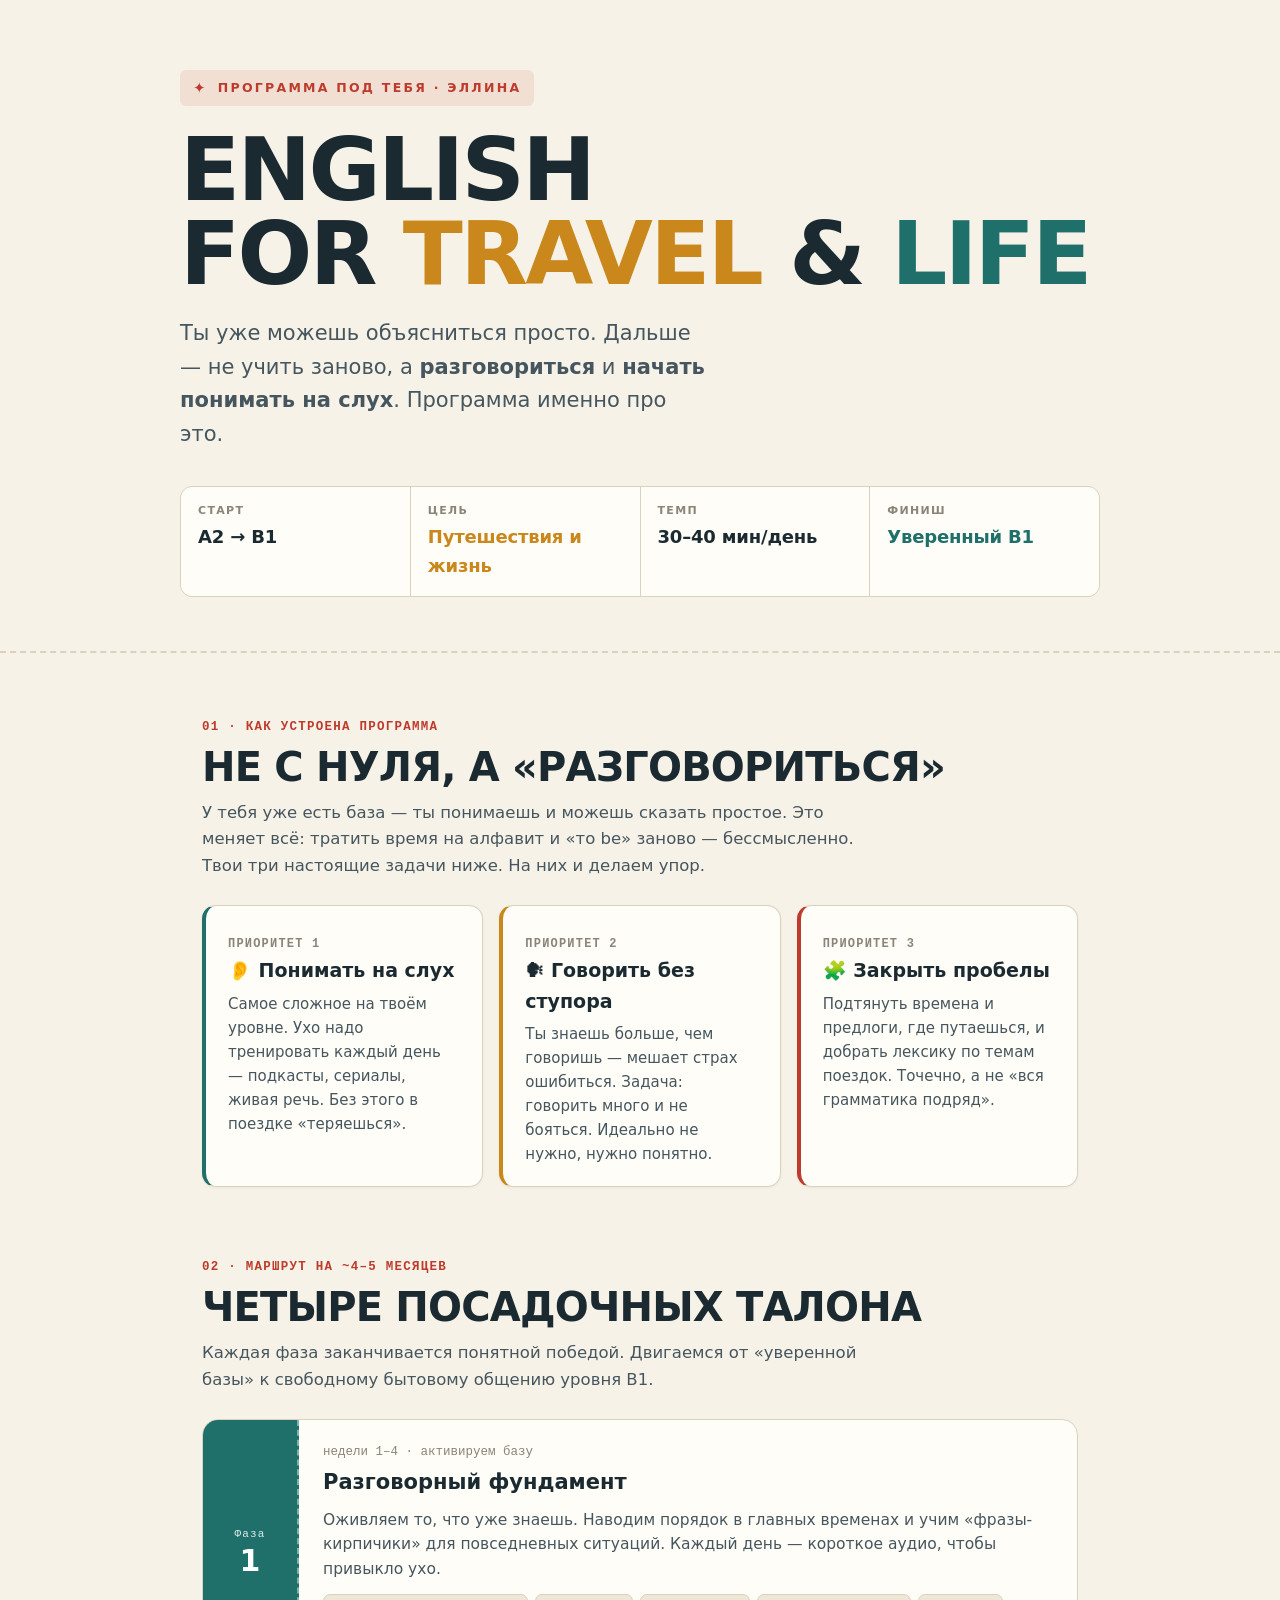
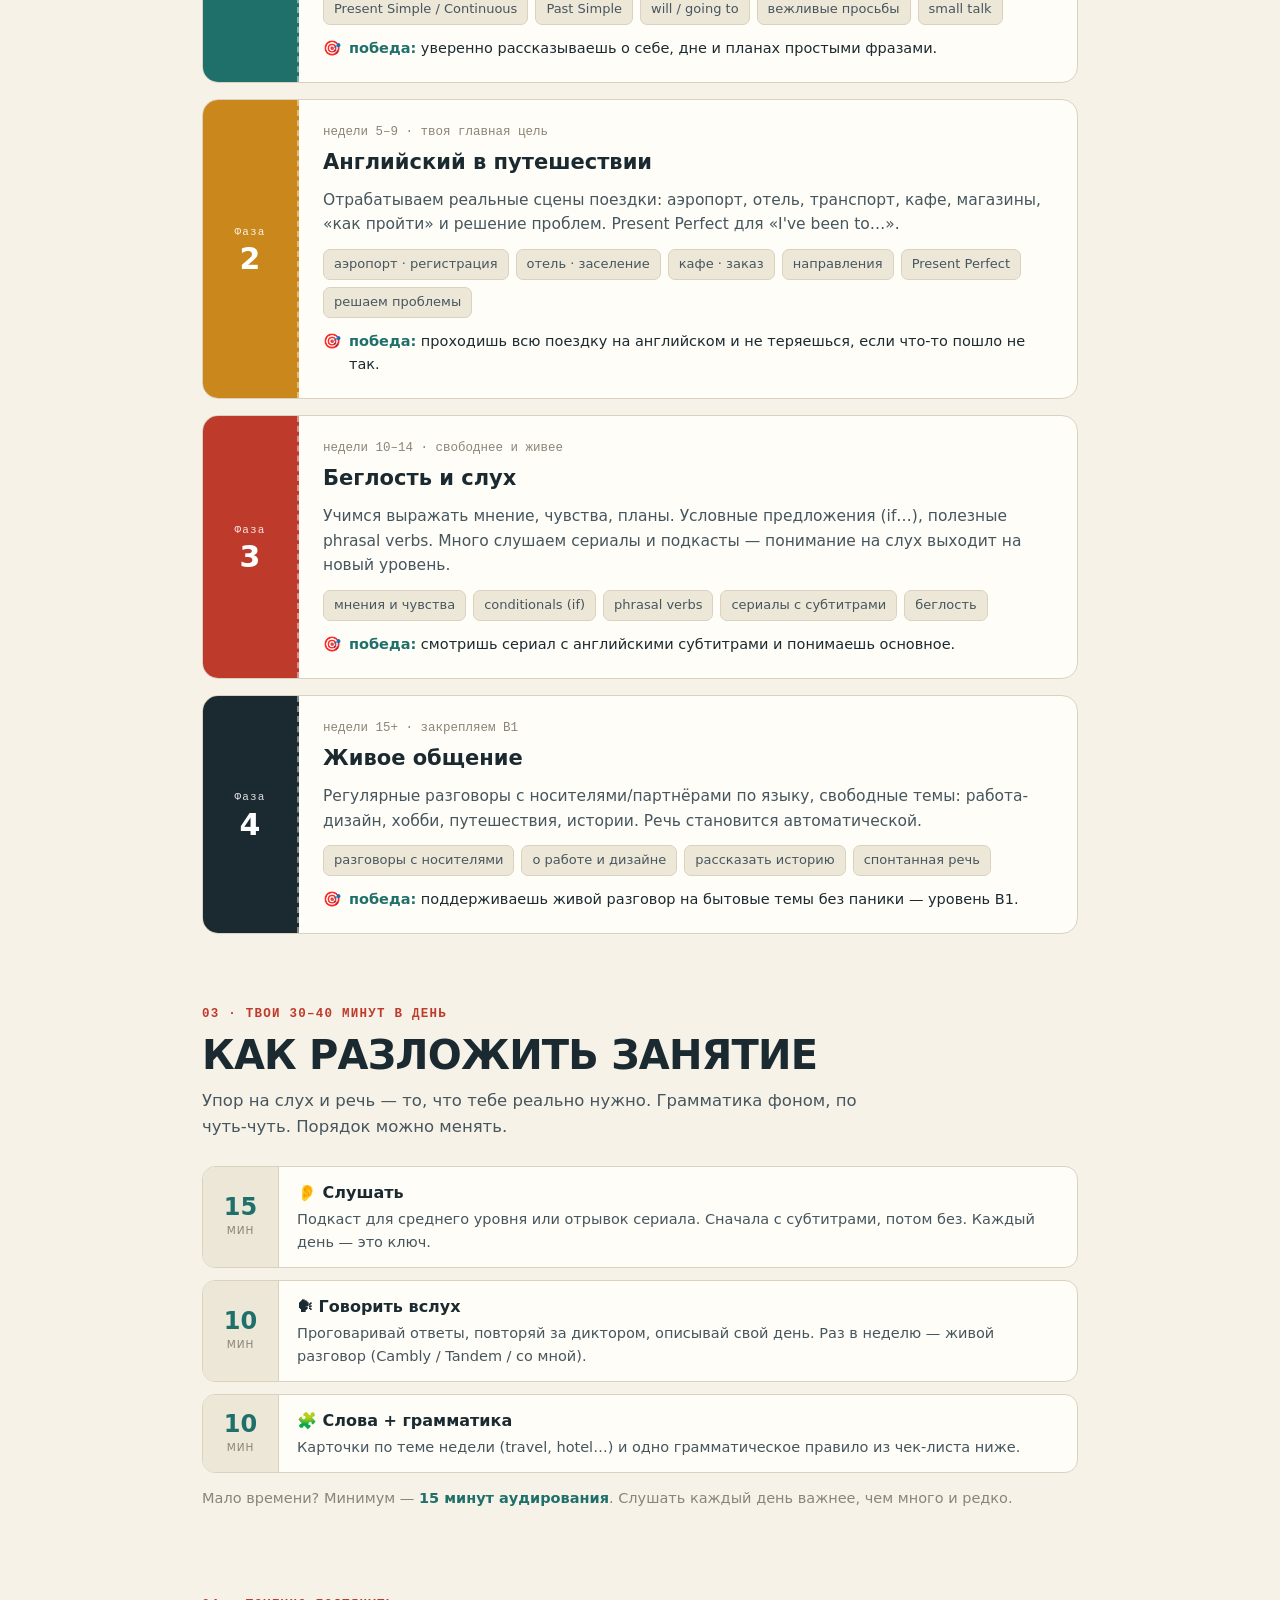
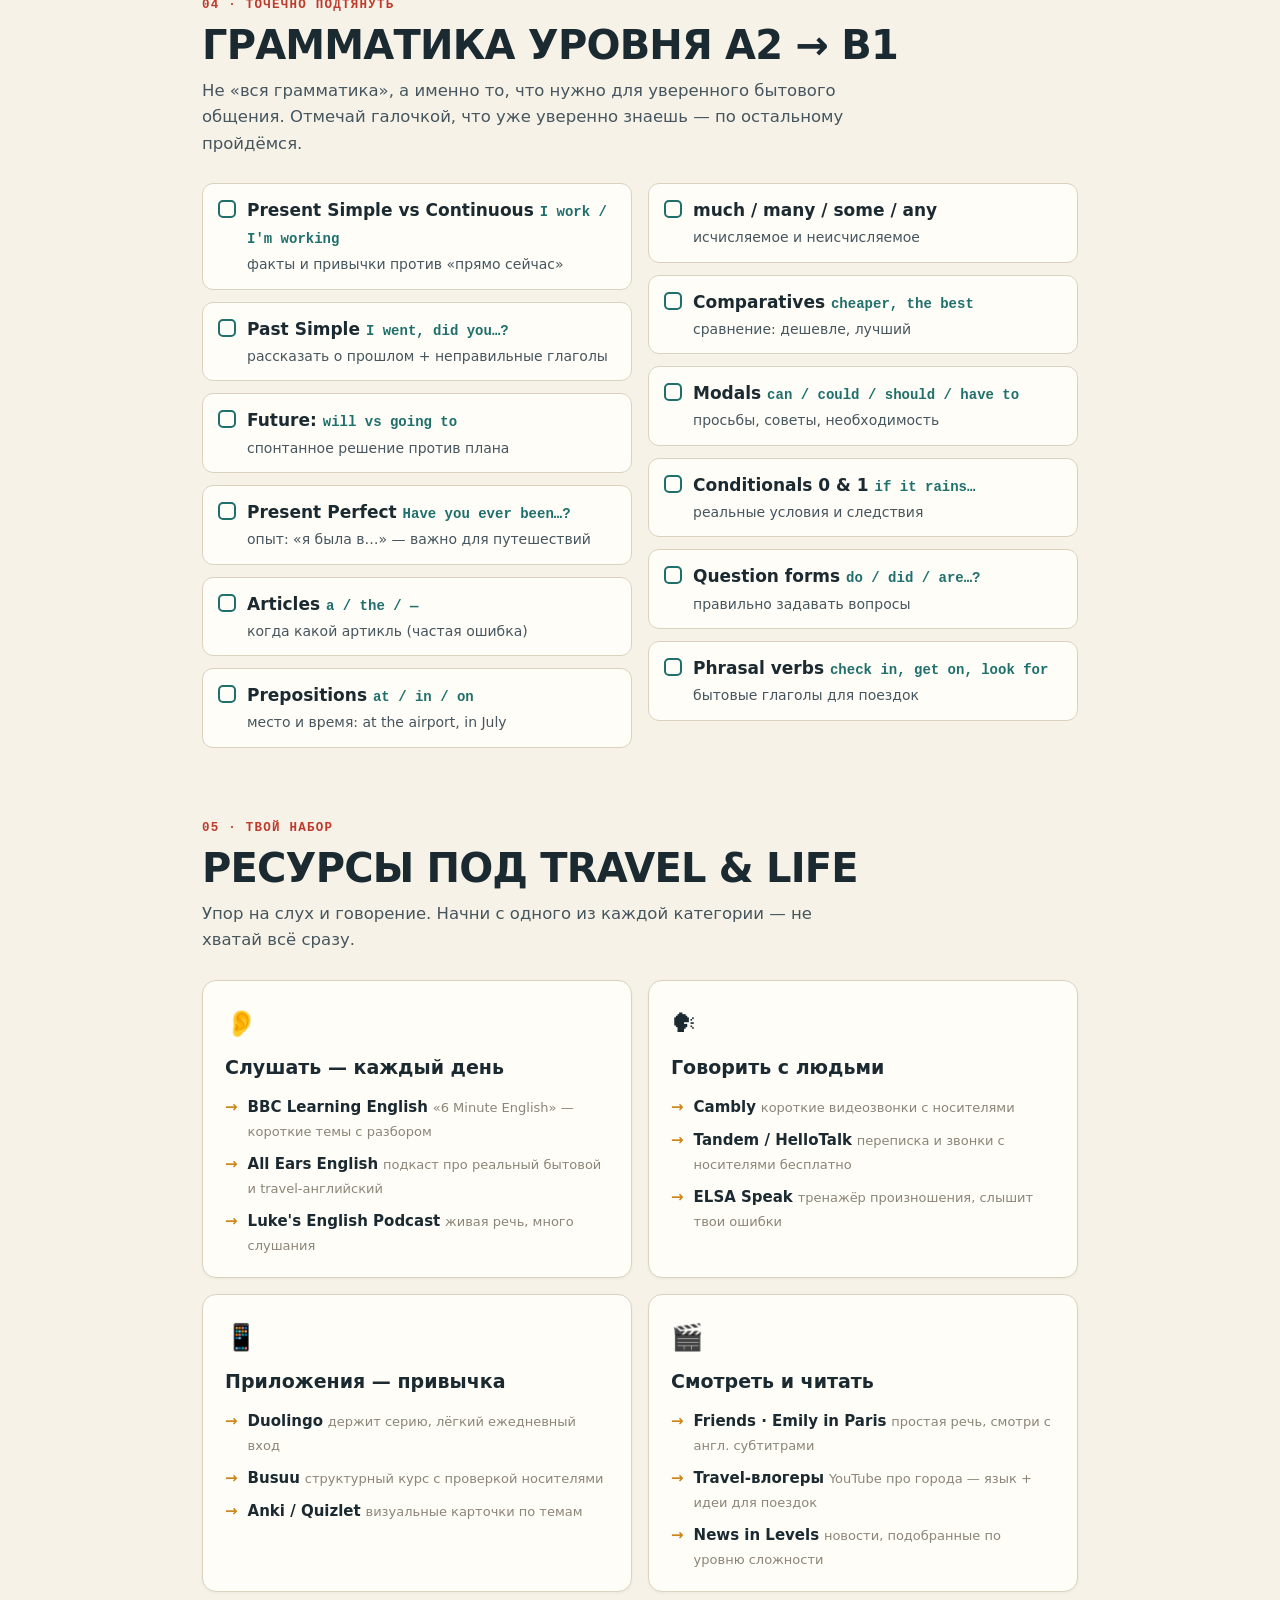
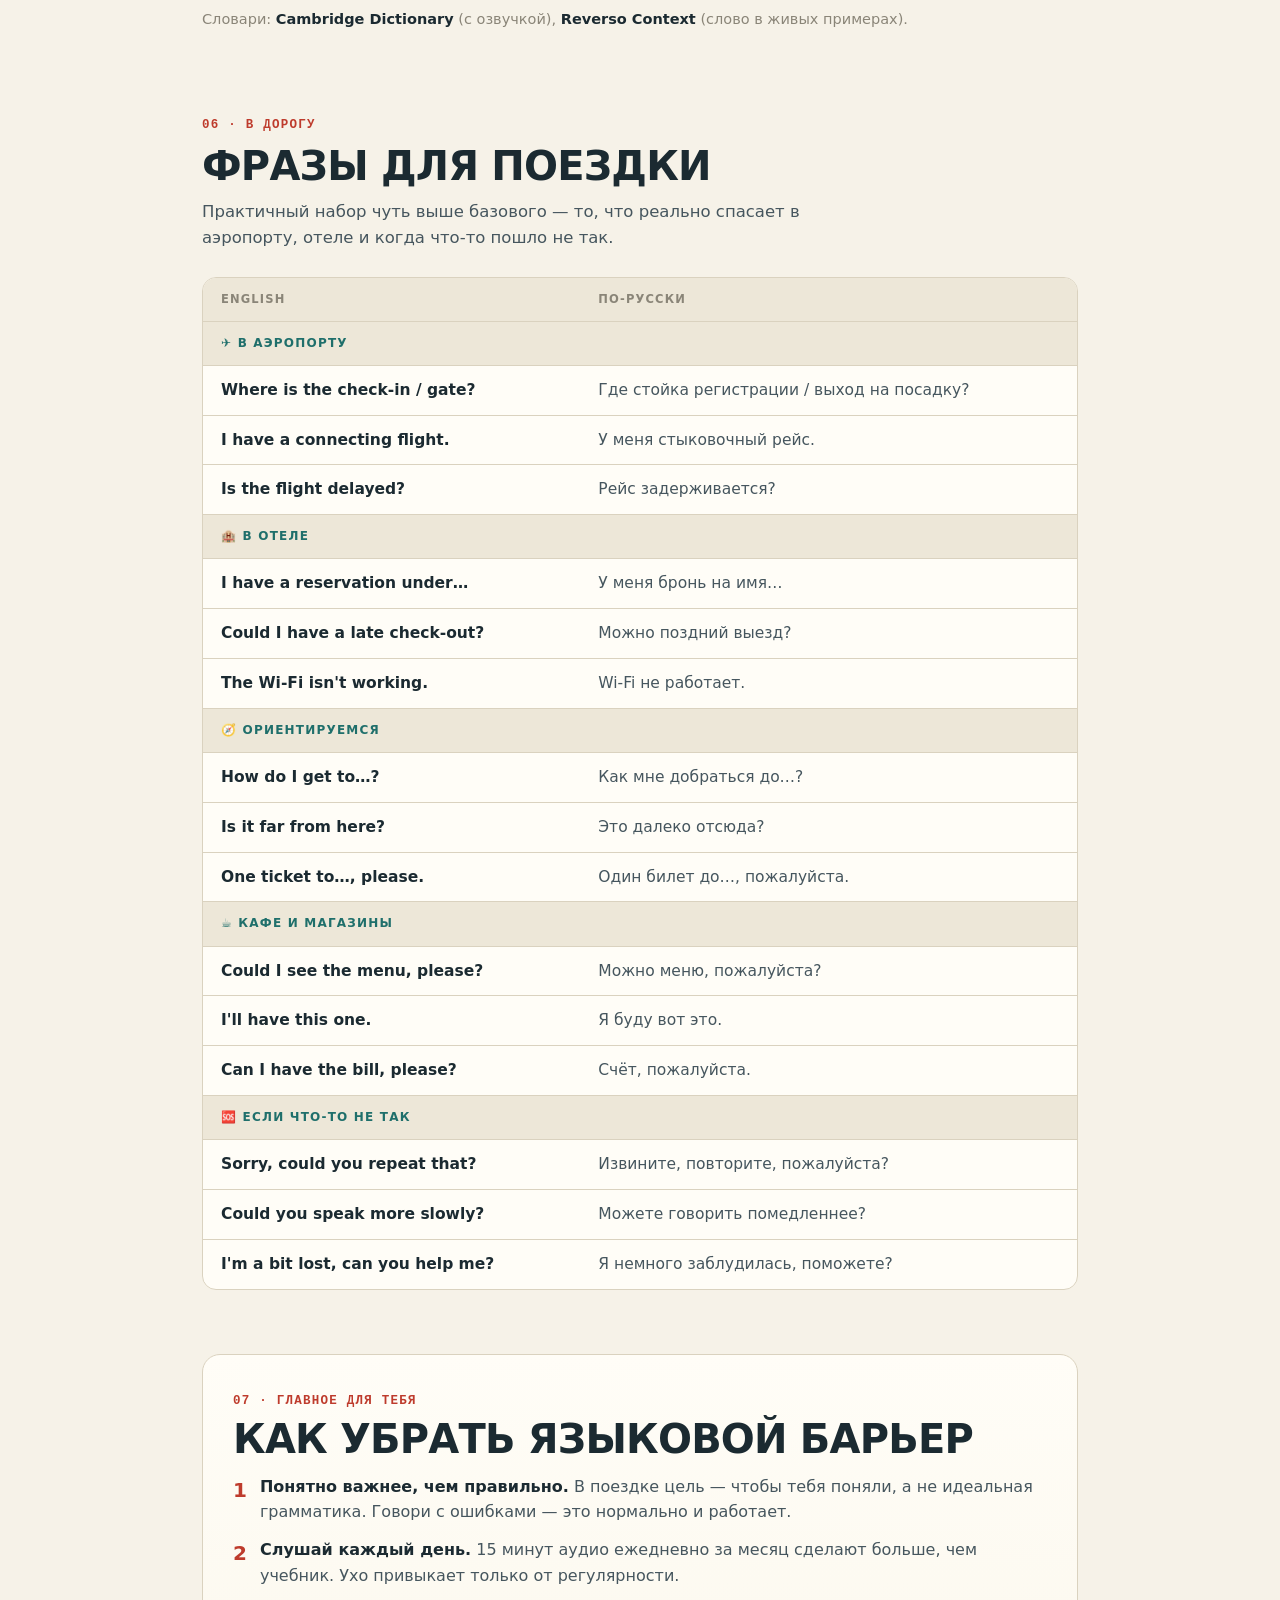
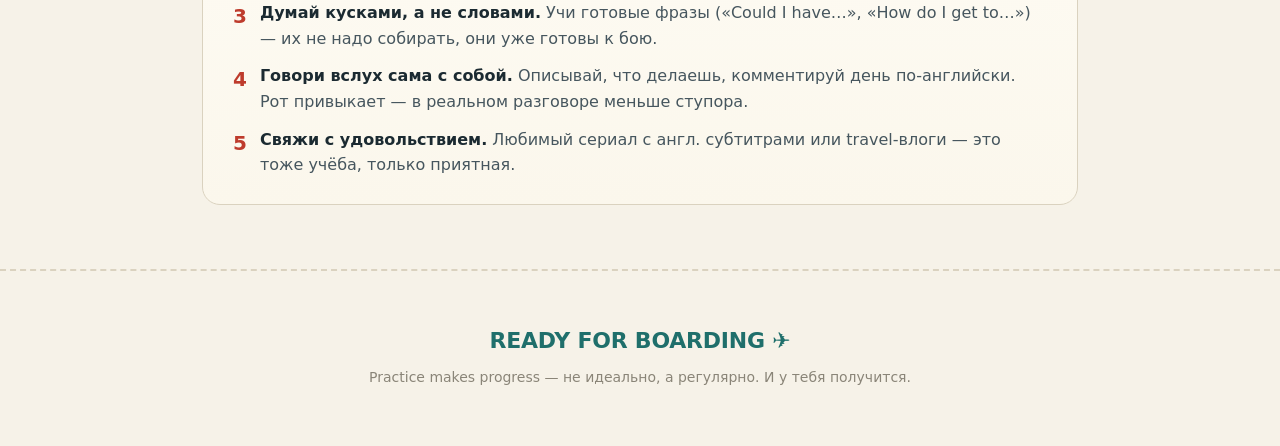
<file: english/index.html>
<!DOCTYPE html>
<html lang="ru">
<head>
<meta charset="utf-8">
<meta name="viewport" content="width=device-width, initial-scale=1">
<title>English for travel &amp; life — программа для Эллины</title>
<style>
  :root {
    --paper: #F6F2E8;
    --paper-2: #EDE7D8;
    --ink: #1B2A31;
    --ink-soft: #46565E;
    --ink-faint: #8A8578;
    --line: #DAD2BF;
    --teal: #1F6F6B;
    --teal-bright: #2A8C87;
    --amber: #C9871C;
    --red: #BE3B2C;
    --card: #FFFDF7;
    --card-2: #FBF7EC;
    --shadow: 27 42 49;
  }
  @media (prefers-color-scheme: dark) {
    :root {
      --paper: #12191C; --paper-2: #18232700; --paper-2: #182327; --ink: #EEF2EE;
      --ink-soft: #AEBAB8; --ink-faint: #7C837C; --line: #2A3639;
      --teal: #5CC2BB; --teal-bright: #74D4CD; --amber: #E4A742; --red: #E76A5B;
      --card: #182225; --card-2: #141C1F; --shadow: 0 0 0;
    }
  }
  :root[data-theme="light"] {
    --paper: #F6F2E8; --paper-2: #EDE7D8; --ink: #1B2A31; --ink-soft: #46565E;
    --ink-faint: #8A8578; --line: #DAD2BF; --teal: #1F6F6B; --teal-bright: #2A8C87;
    --amber: #C9871C; --red: #BE3B2C; --card: #FFFDF7; --card-2: #FBF7EC; --shadow: 27 42 49;
  }
  :root[data-theme="dark"] {
    --paper: #12191C; --paper-2: #182327; --ink: #EEF2EE; --ink-soft: #AEBAB8;
    --ink-faint: #7C837C; --line: #2A3639; --teal: #5CC2BB; --teal-bright: #74D4CD;
    --amber: #E4A742; --red: #E76A5B; --card: #182225; --card-2: #141C1F; --shadow: 0 0 0;
  }

  * { box-sizing: border-box; }
  html { -webkit-text-size-adjust: 100%; }
  body {
    margin: 0; background: var(--paper); color: var(--ink);
    font-family: system-ui, -apple-system, "Segoe UI", Roboto, sans-serif;
    line-height: 1.6; font-size: 17px; overflow-x: hidden;
  }
  .display {
    font-family: "Helvetica Neue", "Arial Narrow", system-ui, sans-serif;
    font-weight: 800; letter-spacing: -.02em;
  }
  .mono { font-family: ui-monospace, "SF Mono", "Cascadia Code", Menlo, Consolas, monospace; }
  .wrap { max-width: 920px; margin: 0 auto; padding: 0 22px; }

  /* ---- HERO: departure-board ---- */
  .hero { position: relative; padding: 70px 22px 54px; border-bottom: 2px dashed var(--line); overflow: hidden; }
  .hero-in { max-width: 920px; margin: 0 auto; position: relative; }
  .kicker {
    display: inline-flex; align-items: center; gap: 10px; font-size: 12.5px; font-weight: 700;
    letter-spacing: .18em; text-transform: uppercase; color: var(--red);
    background: color-mix(in srgb, var(--red) 10%, transparent); padding: 6px 13px; border-radius: 6px;
    margin: 0 0 22px;
  }
  .kicker .stamp { font-size: 15px; }
  h1.title {
    font-family: "Helvetica Neue", "Arial Narrow", system-ui, sans-serif;
    font-weight: 800; font-size: clamp(40px, 9vw, 88px); line-height: .95;
    letter-spacing: -.03em; text-transform: uppercase; margin: 0; text-wrap: balance;
  }
  h1.title .amber { color: var(--amber); }
  h1.title .teal { color: var(--teal); }
  .subtitle { font-size: clamp(17px, 2.4vw, 21px); color: var(--ink-soft); margin: 22px 0 0; max-width: 40ch; }
  .board {
    margin-top: 34px; display: grid; grid-template-columns: repeat(auto-fit, minmax(150px, 1fr));
    gap: 1px; background: var(--line); border: 1px solid var(--line); border-radius: 12px; overflow: hidden;
  }
  .board .cell { background: var(--card); padding: 15px 17px; }
  .board .cell .k { font-size: 11px; text-transform: uppercase; letter-spacing: .12em; color: var(--ink-faint); font-weight: 700; }
  .board .cell .v { font-family: "Helvetica Neue","Arial Narrow",system-ui,sans-serif; font-weight: 800; font-size: 18px; margin-top: 4px; letter-spacing: -.01em; }
  .board .cell .v.a { color: var(--amber); }
  .board .cell .v.t { color: var(--teal); }

  section { padding: 58px 0 6px; }
  .sec-head { margin-bottom: 26px; }
  .sec-num { font-family: ui-monospace, Menlo, monospace; font-size: 12.5px; letter-spacing: .1em; color: var(--red); font-weight: 700; text-transform: uppercase; }
  h2 { font-family: "Helvetica Neue","Arial Narrow",system-ui,sans-serif; font-weight: 800; font-size: clamp(26px, 5vw, 40px); line-height: 1.05; text-transform: uppercase; letter-spacing: -.02em; margin: 8px 0 0; text-wrap: balance; }
  .sec-lede { color: var(--ink-soft); margin: 12px 0 0; max-width: 64ch; font-size: 16.5px; }
  h3 { font-weight: 700; font-size: 19px; margin: 0 0 4px; }

  .grid { display: grid; gap: 16px; }
  .cols-3 { grid-template-columns: repeat(3, 1fr); }
  .cols-2 { grid-template-columns: repeat(2, 1fr); }
  @media (max-width: 720px) { .cols-3, .cols-2 { grid-template-columns: 1fr; } }

  .card { background: var(--card); border: 1px solid var(--line); border-radius: 14px; padding: 22px 22px 20px; box-shadow: 0 1px 3px rgb(var(--shadow) / .05); }
  .card .ic { font-size: 26px; display: block; margin-bottom: 8px; }
  .card p { margin: 6px 0 0; color: var(--ink-soft); font-size: 15px; }

  /* focus priority cards */
  .prio { border-left: 4px solid var(--teal); }
  .prio:nth-child(2) { border-left-color: var(--amber); }
  .prio:nth-child(3) { border-left-color: var(--red); }
  .prio .rank { font-family: ui-monospace, Menlo, monospace; font-size: 12px; color: var(--ink-faint); font-weight: 700; letter-spacing: .1em; text-transform: uppercase; }

  /* roadmap boarding passes */
  .phases { display: grid; gap: 16px; }
  .phase { background: var(--card); border: 1px solid var(--line); border-radius: 16px; overflow: hidden; display: grid; grid-template-columns: 96px 1fr; }
  @media (max-width: 620px) { .phase { grid-template-columns: 1fr; } }
  .phase .stub {
    background: var(--teal); color: #fff; padding: 20px 14px; display: flex; flex-direction: column;
    justify-content: center; align-items: center; text-align: center; border-right: 2px dashed color-mix(in srgb, #fff 45%, transparent);
  }
  .phase:nth-child(2) .stub { background: var(--amber); }
  .phase:nth-child(3) .stub { background: var(--red); }
  .phase:nth-child(4) .stub { background: var(--ink); }
  @media (max-width: 620px) { .phase .stub { border-right: none; border-bottom: 2px dashed color-mix(in srgb, #fff 45%, transparent); flex-direction: row; gap: 10px; } }
  .phase .stub .ph { font-family: ui-monospace, Menlo, monospace; font-size: 11px; letter-spacing: .1em; opacity: .85; }
  .phase .stub .big { font-family: "Helvetica Neue","Arial Narrow",system-ui,sans-serif; font-weight: 800; font-size: 30px; line-height: 1; margin-top: 3px; }
  .phase .content { padding: 22px 24px; }
  .phase .content .when { font-family: ui-monospace, Menlo, monospace; font-size: 12.5px; color: var(--ink-faint); }
  .phase .content h3 { font-size: 21px; margin: 4px 0 0; }
  .phase .content p { margin: 8px 0 12px; color: var(--ink-soft); font-size: 15.5px; }
  .tags { display: flex; flex-wrap: wrap; gap: 7px; }
  .tag { font-size: 13px; color: var(--ink-soft); background: var(--paper-2); border: 1px solid var(--line); border-radius: 7px; padding: 4px 10px; }
  .win { margin-top: 12px; font-size: 14.5px; display: flex; gap: 8px; align-items: baseline; }
  .win b { color: var(--teal); }

  /* day plan */
  .slots { display: grid; gap: 12px; }
  .slot { display: grid; grid-template-columns: 76px 1fr; background: var(--card); border: 1px solid var(--line); border-radius: 13px; overflow: hidden; }
  .slot .t { background: var(--paper-2); display: flex; flex-direction: column; align-items: center; justify-content: center; padding: 14px 6px; border-right: 1px solid var(--line); }
  .slot .t .n { font-family: "Helvetica Neue","Arial Narrow",system-ui,sans-serif; font-weight: 800; font-size: 24px; color: var(--teal); line-height: 1; }
  .slot .t .u { font-size: 10.5px; color: var(--ink-faint); text-transform: uppercase; letter-spacing: .08em; margin-top: 3px; }
  .slot .b { padding: 13px 18px; }
  .slot .b h4 { margin: 0 0 2px; font-size: 16px; }
  .slot .b p { margin: 0; color: var(--ink-soft); font-size: 14.5px; }

  /* grammar checklist */
  .check { columns: 2; column-gap: 16px; }
  @media (max-width: 640px) { .check { columns: 1; } }
  .check .item { break-inside: avoid; background: var(--card); border: 1px solid var(--line); border-radius: 11px; padding: 13px 15px; margin-bottom: 12px; display: grid; grid-template-columns: auto 1fr; gap: 11px; }
  .check .box { width: 18px; height: 18px; border: 2px solid var(--teal); border-radius: 5px; margin-top: 3px; flex: none; }
  .check .item .en { font-weight: 700; }
  .check .item .en .mono { color: var(--teal); font-weight: 600; font-size: 14px; }
  .check .item .ru { color: var(--ink-soft); font-size: 14px; display: block; margin-top: 2px; }

  /* resources */
  .res-card ul { margin: 12px 0 0; padding: 0; list-style: none; display: grid; gap: 9px; }
  .res-card li { font-size: 15px; display: grid; grid-template-columns: auto 1fr; gap: 10px; align-items: baseline; }
  .res-card li::before { content: "→"; color: var(--amber); font-weight: 700; }
  .res-card li .k { color: var(--ink); font-weight: 700; }
  .res-card li .d { color: var(--ink-faint); font-size: 13px; }

  /* phrasebook */
  .pb-wrap { overflow-x: auto; border: 1px solid var(--line); border-radius: 14px; background: var(--card); }
  table.pb { width: 100%; border-collapse: collapse; }
  table.pb th, table.pb td { text-align: left; padding: 12px 18px; border-bottom: 1px solid var(--line); font-size: 15.5px; }
  table.pb thead th { font-size: 11.5px; text-transform: uppercase; letter-spacing: .1em; color: var(--ink-faint); background: var(--paper-2); font-weight: 700; }
  table.pb tbody tr:last-child td { border-bottom: none; }
  table.pb .grp td { background: var(--paper-2); font-weight: 800; font-size: 12px; text-transform: uppercase; letter-spacing: .1em; color: var(--teal); font-family: "Helvetica Neue","Arial Narrow",system-ui,sans-serif; }
  table.pb .en { font-weight: 700; color: var(--ink); white-space: nowrap; }
  table.pb .ru { color: var(--ink-soft); }

  .note { background: linear-gradient(180deg, var(--card), var(--card-2)); border: 1px solid var(--line); border-radius: 18px; padding: 30px 30px 26px; }
  .note h2 { margin-top: 6px; }
  .note ul { margin: 14px 0 0; padding: 0; list-style: none; display: grid; gap: 12px; }
  .note li { display: grid; grid-template-columns: auto 1fr; gap: 13px; font-size: 16px; color: var(--ink-soft); }
  .note li b { color: var(--ink); }
  .note .num { font-family: "Helvetica Neue","Arial Narrow",system-ui,sans-serif; color: var(--red); font-weight: 800; font-size: 20px; }

  footer { text-align: center; padding: 52px 22px 58px; color: var(--ink-faint); border-top: 2px dashed var(--line); margin-top: 58px; }
  footer .big { font-family: "Helvetica Neue","Arial Narrow",system-ui,sans-serif; font-weight: 800; font-size: 22px; color: var(--teal); text-transform: uppercase; letter-spacing: -.01em; }
  footer p { margin: 8px 0 0; font-size: 14px; }

  .fade { opacity: 0; transform: translateY(13px); animation: rise .65s ease forwards; }
  @keyframes rise { to { opacity: 1; transform: none; } }
  @media (prefers-reduced-motion: reduce) { .fade { animation: none; opacity: 1; transform: none; } }
</style>
</head>
<body>

<header class="hero">
  <div class="hero-in fade">
    <span class="kicker"><span class="stamp">✦</span> Программа под тебя · Эллина</span>
    <h1 class="title">English<br>for <span class="amber">travel</span> &amp; <span class="teal">life</span></h1>
    <p class="subtitle">Ты уже можешь объясниться просто. Дальше — не учить заново, а <b>разговориться</b> и <b>начать понимать на слух</b>. Программа именно про это.</p>
    <div class="board">
      <div class="cell"><div class="k">Старт</div><div class="v">A2 → B1</div></div>
      <div class="cell"><div class="k">Цель</div><div class="v a">Путешествия и жизнь</div></div>
      <div class="cell"><div class="k">Темп</div><div class="v">30–40 мин/день</div></div>
      <div class="cell"><div class="k">Финиш</div><div class="v t">Уверенный B1</div></div>
    </div>
  </div>
</header>

<main class="wrap">

  <!-- POURQUOI -->
  <section>
    <div class="sec-head">
      <span class="sec-num">01 · как устроена программа</span>
      <h2>Не с нуля, а «разговориться»</h2>
      <p class="sec-lede">У тебя уже есть база — ты понимаешь и можешь сказать простое. Это меняет всё: тратить время на алфавит и «то be» заново — бессмысленно. Твои три настоящие задачи ниже. На них и делаем упор.</p>
    </div>
    <div class="grid cols-3">
      <div class="card prio">
        <span class="rank">Приоритет 1</span>
        <h3>👂 Понимать на слух</h3>
        <p>Самое сложное на твоём уровне. Ухо надо тренировать каждый день — подкасты, сериалы, живая речь. Без этого в поездке «теряешься».</p>
      </div>
      <div class="card prio">
        <span class="rank">Приоритет 2</span>
        <h3>🗣 Говорить без ступора</h3>
        <p>Ты знаешь больше, чем говоришь — мешает страх ошибиться. Задача: говорить много и не бояться. Идеально не нужно, нужно понятно.</p>
      </div>
      <div class="card prio">
        <span class="rank">Приоритет 3</span>
        <h3>🧩 Закрыть пробелы</h3>
        <p>Подтянуть времена и предлоги, где путаешься, и добрать лексику по темам поездок. Точечно, а не «вся грамматика подряд».</p>
      </div>
    </div>
  </section>

  <!-- ROADMAP -->
  <section>
    <div class="sec-head">
      <span class="sec-num">02 · маршрут на ~4–5 месяцев</span>
      <h2>Четыре посадочных талона</h2>
      <p class="sec-lede">Каждая фаза заканчивается понятной победой. Двигаемся от «уверенной базы» к свободному бытовому общению уровня B1.</p>
    </div>
    <div class="phases">

      <div class="phase">
        <div class="stub"><div><div class="ph">Фаза</div><div class="big">1</div></div></div>
        <div class="content">
          <div class="when">недели 1–4 · активируем базу</div>
          <h3>Разговорный фундамент</h3>
          <p>Оживляем то, что уже знаешь. Наводим порядок в главных временах и учим «фразы-кирпичики» для повседневных ситуаций. Каждый день — короткое аудио, чтобы привыкло ухо.</p>
          <div class="tags"><span class="tag">Present Simple / Continuous</span><span class="tag">Past Simple</span><span class="tag">will / going to</span><span class="tag">вежливые просьбы</span><span class="tag">small talk</span></div>
          <div class="win">🎯 <span><b>победа:</b> уверенно рассказываешь о себе, дне и планах простыми фразами.</span></div>
        </div>
      </div>

      <div class="phase">
        <div class="stub"><div><div class="ph">Фаза</div><div class="big">2</div></div></div>
        <div class="content">
          <div class="when">недели 5–9 · твоя главная цель</div>
          <h3>Английский в путешествии</h3>
          <p>Отрабатываем реальные сцены поездки: аэропорт, отель, транспорт, кафе, магазины, «как пройти» и решение проблем. Present Perfect для «I've been to…».</p>
          <div class="tags"><span class="tag">аэропорт · регистрация</span><span class="tag">отель · заселение</span><span class="tag">кафе · заказ</span><span class="tag">направления</span><span class="tag">Present Perfect</span><span class="tag">решаем проблемы</span></div>
          <div class="win">🎯 <span><b>победа:</b> проходишь всю поездку на английском и не теряешься, если что-то пошло не так.</span></div>
        </div>
      </div>

      <div class="phase">
        <div class="stub"><div><div class="ph">Фаза</div><div class="big">3</div></div></div>
        <div class="content">
          <div class="when">недели 10–14 · свободнее и живее</div>
          <h3>Беглость и слух</h3>
          <p>Учимся выражать мнение, чувства, планы. Условные предложения (if…), полезные phrasal verbs. Много слушаем сериалы и подкасты — понимание на слух выходит на новый уровень.</p>
          <div class="tags"><span class="tag">мнения и чувства</span><span class="tag">conditionals (if)</span><span class="tag">phrasal verbs</span><span class="tag">сериалы с субтитрами</span><span class="tag">беглость</span></div>
          <div class="win">🎯 <span><b>победа:</b> смотришь сериал с английскими субтитрами и понимаешь основное.</span></div>
        </div>
      </div>

      <div class="phase">
        <div class="stub"><div><div class="ph">Фаза</div><div class="big">4</div></div></div>
        <div class="content">
          <div class="when">недели 15+ · закрепляем B1</div>
          <h3>Живое общение</h3>
          <p>Регулярные разговоры с носителями/партнёрами по языку, свободные темы: работа-дизайн, хобби, путешествия, истории. Речь становится автоматической.</p>
          <div class="tags"><span class="tag">разговоры с носителями</span><span class="tag">о работе и дизайне</span><span class="tag">рассказать историю</span><span class="tag">спонтанная речь</span></div>
          <div class="win">🎯 <span><b>победа:</b> поддерживаешь живой разговор на бытовые темы без паники — уровень B1.</span></div>
        </div>
      </div>

    </div>
  </section>

  <!-- DAY -->
  <section>
    <div class="sec-head">
      <span class="sec-num">03 · твои 30–40 минут в день</span>
      <h2>Как разложить занятие</h2>
      <p class="sec-lede">Упор на слух и речь — то, что тебе реально нужно. Грамматика фоном, по чуть-чуть. Порядок можно менять.</p>
    </div>
    <div class="slots">
      <div class="slot"><div class="t"><div class="n">15</div><div class="u">мин</div></div><div class="b"><h4>👂 Слушать</h4><p>Подкаст для среднего уровня или отрывок сериала. Сначала с субтитрами, потом без. Каждый день — это ключ.</p></div></div>
      <div class="slot"><div class="t"><div class="n">10</div><div class="u">мин</div></div><div class="b"><h4>🗣 Говорить вслух</h4><p>Проговаривай ответы, повторяй за диктором, описывай свой день. Раз в неделю — живой разговор (Cambly / Tandem / со мной).</p></div></div>
      <div class="slot"><div class="t"><div class="n">10</div><div class="u">мин</div></div><div class="b"><h4>🧩 Слова + грамматика</h4><p>Карточки по теме недели (travel, hotel…) и одно грамматическое правило из чек-листа ниже.</p></div></div>
    </div>
    <p style="margin-top:14px;font-size:14.5px;color:var(--ink-faint)">Мало времени? Минимум — <b style="color:var(--teal)">15 минут аудирования</b>. Слушать каждый день важнее, чем много и редко.</p>
  </section>

  <!-- GRAMMAR CHECKLIST -->
  <section>
    <div class="sec-head">
      <span class="sec-num">04 · точечно подтянуть</span>
      <h2>Грамматика уровня A2 → B1</h2>
      <p class="sec-lede">Не «вся грамматика», а именно то, что нужно для уверенного бытового общения. Отмечай галочкой, что уже уверенно знаешь — по остальному пройдёмся.</p>
    </div>
    <div class="check">
      <div class="item"><span class="box"></span><span><span class="en">Present Simple vs Continuous <span class="mono">I work / I'm working</span></span><span class="ru">факты и привычки против «прямо сейчас»</span></span></div>
      <div class="item"><span class="box"></span><span><span class="en">Past Simple <span class="mono">I went, did you…?</span></span><span class="ru">рассказать о прошлом + неправильные глаголы</span></span></div>
      <div class="item"><span class="box"></span><span><span class="en">Future: <span class="mono">will vs going to</span></span><span class="ru">спонтанное решение против плана</span></span></div>
      <div class="item"><span class="box"></span><span><span class="en">Present Perfect <span class="mono">Have you ever been…?</span></span><span class="ru">опыт: «я была в…» — важно для путешествий</span></span></div>
      <div class="item"><span class="box"></span><span><span class="en">Articles <span class="mono">a / the / —</span></span><span class="ru">когда какой артикль (частая ошибка)</span></span></div>
      <div class="item"><span class="box"></span><span><span class="en">Prepositions <span class="mono">at / in / on</span></span><span class="ru">место и время: at the airport, in July</span></span></div>
      <div class="item"><span class="box"></span><span><span class="en">much / many / some / any</span><span class="ru">исчисляемое и неисчисляемое</span></span></div>
      <div class="item"><span class="box"></span><span><span class="en">Comparatives <span class="mono">cheaper, the best</span></span><span class="ru">сравнение: дешевле, лучший</span></span></div>
      <div class="item"><span class="box"></span><span><span class="en">Modals <span class="mono">can / could / should / have to</span></span><span class="ru">просьбы, советы, необходимость</span></span></div>
      <div class="item"><span class="box"></span><span><span class="en">Conditionals 0 &amp; 1 <span class="mono">if it rains…</span></span><span class="ru">реальные условия и следствия</span></span></div>
      <div class="item"><span class="box"></span><span><span class="en">Question forms <span class="mono">do / did / are…?</span></span><span class="ru">правильно задавать вопросы</span></span></div>
      <div class="item"><span class="box"></span><span><span class="en">Phrasal verbs <span class="mono">check in, get on, look for</span></span><span class="ru">бытовые глаголы для поездок</span></span></div>
    </div>
  </section>

  <!-- RESOURCES -->
  <section>
    <div class="sec-head">
      <span class="sec-num">05 · твой набор</span>
      <h2>Ресурсы под travel &amp; life</h2>
      <p class="sec-lede">Упор на слух и говорение. Начни с одного из каждой категории — не хватай всё сразу.</p>
    </div>
    <div class="grid cols-2">
      <div class="card res-card">
        <span class="ic">👂</span><h3>Слушать — каждый день</h3>
        <ul>
          <li><span><span class="k">BBC Learning English</span> <span class="d">«6 Minute English» — короткие темы с разбором</span></span></li>
          <li><span><span class="k">All Ears English</span> <span class="d">подкаст про реальный бытовой и travel-английский</span></span></li>
          <li><span><span class="k">Luke's English Podcast</span> <span class="d">живая речь, много слушания</span></span></li>
        </ul>
      </div>
      <div class="card res-card">
        <span class="ic">🗣</span><h3>Говорить с людьми</h3>
        <ul>
          <li><span><span class="k">Cambly</span> <span class="d">короткие видеозвонки с носителями</span></span></li>
          <li><span><span class="k">Tandem / HelloTalk</span> <span class="d">переписка и звонки с носителями бесплатно</span></span></li>
          <li><span><span class="k">ELSA Speak</span> <span class="d">тренажёр произношения, слышит твои ошибки</span></span></li>
        </ul>
      </div>
      <div class="card res-card">
        <span class="ic">📱</span><h3>Приложения — привычка</h3>
        <ul>
          <li><span><span class="k">Duolingo</span> <span class="d">держит серию, лёгкий ежедневный вход</span></span></li>
          <li><span><span class="k">Busuu</span> <span class="d">структурный курс с проверкой носителями</span></span></li>
          <li><span><span class="k">Anki / Quizlet</span> <span class="d">визуальные карточки по темам</span></span></li>
        </ul>
      </div>
      <div class="card res-card">
        <span class="ic">🎬</span><h3>Смотреть и читать</h3>
        <ul>
          <li><span><span class="k">Friends · Emily in Paris</span> <span class="d">простая речь, смотри с англ. субтитрами</span></span></li>
          <li><span><span class="k">Travel-влогеры</span> <span class="d">YouTube про города — язык + идеи для поездок</span></span></li>
          <li><span><span class="k">News in Levels</span> <span class="d">новости, подобранные по уровню сложности</span></span></li>
        </ul>
      </div>
    </div>
    <p style="margin-top:16px;font-size:14.5px;color:var(--ink-faint)">Словари: <b style="color:var(--ink)">Cambridge Dictionary</b> (с озвучкой), <b style="color:var(--ink)">Reverso Context</b> (слово в живых примерах).</p>
  </section>

  <!-- PHRASEBOOK -->
  <section>
    <div class="sec-head">
      <span class="sec-num">06 · в дорогу</span>
      <h2>Фразы для поездки</h2>
      <p class="sec-lede">Практичный набор чуть выше базового — то, что реально спасает в аэропорту, отеле и когда что-то пошло не так.</p>
    </div>
    <div class="pb-wrap">
      <table class="pb">
        <thead><tr><th>English</th><th>По-русски</th></tr></thead>
        <tbody>
          <tr class="grp"><td colspan="2">✈ В аэропорту</td></tr>
          <tr><td class="en">Where is the check-in / gate?</td><td class="ru">Где стойка регистрации / выход на посадку?</td></tr>
          <tr><td class="en">I have a connecting flight.</td><td class="ru">У меня стыковочный рейс.</td></tr>
          <tr><td class="en">Is the flight delayed?</td><td class="ru">Рейс задерживается?</td></tr>

          <tr class="grp"><td colspan="2">🏨 В отеле</td></tr>
          <tr><td class="en">I have a reservation under…</td><td class="ru">У меня бронь на имя…</td></tr>
          <tr><td class="en">Could I have a late check-out?</td><td class="ru">Можно поздний выезд?</td></tr>
          <tr><td class="en">The Wi-Fi isn't working.</td><td class="ru">Wi-Fi не работает.</td></tr>

          <tr class="grp"><td colspan="2">🧭 Ориентируемся</td></tr>
          <tr><td class="en">How do I get to…?</td><td class="ru">Как мне добраться до…?</td></tr>
          <tr><td class="en">Is it far from here?</td><td class="ru">Это далеко отсюда?</td></tr>
          <tr><td class="en">One ticket to…, please.</td><td class="ru">Один билет до…, пожалуйста.</td></tr>

          <tr class="grp"><td colspan="2">☕ Кафе и магазины</td></tr>
          <tr><td class="en">Could I see the menu, please?</td><td class="ru">Можно меню, пожалуйста?</td></tr>
          <tr><td class="en">I'll have this one.</td><td class="ru">Я буду вот это.</td></tr>
          <tr><td class="en">Can I have the bill, please?</td><td class="ru">Счёт, пожалуйста.</td></tr>

          <tr class="grp"><td colspan="2">🆘 Если что-то не так</td></tr>
          <tr><td class="en">Sorry, could you repeat that?</td><td class="ru">Извините, повторите, пожалуйста?</td></tr>
          <tr><td class="en">Could you speak more slowly?</td><td class="ru">Можете говорить помедленнее?</td></tr>
          <tr><td class="en">I'm a bit lost, can you help me?</td><td class="ru">Я немного заблудилась, поможете?</td></tr>
        </tbody>
      </table>
    </div>
  </section>

  <!-- BARRIER -->
  <section>
    <div class="note">
      <span class="sec-num">07 · главное для тебя</span>
      <h2>Как убрать языковой барьер</h2>
      <ul>
        <li><span class="num">1</span><span><b>Понятно важнее, чем правильно.</b> В поездке цель — чтобы тебя поняли, а не идеальная грамматика. Говори с ошибками — это нормально и работает.</span></li>
        <li><span class="num">2</span><span><b>Слушай каждый день.</b> 15 минут аудио ежедневно за месяц сделают больше, чем учебник. Ухо привыкает только от регулярности.</span></li>
        <li><span class="num">3</span><span><b>Думай кусками, а не словами.</b> Учи готовые фразы («Could I have…», «How do I get to…») — их не надо собирать, они уже готовы к бою.</span></li>
        <li><span class="num">4</span><span><b>Говори вслух сама с собой.</b> Описывай, что делаешь, комментируй день по-английски. Рот привыкает — в реальном разговоре меньше ступора.</span></li>
        <li><span class="num">5</span><span><b>Свяжи с удовольствием.</b> Любимый сериал с англ. субтитрами или travel-влоги — это тоже учёба, только приятная.</span></li>
      </ul>
    </div>
  </section>

</main>

<footer>
  <div class="big">Ready for boarding ✈</div>
  <p>Practice makes progress — не идеально, а регулярно. И у тебя получится.</p>
</footer>

<script>
  document.addEventListener("DOMContentLoaded", function () {
    if (window.matchMedia && window.matchMedia("(prefers-reduced-motion: reduce)").matches) return;
    var io = new IntersectionObserver(function (es) {
      es.forEach(function (e) { if (e.isIntersecting) { e.target.classList.add("fade"); io.unobserve(e.target); } });
    }, { threshold: 0.08 });
    document.querySelectorAll("section").forEach(function (s) { io.observe(s); });
  });
</script>
</body>
</html>
</file>
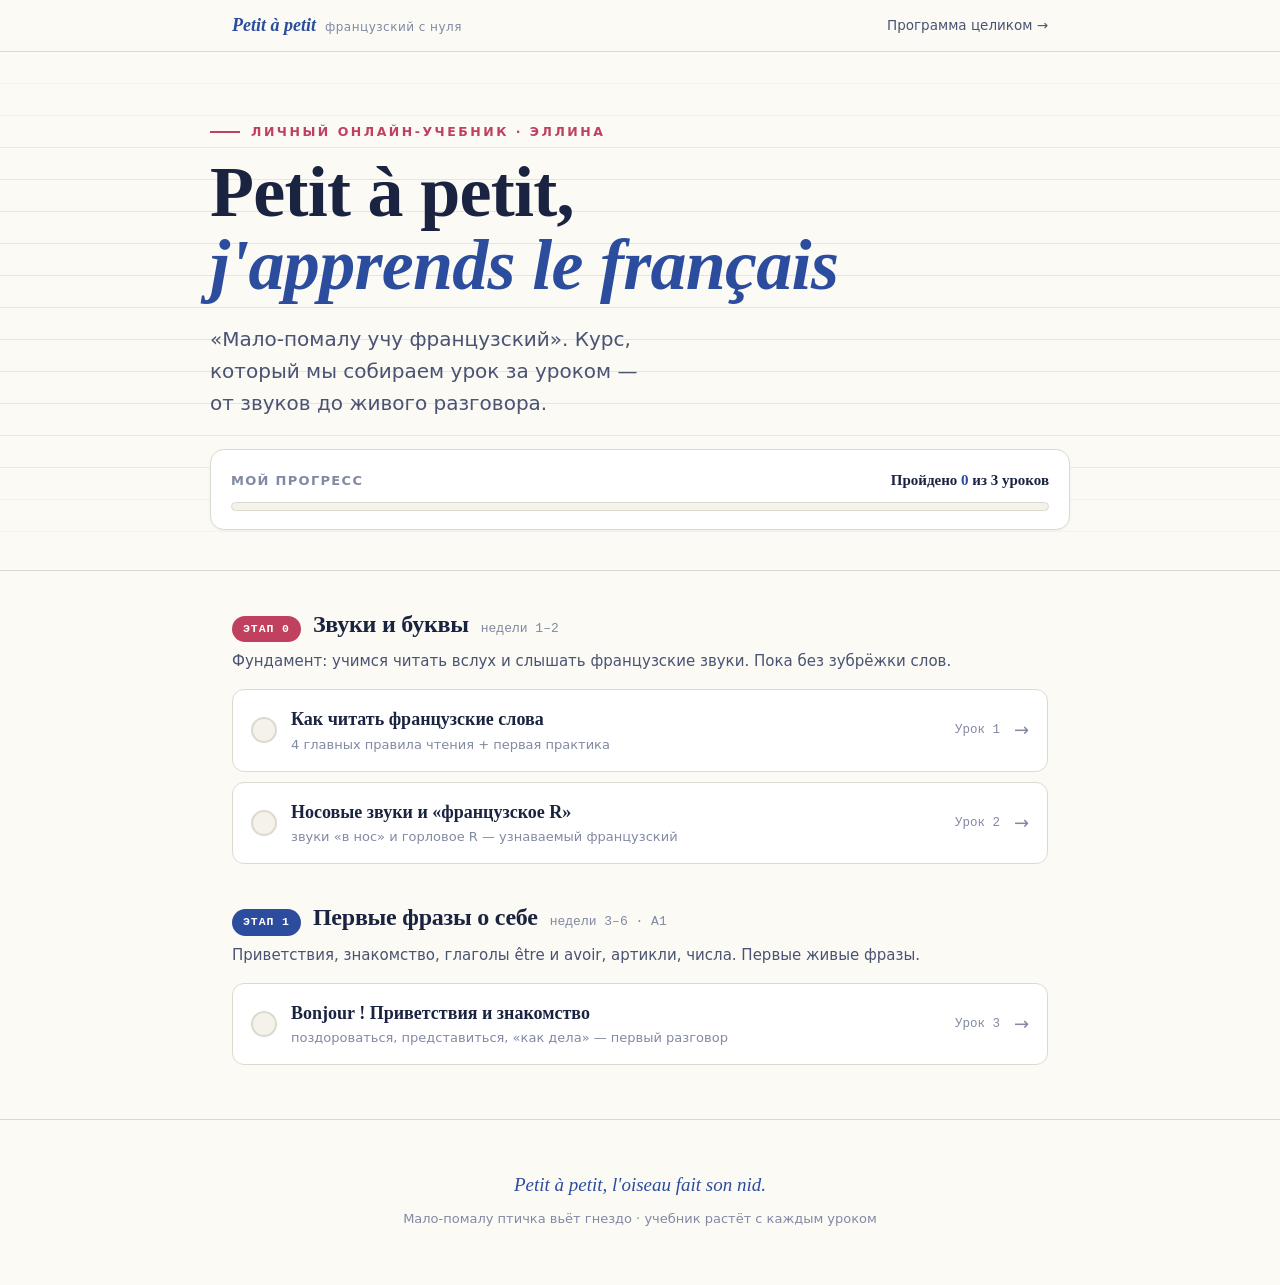
<file: francais/index.html>
<!DOCTYPE html>
<html lang="ru">
<head>
<meta charset="utf-8">
<meta name="viewport" content="width=device-width, initial-scale=1">
<title>Petit à petit · французский с нуля — учебник</title>
<link rel="stylesheet" href="style.css">
</head>
<body>

<div class="topbar">
  <div class="topbar-in">
    <a class="brand" href="index.html">
      <span class="fr">Petit à petit</span>
      <span class="sub">французский с нуля</span>
    </a>
    <a class="to-index" href="programma.html">Программа целиком →</a>
  </div>
</div>

<header class="cover">
  <div class="cover-lines"></div>
  <div class="cover-in fade">
    <p class="eyebrow">Личный онлайн-учебник · Эллина</p>
    <h1>Petit à petit,<br><span class="accent">j'apprends le français</span></h1>
    <p class="tagline">«Мало-помалу учу французский». Курс, который мы собираем урок за уроком — от звуков до живого разговора.</p>

    <div class="progress-card">
      <div class="progress-top">
        <span class="lbl">Мой прогресс</span>
        <span class="cnt">Пройдено <b>0</b> из 1 уроков</span>
      </div>
      <div class="bar"><i></i></div>
    </div>
  </div>
</header>

<main class="wrap">

  <!-- ЭТАП 0 -->
  <section class="module" data-stage="0">
    <div class="module-head">
      <span class="module-tag">Этап 0</span>
      <h2>Звуки и буквы</h2>
      <span class="when">недели 1–2</span>
    </div>
    <p class="module-desc">Фундамент: учимся читать вслух и слышать французские звуки. Пока без зубрёжки слов.</p>
    <ul class="lessons">
      <li>
        <a class="lesson-link" href="urok-01.html" data-lesson="urok-01">
          <span class="status"></span>
          <span class="t">Как читать французские слова
            <small>4 главных правила чтения + первая практика</small>
          </span>
          <span class="n">Урок 1</span>
          <span class="arrow">→</span>
        </a>
      </li>
      <li>
        <a class="lesson-link" href="urok-02.html" data-lesson="urok-02">
          <span class="status"></span>
          <span class="t">Носовые звуки и «французское R»
            <small>звуки «в нос» и горловое R — узнаваемый французский</small>
          </span>
          <span class="n">Урок 2</span>
          <span class="arrow">→</span>
        </a>
      </li>
    </ul>
  </section>

  <!-- ЭТАП 1 (превью) -->
  <section class="module" data-stage="1">
    <div class="module-head">
      <span class="module-tag">Этап 1</span>
      <h2>Первые фразы о себе</h2>
      <span class="when">недели 3–6 · A1</span>
    </div>
    <p class="module-desc">Приветствия, знакомство, глаголы être и avoir, артикли, числа. Первые живые фразы.</p>
    <ul class="lessons">
      <li>
        <a class="lesson-link" href="urok-03.html" data-lesson="urok-03">
          <span class="status"></span>
          <span class="t">Bonjour ! Приветствия и знакомство
            <small>поздороваться, представиться, «как дела» — первый разговор</small>
          </span>
          <span class="n">Урок 3</span>
          <span class="arrow">→</span>
        </a>
      </li>
    </ul>
  </section>

</main>

<footer class="site">
  <div class="fr">Petit à petit, l'oiseau fait son nid.</div>
  <p>Мало-помалу птичка вьёт гнездо · учебник растёт с каждым уроком</p>
</footer>

<script src="app.js"></script>
</body>
</html>
</file>
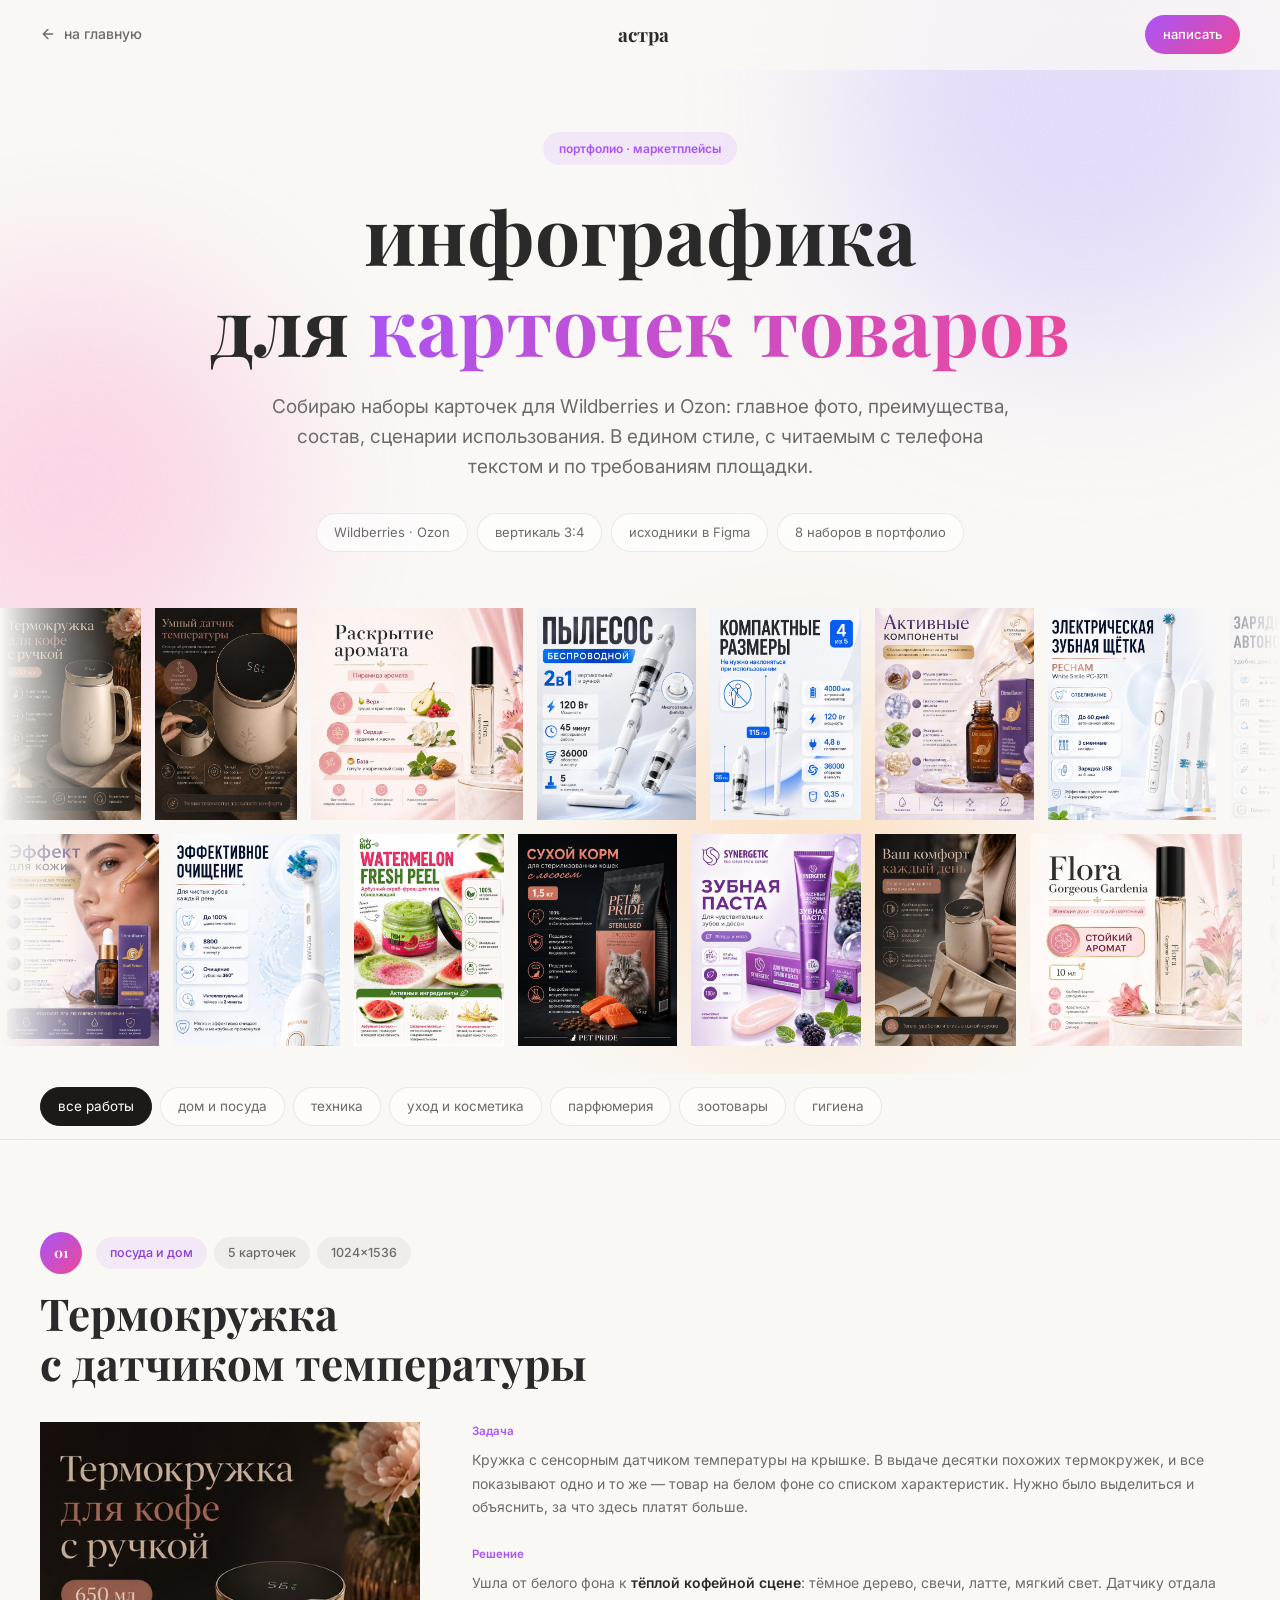
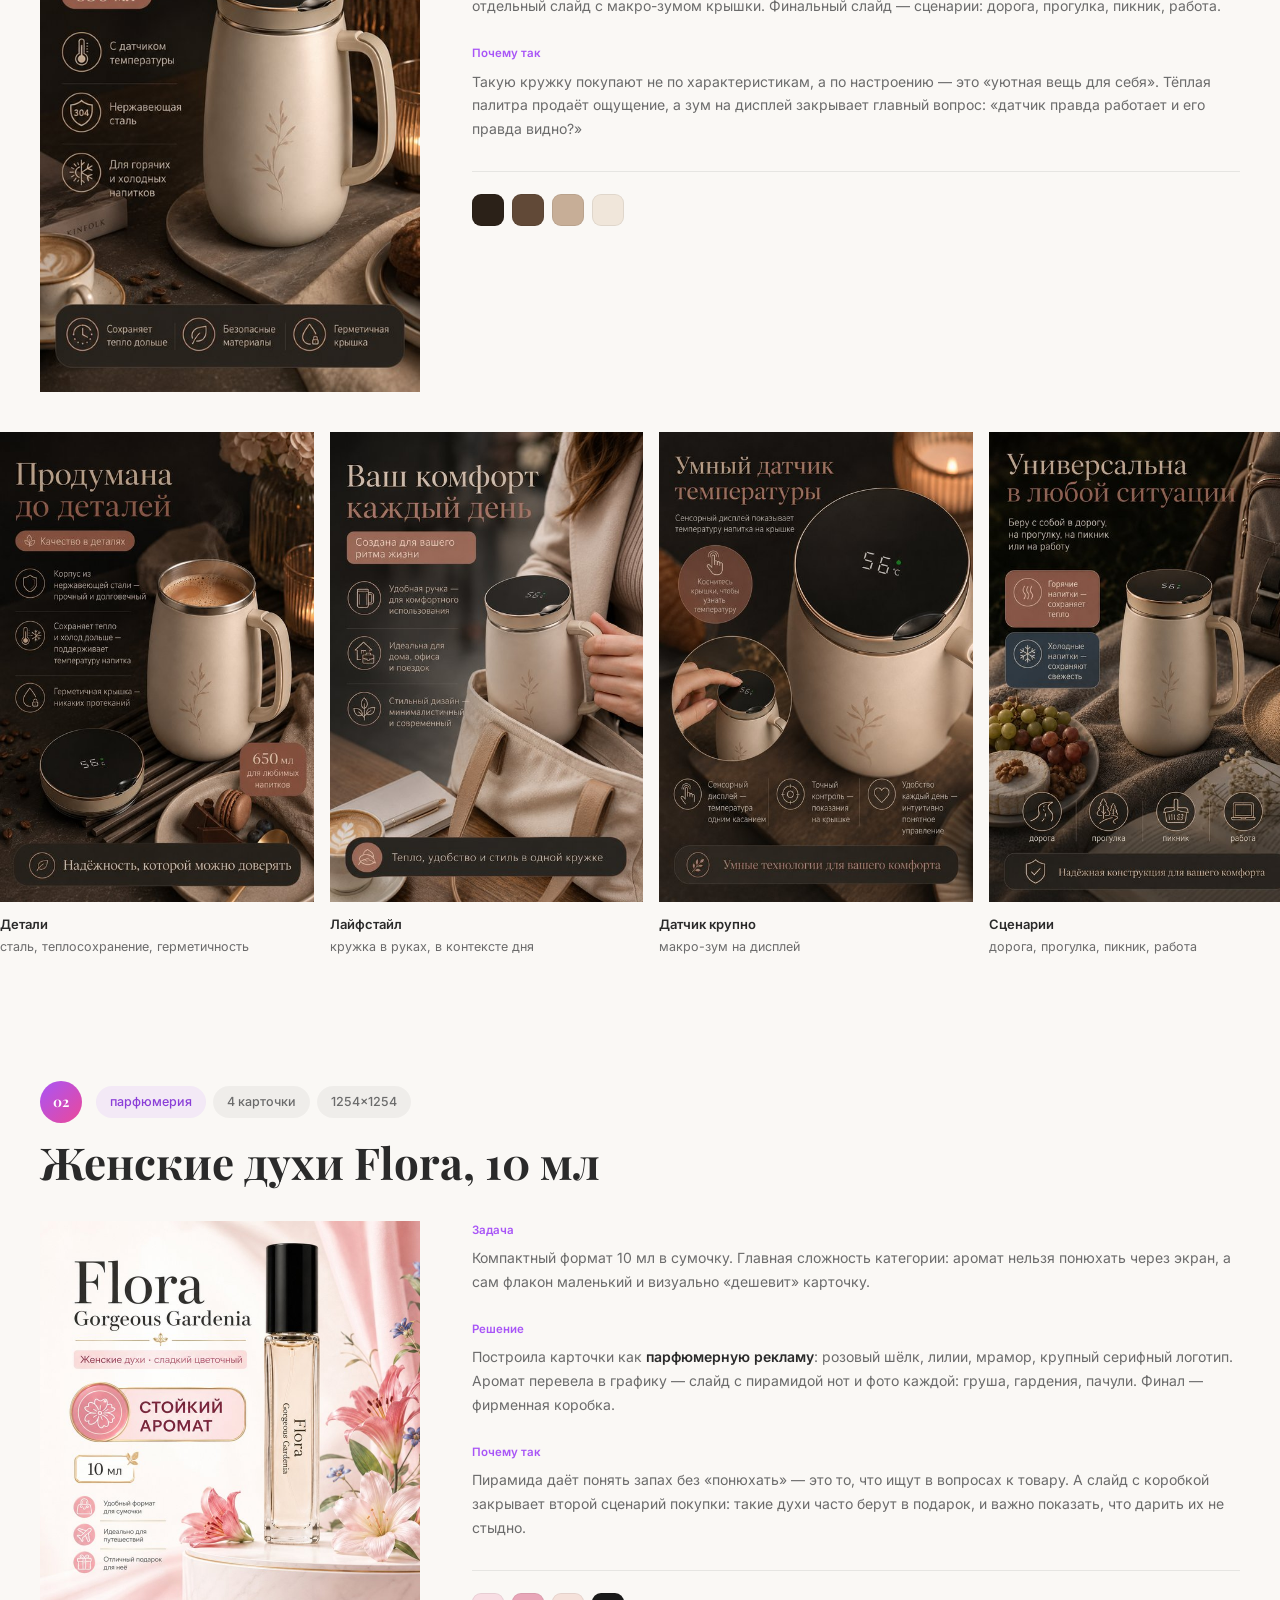
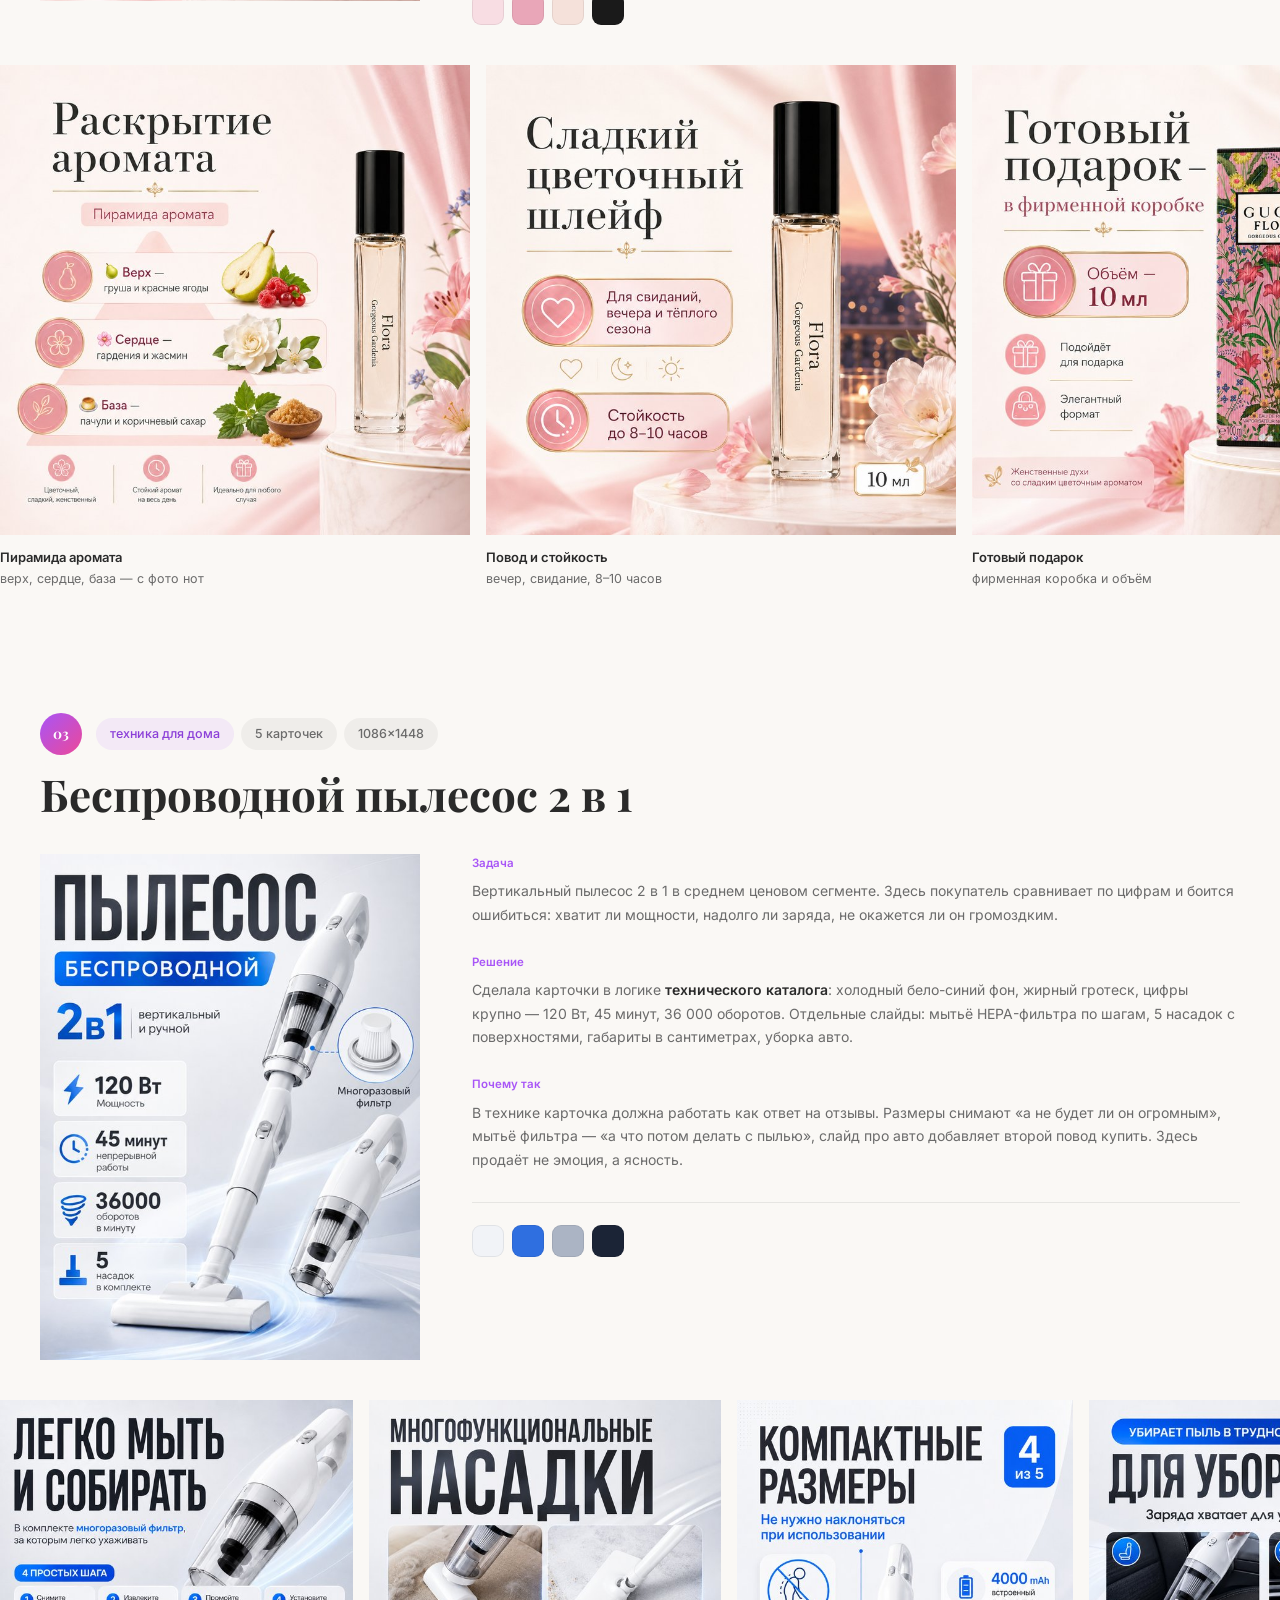
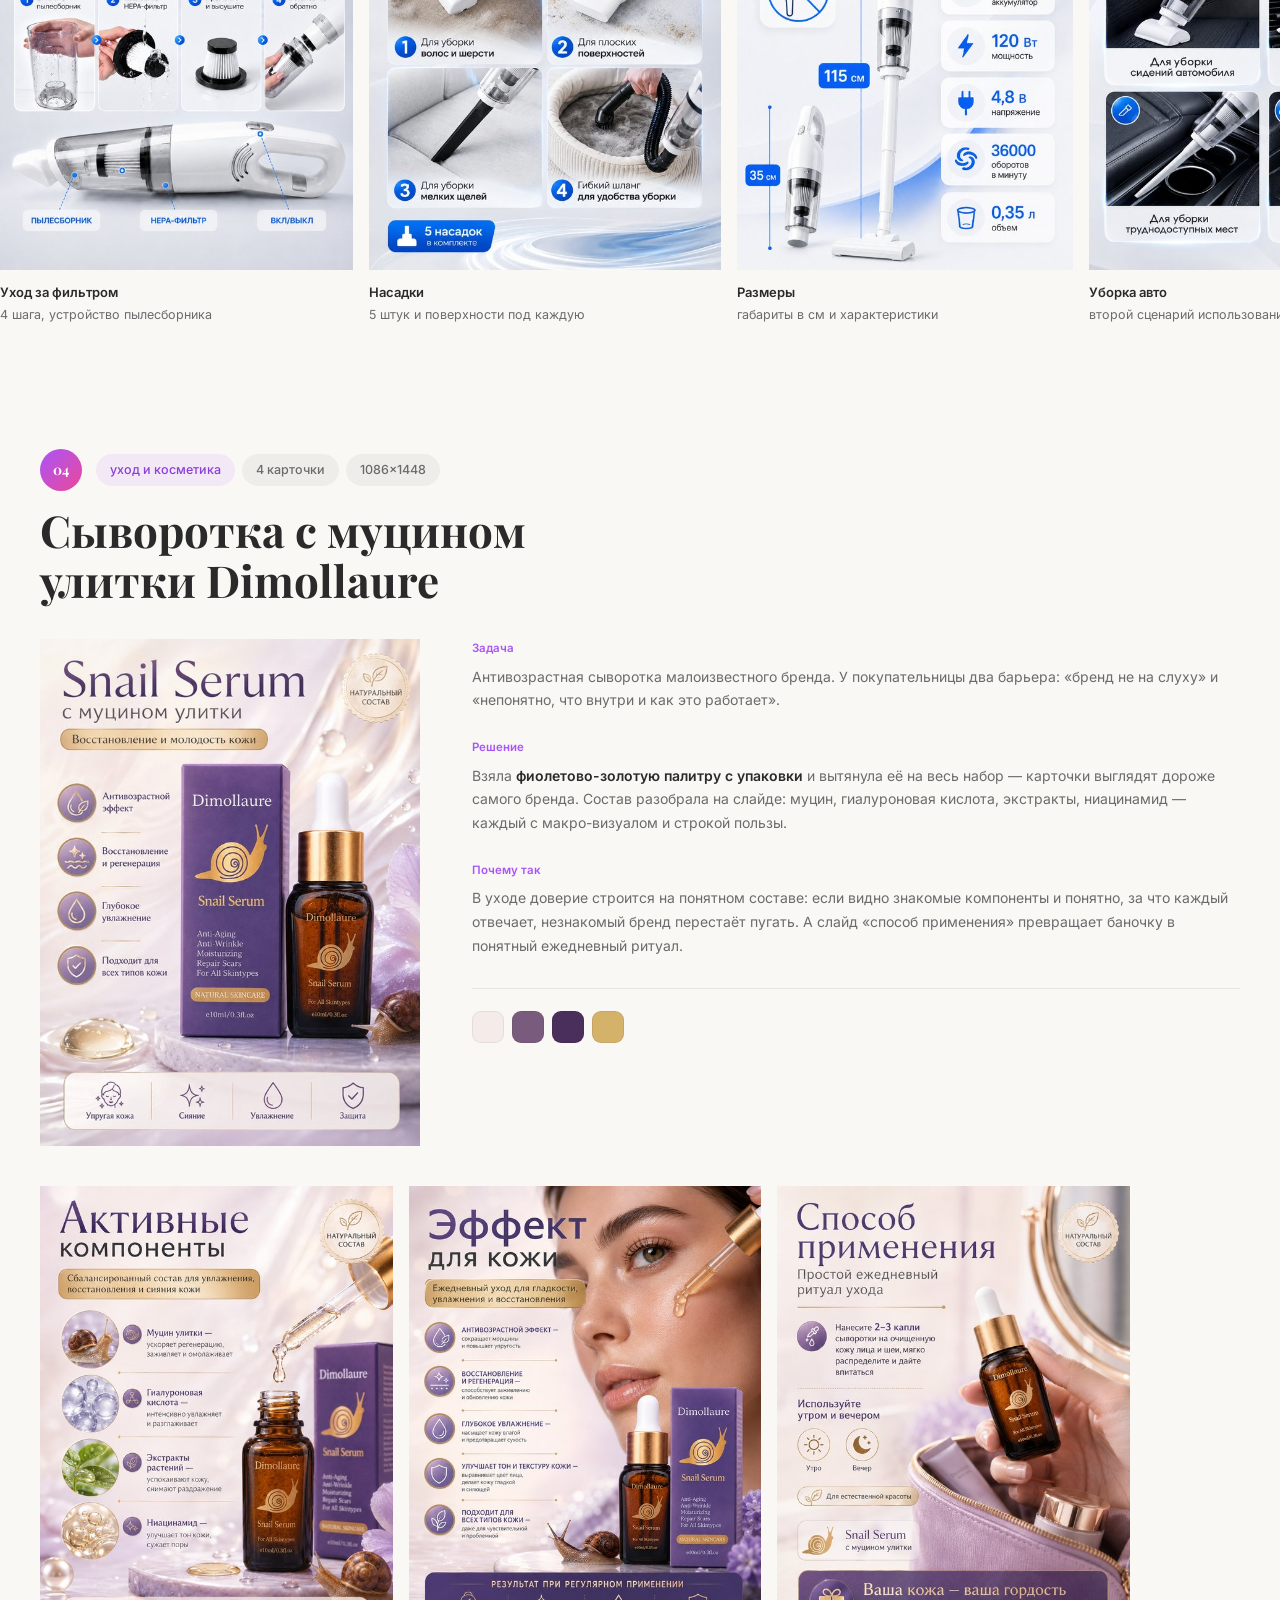
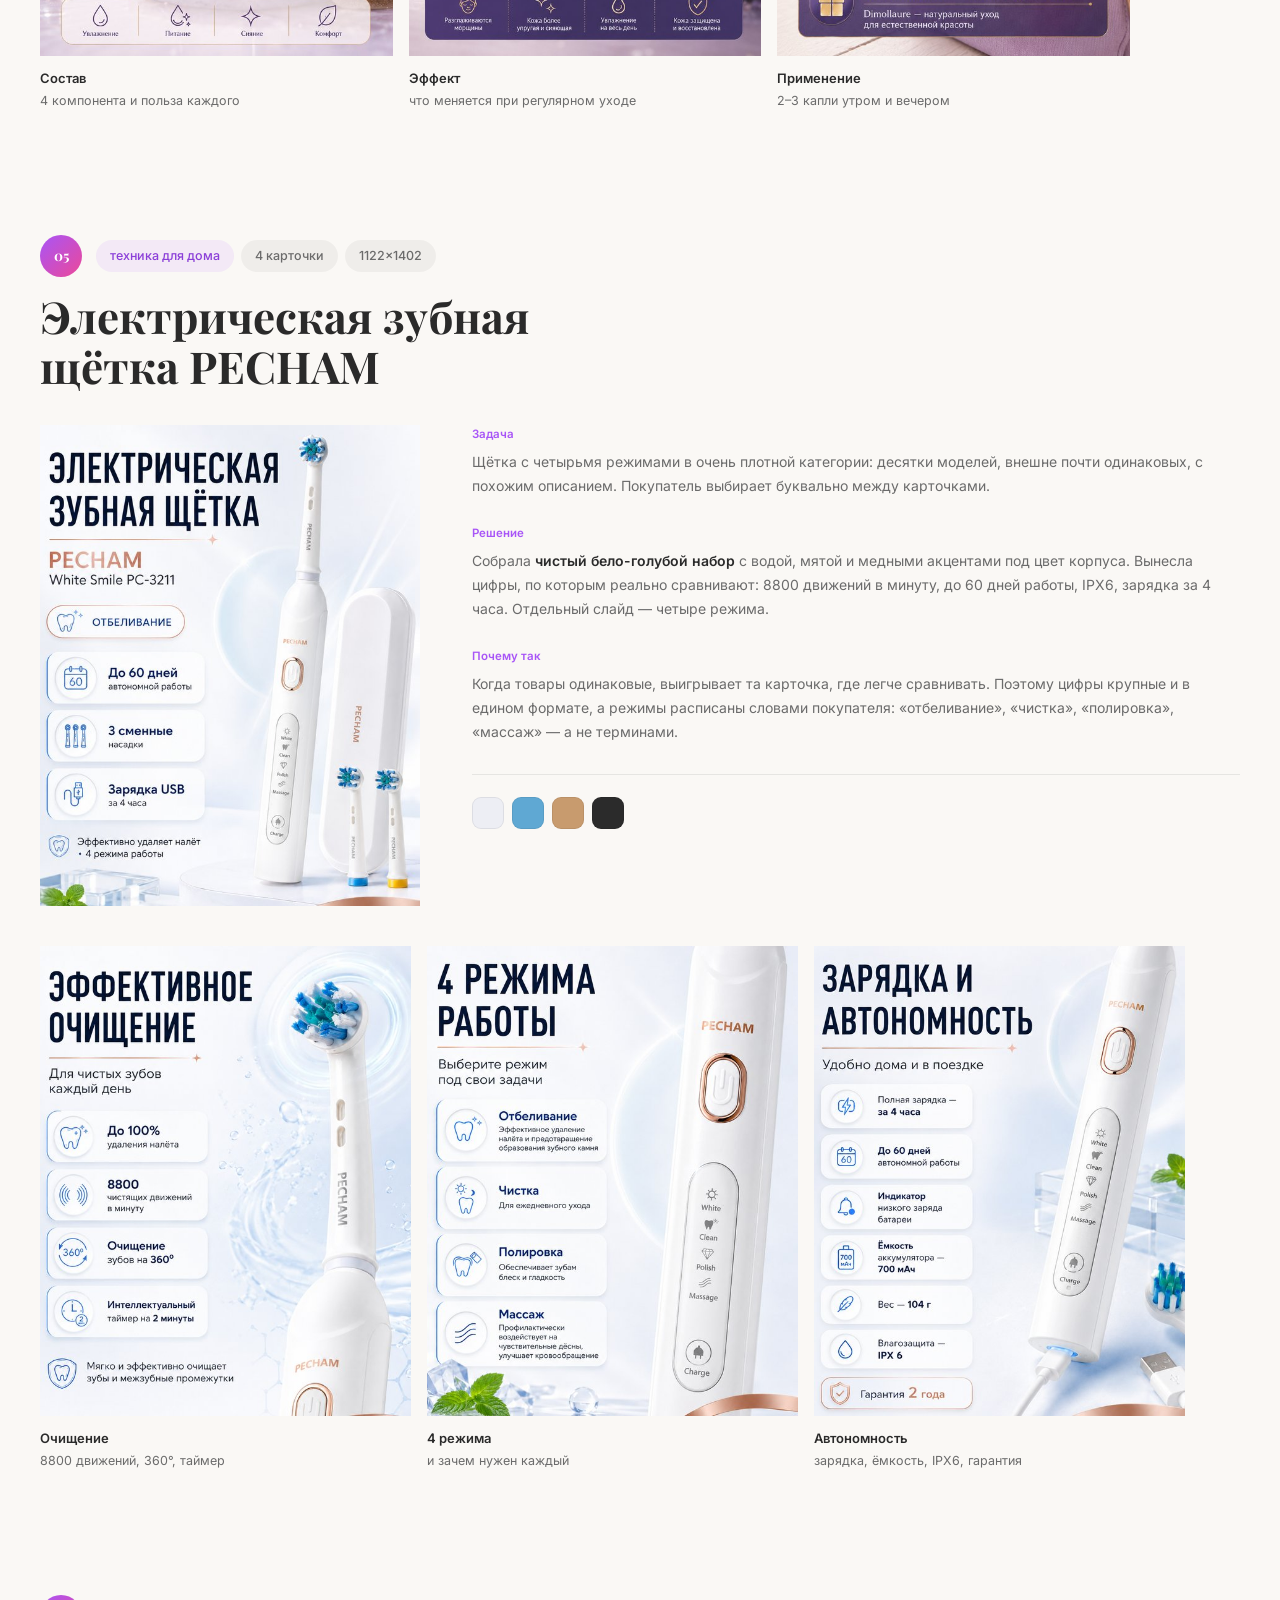
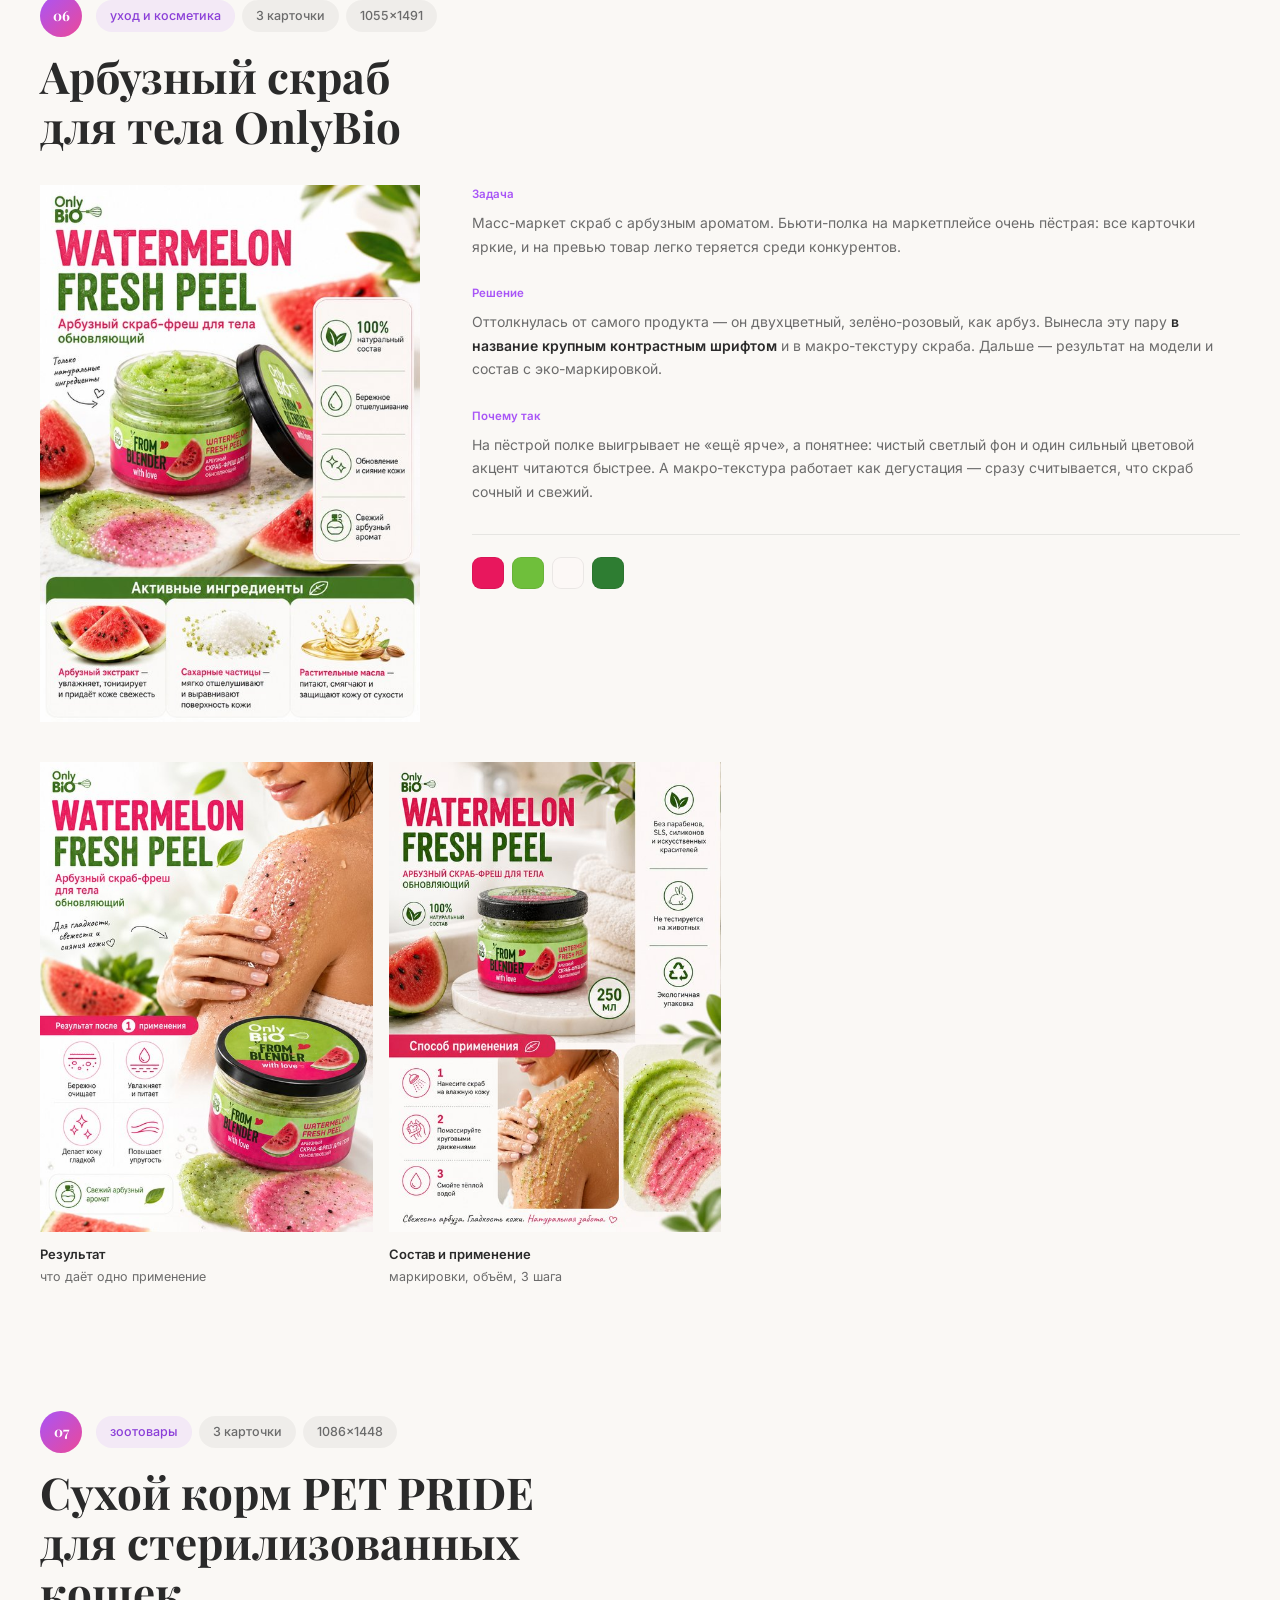
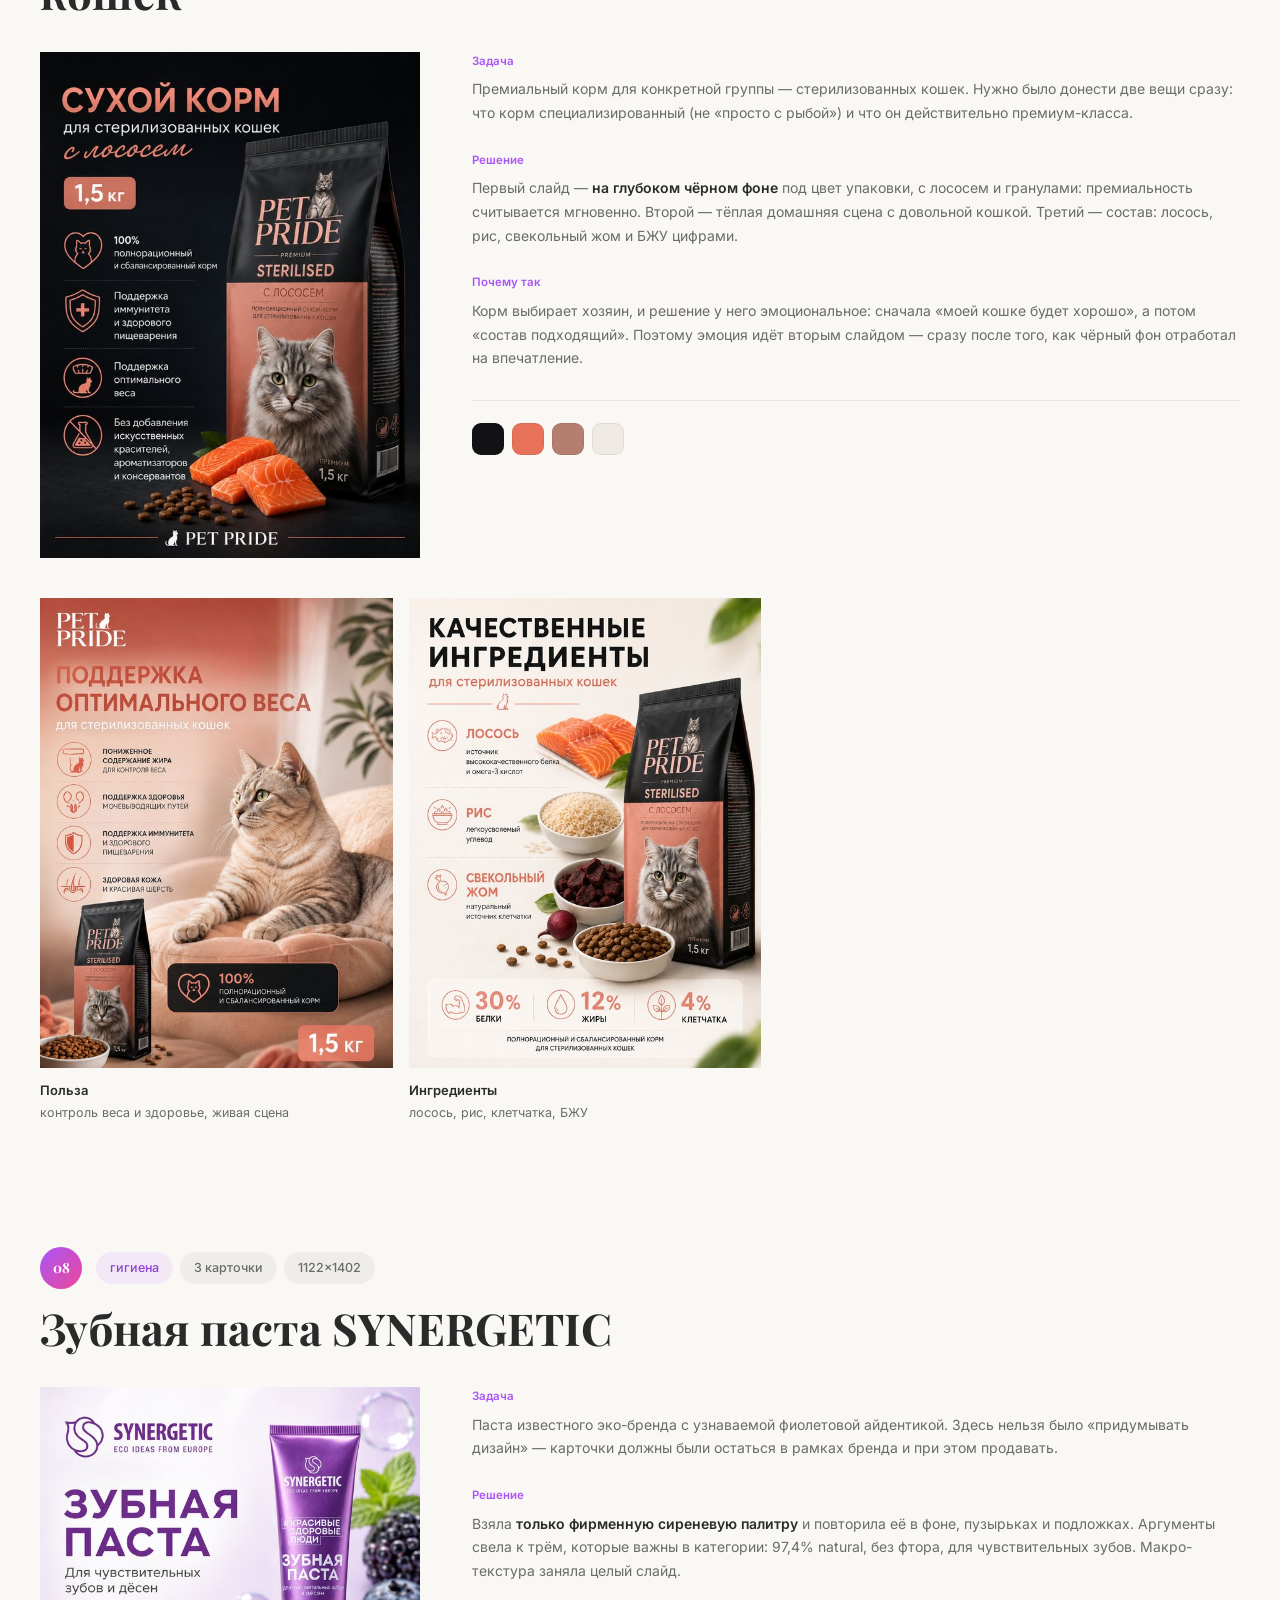
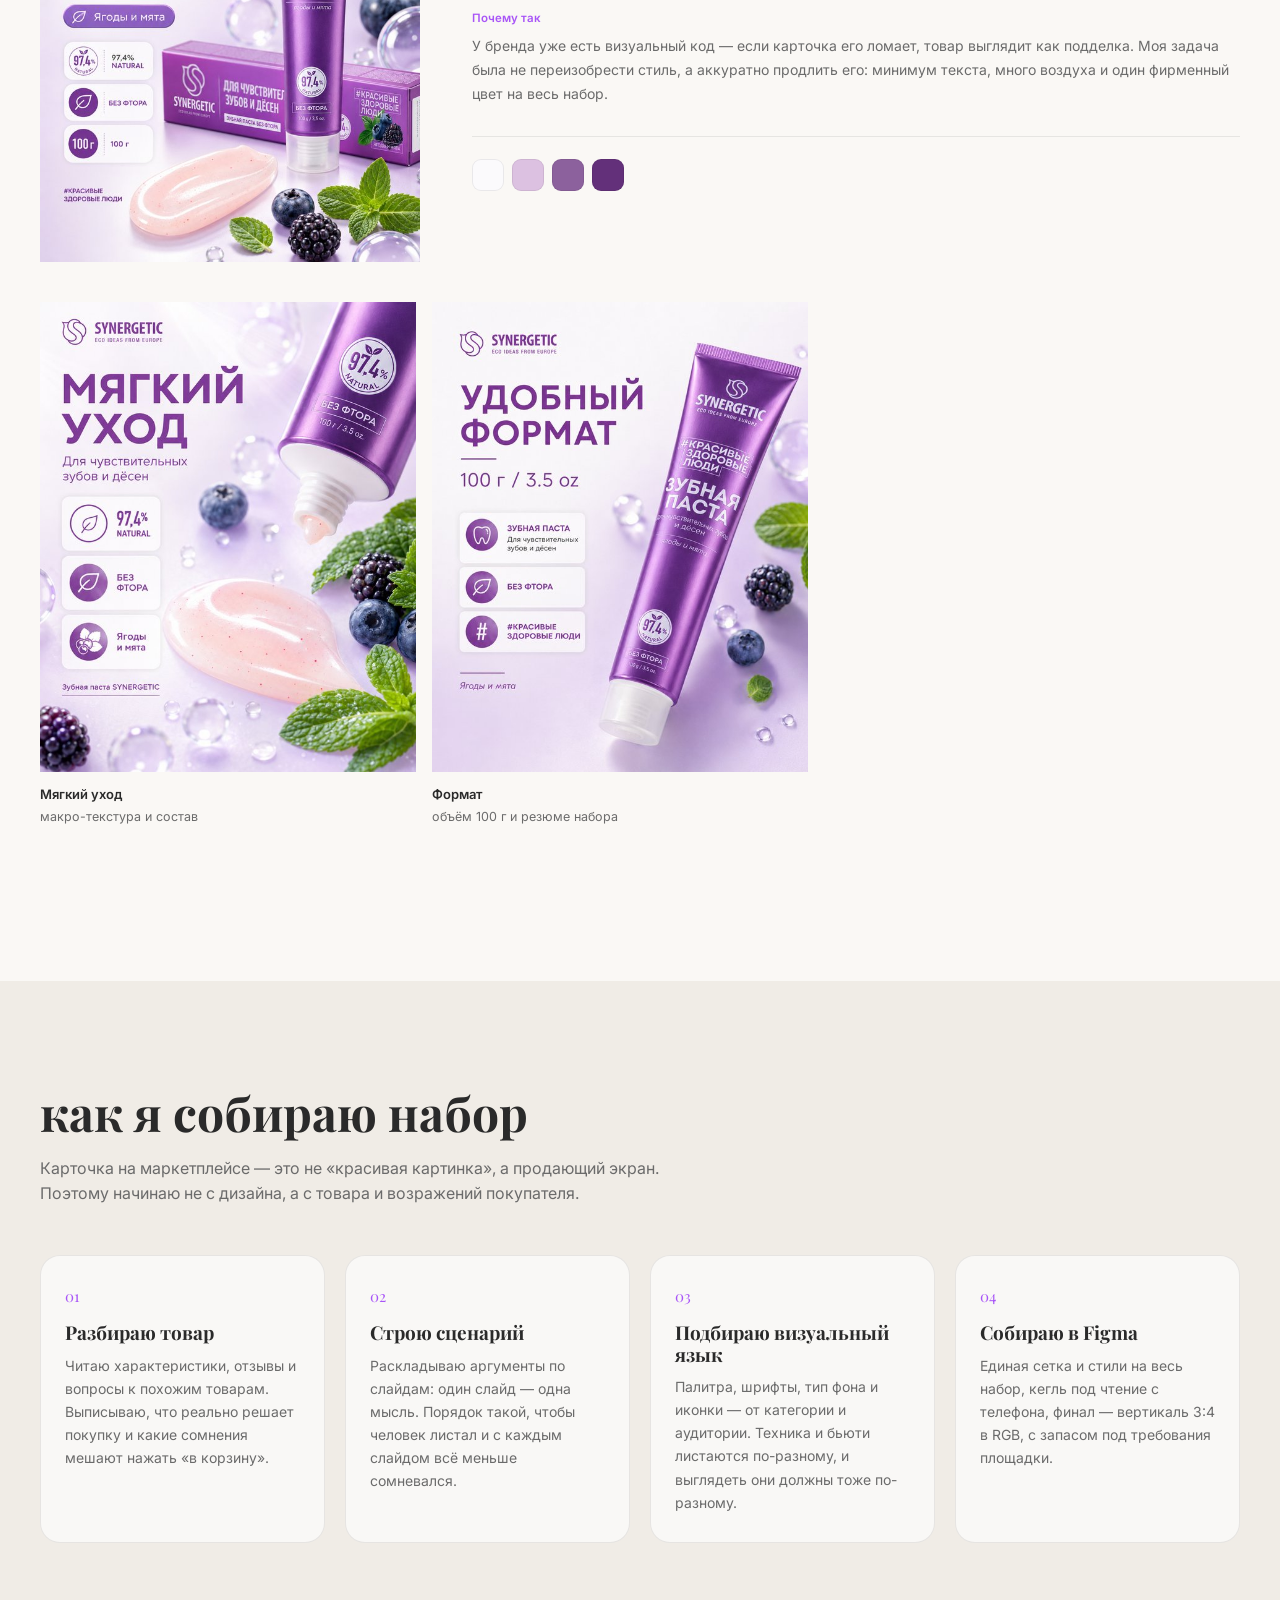
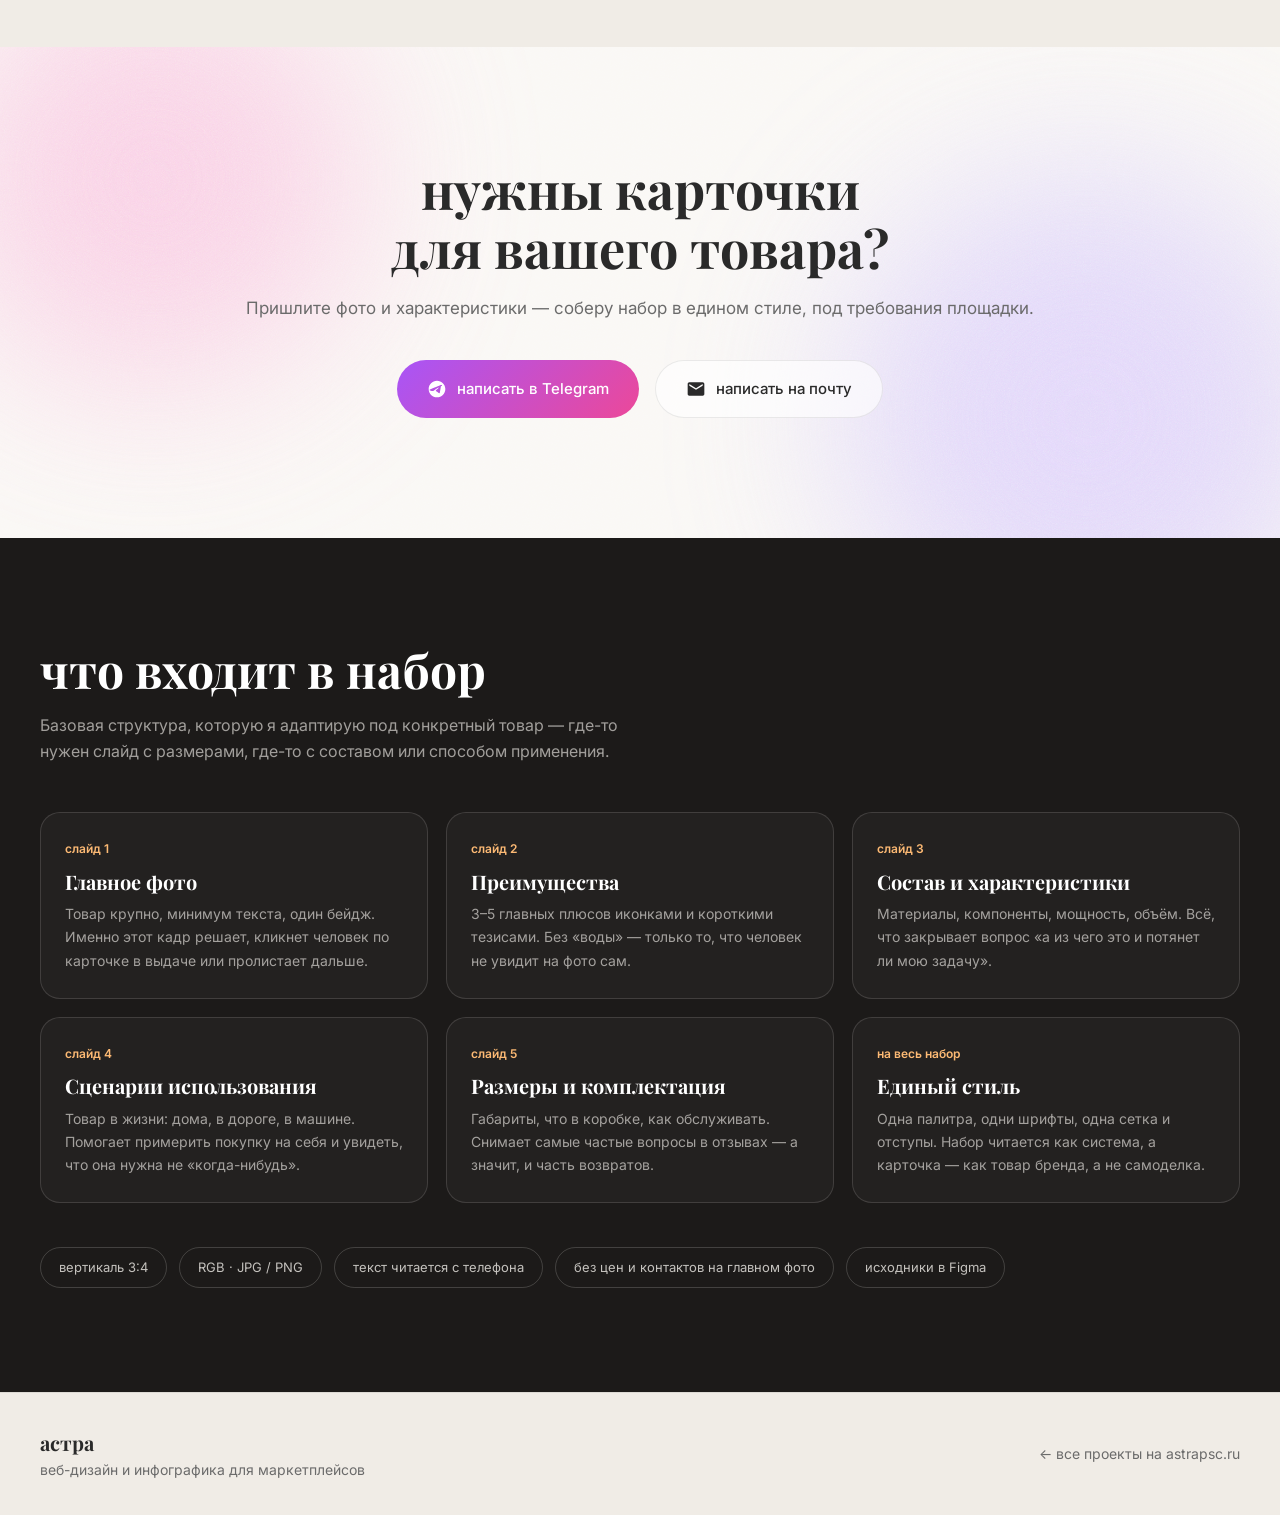
<file: marketplace/index.html>
<!DOCTYPE html>
<html lang="ru">
<head>
<meta charset="UTF-8">
<meta name="viewport" content="width=device-width, initial-scale=1.0">
<title>Инфографика для маркетплейсов — Астра</title>
<meta name="description" content="Портфолио дизайнера инфографики для маркетплейсов: карточки товаров для Wildberries и Ozon. 8 наборов с разбором задачи и решения.">
<meta property="og:title" content="Инфографика для маркетплейсов — Астра">
<meta property="og:description" content="Карточки товаров для Wildberries и Ozon: 8 наборов с разбором задачи и решения.">
<meta property="og:type" content="website">
<meta property="og:image" content="img/termokruzhka/web/1.jpg">
<link rel="icon" type="image/svg+xml" href="data:image/svg+xml,<svg xmlns='http://www.w3.org/2000/svg' viewBox='0 0 100 100'><text y='.9em' font-size='90'>&#9734;</text></svg>">
<link rel="preconnect" href="https://fonts.googleapis.com">
<link rel="preconnect" href="https://fonts.gstatic.com" crossorigin>
<link href="https://fonts.googleapis.com/css2?family=Inter:wght@300;400;500;600;700&family=Playfair+Display:wght@400;700&display=swap" rel="stylesheet">
<style>
:root{
  --bg:#faf8f5;
  --bg-dark:#f0ece6;
  --ink:#1c1a19;
  --text:#2a2a2a;
  --text-light:#6b6b6b;
  --accent:#a855f7;
  --accent-2:#ec4899;
  --accent-3:#fdba74;
  --line:rgba(0,0,0,.08);
  --radius:20px;
  --radius-sm:12px;
  --maxw:1280px;
  --pad:40px;
  --ease:cubic-bezier(.16,1,.3,1);
}
*,*::before,*::after{margin:0;padding:0;box-sizing:border-box}
html{-webkit-font-smoothing:antialiased;scroll-behavior:smooth}
body{
  font-family:'Inter',-apple-system,sans-serif;
  background:var(--bg);color:var(--text);line-height:1.6;overflow-x:hidden;
}
img{display:block;max-width:100%}
a{color:inherit;text-decoration:none}
::selection{background:#ddb4fe;color:var(--text)}
h1,h2,h3{font-family:'Playfair Display',serif;font-weight:700;line-height:1.14}
.wrap{max-width:var(--maxw);margin:0 auto;padding:0 var(--pad)}

.reveal{opacity:0;transform:translateY(26px);transition:opacity .9s var(--ease),transform .9s var(--ease)}
.reveal.in{opacity:1;transform:none}

/* ---------- topbar ---------- */
.topbar{
  position:fixed;top:0;left:0;right:0;z-index:60;
  display:flex;align-items:center;justify-content:space-between;
  padding:15px var(--pad);
  background:rgba(250,248,245,.78);backdrop-filter:blur(14px);
  border-bottom:1px solid transparent;transition:border-color .3s;
}
.topbar.scrolled{border-bottom-color:var(--line)}
.topbar__back{display:inline-flex;align-items:center;gap:8px;font-size:14px;font-weight:500;color:var(--text-light);transition:color .3s}
.topbar__back:hover{color:var(--accent)}
.topbar__brand{font-family:'Playfair Display',serif;font-weight:700;font-size:19px}
.topbar__cta{
  font-size:13px;font-weight:500;padding:9px 18px;border-radius:100px;
  background:linear-gradient(135deg,#a855f7,#ec4899);color:#fff;
  transition:transform .3s var(--ease),box-shadow .3s var(--ease);
}
.topbar__cta:hover{transform:translateY(-2px);box-shadow:0 8px 24px rgba(168,85,247,.3)}

/* ---------- hero ---------- */
.hero{position:relative;padding:132px 0 0;overflow:hidden}
.hero__blobs{position:absolute;inset:0;z-index:0;pointer-events:none;overflow:hidden}
.blob{position:absolute;border-radius:50%;filter:blur(90px);opacity:.62}
.blob--1{width:540px;height:540px;background:radial-gradient(circle,#e9d5ff 0%,#c4b5fd 50%,transparent 70%);top:-16%;right:-6%}
.blob--2{width:460px;height:460px;background:radial-gradient(circle,#fbcfe8 0%,#f9a8d4 50%,transparent 70%);top:24%;left:-12%}
.blob--3{width:380px;height:380px;background:radial-gradient(circle,#fde3cf 0%,#fdba74 50%,transparent 70%);bottom:2%;right:22%}
.grain::before{
  content:'';position:absolute;inset:0;z-index:1;opacity:.4;pointer-events:none;
  background-image:url("data:image/svg+xml,%3Csvg viewBox='0 0 256 256' xmlns='http://www.w3.org/2000/svg'%3E%3Cfilter id='n'%3E%3CfeTurbulence type='fractalNoise' baseFrequency='0.9' numOctaves='4' stitchTiles='stitch'/%3E%3C/filter%3E%3Crect width='100%25' height='100%25' filter='url(%23n)'/%3E%3C/svg%3E");
  background-size:200px 200px;mix-blend-mode:overlay;
}
.hero__top{position:relative;z-index:2;text-align:center;padding-bottom:56px}
.eyebrow{
  display:inline-block;font-size:12px;font-weight:600;color:var(--accent);
  background:rgba(168,85,247,.1);padding:7px 16px;border-radius:100px;margin-bottom:22px;
}
.hero__title{font-size:clamp(40px,6.6vw,80px);margin-bottom:22px}
.hero__title em{font-style:normal;background:linear-gradient(120deg,#a855f7,#ec4899);-webkit-background-clip:text;background-clip:text;color:transparent}
.hero__lead{font-size:clamp(16px,1.9vw,19px);color:var(--text-light);max-width:62ch;margin:0 auto 30px}
.chips{display:flex;flex-wrap:wrap;gap:9px;justify-content:center}
.chips span{
  font-size:13px;padding:8px 17px;border-radius:100px;
  background:rgba(255,255,255,.66);border:1px solid var(--line);color:var(--text-light);
}

/* running gallery */
.rail{position:relative;z-index:2;padding-bottom:14px;overflow:hidden}
.rail__row{display:flex;gap:14px;width:max-content;margin-bottom:14px}
.rail__row--a{animation:railA 68s linear infinite}
.rail__row--b{animation:railB 82s linear infinite}
.rail img{height:212px;width:auto}
@keyframes railA{from{transform:translateX(0)}to{transform:translateX(-50%)}}
@keyframes railB{from{transform:translateX(-50%)}to{transform:translateX(0)}}
.rail::after{
  content:'';position:absolute;inset:0;pointer-events:none;
  background:linear-gradient(90deg,var(--bg) 0%,transparent 9%,transparent 91%,var(--bg) 100%);
}

/* ---------- section base ---------- */
section{position:relative}
.sec{padding:104px 0}
.sec--dark{background:var(--bg-dark)}
.sec--ink{background:var(--ink);color:#f4f1ec}
.sec-title{font-size:clamp(30px,4.4vw,48px);margin-bottom:16px}
.sec-lead{font-size:16px;color:var(--text-light);max-width:62ch;margin-bottom:48px}
.sec--ink .sec-lead{color:rgba(244,241,236,.62)}

/* ---------- filters ---------- */
.filters{
  position:sticky;top:59px;z-index:40;
  background:rgba(250,248,245,.9);backdrop-filter:blur(12px);
  border-bottom:1px solid var(--line);
}
.filters__inner{display:flex;gap:8px;overflow-x:auto;padding:13px var(--pad);scrollbar-width:none}
.filters__inner::-webkit-scrollbar{display:none}
.filter{
  flex-shrink:0;border:1px solid var(--line);background:rgba(255,255,255,.6);
  font:inherit;font-size:13.5px;color:var(--text-light);
  padding:8px 17px;border-radius:100px;cursor:pointer;
  transition:background .3s,color .3s,border-color .3s;
}
.filter:hover{color:var(--text);border-color:rgba(0,0,0,.16)}
.filter.is-active{background:var(--ink);border-color:var(--ink);color:#fff}

/* ---------- cases ---------- */
.cases{padding:92px 0 30px}
.case{padding:0 0 104px}
.case.is-hidden{display:none}
.case__head{margin-bottom:34px}
.case__meta{display:flex;align-items:center;gap:14px;margin-bottom:14px}
.case__num{
  font-family:'Playfair Display',serif;font-size:14px;font-weight:700;color:#fff;
  background:linear-gradient(135deg,#a855f7,#ec4899);
  width:42px;height:42px;border-radius:50%;flex-shrink:0;
  display:flex;align-items:center;justify-content:center;
}
.case__tags{display:flex;flex-wrap:wrap;gap:7px}
.case__tags span{font-size:12.5px;padding:6px 14px;border-radius:100px;background:rgba(168,85,247,.09);color:#8b3fd8;font-weight:500}
.case__tags span.is-plain{background:rgba(0,0,0,.045);color:var(--text-light)}
.case__title{font-size:clamp(28px,4vw,44px);max-width:22ch;text-wrap:balance}

.case__top{display:grid;grid-template-columns:380px 1fr;gap:52px;align-items:start;margin-bottom:34px}
.blocks{display:flex;flex-direction:column;gap:26px}
.block__label{
  font-size:11.5px;font-weight:600;color:var(--accent);
  display:block;margin-bottom:7px;
}
.block__text{font-size:14px;color:var(--text-light);line-height:1.7}
.block__text b{color:var(--text);font-weight:600}
.palette{display:flex;gap:8px;margin-top:4px;padding-top:22px;border-top:1px solid var(--line)}
.sw{width:32px;height:32px;border-radius:9px;box-shadow:inset 0 0 0 1px rgba(0,0,0,.07)}

/* main card */
.hero-card{
  display:block;line-height:0;border:none;background:none;padding:0;cursor:pointer;
  transition:transform .5s var(--ease);
}
.hero-card img{width:100%;height:auto;display:block}
.hero-card:hover{transform:translateY(-6px)}

/* reel of slides */
.reel-wrap{position:relative}
.reel{
  display:flex;gap:16px;overflow-x:auto;
  padding:6px calc((100vw - var(--maxw))/2 + var(--pad)) 20px;
  margin-left:calc(50% - 50vw);width:100vw;
  scroll-snap-type:x proximity;-webkit-overflow-scrolling:touch;
  scrollbar-width:thin;scrollbar-color:rgba(0,0,0,.16) transparent;
}
.reel::-webkit-scrollbar{height:6px}
.reel::-webkit-scrollbar-thumb{background:rgba(0,0,0,.14);border-radius:10px}
.reel::-webkit-scrollbar-track{background:transparent}
.slide{
  flex:0 0 auto;scroll-snap-align:start;
  border:none;background:none;padding:0;font:inherit;color:inherit;
  text-align:left;cursor:pointer;display:block;
}
.slide__img{display:block;line-height:0;transition:transform .5s var(--ease)}
.slide__img img{height:470px;width:auto;display:block}
.slide:hover .slide__img{transform:translateY(-6px)}
.slide__cap{display:block;font-size:12.5px;color:var(--text-light);margin-top:12px;max-width:300px}
.slide__cap b{display:block;color:var(--text);font-weight:600;font-size:13px;margin-bottom:2px}
.reel-hint{
  display:flex;align-items:center;gap:7px;font-size:12.5px;color:var(--text-light);
  margin-top:2px;
}

/* ---------- approach ---------- */
.steps{display:grid;grid-template-columns:repeat(4,1fr);gap:20px}
.step{
  background:rgba(255,255,255,.62);border:1px solid var(--line);
  border-radius:var(--radius);padding:28px 24px;
  transition:transform .4s var(--ease),box-shadow .4s var(--ease);
}
.step:hover{transform:translateY(-4px);box-shadow:0 14px 40px rgba(0,0,0,.07)}
.step__num{font-family:'Playfair Display',serif;font-size:15px;color:var(--accent);margin-bottom:14px}
.step__title{font-size:19px;margin-bottom:10px}
.step__text{font-size:14px;color:var(--text-light);line-height:1.65}

/* ---------- inside (dark) ---------- */
.inside{display:grid;grid-template-columns:repeat(3,1fr);gap:18px}
.inside__item{
  border:1px solid rgba(244,241,236,.14);border-radius:var(--radius);
  padding:26px 24px;background:rgba(255,255,255,.03);
  transition:border-color .4s,background .4s;
}
.inside__item:hover{border-color:rgba(168,85,247,.5);background:rgba(168,85,247,.07)}
.inside__tag{font-size:12px;font-weight:600;color:var(--accent-3);margin-bottom:12px;display:block}
.inside__title{font-size:20px;margin-bottom:9px;color:#fff}
.inside__text{font-size:14px;color:rgba(244,241,236,.62);line-height:1.65}
.specs{margin-top:44px;display:flex;flex-wrap:wrap;gap:12px}
.specs span{font-size:13px;padding:9px 18px;border-radius:100px;border:1px solid rgba(244,241,236,.18);color:rgba(244,241,236,.78)}

/* ---------- cta ---------- */
.cta{padding:112px 0 120px;text-align:center;position:relative;overflow:hidden}
.cta .wrap{position:relative;z-index:2}
.cta__title{font-size:clamp(30px,4.6vw,52px);margin-bottom:18px}
.cta__text{font-size:17px;color:var(--text-light);margin-bottom:38px}
.cta__links{display:flex;gap:16px;justify-content:center;flex-wrap:wrap}
.btn{display:inline-flex;align-items:center;gap:10px;padding:16px 30px;border-radius:100px;font-size:15px;font-weight:500;transition:transform .4s var(--ease),box-shadow .4s var(--ease)}
.btn--primary{background:linear-gradient(135deg,#a855f7,#ec4899);color:#fff}
.btn--ghost{background:rgba(255,255,255,.62);border:1px solid var(--line)}
.btn:hover{transform:translateY(-3px);box-shadow:0 14px 34px rgba(168,85,247,.24)}

/* ---------- footer ---------- */
.footer{padding:34px 0;border-top:1px solid var(--line);background:var(--bg-dark)}
.footer .wrap{display:flex;align-items:center;justify-content:space-between;gap:20px;flex-wrap:wrap}
.footer__logo{font-family:'Playfair Display',serif;font-weight:700;font-size:20px}
.footer__copy{font-size:14px;color:var(--text-light)}

/* ---------- lightbox ---------- */
.lb{position:fixed;inset:0;z-index:200;display:none;background:rgba(20,18,17,.95);backdrop-filter:blur(6px);align-items:center;justify-content:center;padding:56px 20px 84px}
.lb.open{display:flex}
.lb__img{max-width:min(94vw,720px);max-height:100%;object-fit:contain}
.lb__close,.lb__nav{position:absolute;background:rgba(255,255,255,.12);border:none;color:#fff;width:46px;height:46px;border-radius:50%;cursor:pointer;display:flex;align-items:center;justify-content:center;transition:background .3s}
.lb__close:hover,.lb__nav:hover{background:rgba(255,255,255,.26)}
.lb__close{top:18px;right:18px}
.lb__nav--prev{left:18px;top:50%;transform:translateY(-50%)}
.lb__nav--next{right:18px;top:50%;transform:translateY(-50%)}
.lb__meta{position:absolute;bottom:24px;left:0;right:0;text-align:center;color:rgba(255,255,255,.8);font-size:14px;padding:0 20px}
.lb__meta b{color:#fff;font-weight:600}

/* ---------- responsive ---------- */
@media (max-width:1340px){
  .reel{padding-left:var(--pad);padding-right:var(--pad)}
}
@media (max-width:1080px){
  .case__top{grid-template-columns:300px 1fr;gap:34px}
  .steps,.inside{grid-template-columns:repeat(2,1fr)}
  .slide__img img{height:400px}
}
@media (max-width:860px){
  .case__top{grid-template-columns:1fr;gap:28px}
  .hero-card{max-width:340px}
}
@media (max-width:760px){
  :root{--pad:20px}
  .hero{padding:112px 0 0}
  .rail img{height:150px}
  .sec{padding:72px 0}
  .cases{padding:64px 0 10px}
  .case{padding-bottom:76px}
  .filters{top:55px}
  .steps,.inside{grid-template-columns:1fr}
  .slide__img img{height:330px}
  .slide__cap{max-width:240px}
  .lb{padding:56px 12px 76px}
  .lb__nav{width:40px;height:40px}
  .lb__nav--prev{left:8px}
  .lb__nav--next{right:8px}
}
@media (prefers-reduced-motion:reduce){
  .reveal{opacity:1;transform:none;transition:none}
  .rail__row{animation:none}
  *{transition-duration:.01ms !important}
}
</style>
</head>
<body>

<!-- ================= TOPBAR ================= -->
<header class="topbar" id="topbar">
  <a href="../" class="topbar__back">
    <svg width="16" height="16" viewBox="0 0 24 24" fill="none" stroke="currentColor" stroke-width="2" stroke-linecap="round" stroke-linejoin="round"><path d="M19 12H5M12 19l-7-7 7-7"/></svg>
    <span>на главную</span>
  </a>
  <a href="../" class="topbar__brand">астра</a>
  <a href="https://t.me/astrapsc" target="_blank" rel="noopener" class="topbar__cta">написать</a>
</header>

<!-- ================= HERO ================= -->
<section class="hero grain">
  <div class="hero__blobs">
    <div class="blob blob--1"></div>
    <div class="blob blob--2"></div>
    <div class="blob blob--3"></div>
  </div>

  <div class="wrap hero__top">
    <span class="eyebrow reveal">портфолио · маркетплейсы</span>
    <h1 class="hero__title reveal">инфографика<br>для <em>карточек товаров</em></h1>
    <p class="hero__lead reveal">
      Собираю наборы карточек для Wildberries и Ozon: главное фото, преимущества, состав,
      сценарии использования. В едином стиле, с читаемым с телефона текстом и по требованиям площадки.
    </p>
    <div class="chips reveal">
      <span>Wildberries · Ozon</span>
      <span>вертикаль 3:4</span>
      <span>исходники в Figma</span>
      <span>8 наборов в портфолио</span>
    </div>
  </div>

  <div class="rail" id="rail" aria-hidden="true"></div>
</section>

<!-- ================= FILTERS ================= -->
<div class="filters" id="filters">
  <div class="filters__inner">
    <button class="filter is-active" data-cat="all">все работы</button>
    <button class="filter" data-cat="dom">дом и посуда</button>
    <button class="filter" data-cat="tech">техника</button>
    <button class="filter" data-cat="beauty">уход и косметика</button>
    <button class="filter" data-cat="parfum">парфюмерия</button>
    <button class="filter" data-cat="zoo">зоотовары</button>
    <button class="filter" data-cat="gigiena">гигиена</button>
  </div>
</div>

<!-- ================= CASES ================= -->
<section class="cases" id="cases">
  <div class="wrap">

    <!-- ===== 01 термокружка ===== -->
    <article class="case" id="termokruzhka" data-gallery="Термокружка с датчиком температуры" data-cat="dom">
      <div class="case__head reveal">
        <div class="case__meta">
          <div class="case__num">01</div>
          <div class="case__tags">
            <span>посуда и дом</span>
            <span class="is-plain">5 карточек</span>
            <span class="is-plain">1024×1536</span>
          </div>
        </div>
        <h2 class="case__title">Термокружка с&nbsp;датчиком температуры</h2>
      </div>

      <div class="case__top">
        <button class="hero-card reveal" data-full="img/termokruzhka/full/1.jpg" data-cap="главное фото набора" aria-label="Открыть главную карточку крупно">
          <img src="img/termokruzhka/web/1.jpg" alt="Главная карточка набора" loading="lazy">
        </button>

        <div class="blocks reveal">
          <div class="block">
            <span class="block__label">Задача</span>
            <p class="block__text">Кружка с сенсорным датчиком температуры на крышке. В выдаче десятки похожих термокружек, и все показывают одно и то же — товар на белом фоне со списком характеристик. Нужно было выделиться и объяснить, за что здесь платят больше.</p>
          </div>
          <div class="block">
            <span class="block__label">Решение</span>
            <p class="block__text">Ушла от белого фона к <b>тёплой кофейной сцене</b>: тёмное дерево, свечи, латте, мягкий свет. Датчику отдала отдельный слайд с макро-зумом крышки. Финальный слайд — сценарии: дорога, прогулка, пикник, работа.</p>
          </div>
          <div class="block">
            <span class="block__label">Почему так</span>
            <p class="block__text">Такую кружку покупают не по характеристикам, а по настроению — это «уютная вещь для себя». Тёплая палитра продаёт ощущение, а зум на дисплей закрывает главный вопрос: «датчик правда работает и его правда видно?»</p>
          </div>
          <div class="palette">
            <span class="sw" style="background:#2B2118"></span>
            <span class="sw" style="background:#614937"></span>
            <span class="sw" style="background:#C7AE97"></span>
            <span class="sw" style="background:#F0E6DA"></span>
          </div>
        </div>
      </div>

      <div class="reel-wrap reveal">
        <div class="reel">
          <button class="slide" data-full="img/termokruzhka/full/2.jpg" data-cap="сталь, теплосохранение, герметичная крышка">
            <span class="slide__img"><img src="img/termokruzhka/web/2.jpg" alt="Термокружка — детали" loading="lazy"></span>
            <span class="slide__cap"><b>Детали</b>сталь, теплосохранение, герметичность</span>
          </button>
          <button class="slide" data-full="img/termokruzhka/full/3.jpg" data-cap="кружка в руках, в контексте обычного дня">
            <span class="slide__img"><img src="img/termokruzhka/web/3.jpg" alt="Термокружка — лайфстайл" loading="lazy"></span>
            <span class="slide__cap"><b>Лайфстайл</b>кружка в руках, в контексте дня</span>
          </button>
          <button class="slide" data-full="img/termokruzhka/full/4.jpg" data-cap="макро-зум на дисплей — главный аргумент товара">
            <span class="slide__img"><img src="img/termokruzhka/web/4.jpg" alt="Термокружка — датчик температуры" loading="lazy"></span>
            <span class="slide__cap"><b>Датчик крупно</b>макро-зум на дисплей</span>
          </button>
          <button class="slide" data-full="img/termokruzhka/full/5.jpg" data-cap="дорога, прогулка, пикник, работа">
            <span class="slide__img"><img src="img/termokruzhka/web/5.jpg" alt="Термокружка — сценарии" loading="lazy"></span>
            <span class="slide__cap"><b>Сценарии</b>дорога, прогулка, пикник, работа</span>
          </button>
        </div>
      </div>
    </article>

    <!-- ===== 02 духи ===== -->
    <article class="case" id="dukhi" data-gallery="Женские духи Flora, 10 мл" data-cat="parfum">
      <div class="case__head reveal">
        <div class="case__meta">
          <div class="case__num">02</div>
          <div class="case__tags">
            <span>парфюмерия</span>
            <span class="is-plain">4 карточки</span>
            <span class="is-plain">1254×1254</span>
          </div>
        </div>
        <h2 class="case__title">Женские духи Flora, 10&nbsp;мл</h2>
      </div>

      <div class="case__top">
        <button class="hero-card reveal" data-full="img/dukhi/full/1.jpg" data-cap="главное фото набора" aria-label="Открыть главную карточку крупно">
          <img src="img/dukhi/web/1.jpg" alt="Главная карточка набора" loading="lazy">
        </button>

        <div class="blocks reveal">
          <div class="block">
            <span class="block__label">Задача</span>
            <p class="block__text">Компактный формат 10 мл в сумочку. Главная сложность категории: аромат нельзя понюхать через экран, а сам флакон маленький и визуально «дешевит» карточку.</p>
          </div>
          <div class="block">
            <span class="block__label">Решение</span>
            <p class="block__text">Построила карточки как <b>парфюмерную рекламу</b>: розовый шёлк, лилии, мрамор, крупный серифный логотип. Аромат перевела в графику — слайд с пирамидой нот и фото каждой: груша, гардения, пачули. Финал — фирменная коробка.</p>
          </div>
          <div class="block">
            <span class="block__label">Почему так</span>
            <p class="block__text">Пирамида даёт понять запах без «понюхать» — это то, что ищут в вопросах к товару. А слайд с коробкой закрывает второй сценарий покупки: такие духи часто берут в подарок, и важно показать, что дарить их не стыдно.</p>
          </div>
          <div class="palette">
            <span class="sw" style="background:#F8DDE3"></span>
            <span class="sw" style="background:#E9A6B8"></span>
            <span class="sw" style="background:#F5E1DA"></span>
            <span class="sw" style="background:#1A1A1A"></span>
          </div>
        </div>
      </div>

      <div class="reel-wrap reveal">
        <div class="reel">
          <button class="slide" data-full="img/dukhi/full/2.jpg" data-cap="верх, сердце, база — с фото каждой ноты">
            <span class="slide__img"><img src="img/dukhi/web/2.jpg" alt="Духи Flora — пирамида аромата" loading="lazy"></span>
            <span class="slide__cap"><b>Пирамида аромата</b>верх, сердце, база — с фото нот</span>
          </button>
          <button class="slide" data-full="img/dukhi/full/3.jpg" data-cap="для свиданий и вечера, стойкость 8–10 часов">
            <span class="slide__img"><img src="img/dukhi/web/3.jpg" alt="Духи Flora — повод и стойкость" loading="lazy"></span>
            <span class="slide__cap"><b>Повод и стойкость</b>вечер, свидание, 8–10 часов</span>
          </button>
          <button class="slide" data-full="img/dukhi/full/4.jpg" data-cap="фирменная коробка и объём">
            <span class="slide__img"><img src="img/dukhi/web/4.jpg" alt="Духи Flora — подарочная упаковка" loading="lazy"></span>
            <span class="slide__cap"><b>Готовый подарок</b>фирменная коробка и объём</span>
          </button>
        </div>
      </div>
    </article>

    <!-- ===== 03 пылесос ===== -->
    <article class="case" id="pylesos" data-gallery="Беспроводной пылесос 2&nbsp;в&nbsp;1" data-cat="tech">
      <div class="case__head reveal">
        <div class="case__meta">
          <div class="case__num">03</div>
          <div class="case__tags">
            <span>техника для дома</span>
            <span class="is-plain">5 карточек</span>
            <span class="is-plain">1086×1448</span>
          </div>
        </div>
        <h2 class="case__title">Беспроводной пылесос 2&nbsp;в&nbsp;1</h2>
      </div>

      <div class="case__top">
        <button class="hero-card reveal" data-full="img/pylesos/full/1.jpg" data-cap="главное фото набора" aria-label="Открыть главную карточку крупно">
          <img src="img/pylesos/web/1.jpg" alt="Главная карточка набора" loading="lazy">
        </button>

        <div class="blocks reveal">
          <div class="block">
            <span class="block__label">Задача</span>
            <p class="block__text">Вертикальный пылесос 2 в 1 в среднем ценовом сегменте. Здесь покупатель сравнивает по цифрам и боится ошибиться: хватит ли мощности, надолго ли заряда, не окажется ли он громоздким.</p>
          </div>
          <div class="block">
            <span class="block__label">Решение</span>
            <p class="block__text">Сделала карточки в логике <b>технического каталога</b>: холодный бело-синий фон, жирный гротеск, цифры крупно — 120 Вт, 45 минут, 36 000 оборотов. Отдельные слайды: мытьё HEPA-фильтра по шагам, 5 насадок с поверхностями, габариты в сантиметрах, уборка авто.</p>
          </div>
          <div class="block">
            <span class="block__label">Почему так</span>
            <p class="block__text">В технике карточка должна работать как ответ на отзывы. Размеры снимают «а не будет ли он огромным», мытьё фильтра — «а что потом делать с пылью», слайд про авто добавляет второй повод купить. Здесь продаёт не эмоция, а ясность.</p>
          </div>
          <div class="palette">
            <span class="sw" style="background:#F1F3F7"></span>
            <span class="sw" style="background:#2F6FE0"></span>
            <span class="sw" style="background:#ABB4C4"></span>
            <span class="sw" style="background:#1B2436"></span>
          </div>
        </div>
      </div>

      <div class="reel-wrap reveal">
        <div class="reel">
          <button class="slide" data-full="img/pylesos/full/2.jpg" data-cap="4 шага и устройство пылесборника">
            <span class="slide__img"><img src="img/pylesos/web/2.jpg" alt="Пылесос — уход за фильтром" loading="lazy"></span>
            <span class="slide__cap"><b>Уход за фильтром</b>4 шага, устройство пылесборника</span>
          </button>
          <button class="slide" data-full="img/pylesos/full/3.jpg" data-cap="5 насадок и поверхности под каждую">
            <span class="slide__img"><img src="img/pylesos/web/3.jpg" alt="Пылесос — насадки" loading="lazy"></span>
            <span class="slide__cap"><b>Насадки</b>5 штук и поверхности под каждую</span>
          </button>
          <button class="slide" data-full="img/pylesos/full/4.jpg" data-cap="габариты в см и полные характеристики">
            <span class="slide__img"><img src="img/pylesos/web/4.jpg" alt="Пылесос — размеры" loading="lazy"></span>
            <span class="slide__cap"><b>Размеры</b>габариты в см и характеристики</span>
          </button>
          <button class="slide" data-full="img/pylesos/full/5.jpg" data-cap="второй сценарий использования — уборка авто">
            <span class="slide__img"><img src="img/pylesos/web/5.jpg" alt="Пылесос — уборка авто" loading="lazy"></span>
            <span class="slide__cap"><b>Уборка авто</b>второй сценарий использования</span>
          </button>
        </div>
      </div>
    </article>

    <!-- ===== 04 сыворотка ===== -->
    <article class="case" id="syvorotka" data-gallery="Сыворотка с муцином улитки Dimollaure" data-cat="beauty">
      <div class="case__head reveal">
        <div class="case__meta">
          <div class="case__num">04</div>
          <div class="case__tags">
            <span>уход и косметика</span>
            <span class="is-plain">4 карточки</span>
            <span class="is-plain">1086×1448</span>
          </div>
        </div>
        <h2 class="case__title">Сыворотка с&nbsp;муцином улитки Dimollaure</h2>
      </div>

      <div class="case__top">
        <button class="hero-card reveal" data-full="img/syvorotka/full/1.jpg" data-cap="главное фото набора" aria-label="Открыть главную карточку крупно">
          <img src="img/syvorotka/web/1.jpg" alt="Главная карточка набора" loading="lazy">
        </button>

        <div class="blocks reveal">
          <div class="block">
            <span class="block__label">Задача</span>
            <p class="block__text">Антивозрастная сыворотка малоизвестного бренда. У покупательницы два барьера: «бренд не на слуху» и «непонятно, что внутри и как это работает».</p>
          </div>
          <div class="block">
            <span class="block__label">Решение</span>
            <p class="block__text">Взяла <b>фиолетово-золотую палитру с упаковки</b> и вытянула её на весь набор — карточки выглядят дороже самого бренда. Состав разобрала на слайде: муцин, гиалуроновая кислота, экстракты, ниацинамид — каждый с макро-визуалом и строкой пользы.</p>
          </div>
          <div class="block">
            <span class="block__label">Почему так</span>
            <p class="block__text">В уходе доверие строится на понятном составе: если видно знакомые компоненты и понятно, за что каждый отвечает, незнакомый бренд перестаёт пугать. А слайд «способ применения» превращает баночку в понятный ежедневный ритуал.</p>
          </div>
          <div class="palette">
            <span class="sw" style="background:#F5ECEA"></span>
            <span class="sw" style="background:#795C7D"></span>
            <span class="sw" style="background:#4A2E5C"></span>
            <span class="sw" style="background:#D4B26A"></span>
          </div>
        </div>
      </div>

      <div class="reel-wrap reveal">
        <div class="reel">
          <button class="slide" data-full="img/syvorotka/full/2.jpg" data-cap="4 активных компонента и польза каждого">
            <span class="slide__img"><img src="img/syvorotka/web/2.jpg" alt="Сыворотка — состав" loading="lazy"></span>
            <span class="slide__cap"><b>Состав</b>4 компонента и польза каждого</span>
          </button>
          <button class="slide" data-full="img/syvorotka/full/3.jpg" data-cap="что меняется при регулярном применении">
            <span class="slide__img"><img src="img/syvorotka/web/3.jpg" alt="Сыворотка — эффект" loading="lazy"></span>
            <span class="slide__cap"><b>Эффект</b>что меняется при регулярном уходе</span>
          </button>
          <button class="slide" data-full="img/syvorotka/full/4.jpg" data-cap="2–3 капли утром и вечером">
            <span class="slide__img"><img src="img/syvorotka/web/4.jpg" alt="Сыворотка — применение" loading="lazy"></span>
            <span class="slide__cap"><b>Применение</b>2–3 капли утром и вечером</span>
          </button>
        </div>
      </div>
    </article>

    <!-- ===== 05 щётка ===== -->
    <article class="case" id="shchetka" data-gallery="Электрическая зубная щётка PECHAM" data-cat="tech">
      <div class="case__head reveal">
        <div class="case__meta">
          <div class="case__num">05</div>
          <div class="case__tags">
            <span>техника для дома</span>
            <span class="is-plain">4 карточки</span>
            <span class="is-plain">1122×1402</span>
          </div>
        </div>
        <h2 class="case__title">Электрическая зубная щётка&nbsp;PECHAM</h2>
      </div>

      <div class="case__top">
        <button class="hero-card reveal" data-full="img/shchetka/full/1.jpg" data-cap="главное фото набора" aria-label="Открыть главную карточку крупно">
          <img src="img/shchetka/web/1.jpg" alt="Главная карточка набора" loading="lazy">
        </button>

        <div class="blocks reveal">
          <div class="block">
            <span class="block__label">Задача</span>
            <p class="block__text">Щётка с четырьмя режимами в очень плотной категории: десятки моделей, внешне почти одинаковых, с похожим описанием. Покупатель выбирает буквально между карточками.</p>
          </div>
          <div class="block">
            <span class="block__label">Решение</span>
            <p class="block__text">Собрала <b>чистый бело-голубой набор</b> с водой, мятой и медными акцентами под цвет корпуса. Вынесла цифры, по которым реально сравнивают: 8800 движений в минуту, до 60 дней работы, IPX6, зарядка за 4 часа. Отдельный слайд — четыре режима.</p>
          </div>
          <div class="block">
            <span class="block__label">Почему так</span>
            <p class="block__text">Когда товары одинаковые, выигрывает та карточка, где легче сравнивать. Поэтому цифры крупные и в едином формате, а режимы расписаны словами покупателя: «отбеливание», «чистка», «полировка», «массаж» — а не терминами.</p>
          </div>
          <div class="palette">
            <span class="sw" style="background:#EDEEF4"></span>
            <span class="sw" style="background:#5FA8D3"></span>
            <span class="sw" style="background:#C89B6E"></span>
            <span class="sw" style="background:#2B2B2B"></span>
          </div>
        </div>
      </div>

      <div class="reel-wrap reveal">
        <div class="reel">
          <button class="slide" data-full="img/shchetka/full/2.jpg" data-cap="8800 движений, 360°, таймер на 2 минуты">
            <span class="slide__img"><img src="img/shchetka/web/2.jpg" alt="Зубная щётка — очищение" loading="lazy"></span>
            <span class="slide__cap"><b>Очищение</b>8800 движений, 360°, таймер</span>
          </button>
          <button class="slide" data-full="img/shchetka/full/3.jpg" data-cap="отбеливание, чистка, полировка, массаж">
            <span class="slide__img"><img src="img/shchetka/web/3.jpg" alt="Зубная щётка — режимы" loading="lazy"></span>
            <span class="slide__cap"><b>4 режима</b>и зачем нужен каждый</span>
          </button>
          <button class="slide" data-full="img/shchetka/full/4.jpg" data-cap="зарядка, ёмкость, IPX6 и гарантия">
            <span class="slide__img"><img src="img/shchetka/web/4.jpg" alt="Зубная щётка — автономность" loading="lazy"></span>
            <span class="slide__cap"><b>Автономность</b>зарядка, ёмкость, IPX6, гарантия</span>
          </button>
        </div>
      </div>
    </article>

    <!-- ===== 06 скраб ===== -->
    <article class="case" id="skrab" data-gallery="Арбузный скраб для тела OnlyBio" data-cat="beauty">
      <div class="case__head reveal">
        <div class="case__meta">
          <div class="case__num">06</div>
          <div class="case__tags">
            <span>уход и косметика</span>
            <span class="is-plain">3 карточки</span>
            <span class="is-plain">1055×1491</span>
          </div>
        </div>
        <h2 class="case__title">Арбузный скраб для&nbsp;тела OnlyBio</h2>
      </div>

      <div class="case__top">
        <button class="hero-card reveal" data-full="img/skrab/full/1.jpg" data-cap="главное фото набора" aria-label="Открыть главную карточку крупно">
          <img src="img/skrab/web/1.jpg" alt="Главная карточка набора" loading="lazy">
        </button>

        <div class="blocks reveal">
          <div class="block">
            <span class="block__label">Задача</span>
            <p class="block__text">Масс-маркет скраб с арбузным ароматом. Бьюти-полка на маркетплейсе очень пёстрая: все карточки яркие, и на превью товар легко теряется среди конкурентов.</p>
          </div>
          <div class="block">
            <span class="block__label">Решение</span>
            <p class="block__text">Оттолкнулась от самого продукта — он двухцветный, зелёно-розовый, как арбуз. Вынесла эту пару <b>в название крупным контрастным шрифтом</b> и в макро-текстуру скраба. Дальше — результат на модели и состав с эко-маркировкой.</p>
          </div>
          <div class="block">
            <span class="block__label">Почему так</span>
            <p class="block__text">На пёстрой полке выигрывает не «ещё ярче», а понятнее: чистый светлый фон и один сильный цветовой акцент читаются быстрее. А макро-текстура работает как дегустация — сразу считывается, что скраб сочный и свежий.</p>
          </div>
          <div class="palette">
            <span class="sw" style="background:#E8175D"></span>
            <span class="sw" style="background:#6FBF3B"></span>
            <span class="sw" style="background:#FCF8F6"></span>
            <span class="sw" style="background:#2E7D32"></span>
          </div>
        </div>
      </div>

      <div class="reel-wrap reveal">
        <div class="reel">
          <button class="slide" data-full="img/skrab/full/2.jpg" data-cap="что даёт уже одно применение">
            <span class="slide__img"><img src="img/skrab/web/2.jpg" alt="Скраб — результат" loading="lazy"></span>
            <span class="slide__cap"><b>Результат</b>что даёт одно применение</span>
          </button>
          <button class="slide" data-full="img/skrab/full/3.jpg" data-cap="эко-маркировки, объём и 3 шага применения">
            <span class="slide__img"><img src="img/skrab/web/3.jpg" alt="Скраб — состав и применение" loading="lazy"></span>
            <span class="slide__cap"><b>Состав и применение</b>маркировки, объём, 3 шага</span>
          </button>
        </div>
      </div>
    </article>

    <!-- ===== 07 корм ===== -->
    <article class="case" id="korm" data-gallery="Сухой корм PET PRIDE для стерилизованных кошек" data-cat="zoo">
      <div class="case__head reveal">
        <div class="case__meta">
          <div class="case__num">07</div>
          <div class="case__tags">
            <span>зоотовары</span>
            <span class="is-plain">3 карточки</span>
            <span class="is-plain">1086×1448</span>
          </div>
        </div>
        <h2 class="case__title">Сухой корм PET&nbsp;PRIDE для&nbsp;стерилизованных кошек</h2>
      </div>

      <div class="case__top">
        <button class="hero-card reveal" data-full="img/korm/full/1.jpg" data-cap="главное фото набора" aria-label="Открыть главную карточку крупно">
          <img src="img/korm/web/1.jpg" alt="Главная карточка набора" loading="lazy">
        </button>

        <div class="blocks reveal">
          <div class="block">
            <span class="block__label">Задача</span>
            <p class="block__text">Премиальный корм для конкретной группы — стерилизованных кошек. Нужно было донести две вещи сразу: что корм специализированный (не «просто с рыбой») и что он действительно премиум-класса.</p>
          </div>
          <div class="block">
            <span class="block__label">Решение</span>
            <p class="block__text">Первый слайд — <b>на глубоком чёрном фоне</b> под цвет упаковки, с лососем и гранулами: премиальность считывается мгновенно. Второй — тёплая домашняя сцена с довольной кошкой. Третий — состав: лосось, рис, свекольный жом и БЖУ цифрами.</p>
          </div>
          <div class="block">
            <span class="block__label">Почему так</span>
            <p class="block__text">Корм выбирает хозяин, и решение у него эмоциональное: сначала «моей кошке будет хорошо», а потом «состав подходящий». Поэтому эмоция идёт вторым слайдом — сразу после того, как чёрный фон отработал на впечатление.</p>
          </div>
          <div class="palette">
            <span class="sw" style="background:#121214"></span>
            <span class="sw" style="background:#E8735A"></span>
            <span class="sw" style="background:#B57F6F"></span>
            <span class="sw" style="background:#F0EAE4"></span>
          </div>
        </div>
      </div>

      <div class="reel-wrap reveal">
        <div class="reel">
          <button class="slide" data-full="img/korm/full/2.jpg" data-cap="контроль веса и здоровье — на живой сцене">
            <span class="slide__img"><img src="img/korm/web/2.jpg" alt="Корм — польза" loading="lazy"></span>
            <span class="slide__cap"><b>Польза</b>контроль веса и здоровье, живая сцена</span>
          </button>
          <button class="slide" data-full="img/korm/full/3.jpg" data-cap="лосось, рис, клетчатка и БЖУ цифрами">
            <span class="slide__img"><img src="img/korm/web/3.jpg" alt="Корм — ингредиенты" loading="lazy"></span>
            <span class="slide__cap"><b>Ингредиенты</b>лосось, рис, клетчатка, БЖУ</span>
          </button>
        </div>
      </div>
    </article>

    <!-- ===== 08 паста ===== -->
    <article class="case" id="pasta" data-gallery="Зубная паста SYNERGETIC" data-cat="gigiena">
      <div class="case__head reveal">
        <div class="case__meta">
          <div class="case__num">08</div>
          <div class="case__tags">
            <span>гигиена</span>
            <span class="is-plain">3 карточки</span>
            <span class="is-plain">1122×1402</span>
          </div>
        </div>
        <h2 class="case__title">Зубная паста&nbsp;SYNERGETIC</h2>
      </div>

      <div class="case__top">
        <button class="hero-card reveal" data-full="img/pasta/full/1.jpg" data-cap="главное фото набора" aria-label="Открыть главную карточку крупно">
          <img src="img/pasta/web/1.jpg" alt="Главная карточка набора" loading="lazy">
        </button>

        <div class="blocks reveal">
          <div class="block">
            <span class="block__label">Задача</span>
            <p class="block__text">Паста известного эко-бренда с узнаваемой фиолетовой айдентикой. Здесь нельзя было «придумывать дизайн» — карточки должны были остаться в рамках бренда и при этом продавать.</p>
          </div>
          <div class="block">
            <span class="block__label">Решение</span>
            <p class="block__text">Взяла <b>только фирменную сиреневую палитру</b> и повторила её в фоне, пузырьках и подложках. Аргументы свела к трём, которые важны в категории: 97,4% natural, без фтора, для чувствительных зубов. Макро-текстура заняла целый слайд.</p>
          </div>
          <div class="block">
            <span class="block__label">Почему так</span>
            <p class="block__text">У бренда уже есть визуальный код — если карточка его ломает, товар выглядит как подделка. Моя задача была не переизобрести стиль, а аккуратно продлить его: минимум текста, много воздуха и один фирменный цвет на весь набор.</p>
          </div>
          <div class="palette">
            <span class="sw" style="background:#FBFAFC"></span>
            <span class="sw" style="background:#DCC1E1"></span>
            <span class="sw" style="background:#8C619D"></span>
            <span class="sw" style="background:#63307A"></span>
          </div>
        </div>
      </div>

      <div class="reel-wrap reveal">
        <div class="reel">
          <button class="slide" data-full="img/pasta/full/2.jpg" data-cap="макро-текстура, 97,4% natural, без фтора">
            <span class="slide__img"><img src="img/pasta/web/2.jpg" alt="Зубная паста — состав" loading="lazy"></span>
            <span class="slide__cap"><b>Мягкий уход</b>макро-текстура и состав</span>
          </button>
          <button class="slide" data-full="img/pasta/full/3.jpg" data-cap="объём 100 г и краткое резюме">
            <span class="slide__img"><img src="img/pasta/web/3.jpg" alt="Зубная паста — формат" loading="lazy"></span>
            <span class="slide__cap"><b>Формат</b>объём 100 г и резюме набора</span>
          </button>
        </div>
      </div>
    </article>

  </div>
</section>

<!-- ================= APPROACH ================= -->
<section class="sec sec--dark">
  <div class="wrap">
    <h2 class="sec-title reveal">как я собираю набор</h2>
    <p class="sec-lead reveal">Карточка на маркетплейсе — это не «красивая картинка», а продающий экран. Поэтому начинаю не с дизайна, а с товара и возражений покупателя.</p>
    <div class="steps">
      <div class="step reveal">
        <div class="step__num">01</div>
        <h3 class="step__title">Разбираю товар</h3>
        <p class="step__text">Читаю характеристики, отзывы и вопросы к похожим товарам. Выписываю, что реально решает покупку и какие сомнения мешают нажать «в корзину».</p>
      </div>
      <div class="step reveal">
        <div class="step__num">02</div>
        <h3 class="step__title">Строю сценарий</h3>
        <p class="step__text">Раскладываю аргументы по слайдам: один слайд — одна мысль. Порядок такой, чтобы человек листал и с каждым слайдом всё меньше сомневался.</p>
      </div>
      <div class="step reveal">
        <div class="step__num">03</div>
        <h3 class="step__title">Подбираю визуальный язык</h3>
        <p class="step__text">Палитра, шрифты, тип фона и иконки — от категории и аудитории. Техника и бьюти листаются по-разному, и выглядеть они должны тоже по-разному.</p>
      </div>
      <div class="step reveal">
        <div class="step__num">04</div>
        <h3 class="step__title">Собираю в Figma</h3>
        <p class="step__text">Единая сетка и стили на весь набор, кегль под чтение с телефона, финал — вертикаль 3:4 в RGB, с запасом под требования площадки.</p>
      </div>
    </div>
  </div>
</section>

<!-- ================= CTA ================= -->
<section class="cta grain">
  <div class="hero__blobs">
    <div class="blob blob--2" style="top:-20%;left:-6%"></div>
    <div class="blob blob--1" style="bottom:-30%;right:-6%;top:auto"></div>
  </div>
  <div class="wrap">
    <h2 class="cta__title reveal">нужны карточки<br>для вашего товара?</h2>
    <p class="cta__text reveal">Пришлите фото и характеристики — соберу набор в едином стиле, под требования площадки.</p>
    <div class="cta__links reveal">
      <a href="https://t.me/astrapsc" target="_blank" rel="noopener" class="btn btn--primary">
        <svg width="20" height="20" viewBox="0 0 24 24" fill="currentColor"><path d="M12 2C6.48 2 2 6.48 2 12s4.48 10 10 10 10-4.48 10-10S17.52 2 12 2zm4.64 6.8c-.15 1.58-.8 5.42-1.13 7.19-.14.75-.42 1-.68 1.03-.58.05-1.02-.38-1.58-.75-.88-.58-1.38-.94-2.23-1.5-.99-.65-.35-1.01.22-1.59.15-.15 2.71-2.48 2.76-2.69.01-.03.01-.14-.07-.2-.08-.06-.19-.04-.27-.02-.12.03-1.99 1.27-5.62 3.72-.53.36-1.01.54-1.44.53-.47-.01-1.38-.27-2.06-.49-.83-.27-1.49-.42-1.43-.88.03-.24.37-.49 1.02-.74 3.99-1.74 6.65-2.89 7.99-3.44 3.81-1.58 4.6-1.86 5.12-1.87.11 0 .37.03.54.17.14.12.18.28.2.45-.01.06.01.24 0 .38z"/></svg>
        <span>написать в Telegram</span>
      </a>
      <a href="mailto:ellinastetsova@gmail.com" class="btn btn--ghost">
        <svg width="20" height="20" viewBox="0 0 24 24" fill="currentColor"><path d="M20 4H4c-1.1 0-1.99.9-1.99 2L2 18c0 1.1.9 2 2 2h16c1.1 0 2-.9 2-2V6c0-1.1-.9-2-2-2zm0 4l-8 5-8-5V6l8 5 8-5v2z"/></svg>
        <span>написать на почту</span>
      </a>
    </div>
  </div>
</section>

<!-- ================= WHAT'S INSIDE ================= -->
<section class="sec sec--ink">
  <div class="wrap">
    <h2 class="sec-title reveal" style="color:#fff">что входит в набор</h2>
    <p class="sec-lead reveal">Базовая структура, которую я адаптирую под конкретный товар — где-то нужен слайд с размерами, где-то с составом или способом применения.</p>
    <div class="inside">
      <div class="inside__item reveal">
        <span class="inside__tag">слайд 1</span>
        <h3 class="inside__title">Главное фото</h3>
        <p class="inside__text">Товар крупно, минимум текста, один бейдж. Именно этот кадр решает, кликнет человек по карточке в выдаче или пролистает дальше.</p>
      </div>
      <div class="inside__item reveal">
        <span class="inside__tag">слайд 2</span>
        <h3 class="inside__title">Преимущества</h3>
        <p class="inside__text">3–5 главных плюсов иконками и короткими тезисами. Без «воды» — только то, что человек не увидит на фото сам.</p>
      </div>
      <div class="inside__item reveal">
        <span class="inside__tag">слайд 3</span>
        <h3 class="inside__title">Состав и характеристики</h3>
        <p class="inside__text">Материалы, компоненты, мощность, объём. Всё, что закрывает вопрос «а из чего это и потянет ли мою задачу».</p>
      </div>
      <div class="inside__item reveal">
        <span class="inside__tag">слайд 4</span>
        <h3 class="inside__title">Сценарии использования</h3>
        <p class="inside__text">Товар в жизни: дома, в дороге, в машине. Помогает примерить покупку на себя и увидеть, что она нужна не «когда-нибудь».</p>
      </div>
      <div class="inside__item reveal">
        <span class="inside__tag">слайд 5</span>
        <h3 class="inside__title">Размеры и комплектация</h3>
        <p class="inside__text">Габариты, что в коробке, как обслуживать. Снимает самые частые вопросы в отзывах — а значит, и часть возвратов.</p>
      </div>
      <div class="inside__item reveal">
        <span class="inside__tag">на весь набор</span>
        <h3 class="inside__title">Единый стиль</h3>
        <p class="inside__text">Одна палитра, одни шрифты, одна сетка и отступы. Набор читается как система, а карточка — как товар бренда, а не самоделка.</p>
      </div>
    </div>
    <div class="specs reveal">
      <span>вертикаль 3:4</span>
      <span>RGB · JPG / PNG</span>
      <span>текст читается с телефона</span>
      <span>без цен и контактов на главном фото</span>
      <span>исходники в Figma</span>
    </div>
  </div>
</section>

<!-- ================= FOOTER ================= -->
<footer class="footer">
  <div class="wrap">
    <div>
      <a href="../" class="footer__logo">астра</a>
      <p class="footer__copy">веб-дизайн и инфографика для маркетплейсов</p>
    </div>
    <a href="../" class="footer__copy">← все проекты на astrapsc.ru</a>
  </div>
</footer>

<!-- ================= LIGHTBOX ================= -->
<div class="lb" id="lb" role="dialog" aria-modal="true" aria-label="Просмотр карточки">
  <button class="lb__close" id="lbClose" aria-label="Закрыть">
    <svg width="20" height="20" viewBox="0 0 24 24" fill="none" stroke="currentColor" stroke-width="2" stroke-linecap="round"><path d="M18 6L6 18M6 6l12 12"/></svg>
  </button>
  <button class="lb__nav lb__nav--prev" id="lbPrev" aria-label="Предыдущая">
    <svg width="20" height="20" viewBox="0 0 24 24" fill="none" stroke="currentColor" stroke-width="2" stroke-linecap="round"><path d="M15 18l-6-6 6-6"/></svg>
  </button>
  <img class="lb__img" id="lbImg" alt="">
  <button class="lb__nav lb__nav--next" id="lbNext" aria-label="Следующая">
    <svg width="20" height="20" viewBox="0 0 24 24" fill="none" stroke="currentColor" stroke-width="2" stroke-linecap="round"><path d="M9 18l6-6-6-6"/></svg>
  </button>
  <div class="lb__meta" id="lbMeta"></div>
</div>

<script>
(function(){
  /* ---------- hero running rail ---------- */
  var SETS = {
    termokruzhka:5, dukhi:4, pylesos:5, syvorotka:4,
    shchetka:4, skrab:3, korm:3, pasta:3
  };
  var all = [];
  for(var k in SETS){ for(var i=1;i<=SETS[k];i++){ all.push('img/'+k+'/web/'+i+'.jpg'); } }
  // перемешиваем детерминированно, чтобы товары не шли подряд
  var mixed = [];
  for(var step=0; step<3; step++){
    for(var j=step;j<all.length;j+=3){ mixed.push(all[j]); }
  }
  var half = Math.ceil(mixed.length/2);
  var rows = [mixed.slice(0,half), mixed.slice(half)];
  var rail = document.getElementById('rail');
  rows.forEach(function(list, n){
    var row = document.createElement('div');
    row.className = 'rail__row rail__row--' + (n===0 ? 'a' : 'b');
    var html = list.map(function(src){ return '<img src="'+src+'" alt="" loading="lazy">'; }).join('');
    row.innerHTML = html + html;   // дубль для бесшовной прокрутки
    rail.appendChild(row);
  });

  /* ---------- reveal ---------- */
  var io = new IntersectionObserver(function(entries){
    entries.forEach(function(e){
      if(e.isIntersecting){ e.target.classList.add('in'); io.unobserve(e.target); }
    });
  }, {threshold:0.08, rootMargin:'0px 0px -40px 0px'});
  document.querySelectorAll('.reveal').forEach(function(el){ io.observe(el); });

  /* ---------- topbar ---------- */
  var topbar = document.getElementById('topbar');
  window.addEventListener('scroll', function(){
    topbar.classList.toggle('scrolled', window.scrollY > 20);
  }, {passive:true});

  /* ---------- filters ---------- */
  var cases = Array.prototype.slice.call(document.querySelectorAll('.case'));
  document.querySelectorAll('.filter').forEach(function(btn){
    btn.addEventListener('click', function(){
      document.querySelectorAll('.filter').forEach(function(b){ b.classList.remove('is-active'); });
      btn.classList.add('is-active');
      var cat = btn.dataset.cat;
      cases.forEach(function(c){
        c.classList.toggle('is-hidden', cat !== 'all' && c.dataset.cat !== cat);
      });
    });
  });

  /* ---------- lightbox ---------- */
  var lb    = document.getElementById('lb'),
      lbImg = document.getElementById('lbImg'),
      lbMeta= document.getElementById('lbMeta'),
      group = [], idx = 0, groupName = '';

  function show(i){
    idx = (i + group.length) % group.length;
    var s = group[idx];
    lbImg.src = s.dataset.full;
    lbImg.alt = groupName + ' — карточка ' + (idx+1);
    lbMeta.innerHTML = '<b>' + groupName + '</b> · ' + (idx+1) + ' из ' + group.length + ' · ' + s.dataset.cap;
  }
  function open(art, i){
    group = Array.prototype.slice.call(art.querySelectorAll('.hero-card, .slide'));
    groupName = art.dataset.gallery || '';
    lb.classList.add('open');
    document.body.style.overflow = 'hidden';
    show(i);
  }
  function close(){
    lb.classList.remove('open');
    document.body.style.overflow = '';
    lbImg.src = '';
  }

  document.querySelectorAll('.case').forEach(function(art){
    art.querySelectorAll('.hero-card, .slide').forEach(function(btn, i){
      btn.addEventListener('click', function(){ open(art, i); });
    });
  });

  document.getElementById('lbClose').addEventListener('click', close);
  document.getElementById('lbPrev').addEventListener('click', function(e){ e.stopPropagation(); show(idx-1); });
  document.getElementById('lbNext').addEventListener('click', function(e){ e.stopPropagation(); show(idx+1); });
  lb.addEventListener('click', function(e){ if(e.target === lb || e.target === lbImg) close(); });
  document.addEventListener('keydown', function(e){
    if(!lb.classList.contains('open')) return;
    if(e.key === 'Escape') close();
    if(e.key === 'ArrowLeft') show(idx-1);
    if(e.key === 'ArrowRight') show(idx+1);
  });
})();
</script>
</body>
</html>
</file>
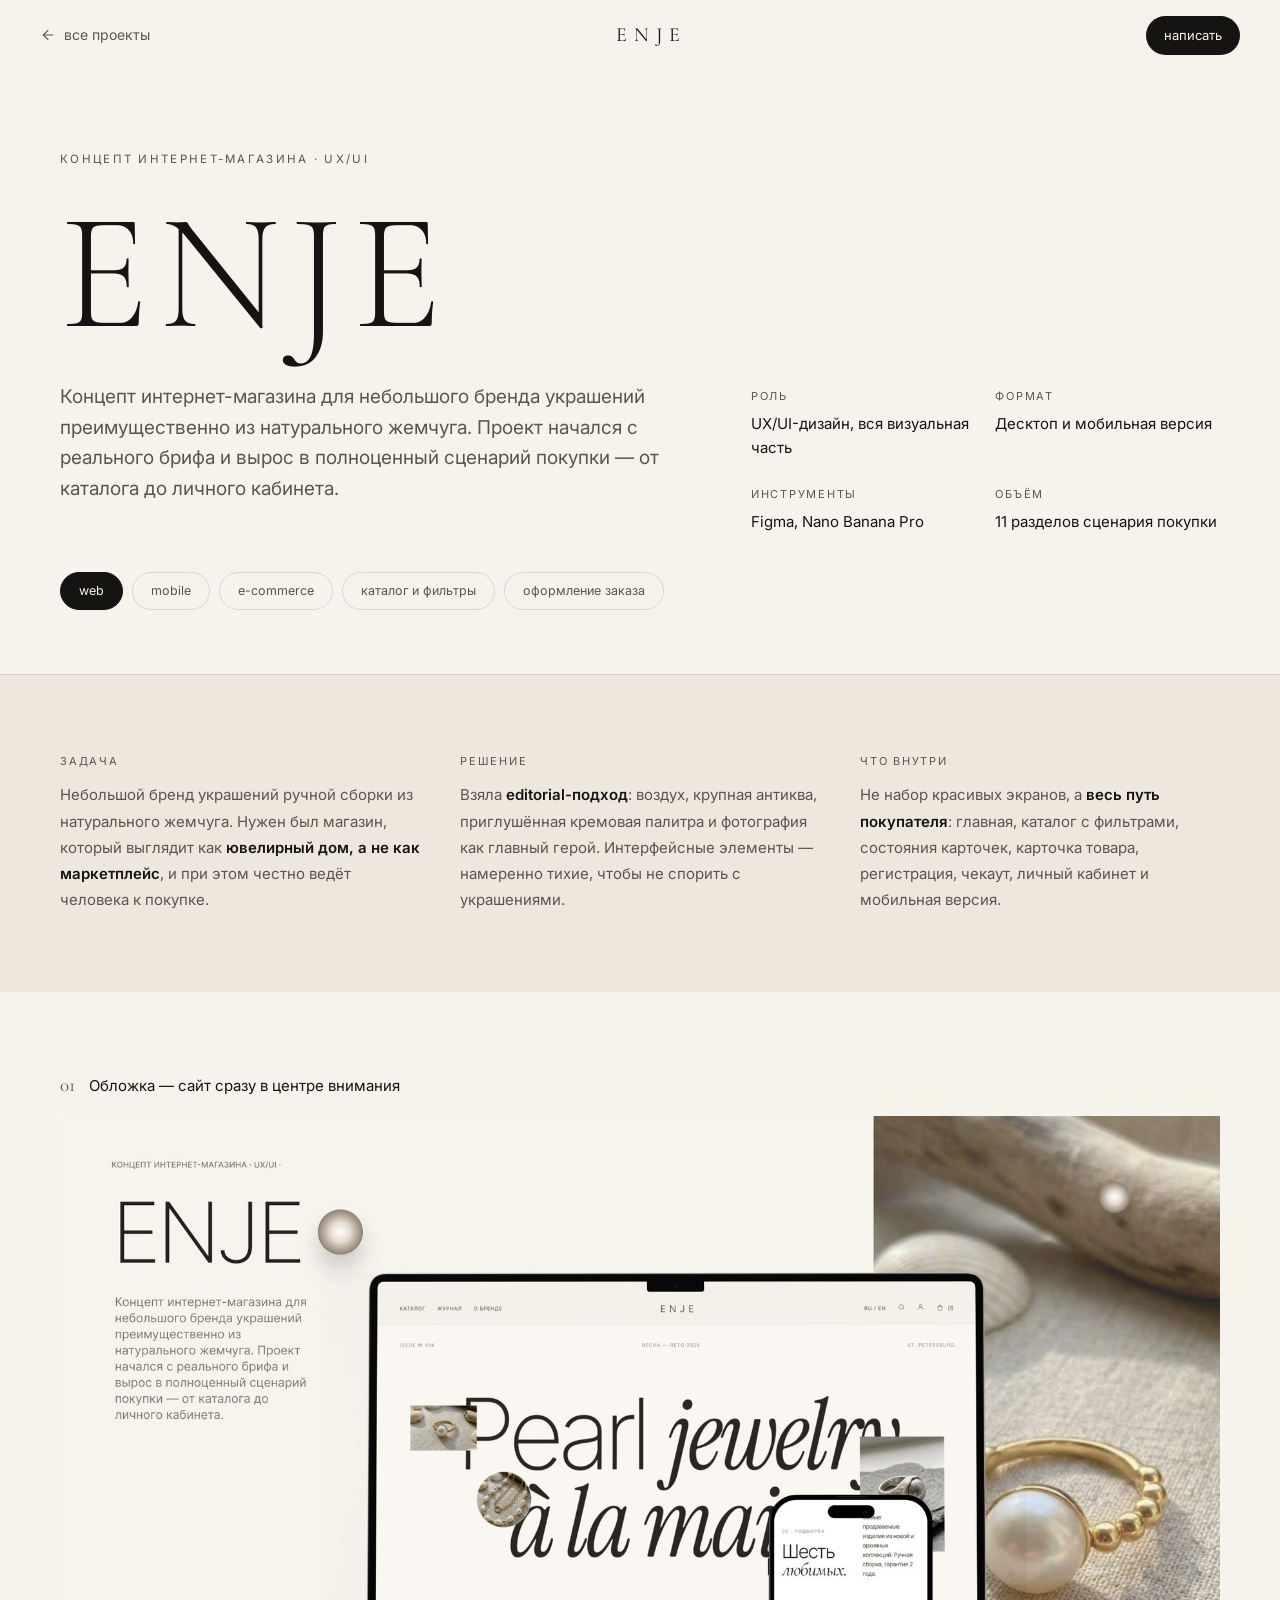
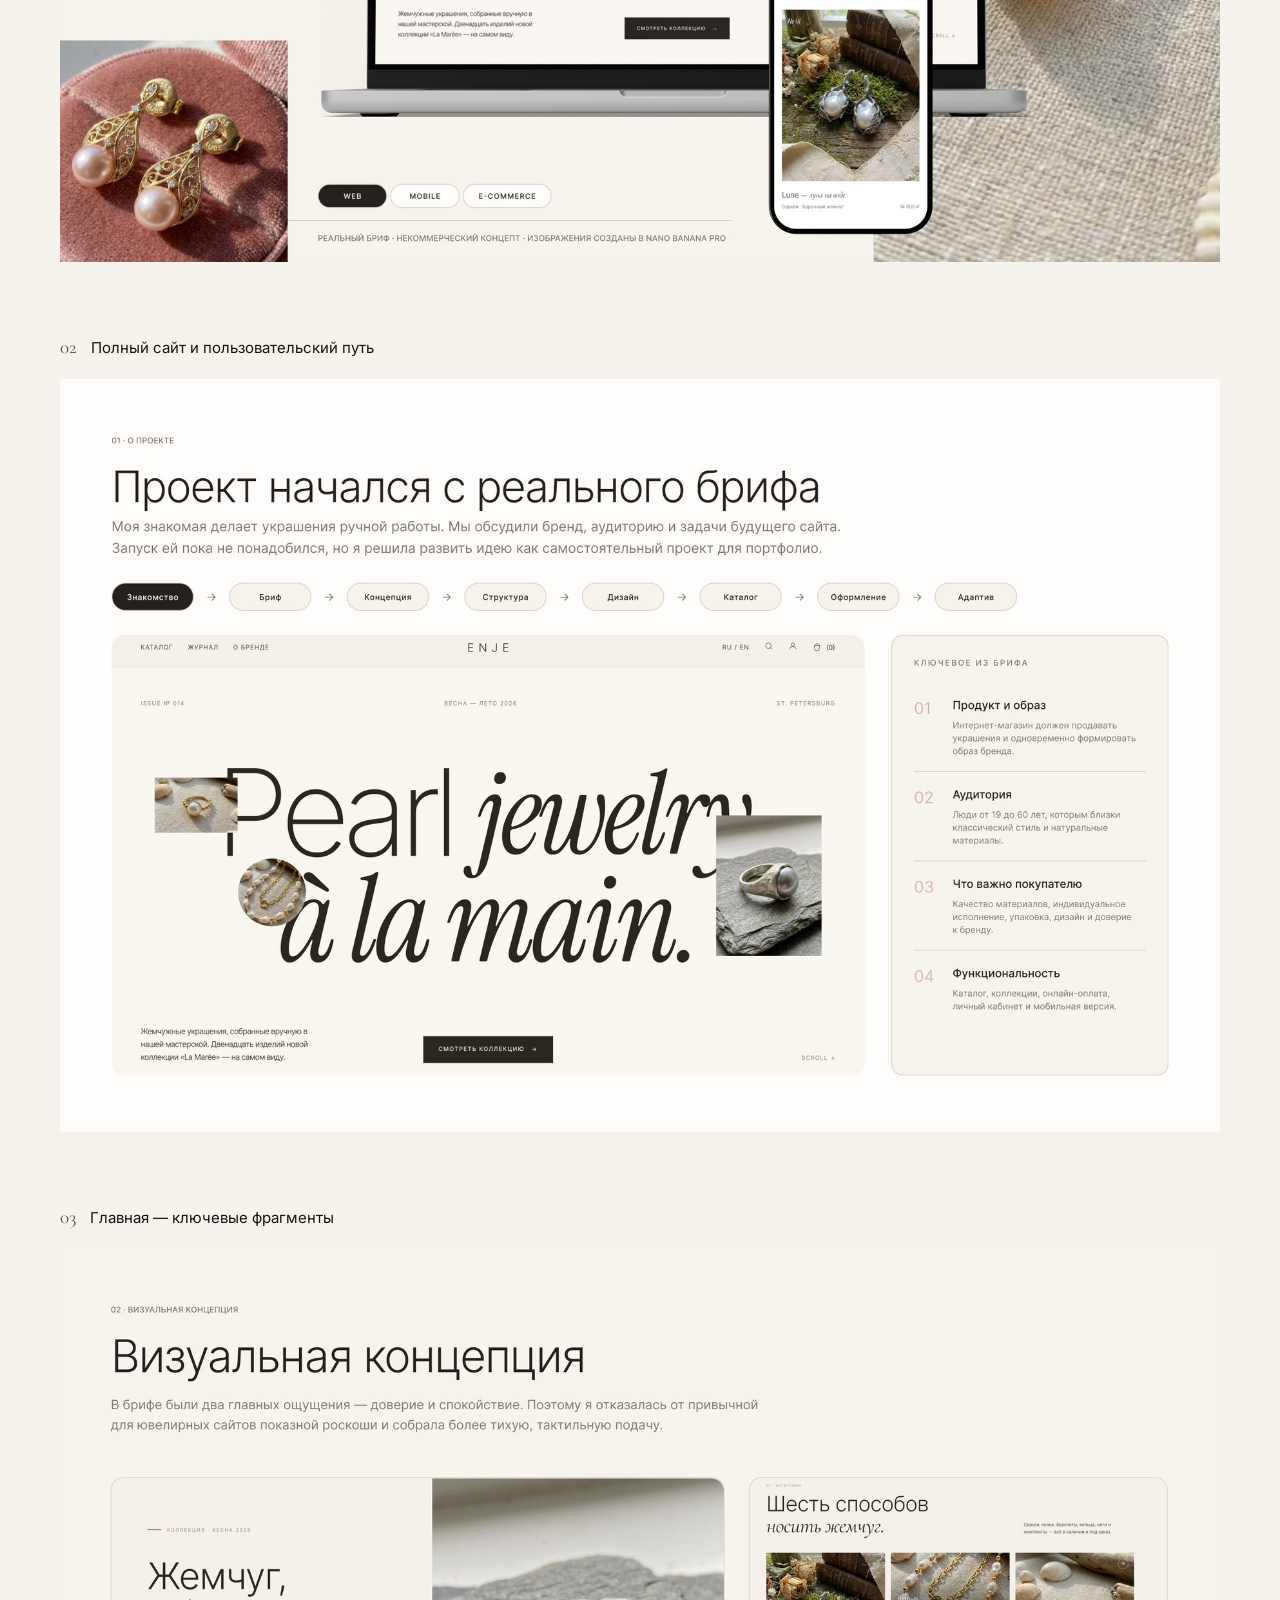
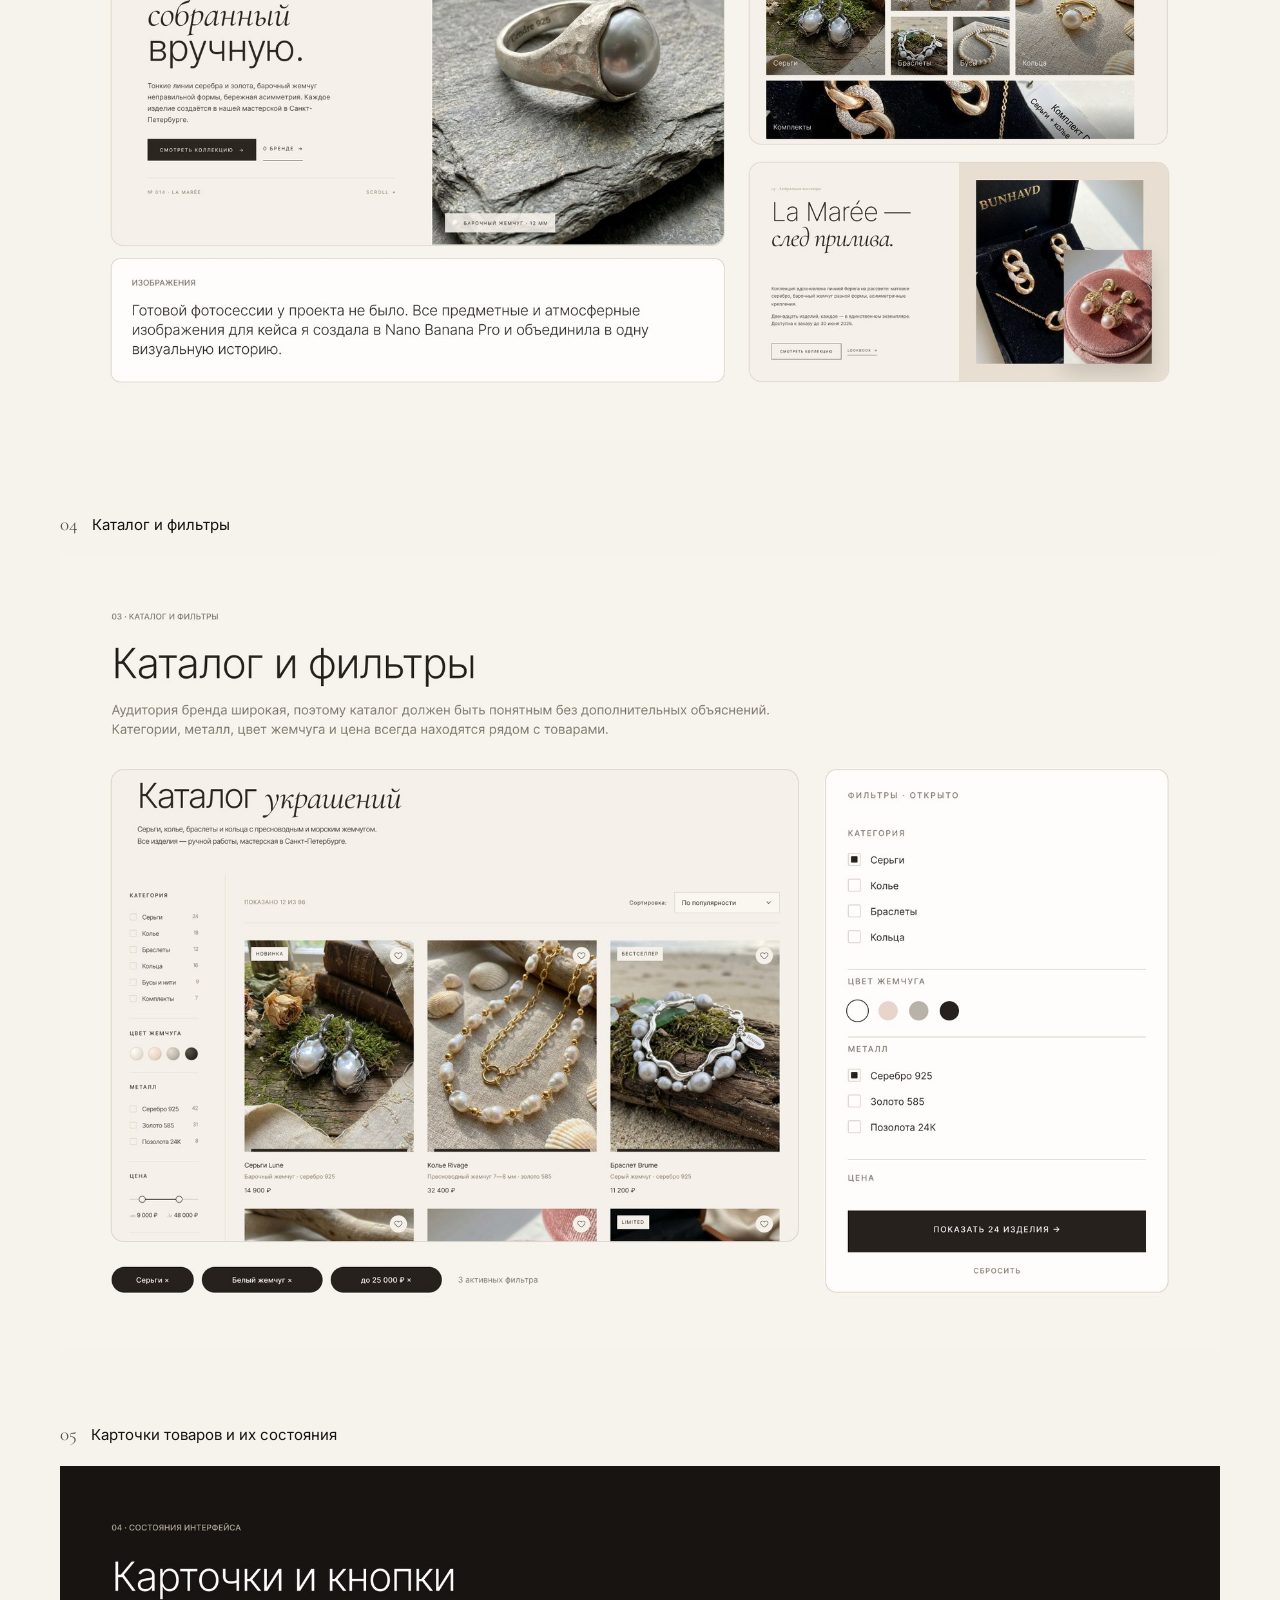
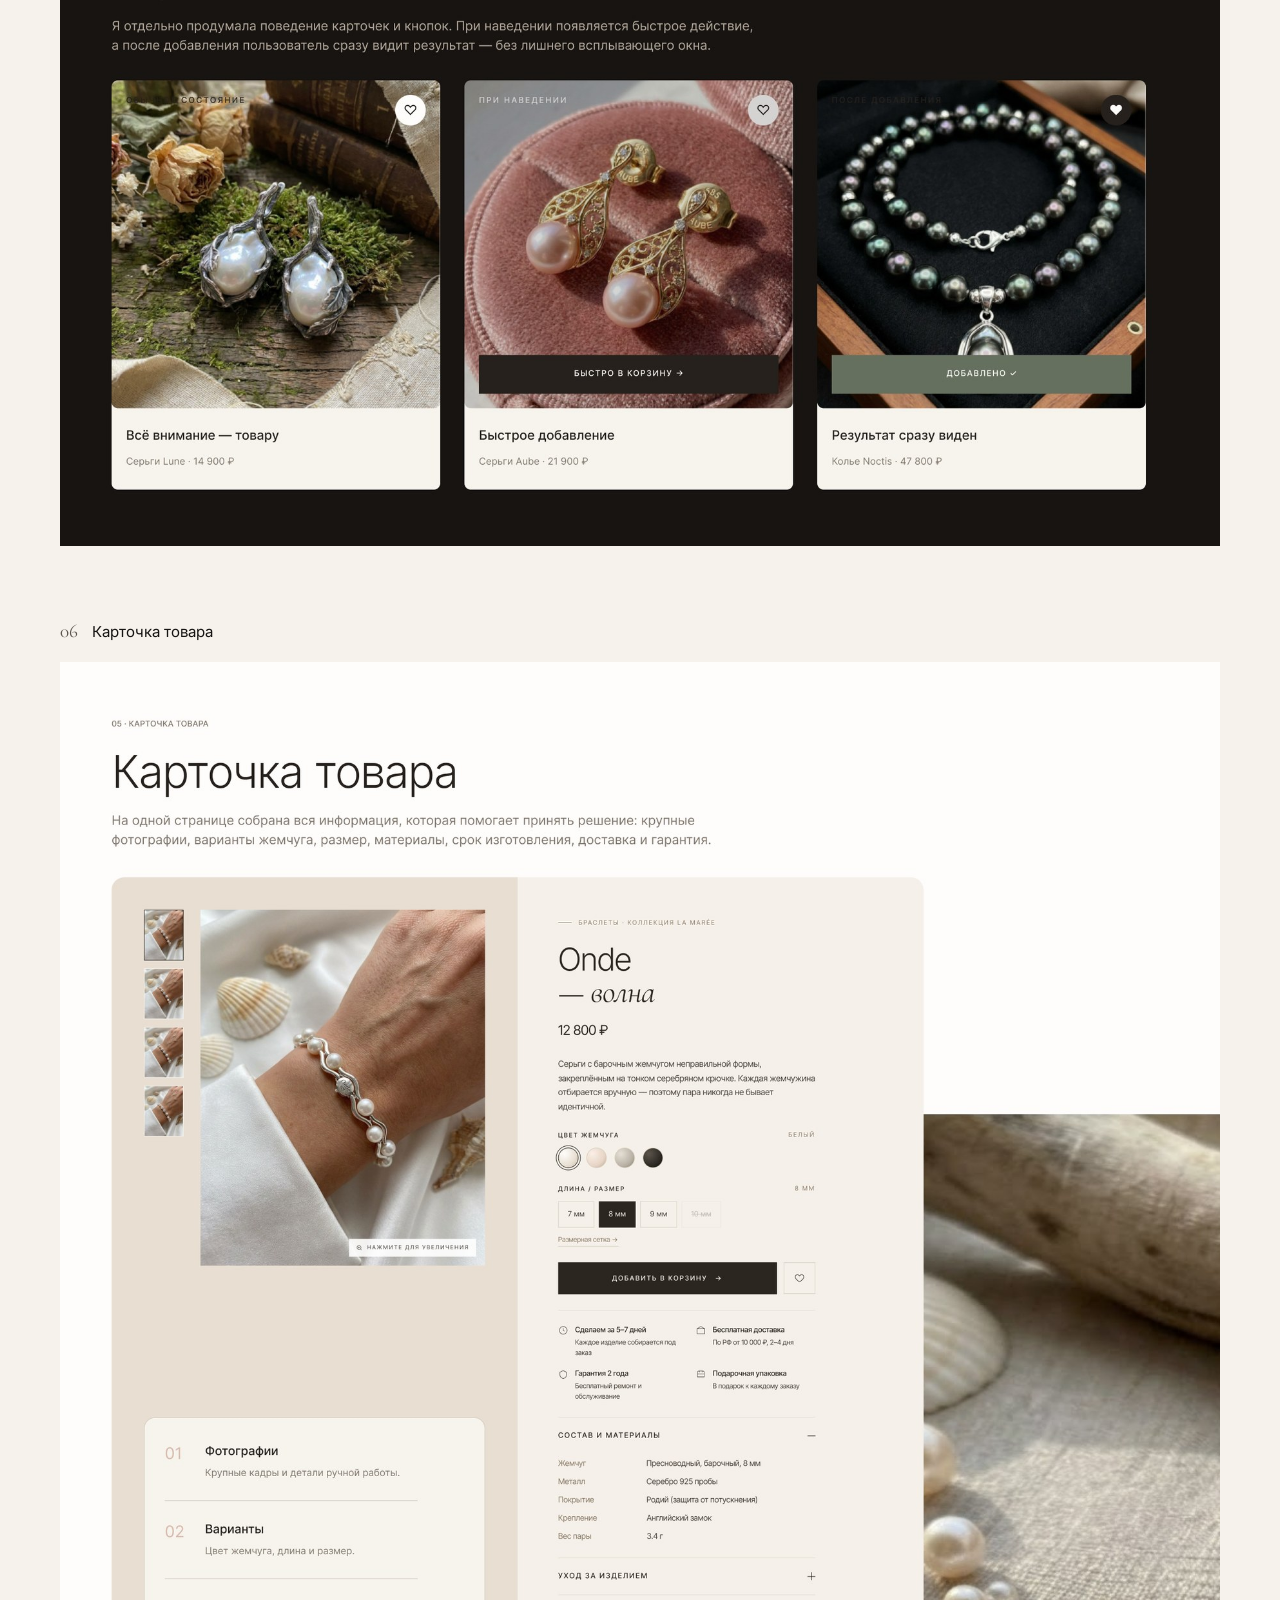
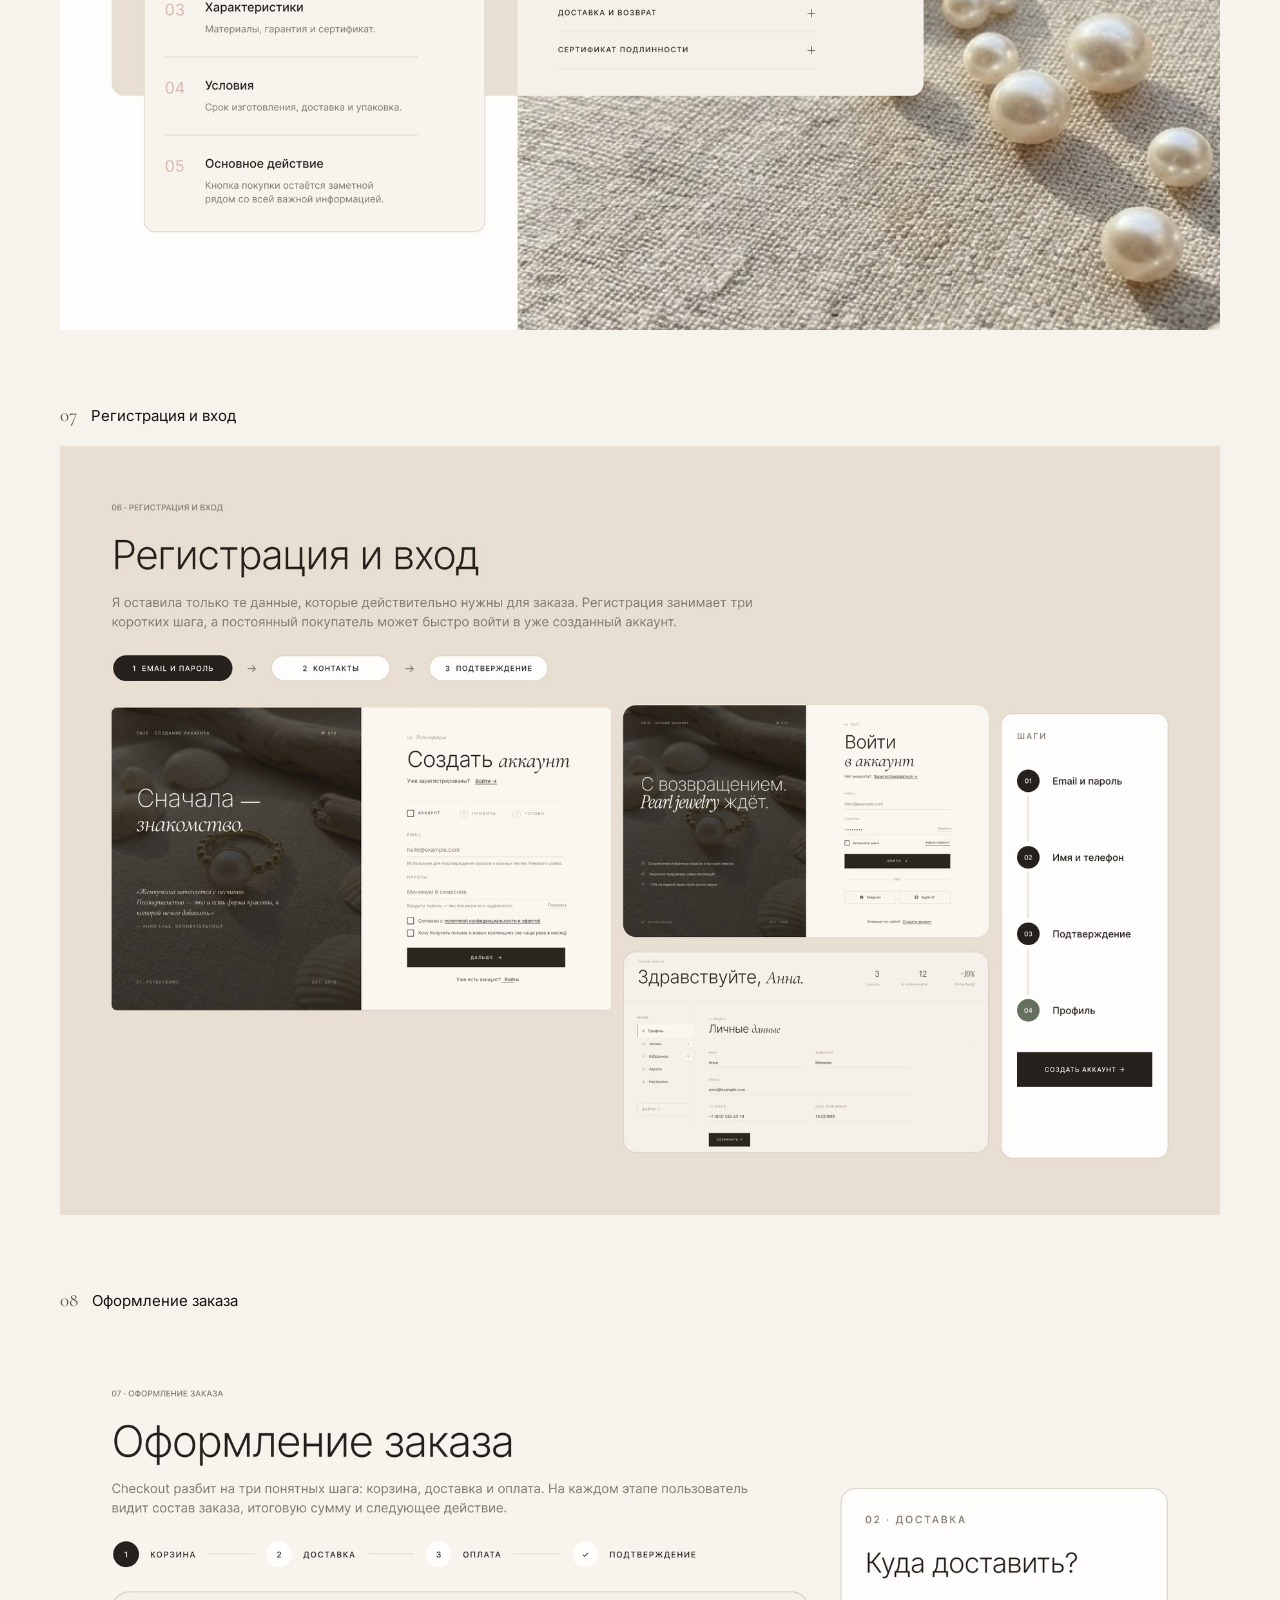
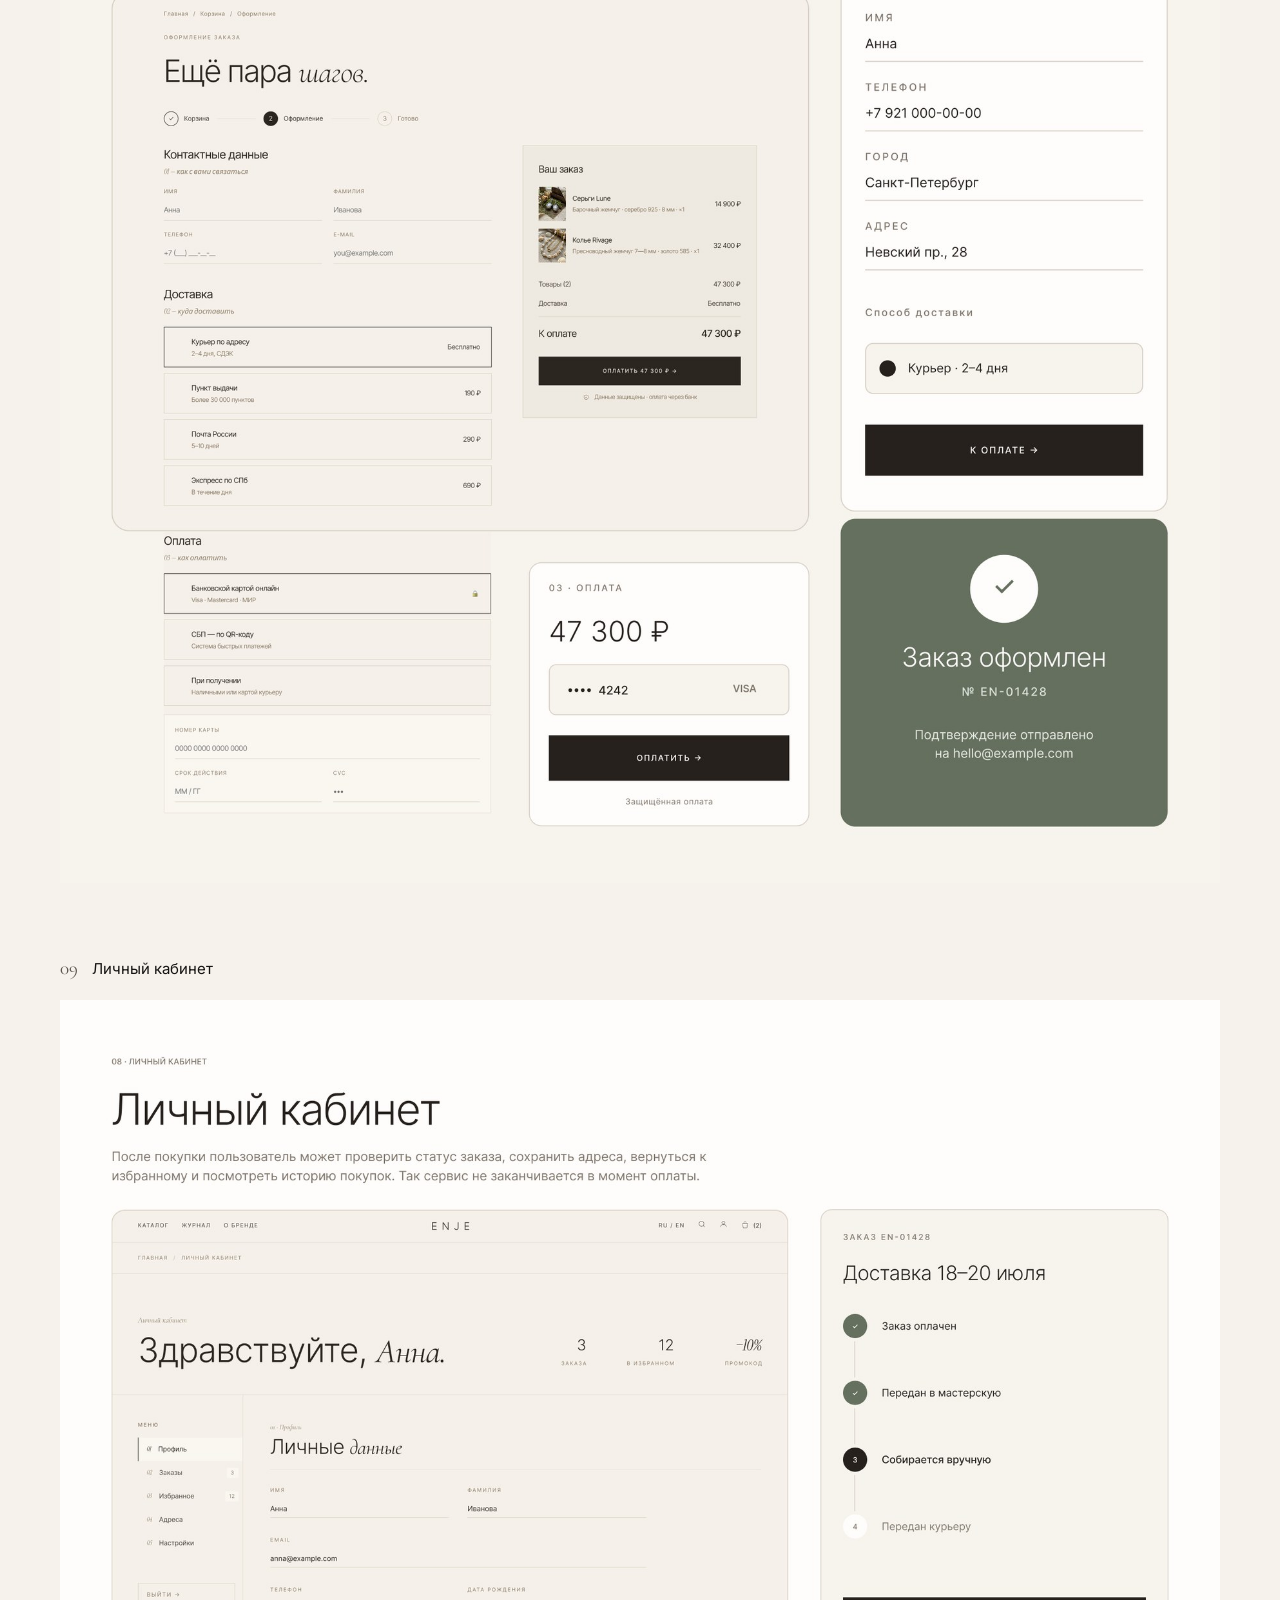
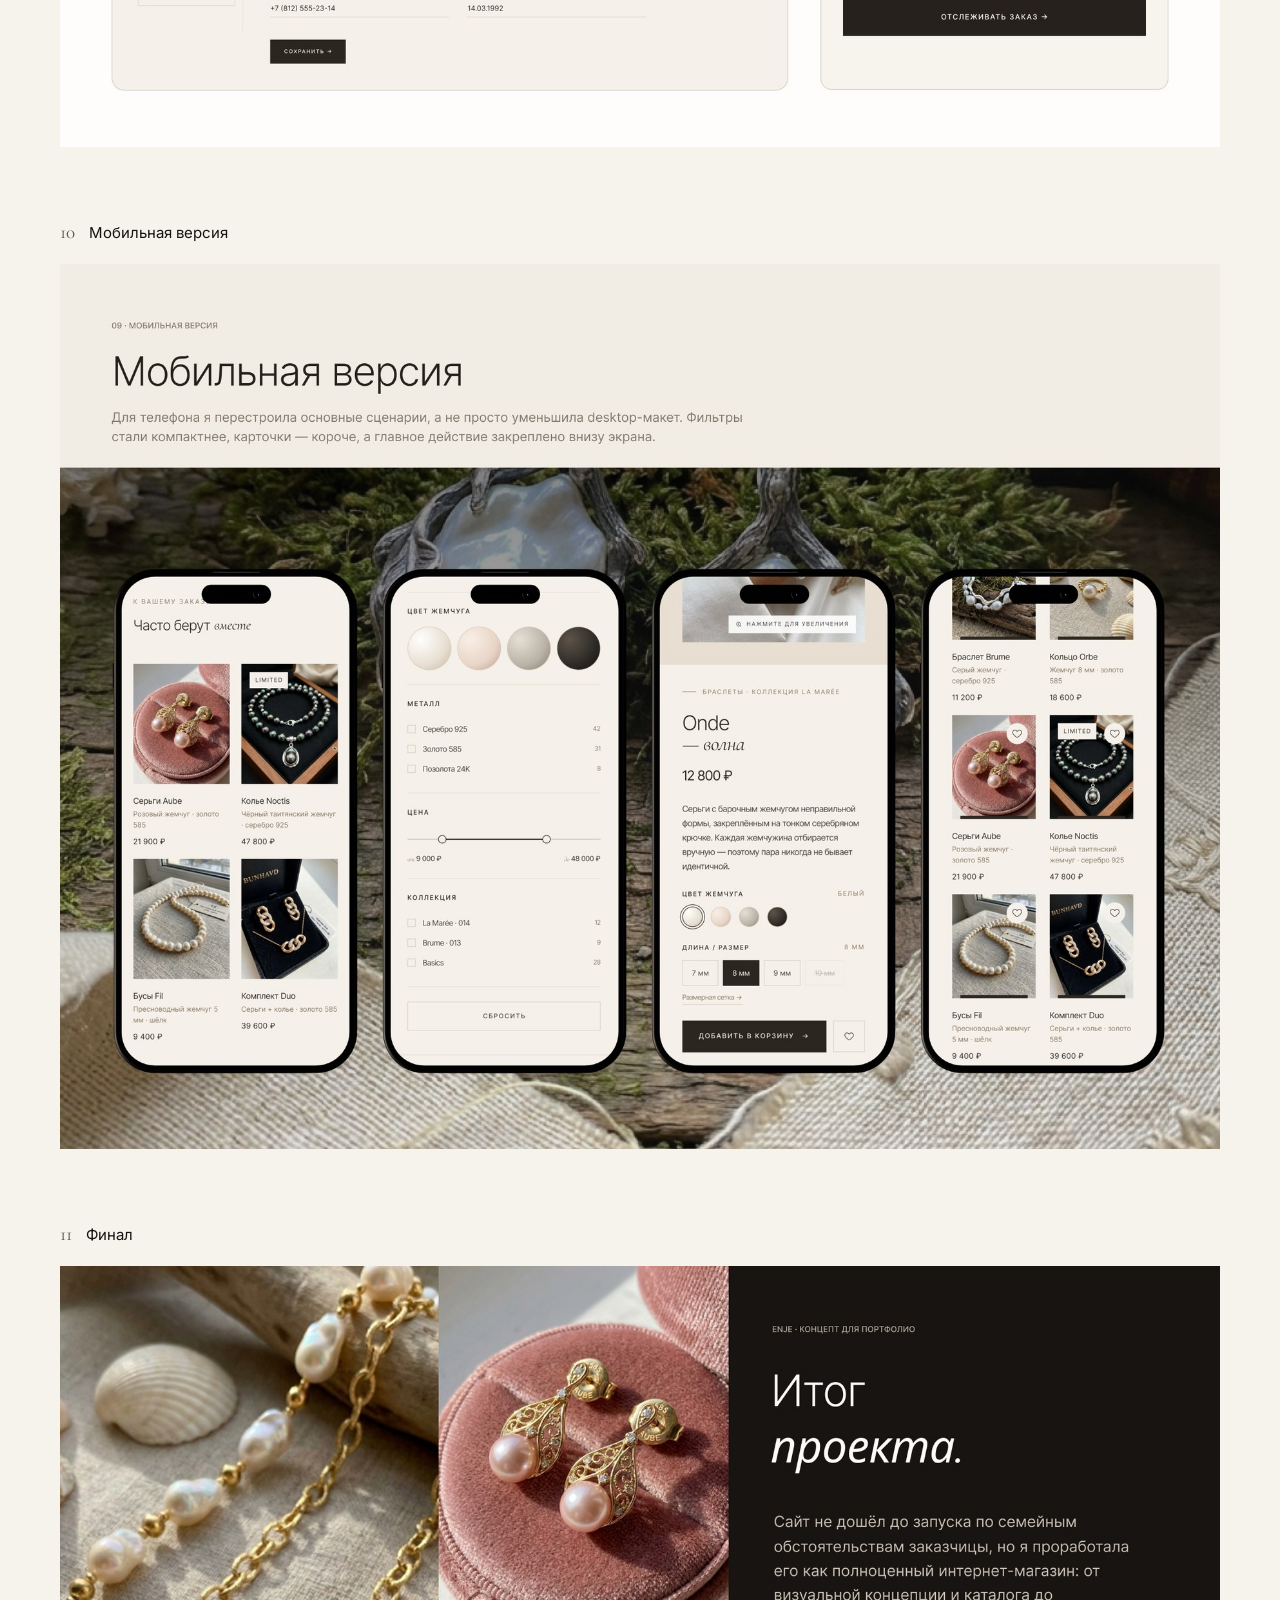
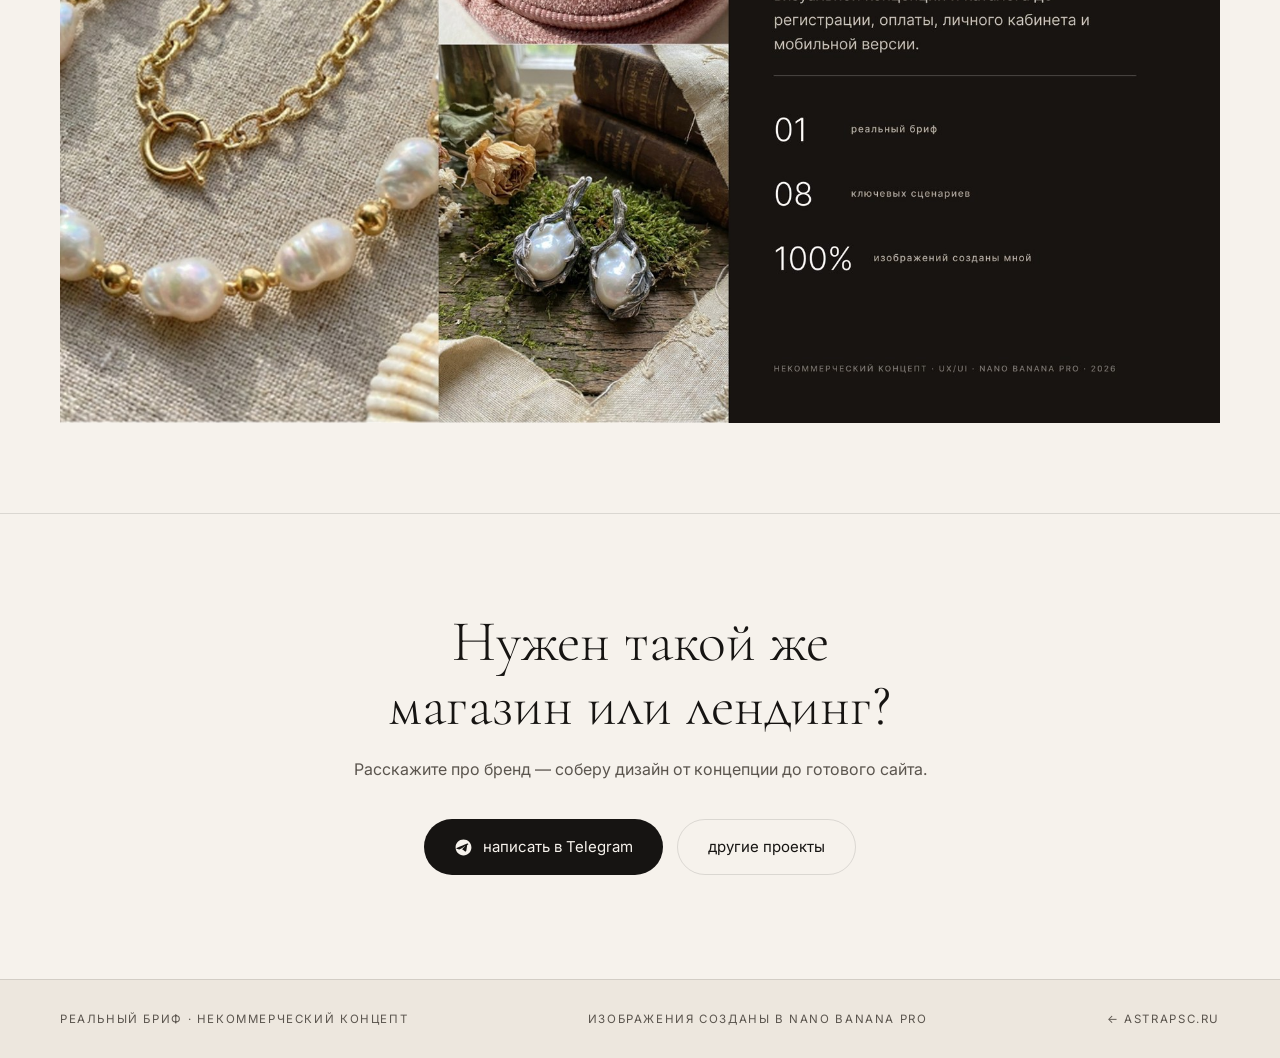
<file: cases/enje/index.html>
<!DOCTYPE html>
<html lang="ru">
<head>
<meta charset="UTF-8">
<meta name="viewport" content="width=device-width, initial-scale=1.0">
<title>Кейс · ENJE — интернет-магазин украшений из жемчуга</title>
<meta name="description" content="Концепт интернет-магазина украшений из натурального жемчуга: UX/UI, каталог, карточка товара, оформление заказа, личный кабинет, мобильная версия.">
<meta property="og:title" content="ENJE · концепт интернет-магазина украшений">
<meta property="og:description" content="От брифа до полного сценария покупки: каталог, фильтры, карточка товара, чекаут, личный кабинет.">
<meta property="og:type" content="website">
<meta property="og:image" content="img/01.jpg">
<link rel="icon" type="image/svg+xml" href="data:image/svg+xml,<svg xmlns='http://www.w3.org/2000/svg' viewBox='0 0 100 100'><text y='.9em' font-size='90'>&#9734;</text></svg>">
<link rel="preconnect" href="https://fonts.googleapis.com">
<link rel="preconnect" href="https://fonts.gstatic.com" crossorigin>
<link href="https://fonts.googleapis.com/css2?family=Cormorant+Garamond:wght@300;400;500&family=Inter:wght@300;400;500;600&display=swap" rel="stylesheet">
<style>
:root{
  --cream:#F6F2EC;
  --cream-2:#EDE7DE;
  --ink:#161412;
  --ink-soft:#5B554E;
  --line:rgba(22,20,18,.12);
  --maxw:1240px;
  --pad:40px;
  --ease:cubic-bezier(.16,1,.3,1);
}
*,*::before,*::after{margin:0;padding:0;box-sizing:border-box}
html{-webkit-font-smoothing:antialiased;scroll-behavior:smooth}
body{
  font-family:'Inter',-apple-system,sans-serif;
  background:var(--cream);color:var(--ink);
  line-height:1.6;overflow-x:hidden;
}
img{display:block;max-width:100%}
a{color:inherit;text-decoration:none}
::selection{background:var(--ink);color:var(--cream)}
.wrap{max-width:var(--maxw);margin:0 auto;padding:0 var(--pad)}

.reveal{opacity:0;transform:translateY(24px);transition:opacity .9s var(--ease),transform .9s var(--ease)}
.reveal.in{opacity:1;transform:none}

/* topbar */
.topbar{
  position:fixed;top:0;left:0;right:0;z-index:60;
  display:flex;align-items:center;justify-content:space-between;
  padding:16px var(--pad);
  background:rgba(246,242,236,.82);backdrop-filter:blur(14px);
  border-bottom:1px solid transparent;transition:border-color .3s;
}
.topbar.scrolled{border-bottom-color:var(--line)}
.topbar__back{display:inline-flex;align-items:center;gap:8px;font-size:14px;color:var(--ink-soft);transition:color .3s}
.topbar__back:hover{color:var(--ink)}
.topbar__brand{font-family:'Cormorant Garamond',serif;font-size:20px;letter-spacing:.34em;padding-left:.34em}
.topbar__cta{font-size:13px;padding:9px 18px;border-radius:100px;background:var(--ink);color:var(--cream);transition:opacity .3s}
.topbar__cta:hover{opacity:.85}

/* hero */
.hero{padding:150px 0 64px}
.hero__eyebrow{font-size:11.5px;letter-spacing:.2em;text-transform:uppercase;color:var(--ink-soft);margin-bottom:26px}
.hero__title{
  font-family:'Cormorant Garamond',serif;font-weight:300;
  font-size:clamp(64px,13vw,168px);line-height:.95;
  letter-spacing:.06em;margin-bottom:30px;
}
.hero__grid{display:grid;grid-template-columns:1.15fr .85fr;gap:56px;align-items:start}
.hero__lead{font-size:clamp(16px,1.7vw,19px);color:var(--ink-soft);max-width:52ch}
.meta{display:grid;grid-template-columns:1fr 1fr;gap:26px 20px;padding-top:6px}
.meta__k{font-size:11px;letter-spacing:.16em;text-transform:uppercase;color:var(--ink-soft);margin-bottom:6px}
.meta__v{font-size:15px}
.tags{display:flex;flex-wrap:wrap;gap:9px;margin-top:38px}
.tags span{font-size:12.5px;padding:8px 18px;border:1px solid var(--line);border-radius:100px;color:var(--ink-soft)}
.tags span.is-solid{background:var(--ink);border-color:var(--ink);color:var(--cream)}

/* задача/решение */
.about{padding:78px 0;border-top:1px solid var(--line);background:var(--cream-2)}
.about__grid{display:grid;grid-template-columns:repeat(3,1fr);gap:40px}
.about__k{font-size:11px;letter-spacing:.16em;text-transform:uppercase;color:var(--ink-soft);margin-bottom:12px}
.about__t{font-size:15px;color:var(--ink-soft);line-height:1.75}
.about__t b{color:var(--ink);font-weight:600}

/* секции-картинки */
.shots{padding:78px 0 20px}
.shot{margin-bottom:70px}
.shot__cap{display:flex;align-items:baseline;gap:14px;margin-bottom:16px}
.shot__num{font-family:'Cormorant Garamond',serif;font-size:19px;color:var(--ink-soft)}
.shot__name{font-size:15px}
.shot__img{
  display:block;width:100%;border:none;background:none;padding:0;cursor:zoom-in;
  transition:transform .5s var(--ease);
}
.shot__img img{width:100%;height:auto;display:block}
.shot__img:hover{transform:translateY(-4px)}

/* cta */
.cta{padding:96px 0 104px;text-align:center;border-top:1px solid var(--line)}
.cta__title{font-family:'Cormorant Garamond',serif;font-weight:300;font-size:clamp(32px,5vw,58px);line-height:1.1;margin-bottom:20px}
.cta__text{font-size:16px;color:var(--ink-soft);margin-bottom:36px}
.cta__links{display:flex;gap:14px;justify-content:center;flex-wrap:wrap}
.btn{display:inline-flex;align-items:center;gap:10px;padding:15px 30px;border-radius:100px;font-size:15px;transition:transform .4s var(--ease),opacity .3s}
.btn--dark{background:var(--ink);color:var(--cream)}
.btn--ghost{border:1px solid var(--line)}
.btn:hover{transform:translateY(-2px)}

/* footer */
.footer{padding:30px 0;border-top:1px solid var(--line);background:var(--cream-2)}
.footer .wrap{display:flex;align-items:center;justify-content:space-between;gap:18px;flex-wrap:wrap}
.footer__note{font-size:11.5px;letter-spacing:.14em;text-transform:uppercase;color:var(--ink-soft)}

/* лайтбокс */
.lb{position:fixed;inset:0;z-index:200;display:none;background:rgba(18,16,14,.96);align-items:flex-start;justify-content:center;overflow:auto;padding:60px 16px}
.lb.open{display:flex}
.lb img{max-width:1400px;width:100%;height:auto}
.lb__close{position:fixed;top:18px;right:18px;width:44px;height:44px;border-radius:50%;border:none;background:rgba(255,255,255,.14);color:#fff;cursor:pointer;display:flex;align-items:center;justify-content:center}
.lb__close:hover{background:rgba(255,255,255,.28)}

@media (max-width:900px){
  .hero__grid{grid-template-columns:1fr;gap:34px}
  .about__grid{grid-template-columns:1fr;gap:28px}
}
@media (max-width:640px){
  :root{--pad:20px}
  .hero{padding:120px 0 48px}
  .about,.shots{padding-top:56px}
  .shot{margin-bottom:44px}
  .meta{gap:20px 16px}
}
@media (prefers-reduced-motion:reduce){
  .reveal{opacity:1;transform:none;transition:none}
  *{transition-duration:.01ms !important}
}
</style>
</head>
<body>

<header class="topbar" id="topbar">
  <a href="../../" class="topbar__back">
    <svg width="16" height="16" viewBox="0 0 24 24" fill="none" stroke="currentColor" stroke-width="1.6" stroke-linecap="round" stroke-linejoin="round"><path d="M19 12H5M12 19l-7-7 7-7"/></svg>
    <span>все проекты</span>
  </a>
  <span class="topbar__brand">ENJE</span>
  <a href="https://t.me/astrapsc" target="_blank" rel="noopener" class="topbar__cta">написать</a>
</header>

<!-- HERO -->
<section class="hero">
  <div class="wrap">
    <p class="hero__eyebrow reveal">Концепт интернет-магазина · UX/UI</p>
    <h1 class="hero__title reveal">ENJE</h1>
    <div class="hero__grid">
      <p class="hero__lead reveal">
        Концепт интернет-магазина для небольшого бренда украшений преимущественно
        из натурального жемчуга. Проект начался с реального брифа и вырос
        в полноценный сценарий покупки — от каталога до личного кабинета.
      </p>
      <div class="meta reveal">
        <div>
          <div class="meta__k">Роль</div>
          <div class="meta__v">UX/UI-дизайн, вся визуальная часть</div>
        </div>
        <div>
          <div class="meta__k">Формат</div>
          <div class="meta__v">Десктоп и мобильная версия</div>
        </div>
        <div>
          <div class="meta__k">Инструменты</div>
          <div class="meta__v">Figma, Nano Banana Pro</div>
        </div>
        <div>
          <div class="meta__k">Объём</div>
          <div class="meta__v">11 разделов сценария покупки</div>
        </div>
      </div>
    </div>
    <div class="tags reveal">
      <span class="is-solid">web</span>
      <span>mobile</span>
      <span>e-commerce</span>
      <span>каталог и фильтры</span>
      <span>оформление заказа</span>
    </div>
  </div>
</section>

<!-- ЗАДАЧА / РЕШЕНИЕ -->
<section class="about">
  <div class="wrap">
    <div class="about__grid">
      <div class="reveal">
        <div class="about__k">Задача</div>
        <p class="about__t">Небольшой бренд украшений ручной сборки из натурального жемчуга. Нужен был магазин, который выглядит как <b>ювелирный дом, а не как маркетплейс</b>, и при этом честно ведёт человека к покупке.</p>
      </div>
      <div class="reveal">
        <div class="about__k">Решение</div>
        <p class="about__t">Взяла <b>editorial-подход</b>: воздух, крупная антиква, приглушённая кремовая палитра и фотография как главный герой. Интерфейсные элементы — намеренно тихие, чтобы не спорить с украшениями.</p>
      </div>
      <div class="reveal">
        <div class="about__k">Что внутри</div>
        <p class="about__t">Не набор красивых экранов, а <b>весь путь покупателя</b>: главная, каталог с фильтрами, состояния карточек, карточка товара, регистрация, чекаут, личный кабинет и мобильная версия.</p>
      </div>
    </div>
  </div>
</section>

<!-- СЕКЦИИ -->
<section class="shots">
  <div class="wrap">

    <figure class="shot reveal">
      <figcaption class="shot__cap"><span class="shot__num">01</span><span class="shot__name">Обложка — сайт сразу в центре внимания</span></figcaption>
      <button class="shot__img" data-full="img/01.jpg"><img src="img/01.jpg" alt="ENJE — обложка кейса" loading="eager"></button>
    </figure>

    <figure class="shot reveal">
      <figcaption class="shot__cap"><span class="shot__num">02</span><span class="shot__name">Полный сайт и пользовательский путь</span></figcaption>
      <button class="shot__img" data-full="img/02.jpg"><img src="img/02.jpg" alt="Полный сайт и пользовательский путь" loading="lazy"></button>
    </figure>

    <figure class="shot reveal">
      <figcaption class="shot__cap"><span class="shot__num">03</span><span class="shot__name">Главная — ключевые фрагменты</span></figcaption>
      <button class="shot__img" data-full="img/03.jpg"><img src="img/03.jpg" alt="Главная страница, ключевые фрагменты" loading="lazy"></button>
    </figure>

    <figure class="shot reveal">
      <figcaption class="shot__cap"><span class="shot__num">04</span><span class="shot__name">Каталог и фильтры</span></figcaption>
      <button class="shot__img" data-full="img/04.jpg"><img src="img/04.jpg" alt="Каталог и фильтры" loading="lazy"></button>
    </figure>

    <figure class="shot reveal">
      <figcaption class="shot__cap"><span class="shot__num">05</span><span class="shot__name">Карточки товаров и их состояния</span></figcaption>
      <button class="shot__img" data-full="img/05.jpg"><img src="img/05.jpg" alt="Карточки товаров и состояния" loading="lazy"></button>
    </figure>

    <figure class="shot reveal">
      <figcaption class="shot__cap"><span class="shot__num">06</span><span class="shot__name">Карточка товара</span></figcaption>
      <button class="shot__img" data-full="img/06.jpg"><img src="img/06.jpg" alt="Карточка товара" loading="lazy"></button>
    </figure>

    <figure class="shot reveal">
      <figcaption class="shot__cap"><span class="shot__num">07</span><span class="shot__name">Регистрация и вход</span></figcaption>
      <button class="shot__img" data-full="img/07.jpg"><img src="img/07.jpg" alt="Регистрация и вход" loading="lazy"></button>
    </figure>

    <figure class="shot reveal">
      <figcaption class="shot__cap"><span class="shot__num">08</span><span class="shot__name">Оформление заказа</span></figcaption>
      <button class="shot__img" data-full="img/08.jpg"><img src="img/08.jpg" alt="Оформление заказа" loading="lazy"></button>
    </figure>

    <figure class="shot reveal">
      <figcaption class="shot__cap"><span class="shot__num">09</span><span class="shot__name">Личный кабинет</span></figcaption>
      <button class="shot__img" data-full="img/09.jpg"><img src="img/09.jpg" alt="Личный кабинет" loading="lazy"></button>
    </figure>

    <figure class="shot reveal">
      <figcaption class="shot__cap"><span class="shot__num">10</span><span class="shot__name">Мобильная версия</span></figcaption>
      <button class="shot__img" data-full="img/10.jpg"><img src="img/10.jpg" alt="Мобильная версия" loading="lazy"></button>
    </figure>

    <figure class="shot reveal">
      <figcaption class="shot__cap"><span class="shot__num">11</span><span class="shot__name">Финал</span></figcaption>
      <button class="shot__img" data-full="img/11.jpg"><img src="img/11.jpg" alt="Финальный разворот кейса" loading="lazy"></button>
    </figure>

  </div>
</section>

<!-- CTA -->
<section class="cta">
  <div class="wrap">
    <h2 class="cta__title reveal">Нужен такой же<br>магазин или лендинг?</h2>
    <p class="cta__text reveal">Расскажите про бренд — соберу дизайн от концепции до готового сайта.</p>
    <div class="cta__links reveal">
      <a href="https://t.me/astrapsc" target="_blank" rel="noopener" class="btn btn--dark">
        <svg width="19" height="19" viewBox="0 0 24 24" fill="currentColor"><path d="M12 2C6.48 2 2 6.48 2 12s4.48 10 10 10 10-4.48 10-10S17.52 2 12 2zm4.64 6.8c-.15 1.58-.8 5.42-1.13 7.19-.14.75-.42 1-.68 1.03-.58.05-1.02-.38-1.58-.75-.88-.58-1.38-.94-2.23-1.5-.99-.65-.35-1.01.22-1.59.15-.15 2.71-2.48 2.76-2.69.01-.03.01-.14-.07-.2-.08-.06-.19-.04-.27-.02-.12.03-1.99 1.27-5.62 3.72-.53.36-1.01.54-1.44.53-.47-.01-1.38-.27-2.06-.49-.83-.27-1.49-.42-1.43-.88.03-.24.37-.49 1.02-.74 3.99-1.74 6.65-2.89 7.99-3.44 3.81-1.58 4.6-1.86 5.12-1.87.11 0 .37.03.54.17.14.12.18.28.2.45-.01.06.01.24 0 .38z"/></svg>
        <span>написать в Telegram</span>
      </a>
      <a href="../../" class="btn btn--ghost"><span>другие проекты</span></a>
    </div>
  </div>
</section>

<footer class="footer">
  <div class="wrap">
    <span class="footer__note">Реальный бриф · некоммерческий концепт</span>
    <span class="footer__note">Изображения созданы в Nano Banana Pro</span>
    <a href="../../" class="footer__note">← astrapsc.ru</a>
  </div>
</footer>

<div class="lb" id="lb" role="dialog" aria-modal="true" aria-label="Просмотр раздела">
  <button class="lb__close" id="lbClose" aria-label="Закрыть">
    <svg width="20" height="20" viewBox="0 0 24 24" fill="none" stroke="currentColor" stroke-width="1.8" stroke-linecap="round"><path d="M18 6L6 18M6 6l12 12"/></svg>
  </button>
  <img id="lbImg" alt="">
</div>

<script>
(function(){
  var io = new IntersectionObserver(function(es){
    es.forEach(function(e){ if(e.isIntersecting){ e.target.classList.add('in'); io.unobserve(e.target); } });
  }, {threshold:0.06, rootMargin:'0px 0px -40px 0px'});
  document.querySelectorAll('.reveal').forEach(function(el){ io.observe(el); });

  var topbar = document.getElementById('topbar');
  window.addEventListener('scroll', function(){
    topbar.classList.toggle('scrolled', window.scrollY > 20);
  }, {passive:true});

  var lb = document.getElementById('lb'), lbImg = document.getElementById('lbImg');
  function close(){ lb.classList.remove('open'); document.body.style.overflow=''; lbImg.src=''; }
  document.querySelectorAll('.shot__img').forEach(function(b){
    b.addEventListener('click', function(){
      lbImg.src = b.dataset.full;
      lbImg.alt = b.querySelector('img').alt;
      lb.classList.add('open');
      lb.scrollTop = 0;
      document.body.style.overflow='hidden';
    });
  });
  document.getElementById('lbClose').addEventListener('click', close);
  lb.addEventListener('click', function(e){ if(e.target===lb) close(); });
  document.addEventListener('keydown', function(e){ if(e.key==='Escape' && lb.classList.contains('open')) close(); });
})();
</script>
</body>
</html>
</file>
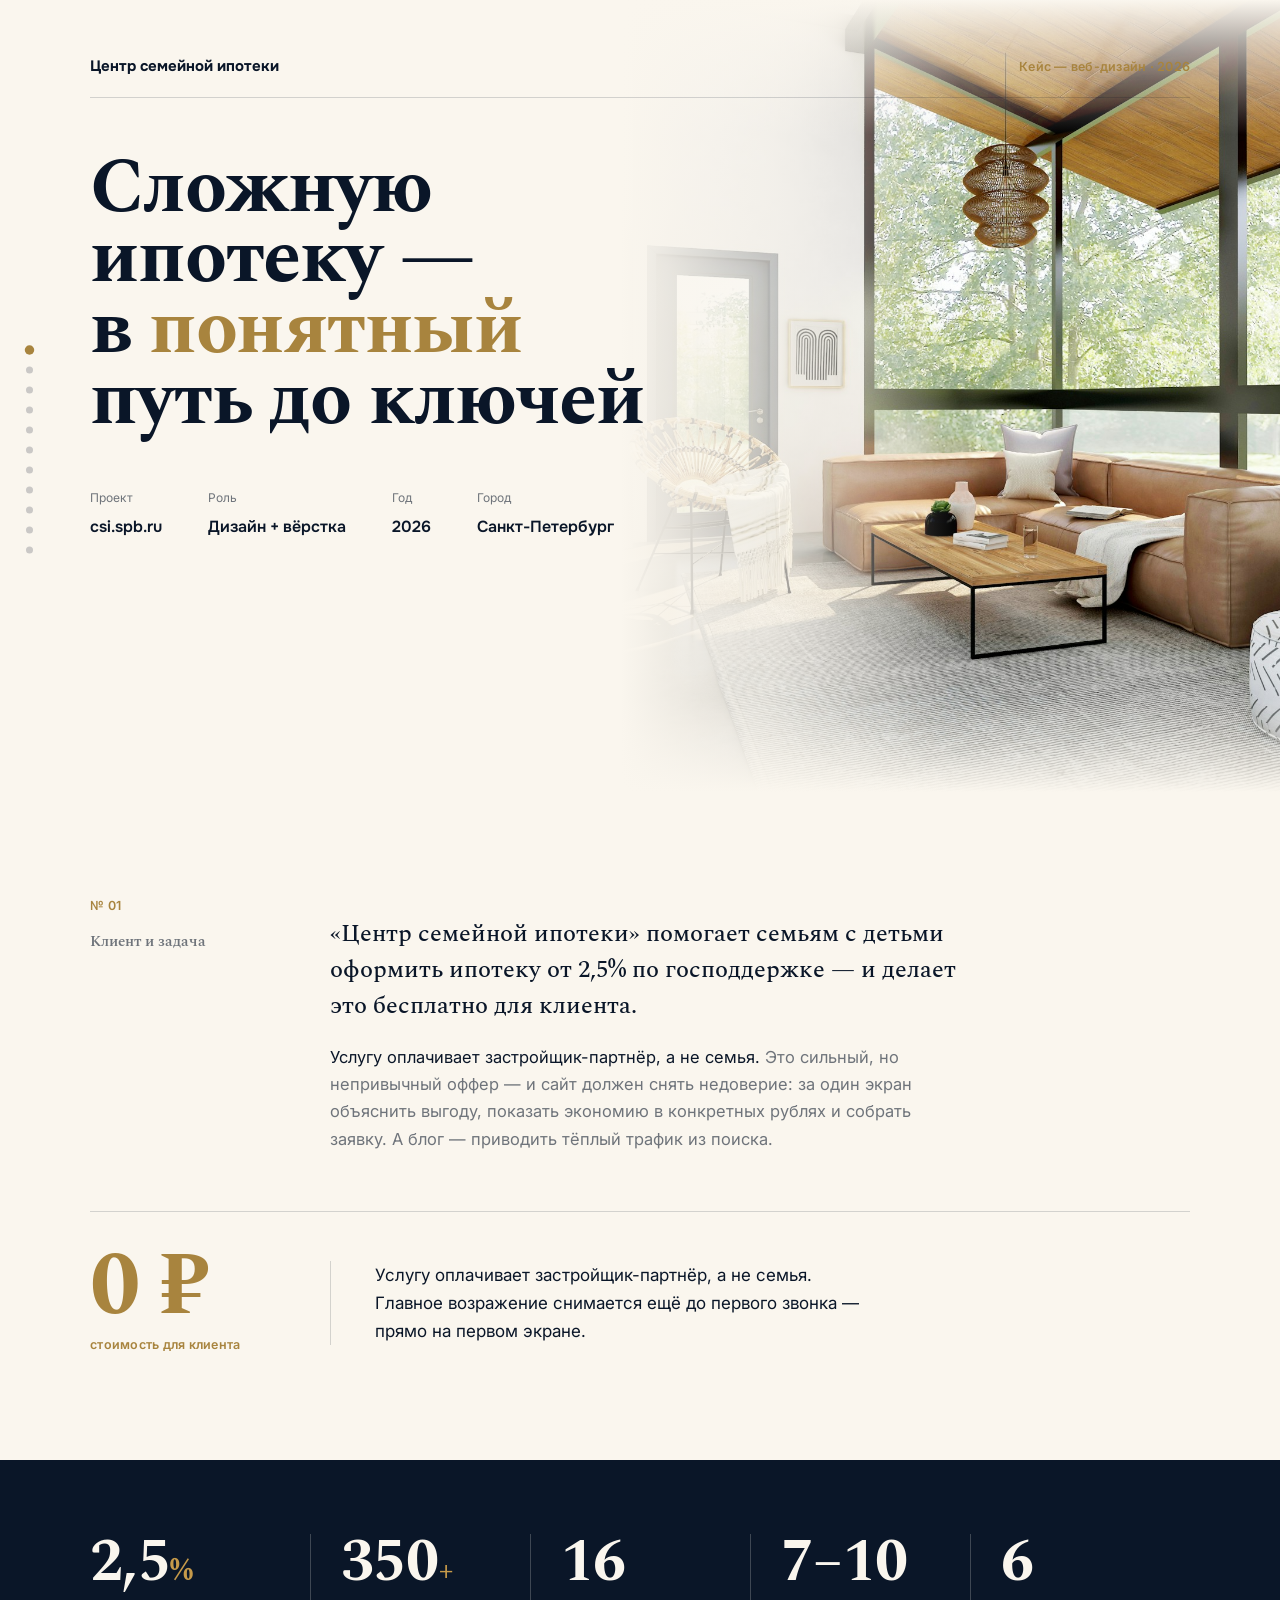
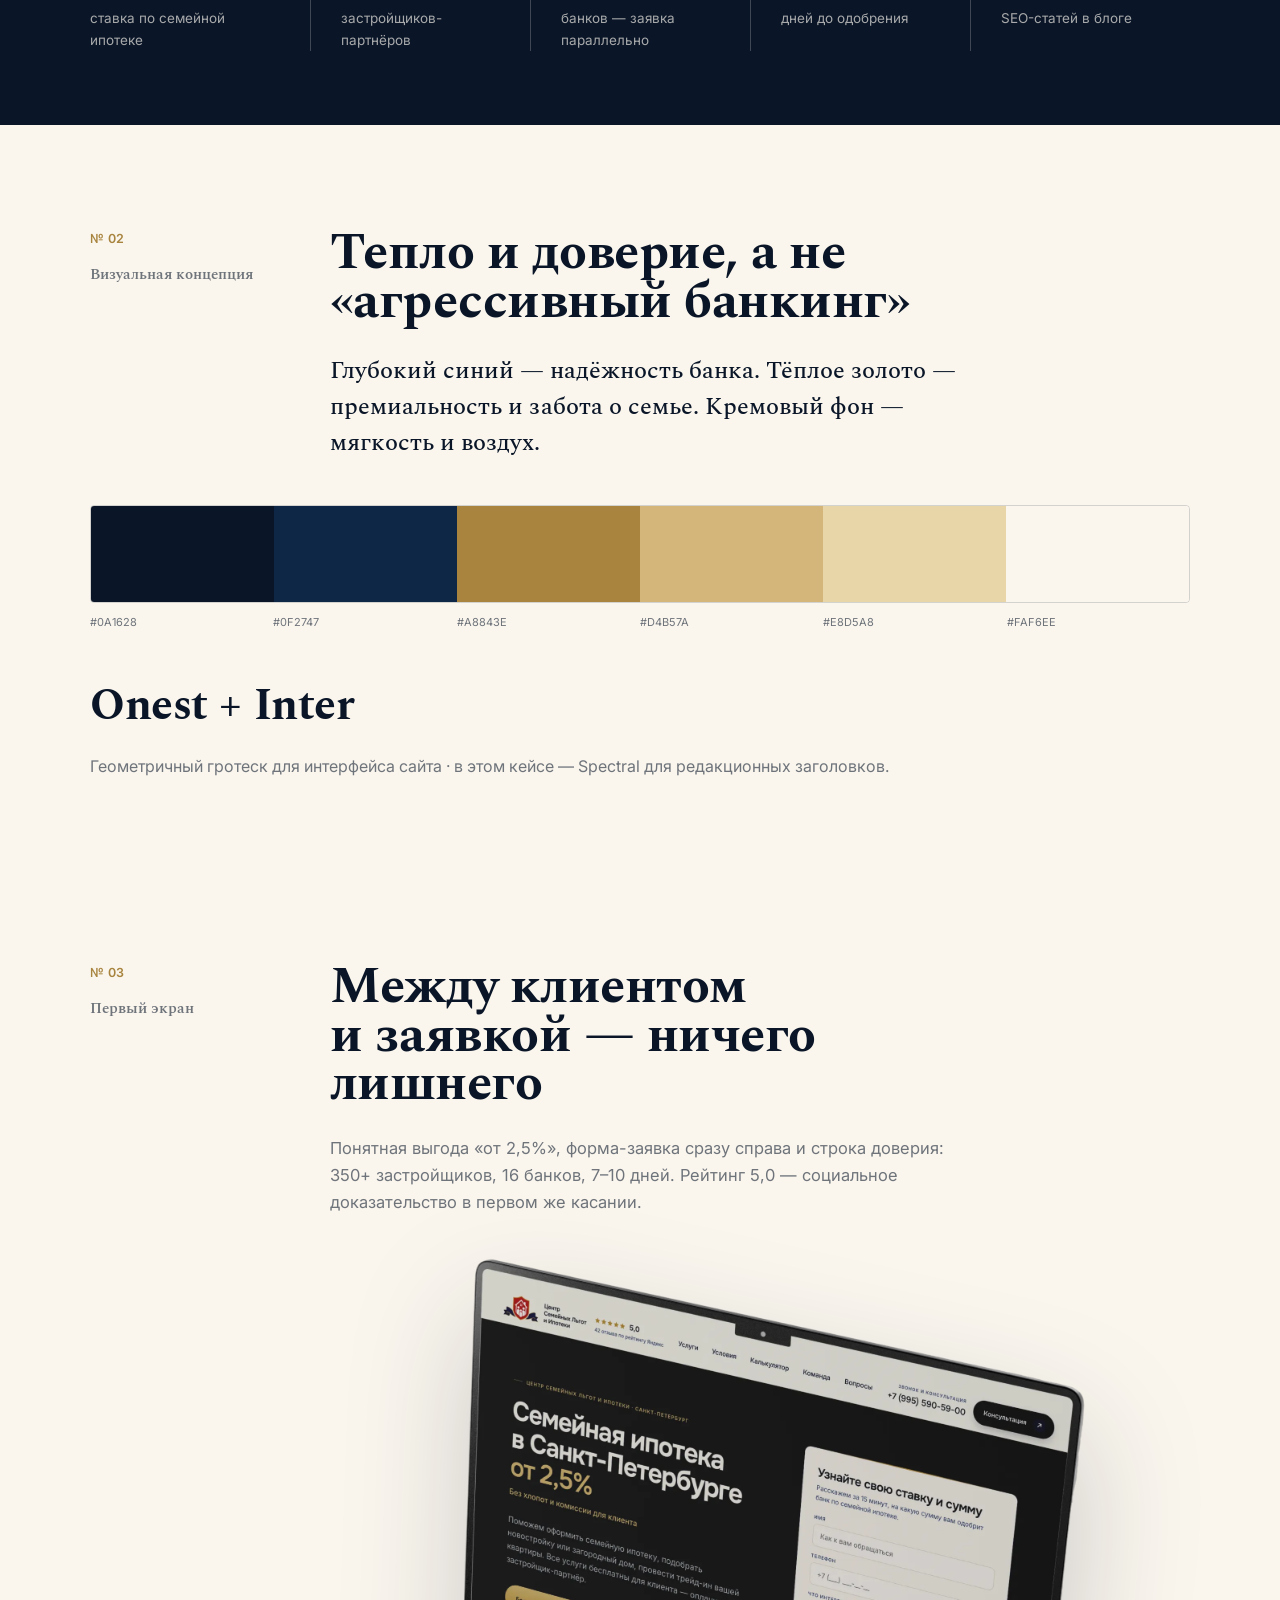
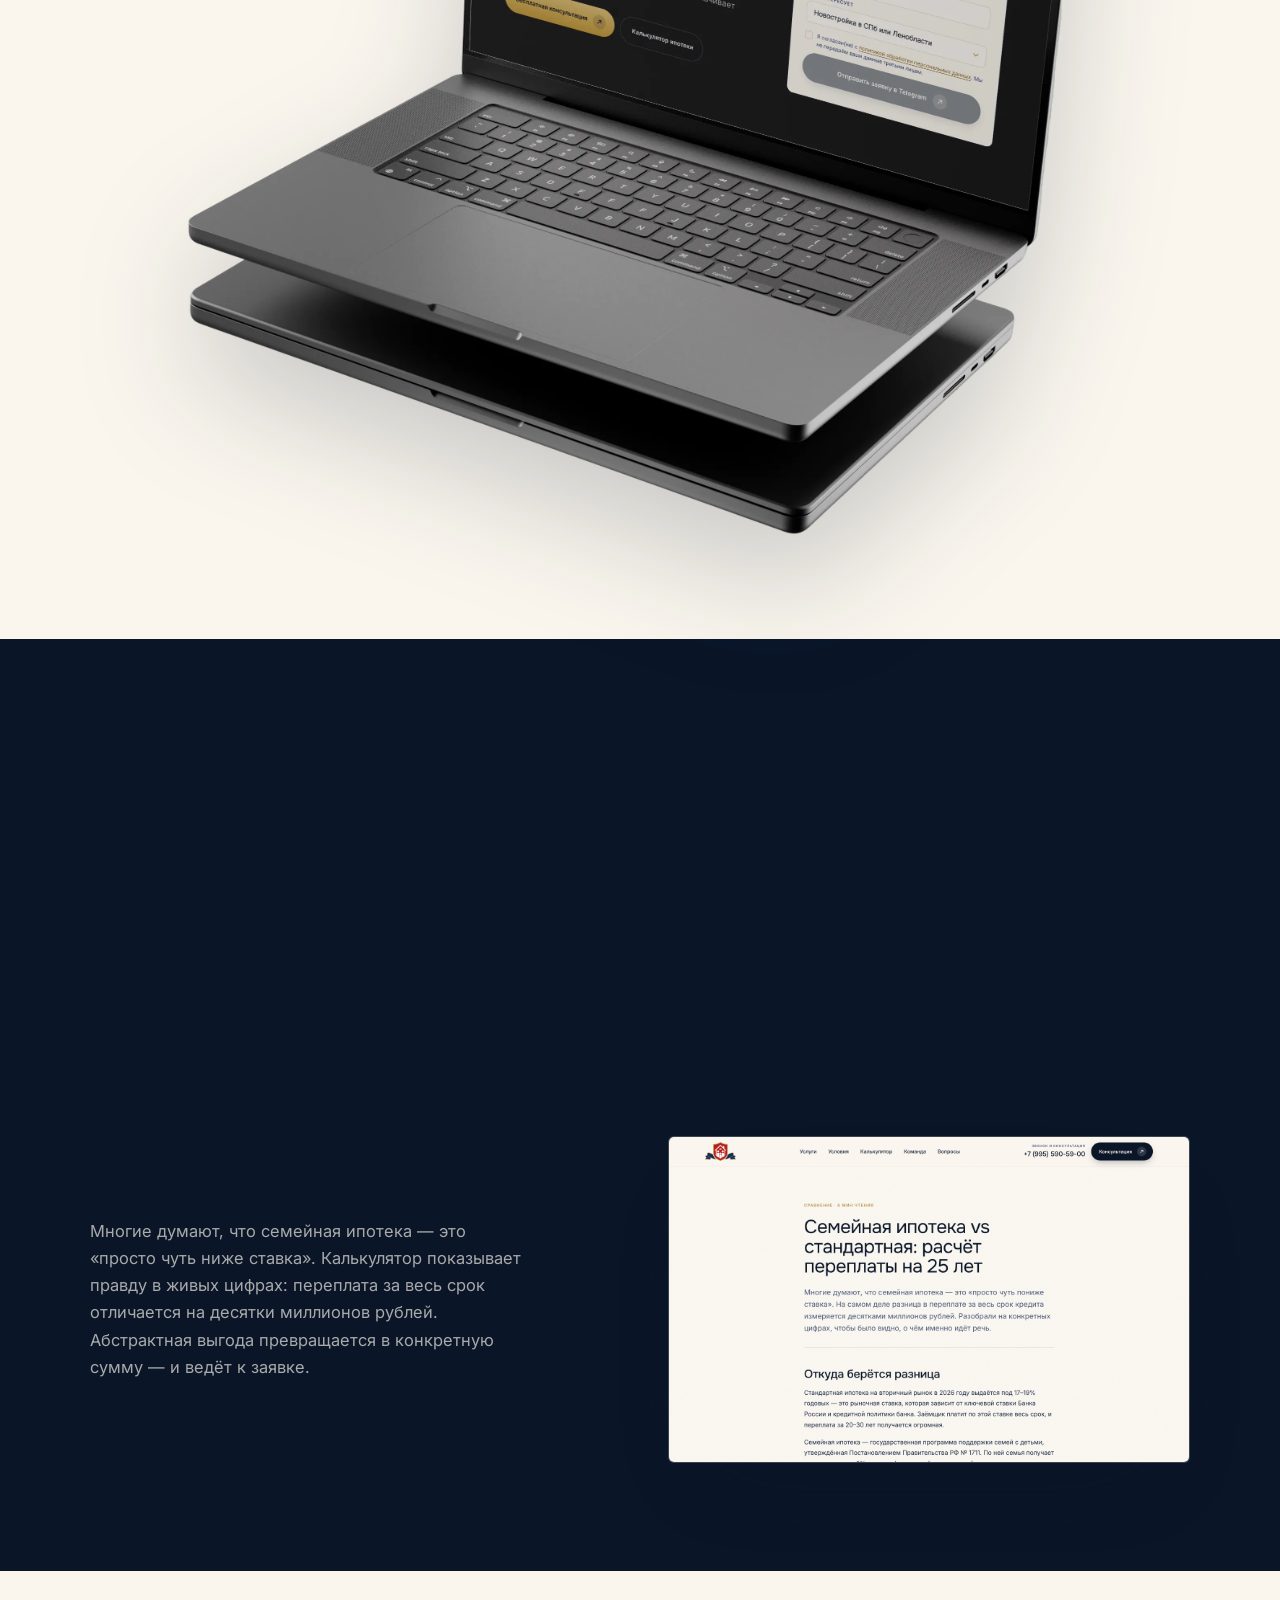
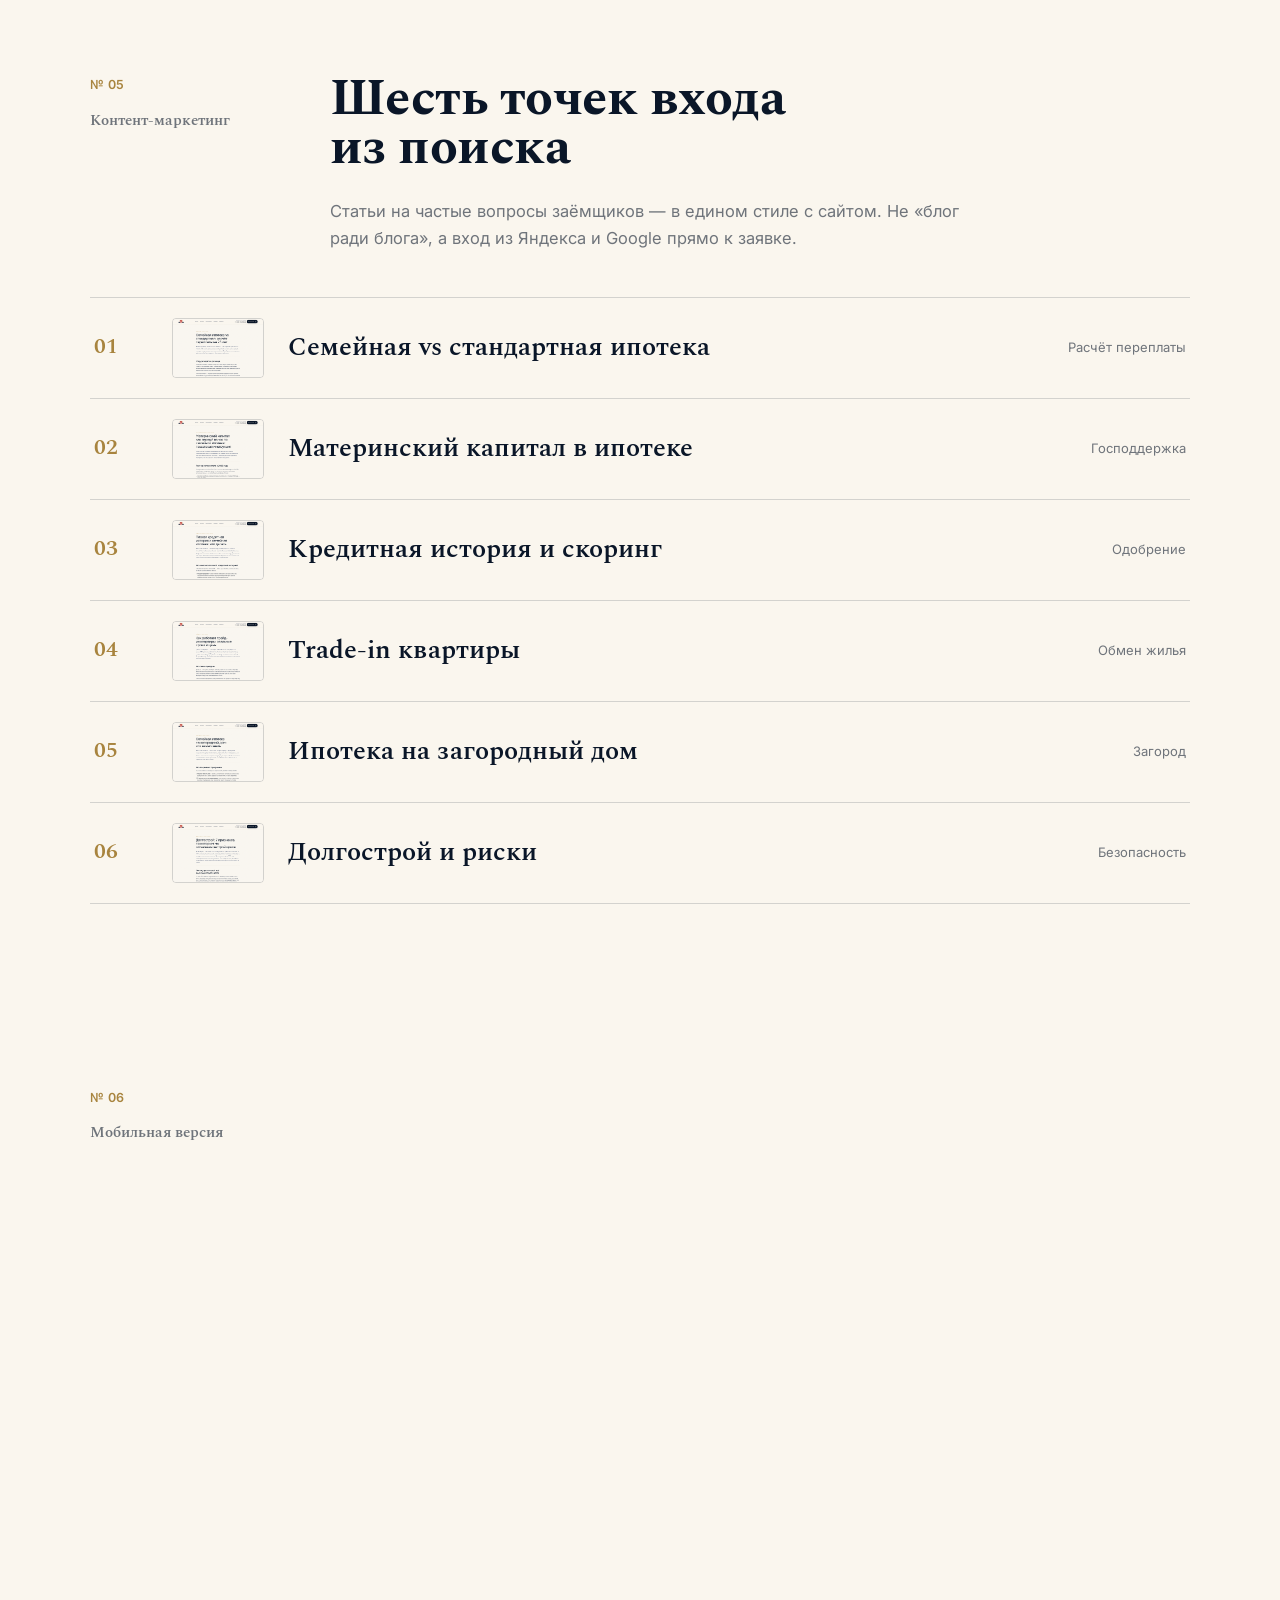
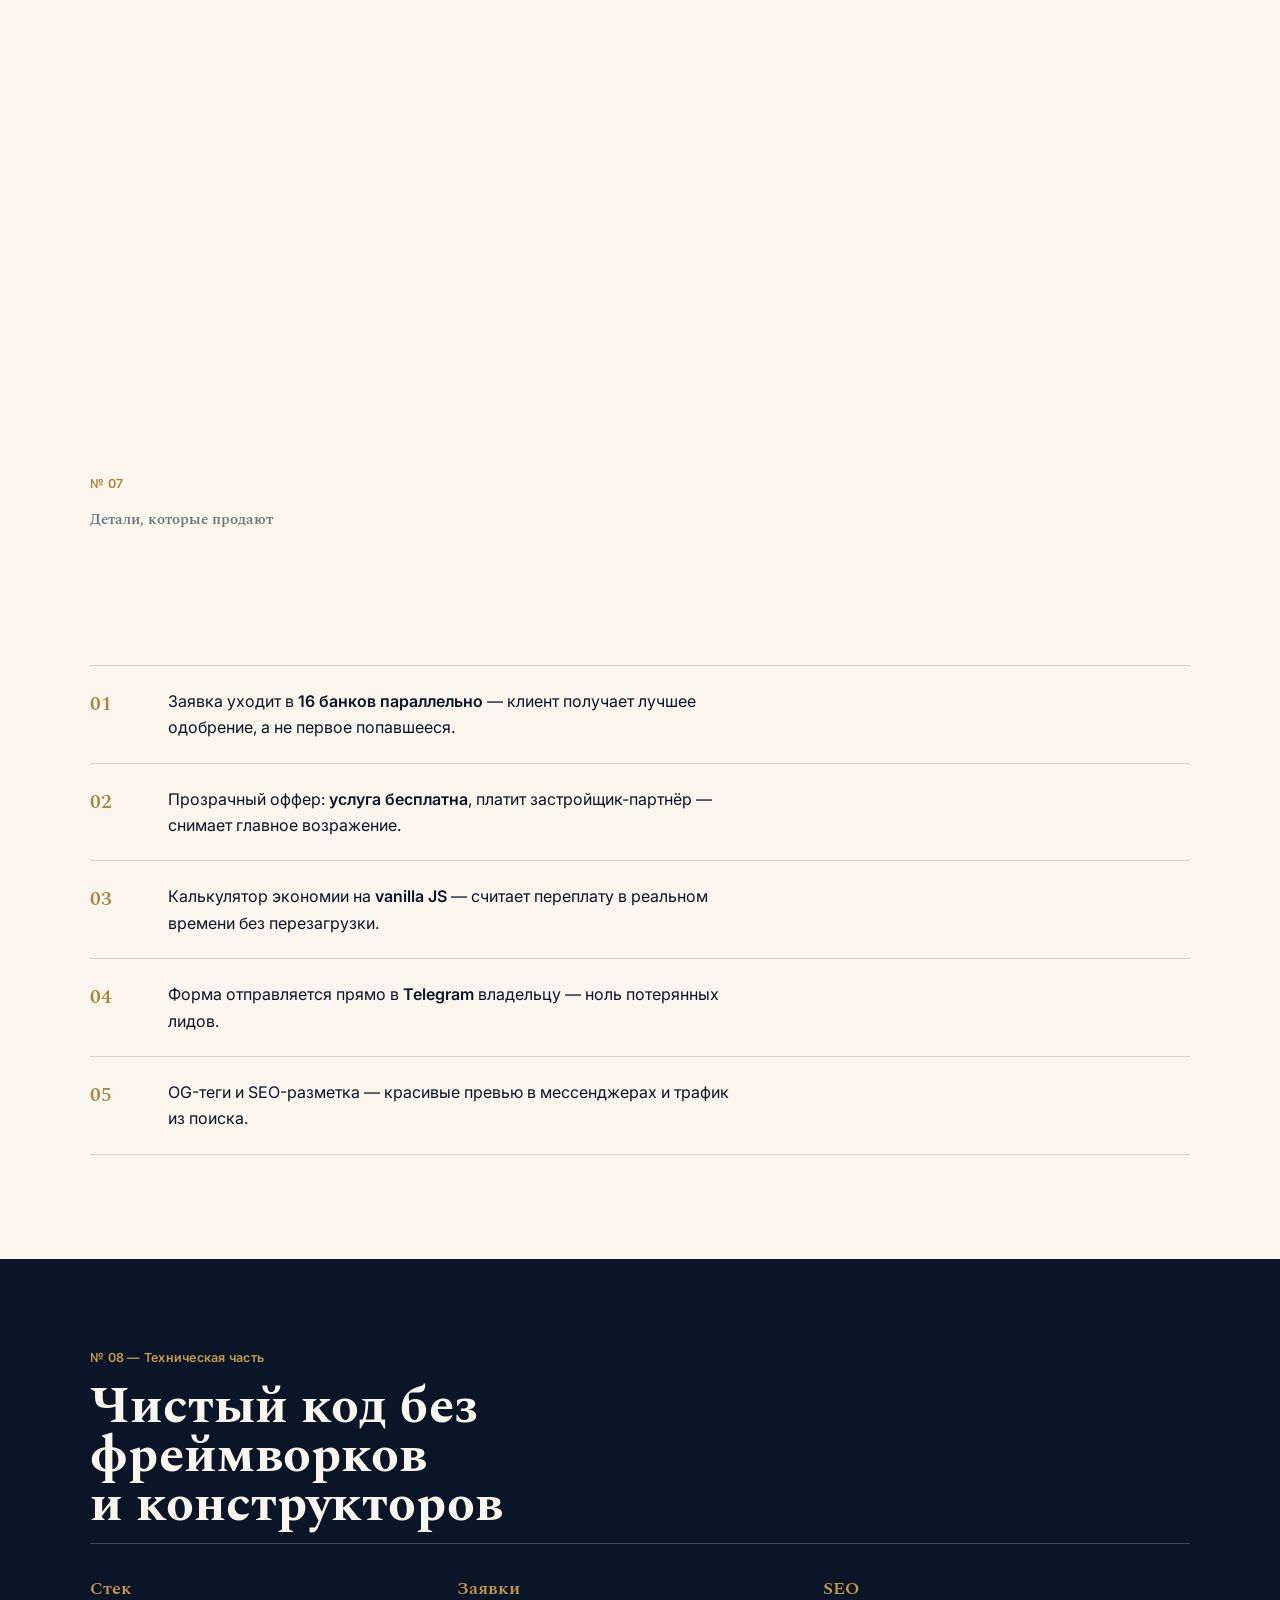
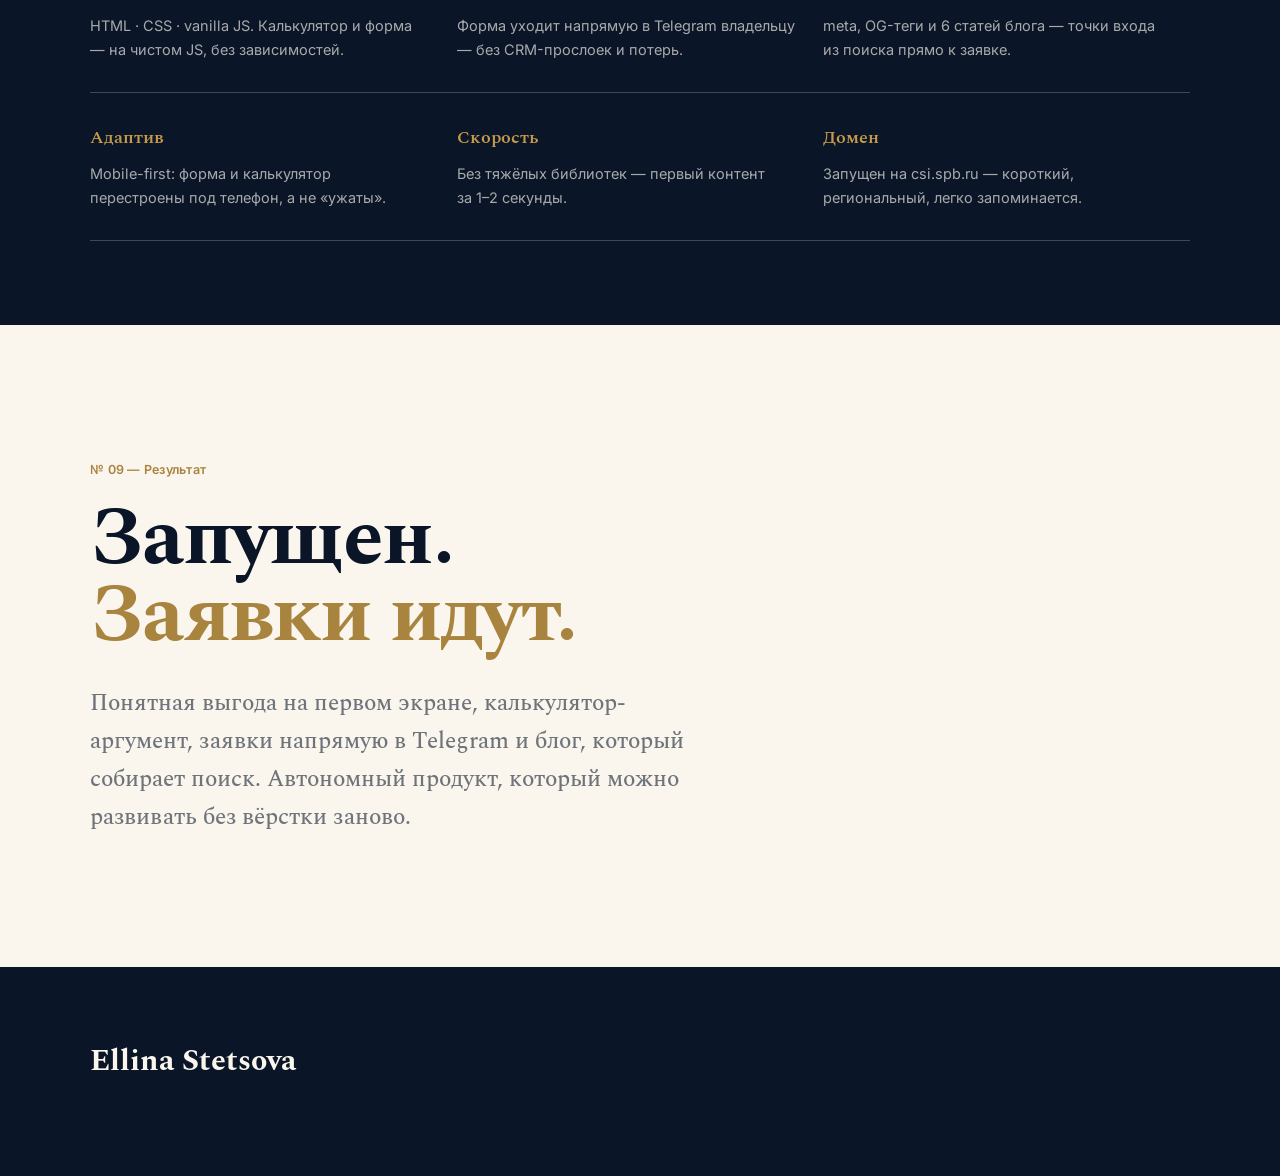
<file: cases/family-mortgage/index.html>
<!DOCTYPE html>
<html lang="ru">
<head>
<meta charset="UTF-8">
<meta name="viewport" content="width=device-width, initial-scale=1.0">
<title>Кейс · Центр семейной ипотеки</title>
<meta property="og:title" content="Центр семейной ипотеки · кейс веб-дизайна">
<meta property="og:description" content="Редакционный кейс: сайт ипотечного брокера в СПб — дизайн, калькулятор выгоды, SEO-блог, заявки в Telegram.">
<link rel="preconnect" href="https://fonts.googleapis.com">
<link rel="preconnect" href="https://fonts.gstatic.com" crossorigin>
<link href="https://fonts.googleapis.com/css2?family=Spectral:wght@400;500;600;700;800&family=Inter:wght@400;500;600&family=Onest:wght@600;700;800&display=swap" rel="stylesheet">
<style>
  :root{
    --navy:#0a1628; --navy-2:#0f2747;
    --cream:#faf6ee; --cream-2:#f2ebdd; --paper:#fffdf8;
    --gold:#a8843e; --gold-light:#c69a4a;
    --ink:#0a1628; --muted:rgba(10,22,40,.58);
    --muted-d:rgba(250,246,238,.66);
    --rule:rgba(10,22,40,.16); --rule-d:rgba(250,246,238,.22);
    --maxw:1180px;
  }
  *{margin:0;padding:0;box-sizing:border-box}
  html{scroll-behavior:smooth}
  body{background:var(--cream);color:var(--ink);font-family:'Inter',sans-serif;line-height:1.65;-webkit-font-smoothing:antialiased;overflow-x:hidden}
  .serif{font-family:'Spectral',Georgia,serif}
  h1,h2,h3{font-family:'Spectral',Georgia,serif;font-weight:700;line-height:.95;letter-spacing:0}
  .wrap{max-width:var(--maxw);margin:0 auto;padding:0 40px}
  a{color:inherit}
  .reveal{opacity:0;transform:translateY(22px);transition:opacity 1s cubic-bezier(.2,.7,.2,1),transform 1s cubic-bezier(.2,.7,.2,1)}
  .reveal.in{opacity:1;transform:none}

  .kicker{font-family:'Inter';font-weight:600;font-size:12.5px;letter-spacing:.02em;color:var(--gold)}
  .num{font-family:'Inter';font-weight:600;font-size:12.5px;letter-spacing:.02em;color:var(--gold)}
  .cap{font-family:'Inter';font-size:13px;color:var(--muted)}

  /* running progress dots */
  .rail{position:fixed;left:26px;top:50%;transform:translateY(-50%);z-index:40;display:flex;flex-direction:column;gap:13px}
  .rail a{width:7px;height:7px;border-radius:50%;background:rgba(10,22,40,.2);display:block;transition:.3s}
  .rail a.on{background:var(--gold);transform:scale(1.35)}
  @media(max-width:1100px){.rail{display:none}}

  /* ---------- MASTHEAD ---------- */
  .mast{padding:54px 0 70px;position:relative;overflow:hidden;min-height:88vh}
  .mast__photo{position:absolute;top:0;right:0;bottom:0;width:52%;z-index:0}
  .mast__photo img{width:100%;height:100%;object-fit:cover;object-position:center;display:block}
  .mast__photo::after{content:"";position:absolute;inset:0;
    background:linear-gradient(to right, var(--cream) 1%, rgba(250,246,238,.7) 24%, rgba(250,246,238,0) 52%),
               linear-gradient(to bottom, var(--cream) 0%, rgba(250,246,238,0) 17%),
               linear-gradient(to top, var(--cream) 0%, rgba(250,246,238,0) 12%)}
  .mast .wrap{position:relative;z-index:2}
  .mast .top{display:flex;justify-content:space-between;align-items:baseline;padding-bottom:18px;border-bottom:1px solid var(--rule)}
  .mast .top .l{font-family:'Onest';font-weight:700;font-size:15px}
  .mast h1{font-size:clamp(42px,6vw,92px);margin:56px 0 0;max-width:min(620px,54%);font-weight:700;letter-spacing:-.015em;line-height:.92}
  .mast h1 em{font-style:normal;color:var(--gold)}
  .mast .byline{display:grid;grid-template-columns:repeat(4,auto);gap:46px;margin:52px 0 44px;justify-content:start}
  .mast .byline .k{font-size:12px;color:var(--muted);margin-bottom:6px}
  .mast .byline .v{font-family:'Onest';font-weight:600;font-size:16px}

  /* ---------- EDITORIAL SECTION ---------- */
  .sec{padding:104px 0}
  .sec.short{padding:80px 0}
  .head-row{display:grid;grid-template-columns:200px 1fr;gap:40px;align-items:start}
  .head-row .meta{position:sticky;top:40px}
  .head-row .meta .num{display:block;margin-bottom:10px}
  .head-row .meta .ttl{font-family:'Spectral';font-weight:600;font-size:15px;color:var(--muted)}
  .measure{max-width:640px}
  .measure h2{font-size:clamp(30px,4vw,52px);margin-bottom:26px;letter-spacing:-.01em}
  .measure .lead{font-family:'Spectral';font-size:clamp(19px,2vw,24px);font-weight:500;line-height:1.5;color:var(--ink)}
  .measure p{margin-top:20px;font-size:16.5px;color:var(--muted)}
  .measure p .ink{color:var(--ink)}

  /* pull figure in margin */
  .pull{margin:58px 0 0;display:grid;grid-template-columns:240px 1fr;gap:0;align-items:stretch;border-top:1px solid var(--rule);padding-top:38px}
  .pull .figwrap{padding-right:44px}
  .pull .fig{font-family:'Spectral';font-weight:700;font-size:clamp(56px,7vw,100px);color:var(--gold);line-height:.82;letter-spacing:-.02em}
  .pull .figcap{font-family:'Inter';font-weight:600;font-size:12.5px;letter-spacing:.02em;color:var(--gold);margin-top:12px}
  .pull .txt{font-size:17px;color:var(--ink);max-width:540px;border-left:1px solid var(--rule);padding-left:44px;align-self:center}

  /* ---------- STAT BAND (navy spread) ---------- */
  .band{background:var(--navy);color:var(--cream)}
  .band .row{display:grid;grid-template-columns:repeat(5,1fr);padding:74px 0}
  .band .st{padding:0 30px;border-left:1px solid var(--rule-d)}
  .band .st:first-child{border-left:0;padding-left:0}
  .band .st .v{font-family:'Spectral';font-weight:700;font-size:clamp(40px,4.6vw,68px);letter-spacing:-.01em;line-height:1}
  .band .st .v em{font-style:normal;color:var(--gold-light);font-size:.5em}
  .band .st .k{margin-top:14px;font-size:13.5px;color:var(--muted-d)}

  /* ---------- PALETTE STRIP ---------- */
  .pal{display:flex;margin-top:14px;border:1px solid var(--rule);border-radius:4px;overflow:hidden}
  .pal .c{flex:1;height:96px;display:flex;align-items:flex-end;padding:10px}
  .pal-keys{display:flex;margin-top:10px}
  .pal-keys span{flex:1;font-size:11px;color:var(--muted)}
  .type-line{font-family:'Spectral';font-weight:700;font-size:clamp(28px,3.4vw,46px);margin-top:8px;letter-spacing:-.01em}
  .type-line .sm{font-family:'Inter';font-weight:400;font-size:16px;color:var(--muted);display:block;margin-top:10px;letter-spacing:0}

  /* ---------- BIG IMAGE (offset) ---------- */
  .shot{border:1px solid var(--rule);border-radius:6px;overflow:hidden;background:var(--paper);box-shadow:0 40px 90px -50px rgba(10,22,40,.45)}
  .shot img{width:100%;display:block}
  .offset-right{margin-left:auto;max-width:92%}
  .offset-left{max-width:92%}

  /* ---------- LAPTOP MOCKUP (CSS) ---------- */
  .laptop{width:min(900px,100%);margin:54px auto 0}
  .laptop__lid{position:relative;background:#15161a;border-radius:20px;padding:16px;
    box-shadow:0 50px 110px -55px rgba(10,22,40,.55),inset 0 0 0 1px rgba(255,255,255,.04)}
  .laptop__lid::before{content:"";position:absolute;top:7px;left:50%;transform:translateX(-50%);
    width:6px;height:6px;border-radius:50%;background:#2d2e33}
  .laptop__screen{border-radius:5px;overflow:hidden;background:#fff;line-height:0}
  .laptop__screen img{width:100%;display:block}
  .laptop__base{position:relative;height:15px;width:108%;margin:0 0 0 -4%;
    background:linear-gradient(#dcdce0,#b4b4ba 55%,#9a9aa0);
    border-radius:0 0 13px 13px;box-shadow:0 16px 26px -14px rgba(10,22,40,.45)}
  .laptop__base::before{content:"";position:absolute;top:0;left:50%;transform:translateX(-50%);
    width:128px;height:11px;background:#a6a6ac;border-radius:0 0 11px 11px}

  /* ---------- CALCULATOR SPREAD (navy) ---------- */
  .calc{background:var(--navy);color:var(--cream);padding:108px 0;overflow:hidden}
  .calc .big{font-family:'Spectral';font-weight:700;font-size:clamp(40px,6.4vw,104px);line-height:.9;letter-spacing:-.02em;max-width:15ch}
  .calc .big em{font-style:normal;color:var(--gold-light)}
  .calc .grid{display:grid;grid-template-columns:1fr 1fr;gap:56px;align-items:center;margin-top:50px}
  .calc .grid p{color:var(--muted-d);font-size:16.5px;max-width:440px}
  .calc .shot{border-color:var(--rule-d);background:#091221}

  /* ---------- TOC (blog) ---------- */
  .toc{margin-top:10px;border-top:1px solid var(--rule)}
  .toc .it{display:grid;grid-template-columns:54px 92px 1fr auto;gap:24px;align-items:center;
    padding:20px 4px;border-bottom:1px solid var(--rule);transition:padding-left .35s,background .35s}
  .toc .it:hover{padding-left:18px;background:var(--paper)}
  .toc .it .no{font-family:'Spectral';font-weight:600;font-size:22px;color:var(--gold)}
  .toc .it .th{width:92px;height:60px;border-radius:4px;overflow:hidden;border:1px solid var(--rule)}
  .toc .it .th img{width:100%;height:100%;object-fit:cover;object-position:top center}
  .toc .it .ti{font-family:'Spectral';font-weight:600;font-size:clamp(19px,2vw,27px)}
  .toc .it .tg{font-size:13px;color:var(--muted)}
  @media(max-width:700px){.toc .it{grid-template-columns:40px 1fr;gap:14px}.toc .it .th,.toc .it .tg{display:none}}

  /* ---------- PHONES editorial ---------- */
  .phones{display:flex;gap:32px;margin-top:46px;padding-left:0;justify-content:flex-start;align-items:flex-start}
  .phones .ph{width:234px;flex:0 0 auto;border-radius:34px;padding:9px;background:#060d18;border:1px solid var(--rule);box-shadow:0 40px 80px -44px rgba(10,22,40,.5)}
  .phones .ph img{width:100%;display:block;border-radius:26px}
  .phones .ph:nth-child(2){margin-top:48px}
  .phones .ph:nth-child(3){margin-top:96px}

  /* ---------- DETAILS list ---------- */
  .det{border-top:1px solid var(--rule);margin-top:10px}
  .det .it{display:grid;grid-template-columns:54px 1fr;gap:24px;padding:22px 0;border-bottom:1px solid var(--rule)}
  .det .it .no{font-family:'Spectral';font-weight:600;font-size:20px;color:var(--gold)}
  .det .it p{font-size:16px;max-width:60ch}
  .det .it p b{font-weight:600}

  /* ---------- TECH ---------- */
  .tech{display:grid;grid-template-columns:repeat(3,1fr);gap:0;margin-top:14px;border-top:1px solid var(--rule-d)}
  .tech .t{padding:30px 28px 30px 0;border-bottom:1px solid var(--rule-d)}
  .tech .t h4{font-family:'Spectral';font-weight:600;font-size:18px;color:var(--gold-light);margin-bottom:10px}
  .tech .t p{font-size:14.5px;color:var(--muted-d)}

  /* ---------- CLOSING ---------- */
  .closing{padding:130px 0}
  .closing h2{font-size:clamp(40px,6.4vw,104px);max-width:13ch;letter-spacing:-.02em}
  .closing h2 em{font-style:normal;color:var(--gold)}
  .closing .lead{font-family:'Spectral';font-size:clamp(18px,2vw,23px);font-weight:500;color:var(--muted);max-width:600px;margin-top:30px}

  /* ---------- COLOPHON ---------- */
  .colophon{background:var(--navy);color:var(--cream);padding:70px 0 60px}
  .colophon .grid{display:grid;grid-template-columns:1fr auto;gap:30px;align-items:end}
  .colophon .name{font-family:'Spectral';font-weight:700;font-size:30px}
  .colophon .sub{font-size:13px;color:var(--muted-d);margin-top:8px}
  .colophon .links a{color:var(--cream);text-decoration:none;margin-left:22px;border-bottom:1px solid var(--rule-d);padding-bottom:2px;font-size:14px}

  @media(max-width:820px){
    .wrap{padding:0 22px}
    .head-row,.pull,.calc .grid{grid-template-columns:1fr;gap:22px}
    .pull .figwrap{padding-right:0}
    .pull .txt{border-left:0;padding-left:0;border-top:1px solid var(--rule);padding-top:20px}
    .head-row .meta{position:static}
    .band .row{grid-template-columns:1fr 1fr;gap:30px 0}
    .band .st{border-left:0;padding:0}
    .tech{grid-template-columns:1fr}
    .phones{padding-left:0;flex-wrap:wrap}
    .phones .ph:nth-child(2),.phones .ph:nth-child(3){margin-left:0;margin-top:0}
    .offset-right,.offset-left{max-width:100%}
  }
</style>
</head>
<body>

<nav class="rail" id="rail"></nav>

<!-- ===== MASTHEAD ===== -->
<header class="mast" id="s0">
  <div class="mast__photo reveal"><img src="mock/home.jpg" alt="Светлая новая квартира"></div>
  <div class="wrap">
    <div class="top">
      <span class="l">Центр семейной ипотеки</span>
      <span class="kicker">Кейс — веб-дизайн · 2026</span>
    </div>
    <h1 class="reveal serif">Сложную ипотеку — в&nbsp;<em>понятный</em> путь до&nbsp;ключей</h1>
    <div class="byline reveal">
      <div><div class="k">Проект</div><div class="v">csi.spb.ru</div></div>
      <div><div class="k">Роль</div><div class="v">Дизайн + вёрстка</div></div>
      <div><div class="k">Год</div><div class="v">2026</div></div>
      <div><div class="k">Город</div><div class="v">Санкт-Петербург</div></div>
    </div>
  </div>
</header>

<!-- ===== 01 ЗАДАЧА ===== -->
<section class="sec" id="s1">
  <div class="wrap">
    <div class="head-row">
      <div class="meta"><span class="num">№ 01</span><span class="ttl">Клиент и задача</span></div>
      <div class="measure">
        <p class="lead reveal">«Центр семейной ипотеки» помогает семьям с детьми оформить ипотеку от&nbsp;2,5% по&nbsp;господдержке — и&nbsp;делает это бесплатно для клиента.</p>
        <p class="reveal"><span class="ink">Услугу оплачивает застройщик-партнёр, а не семья.</span> Это сильный, но непривычный оффер — и сайт должен снять недоверие: за один экран объяснить выгоду, показать экономию в&nbsp;конкретных рублях и&nbsp;собрать заявку. А блог — приводить тёплый трафик из&nbsp;поиска.</p>
      </div>
    </div>
    <div class="pull reveal">
      <div class="figwrap"><div class="fig serif">0&nbsp;₽</div><div class="figcap">стоимость для клиента</div></div>
      <div class="txt">Услугу оплачивает застройщик-партнёр, а&nbsp;не семья. Главное возражение снимается ещё до&nbsp;первого звонка — прямо на&nbsp;первом экране.</div>
    </div>
  </div>
</section>

<!-- ===== ЦИФРЫ band ===== -->
<section class="band" id="s2">
  <div class="wrap">
    <div class="row reveal">
      <div class="st"><div class="v serif">2,5<em>%</em></div><div class="k">ставка по&nbsp;семейной ипотеке</div></div>
      <div class="st"><div class="v serif">350<em>+</em></div><div class="k">застройщиков-партнёров</div></div>
      <div class="st"><div class="v serif">16</div><div class="k">банков — заявка параллельно</div></div>
      <div class="st"><div class="v serif">7–10</div><div class="k">дней до&nbsp;одобрения</div></div>
      <div class="st"><div class="v serif">6</div><div class="k">SEO-статей в&nbsp;блоге</div></div>
    </div>
  </div>
</section>

<!-- ===== 02 КОНЦЕПЦИЯ ===== -->
<section class="sec" id="s3">
  <div class="wrap">
    <div class="head-row">
      <div class="meta"><span class="num">№ 02</span><span class="ttl">Визуальная концепция</span></div>
      <div class="measure">
        <h2 class="reveal serif">Тепло и&nbsp;доверие, а&nbsp;не «агрессивный банкинг»</h2>
        <p class="lead reveal">Глубокий синий — надёжность банка. Тёплое золото — премиальность и&nbsp;забота о&nbsp;семье. Кремовый фон — мягкость и&nbsp;воздух.</p>
      </div>
    </div>
    <div class="reveal" style="margin-top:44px">
      <div class="pal">
        <div class="c" style="background:#0a1628"></div>
        <div class="c" style="background:#0f2747"></div>
        <div class="c" style="background:#a8843e"></div>
        <div class="c" style="background:#d4b57a"></div>
        <div class="c" style="background:#e8d5a8"></div>
        <div class="c" style="background:#faf6ee"></div>
      </div>
      <div class="pal-keys"><span>#0A1628</span><span>#0F2747</span><span>#A8843E</span><span>#D4B57A</span><span>#E8D5A8</span><span>#FAF6EE</span></div>
      <div class="type-line serif" style="margin-top:40px">Onest&nbsp;+&nbsp;Inter
        <span class="sm">Геометричный гротеск для интерфейса сайта · в&nbsp;этом кейсе — Spectral для редакционных заголовков.</span>
      </div>
    </div>
  </div>
</section>

<!-- ===== 03 ГЛАВНАЯ (offset image) ===== -->
<section class="sec short" id="s4">
  <div class="wrap">
    <div class="head-row">
      <div class="meta"><span class="num">№ 03</span><span class="ttl">Первый экран</span></div>
      <div class="measure">
        <h2 class="reveal serif">Между клиентом и&nbsp;заявкой — ничего лишнего</h2>
        <p class="reveal">Понятная выгода «от&nbsp;2,5%», форма-заявка сразу справа и&nbsp;строка доверия: 350+&nbsp;застройщиков, 16&nbsp;банков, 7–10&nbsp;дней. Рейтинг 5,0 — социальное доказательство в&nbsp;первом же касании.</p>
      </div>
    </div>
    <div class="reveal" style="margin-top:36px;text-align:center">
      <img src="mock/laptop.png" alt="Главная страница в макбуке" style="width:min(920px,100%);height:auto;filter:drop-shadow(0 50px 60px rgba(10,22,40,.2))">
    </div>
  </div>
</section>

<!-- ===== 04 КАЛЬКУЛЯТОР (spread) ===== -->
<section class="calc" id="s5">
  <div class="wrap">
    <span class="num reveal" style="color:var(--gold-light)">№ 04 — Главный аргумент</span>
    <h2 class="big reveal serif" style="margin-top:18px">Разница — <em>десятки миллионов&nbsp;₽</em> за&nbsp;25&nbsp;лет</h2>
    <div class="grid">
      <p class="reveal">Многие думают, что семейная ипотека — это «просто чуть ниже ставка». Калькулятор показывает правду в&nbsp;живых цифрах: переплата за&nbsp;весь срок отличается на&nbsp;десятки миллионов рублей. Абстрактная выгода превращается в&nbsp;конкретную сумму — и&nbsp;ведёт к&nbsp;заявке.</p>
      <div class="shot reveal"><img src="shots/desktop/comparison.png" alt="Сравнение семейной и стандартной ипотеки"></div>
    </div>
  </div>
</section>

<!-- ===== 05 БЛОГ (toc) ===== -->
<section class="sec" id="s6">
  <div class="wrap">
    <div class="head-row">
      <div class="meta"><span class="num">№ 05</span><span class="ttl">Контент-маркетинг</span></div>
      <div class="measure">
        <h2 class="reveal serif">Шесть точек входа из&nbsp;поиска</h2>
        <p class="reveal">Статьи на&nbsp;частые вопросы заёмщиков — в&nbsp;едином стиле с&nbsp;сайтом. Не «блог ради блога», а&nbsp;вход из&nbsp;Яндекса и&nbsp;Google прямо к&nbsp;заявке.</p>
      </div>
    </div>
    <div class="toc reveal" style="margin-top:44px">
      <div class="it"><span class="no serif">01</span><span class="th"><img src="shots/desktop/comparison.png" alt=""></span><span class="ti serif">Семейная vs стандартная ипотека</span><span class="tg">Расчёт переплаты</span></div>
      <div class="it"><span class="no serif">02</span><span class="th"><img src="shots/desktop/maternity-capital.png" alt=""></span><span class="ti serif">Материнский капитал в&nbsp;ипотеке</span><span class="tg">Господдержка</span></div>
      <div class="it"><span class="no serif">03</span><span class="th"><img src="shots/desktop/credit-history.png" alt=""></span><span class="ti serif">Кредитная история и&nbsp;скоринг</span><span class="tg">Одобрение</span></div>
      <div class="it"><span class="no serif">04</span><span class="th"><img src="shots/desktop/trade-in.png" alt=""></span><span class="ti serif">Trade-in квартиры</span><span class="tg">Обмен жилья</span></div>
      <div class="it"><span class="no serif">05</span><span class="th"><img src="shots/desktop/country-house.png" alt=""></span><span class="ti serif">Ипотека на&nbsp;загородный дом</span><span class="tg">Загород</span></div>
      <div class="it"><span class="no serif">06</span><span class="th"><img src="shots/desktop/dolgostroy.png" alt=""></span><span class="ti serif">Долгострой и&nbsp;риски</span><span class="tg">Безопасность</span></div>
    </div>
  </div>
</section>

<!-- ===== 06 MOBILE ===== -->
<section class="sec short" id="s7">
  <div class="wrap">
    <div class="head-row">
      <div class="meta"><span class="num">№ 06</span><span class="ttl">Мобильная версия</span></div>
      <div class="measure">
        <h2 class="reveal serif">Большинство заявок — с&nbsp;телефона</h2>
        <p class="reveal">Форма, калькулятор и&nbsp;статьи перестроены под маленький экран: крупные кнопки, читаемые цифры, заявка в&nbsp;один экран. Не «ужатый десктоп».</p>
      </div>
    </div>
    <div class="phones reveal">
      <div class="ph"><img src="shots/mobile/index.png" alt="Главная на телефоне"></div>
      <div class="ph"><img src="shots/mobile/maternity.png" alt="Статья про маткапитал на телефоне"></div>
      <div class="ph"><img src="shots/mobile/comparison.png" alt="Статья-сравнение на телефоне"></div>
    </div>
  </div>
</section>

<!-- ===== 07 ДЕТАЛИ ===== -->
<section class="sec" id="s8">
  <div class="wrap">
    <div class="head-row">
      <div class="meta"><span class="num">№ 07</span><span class="ttl">Детали, которые продают</span></div>
      <div class="measure">
        <h2 class="reveal serif">Финансовая услуга продаётся доверием</h2>
        <p class="reveal">Поэтому работает каждая мелочь — на&nbsp;ощущение «здесь не&nbsp;обманут».</p>
      </div>
    </div>
    <div class="det reveal" style="margin-top:40px">
      <div class="it"><span class="no serif">01</span><p>Заявка уходит в&nbsp;<b>16&nbsp;банков параллельно</b> — клиент получает лучшее одобрение, а&nbsp;не первое попавшееся.</p></div>
      <div class="it"><span class="no serif">02</span><p>Прозрачный оффер: <b>услуга бесплатна</b>, платит застройщик-партнёр — снимает главное возражение.</p></div>
      <div class="it"><span class="no serif">03</span><p>Калькулятор экономии на&nbsp;<b>vanilla&nbsp;JS</b> — считает переплату в&nbsp;реальном времени без перезагрузки.</p></div>
      <div class="it"><span class="no serif">04</span><p>Форма отправляется прямо в&nbsp;<b>Telegram</b> владельцу — ноль потерянных лидов.</p></div>
      <div class="it"><span class="no serif">05</span><p>OG-теги и&nbsp;SEO-разметка — красивые превью в&nbsp;мессенджерах и&nbsp;трафик из&nbsp;поиска.</p></div>
    </div>
  </div>
</section>

<!-- ===== 08 ТЕХНИКА (navy short) ===== -->
<section class="calc short" id="s9" style="padding:84px 0">
  <div class="wrap">
    <span class="num reveal" style="color:var(--gold-light)">№ 08 — Техническая часть</span>
    <h2 class="reveal serif" style="font-size:clamp(30px,4vw,52px);margin-top:14px;max-width:18ch">Чистый код без фреймворков и&nbsp;конструкторов</h2>
    <div class="tech">
      <div class="t reveal"><h4>Стек</h4><p>HTML · CSS · vanilla JS. Калькулятор и&nbsp;форма — на&nbsp;чистом JS, без зависимостей.</p></div>
      <div class="t reveal"><h4>Заявки</h4><p>Форма уходит напрямую в&nbsp;Telegram владельцу — без CRM-прослоек и&nbsp;потерь.</p></div>
      <div class="t reveal"><h4>SEO</h4><p>meta, OG-теги и&nbsp;6&nbsp;статей блога — точки входа из&nbsp;поиска прямо к&nbsp;заявке.</p></div>
      <div class="t reveal"><h4>Адаптив</h4><p>Mobile-first: форма и&nbsp;калькулятор перестроены под телефон, а&nbsp;не «ужаты».</p></div>
      <div class="t reveal"><h4>Скорость</h4><p>Без тяжёлых библиотек — первый контент за&nbsp;1–2&nbsp;секунды.</p></div>
      <div class="t reveal"><h4>Домен</h4><p>Запущен на&nbsp;csi.spb.ru — короткий, региональный, легко запоминается.</p></div>
    </div>
  </div>
</section>

<!-- ===== CLOSING ===== -->
<section class="closing" id="s10">
  <div class="wrap">
    <span class="num reveal">№ 09 — Результат</span>
    <h2 class="reveal serif" style="margin-top:18px">Запущен. <em>Заявки идут.</em></h2>
    <p class="lead reveal">Понятная выгода на&nbsp;первом экране, калькулятор-аргумент, заявки напрямую в&nbsp;Telegram и&nbsp;блог, который собирает поиск. Автономный продукт, который можно развивать без вёрстки заново.</p>
  </div>
</section>

<!-- ===== COLOPHON ===== -->
<footer class="colophon">
  <div class="wrap">
    <div class="grid">
      <div>
        <div class="name serif reveal">Ellina Stetsova</div>
        <div class="sub reveal">Веб-дизайн &amp; вёрстка · Санкт-Петербург · 2026</div>
      </div>
      <div class="links reveal">
        <a href="https://www.behance.net/ellinastetsova">Behance</a>
        <a href="https://t.me/astrasdesign">Telegram</a>
        <a href="https://csi.spb.ru">csi.spb.ru</a>
      </div>
    </div>
  </div>
</footer>

<script>
  const io=new IntersectionObserver((es)=>{es.forEach(e=>{if(e.isIntersecting){e.target.classList.add('in');io.unobserve(e.target)}})},{threshold:.1,rootMargin:'0px 0px -7% 0px'});
  document.querySelectorAll('.reveal').forEach(el=>io.observe(el));
  // progress rail
  const ids=['s0','s1','s2','s3','s4','s5','s6','s7','s8','s9','s10'];
  const rail=document.getElementById('rail');
  ids.forEach(id=>{const a=document.createElement('a');a.href='#'+id;rail.appendChild(a)});
  const dots=[...rail.children];
  const so=new IntersectionObserver((es)=>{es.forEach(e=>{if(e.isIntersecting){const i=ids.indexOf(e.target.id);dots.forEach((d,k)=>d.classList.toggle('on',k===i))}})},{threshold:.5});
  ids.forEach(id=>{const el=document.getElementById(id);if(el)so.observe(el)});
</script>
</body>
</html>
</file>
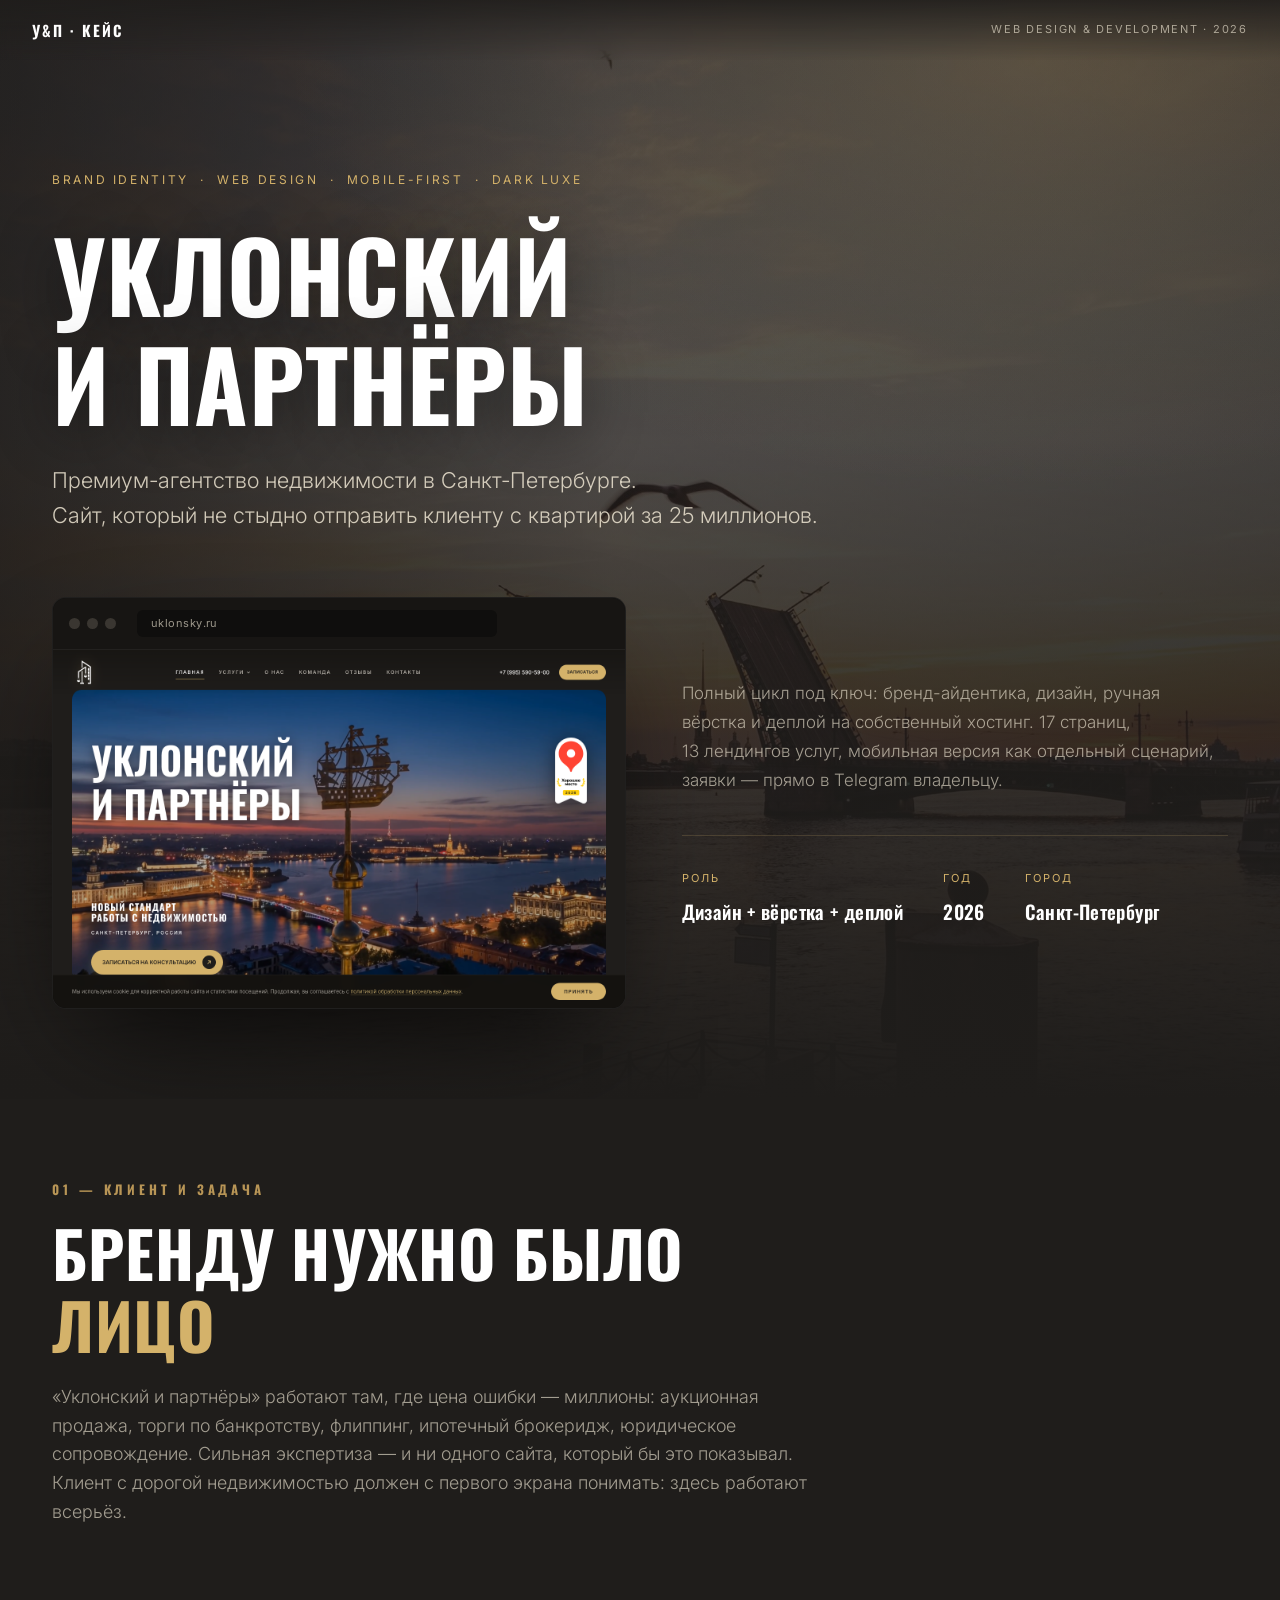
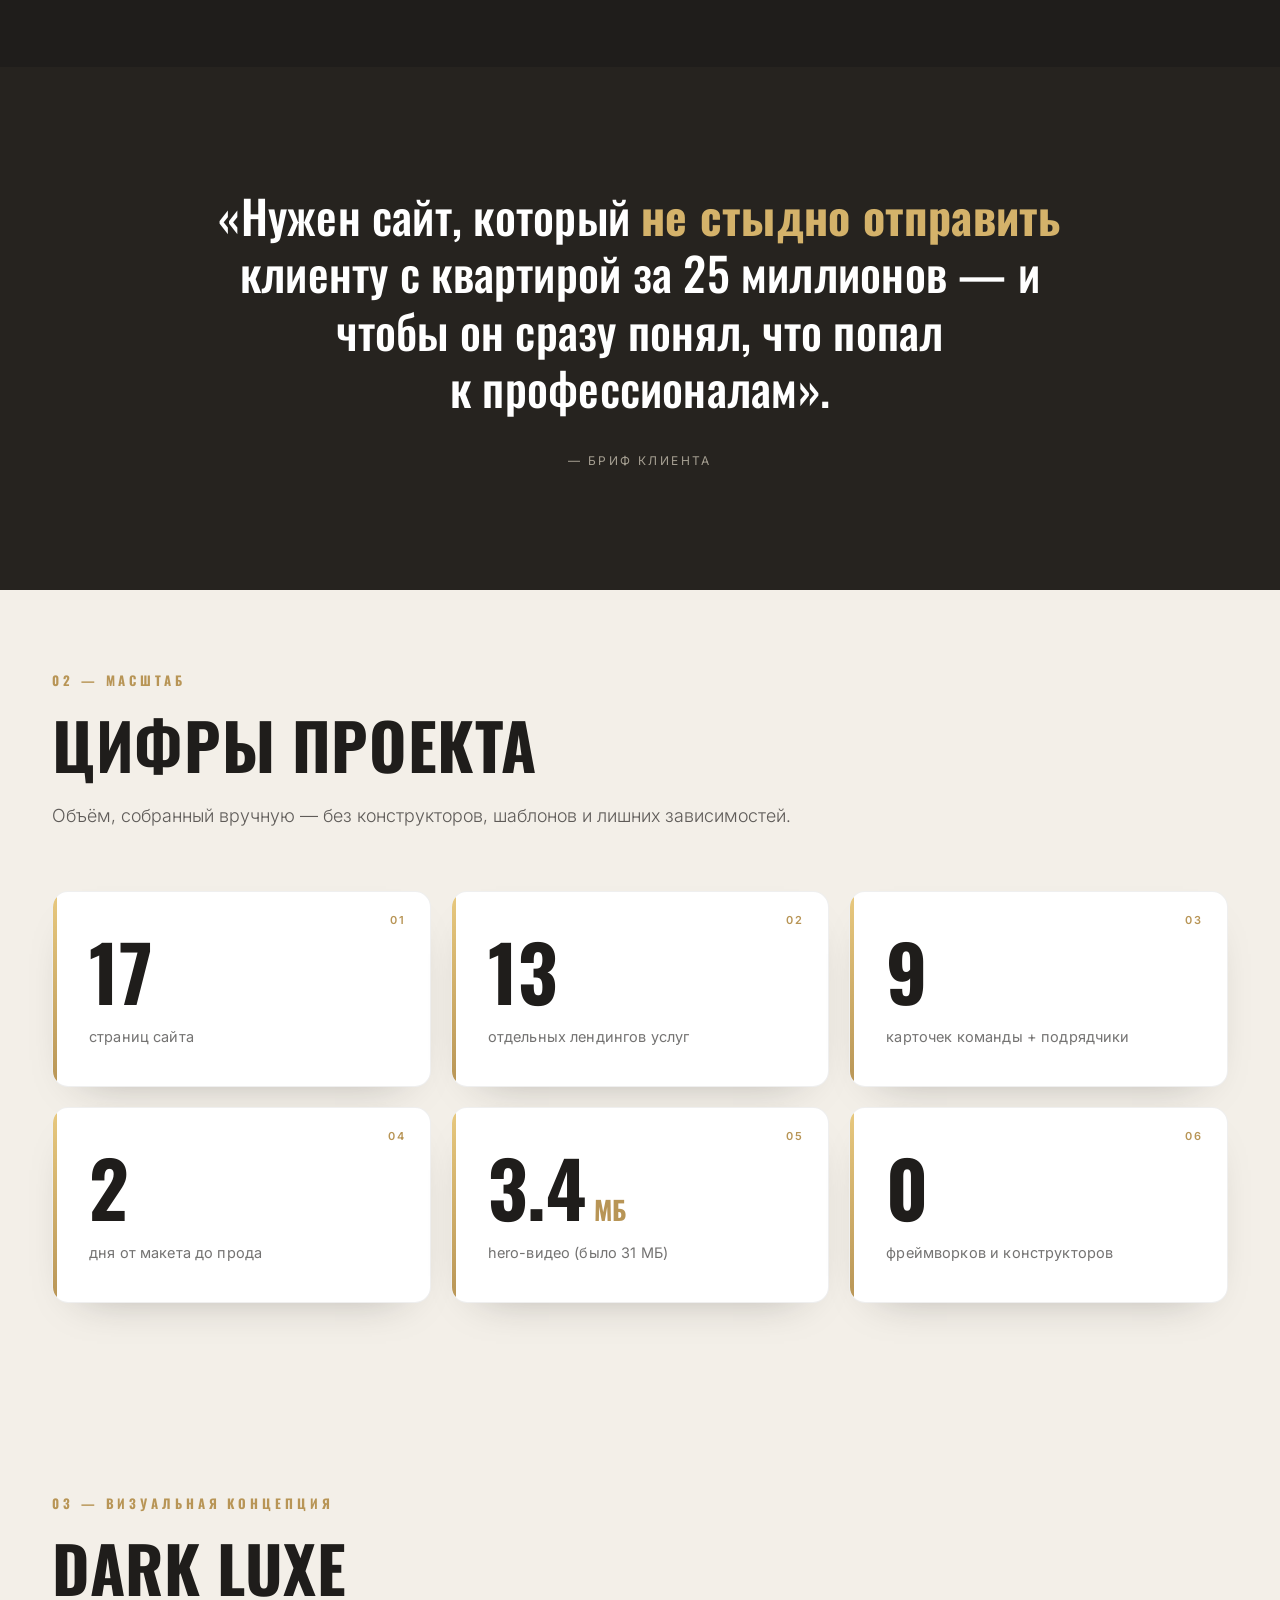
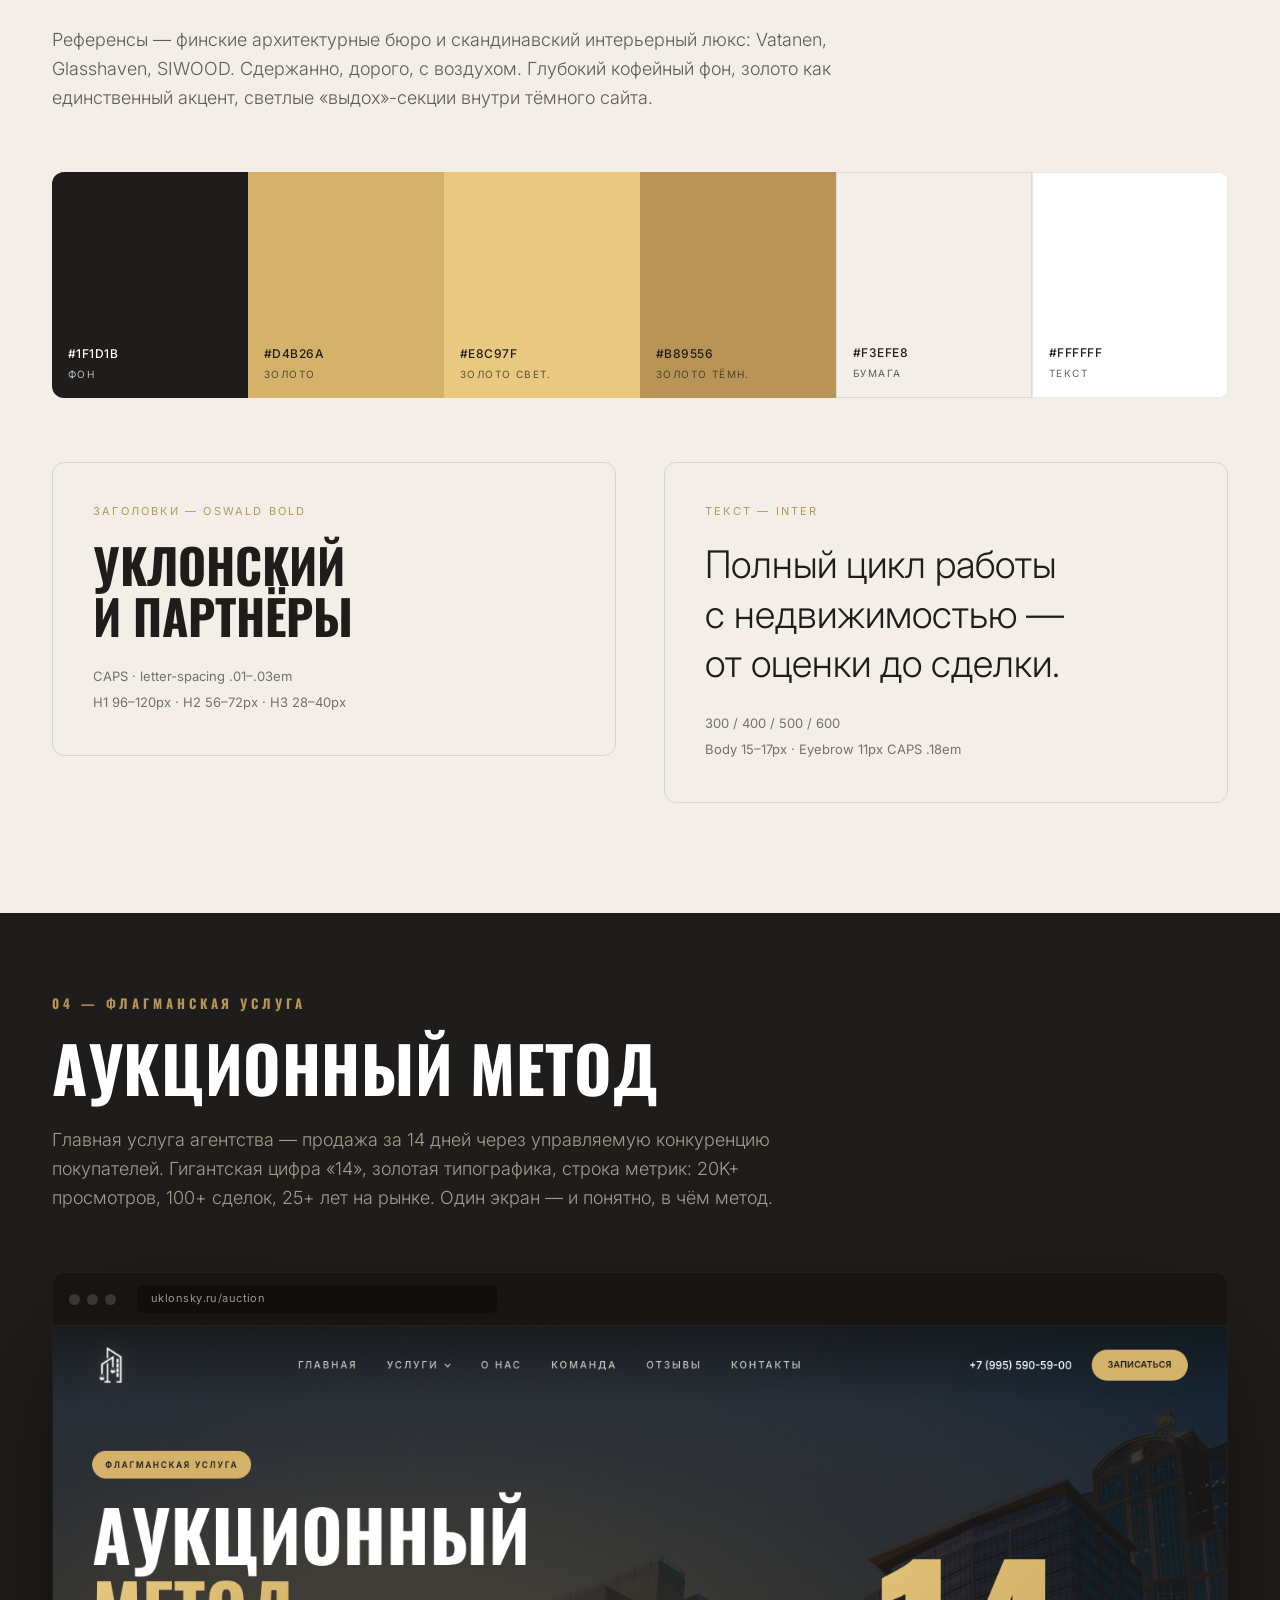
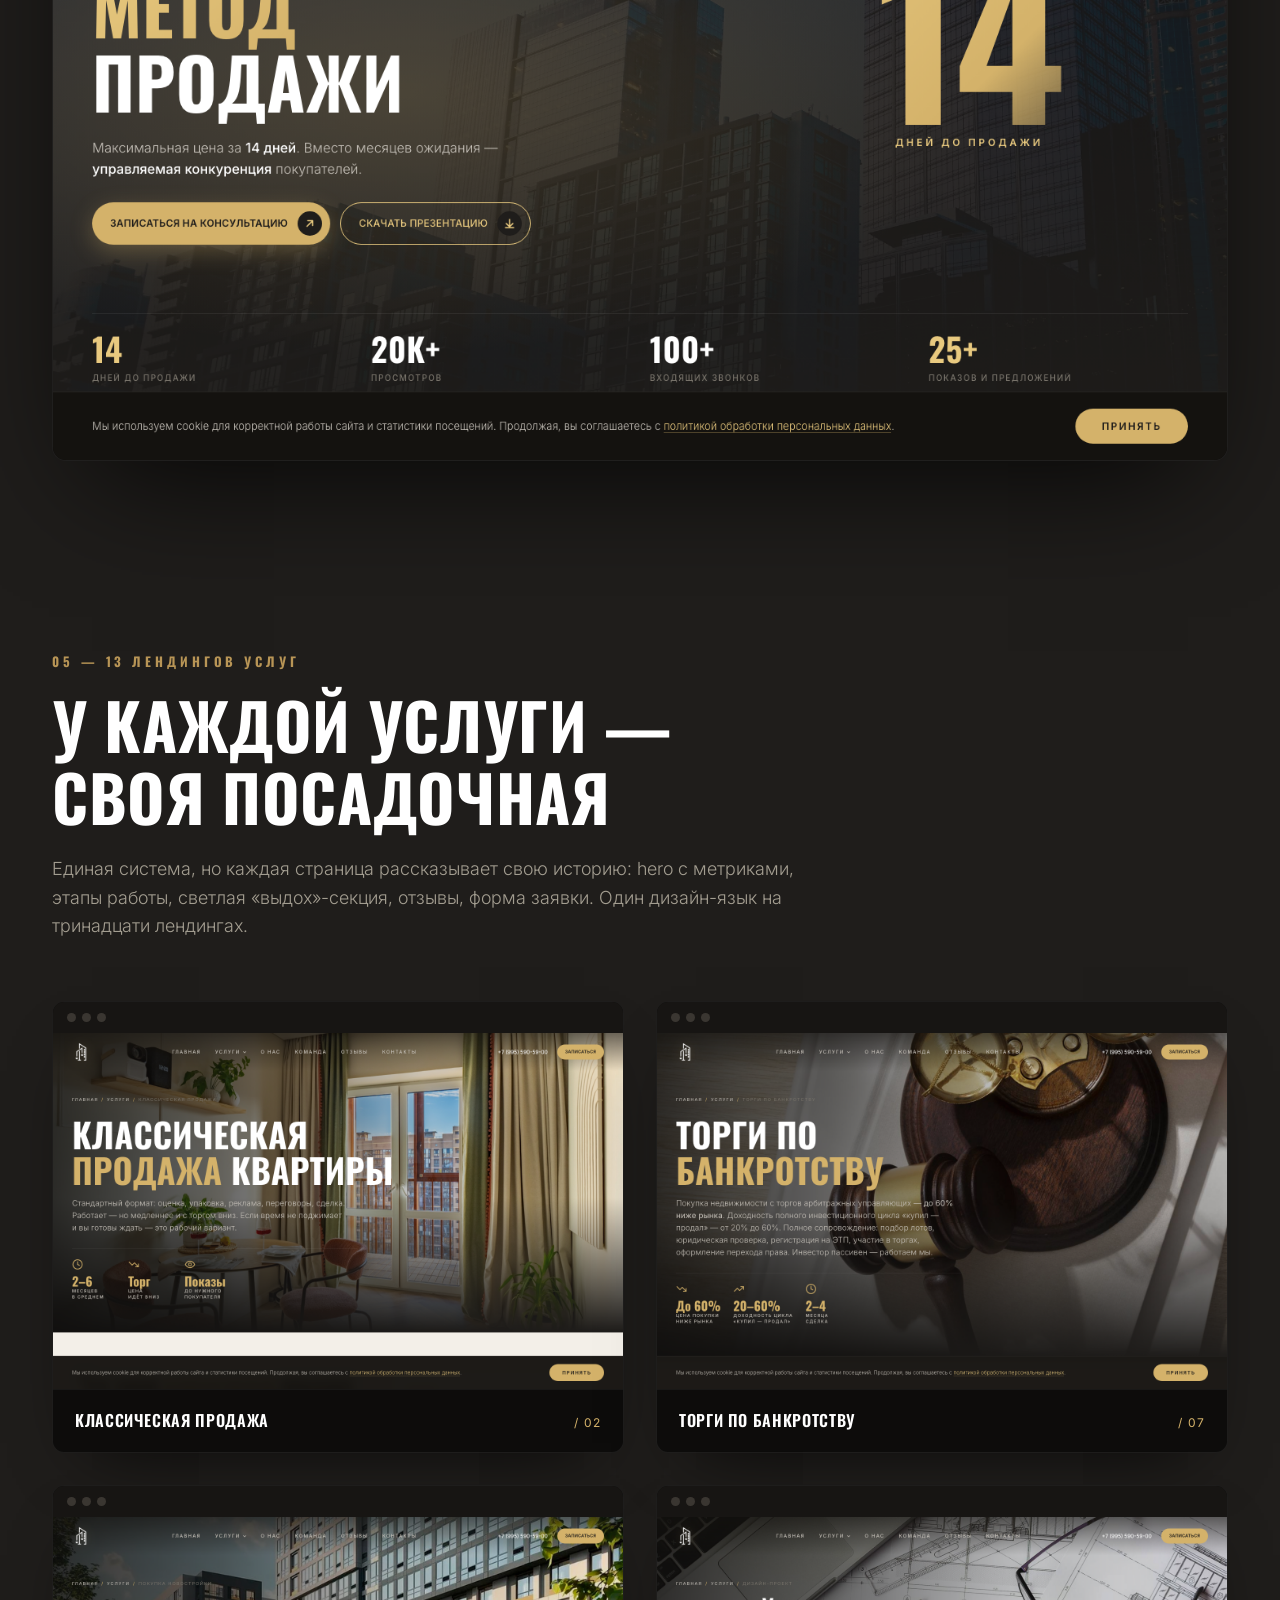
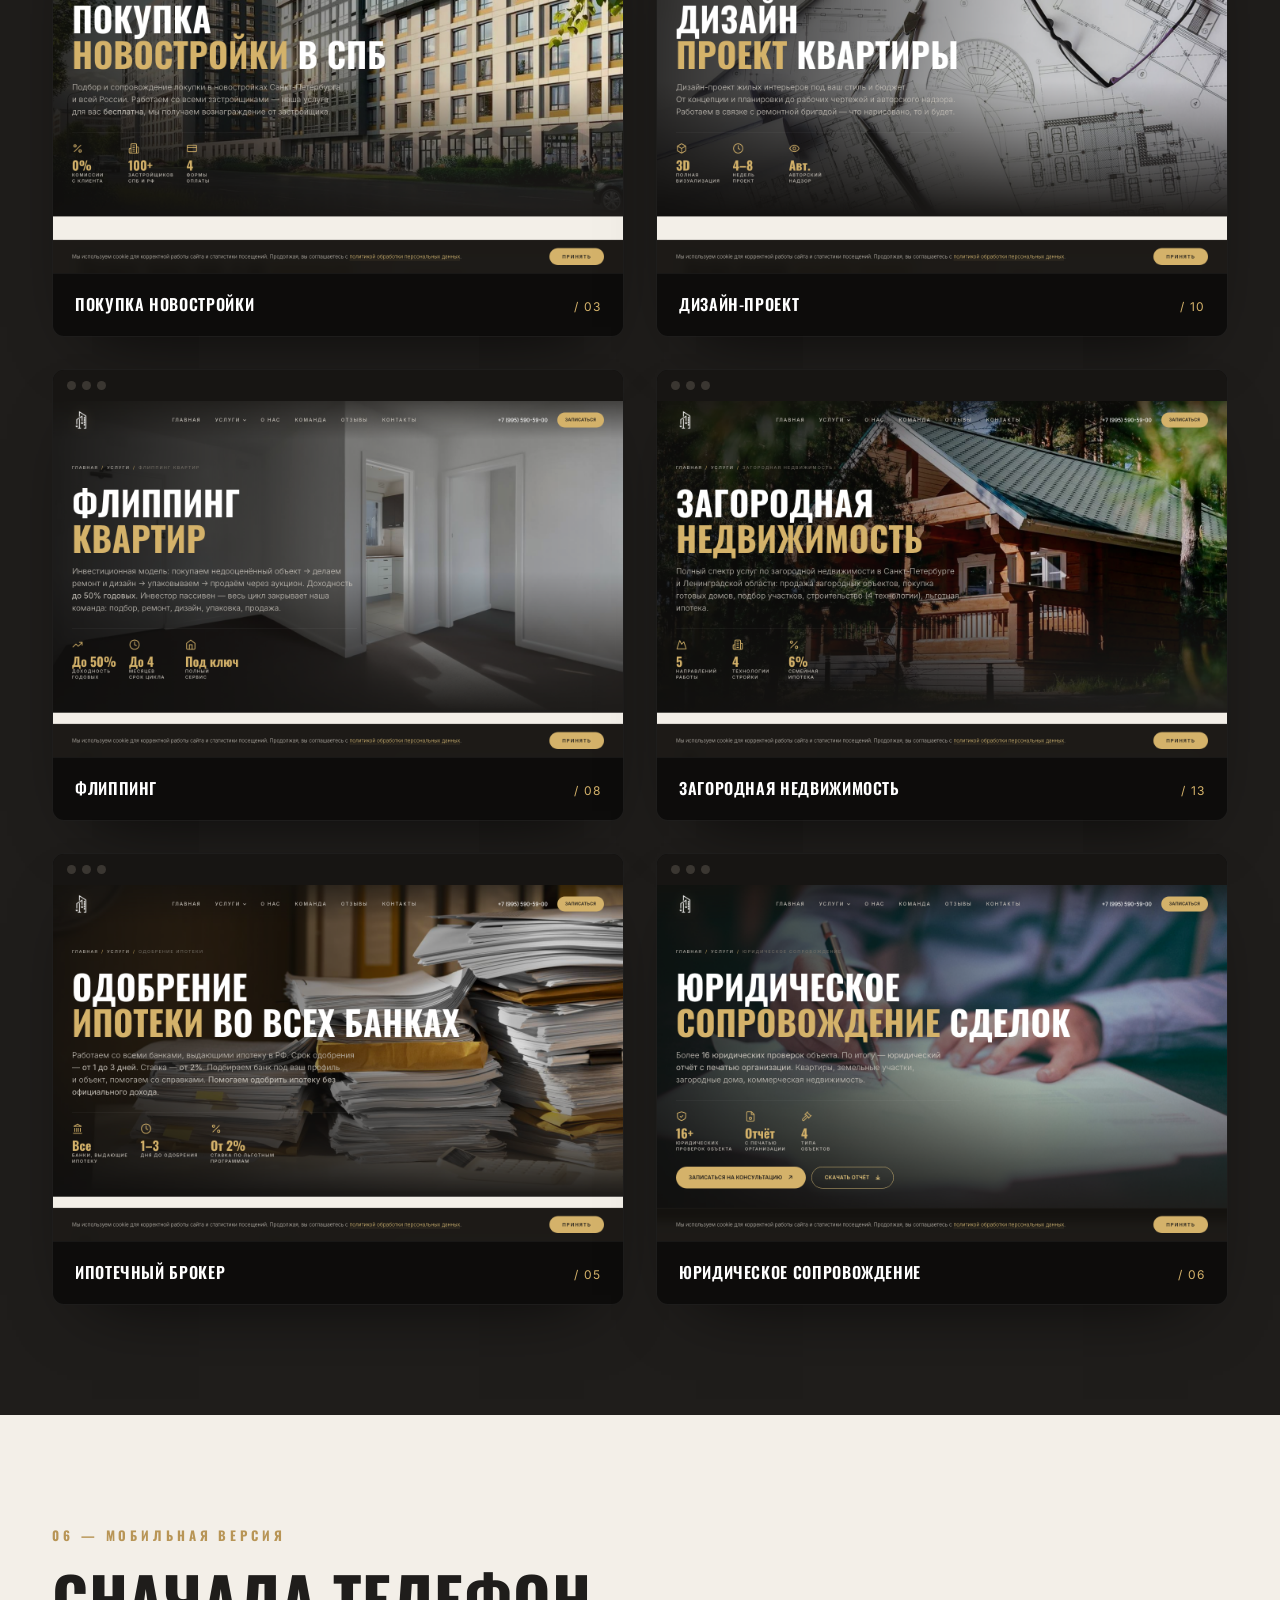
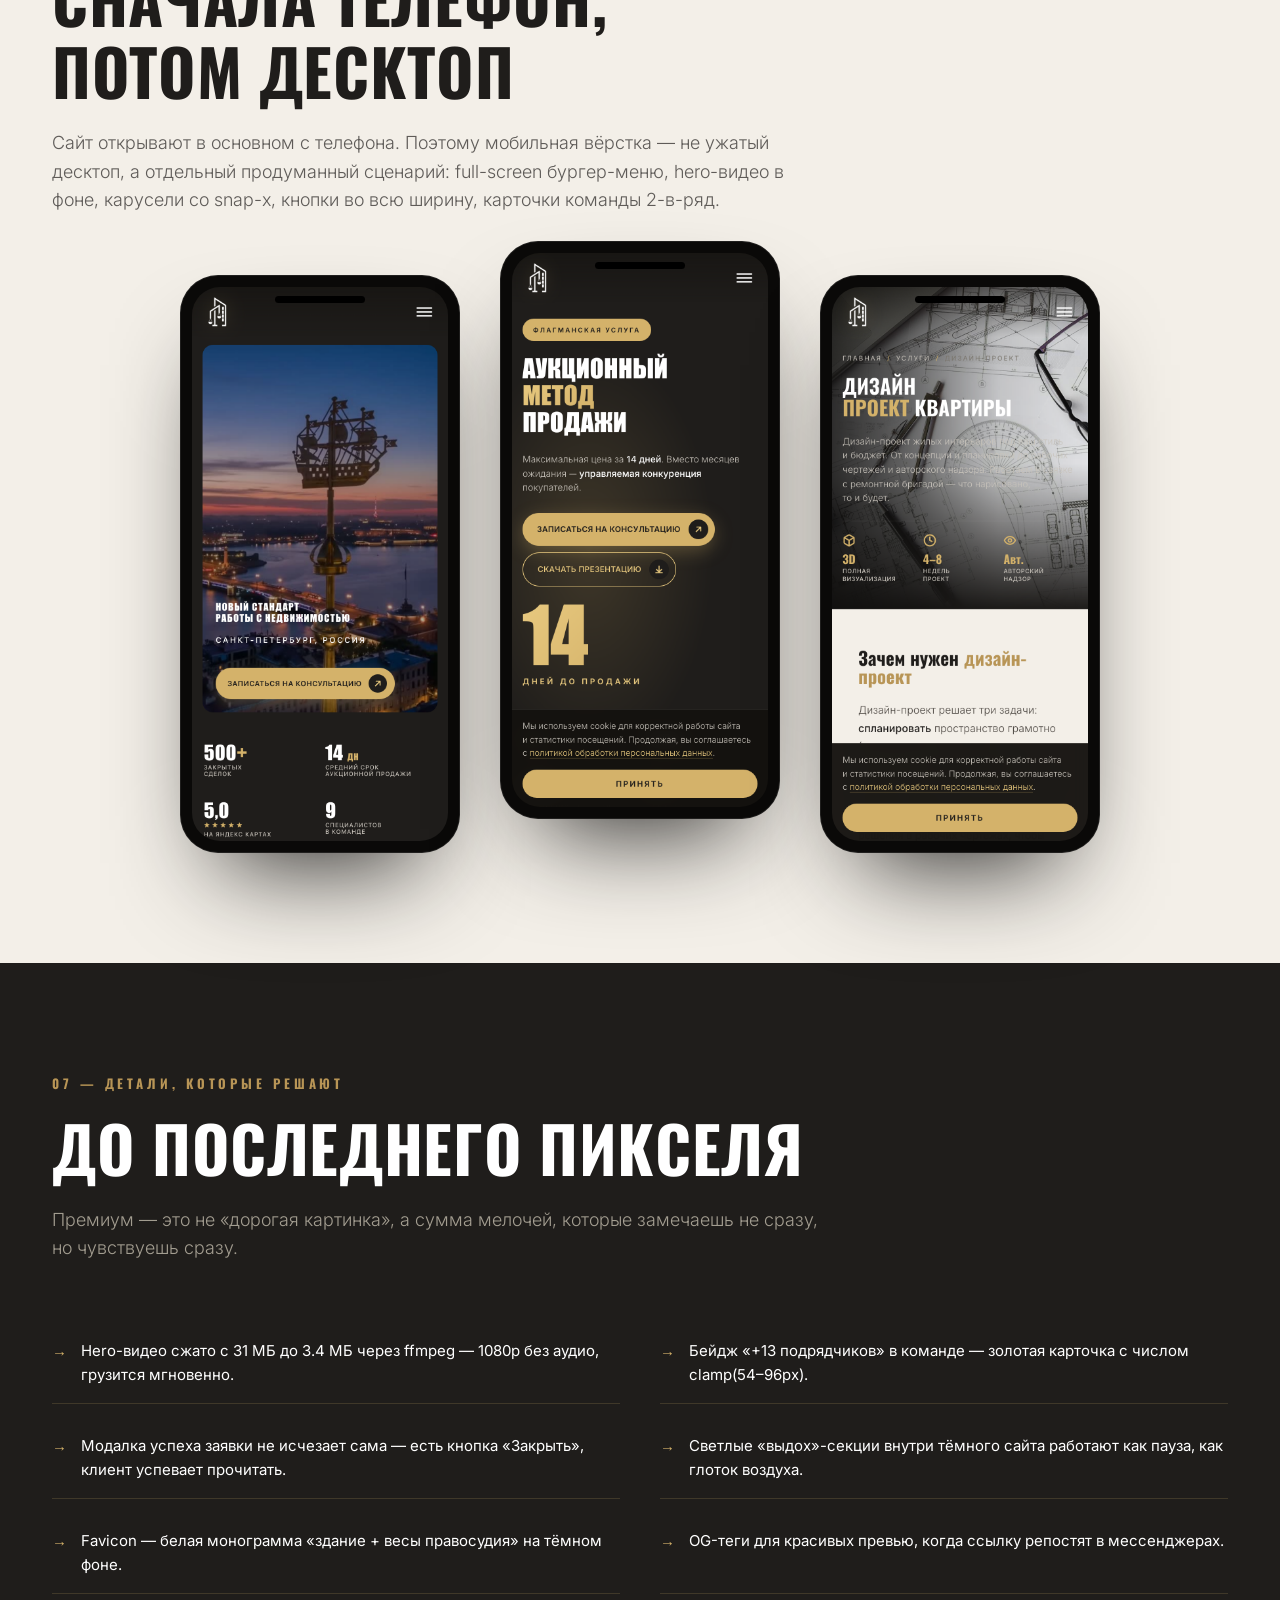
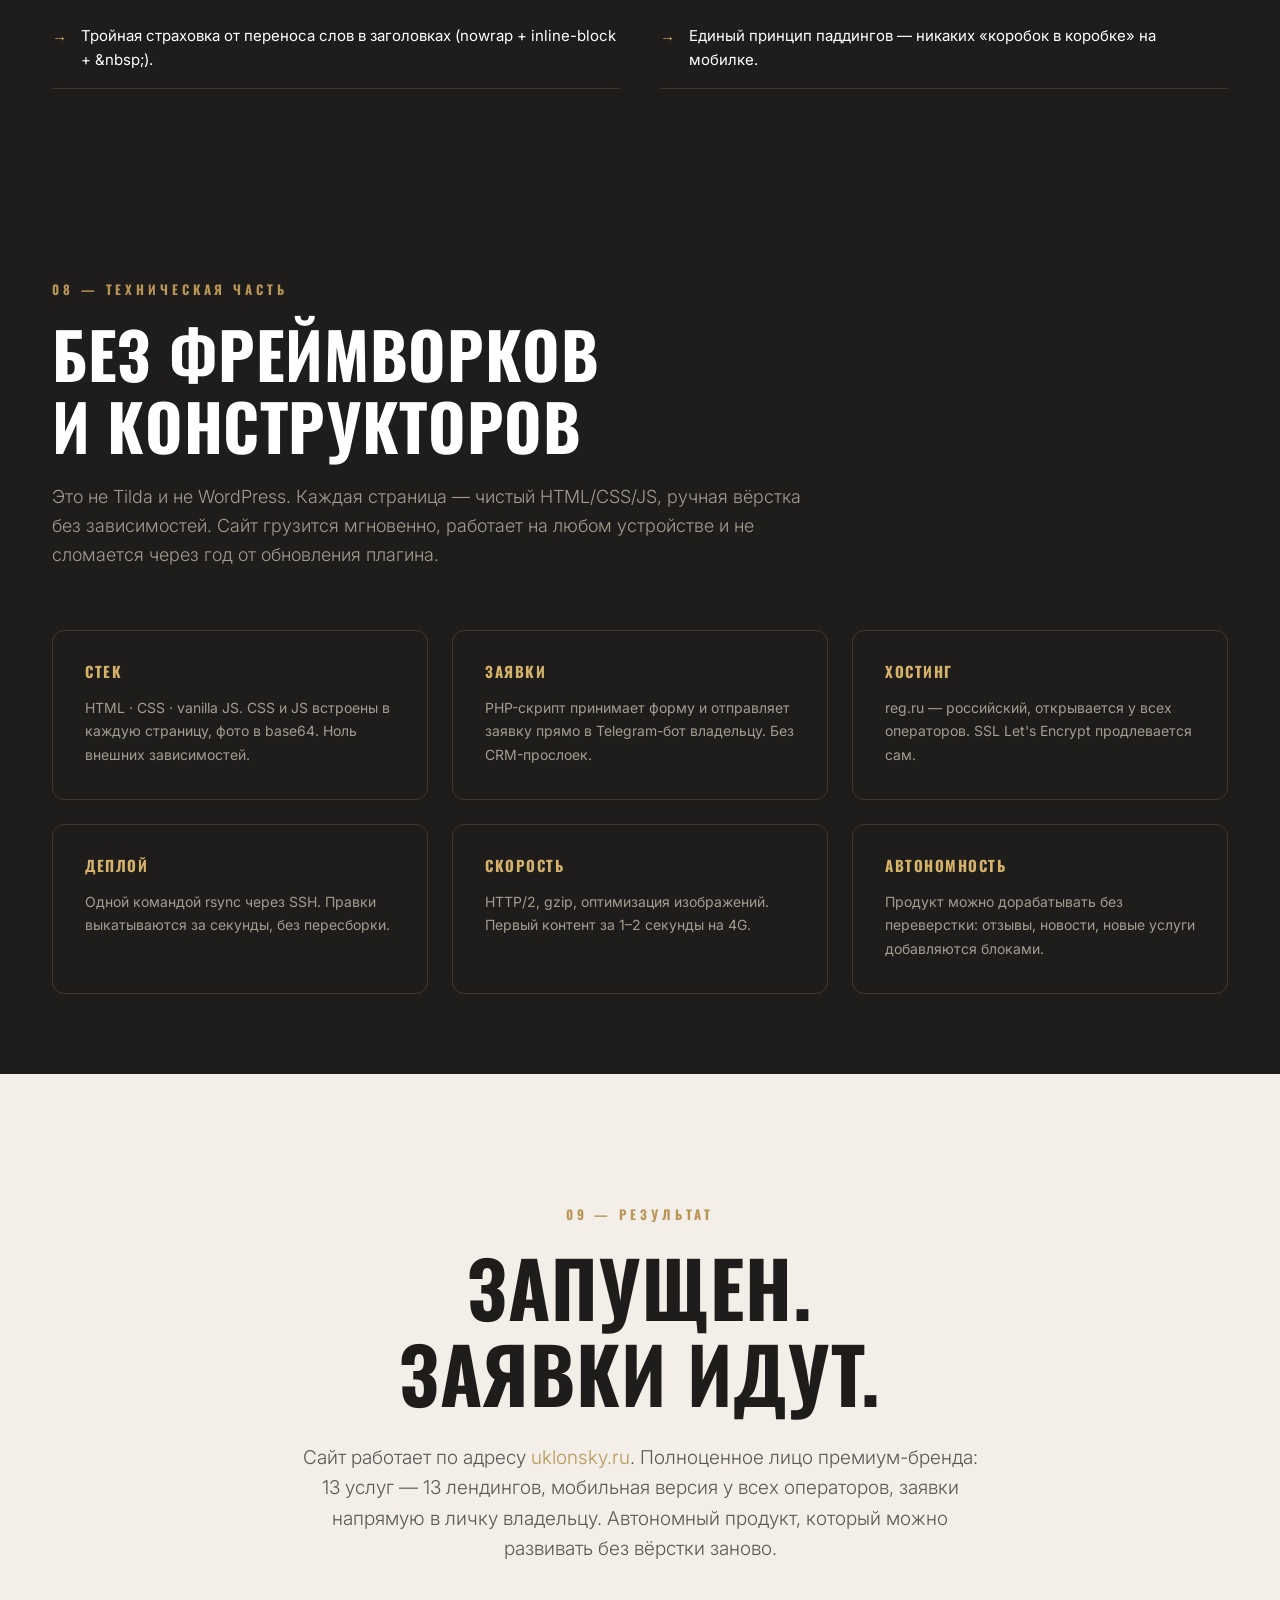
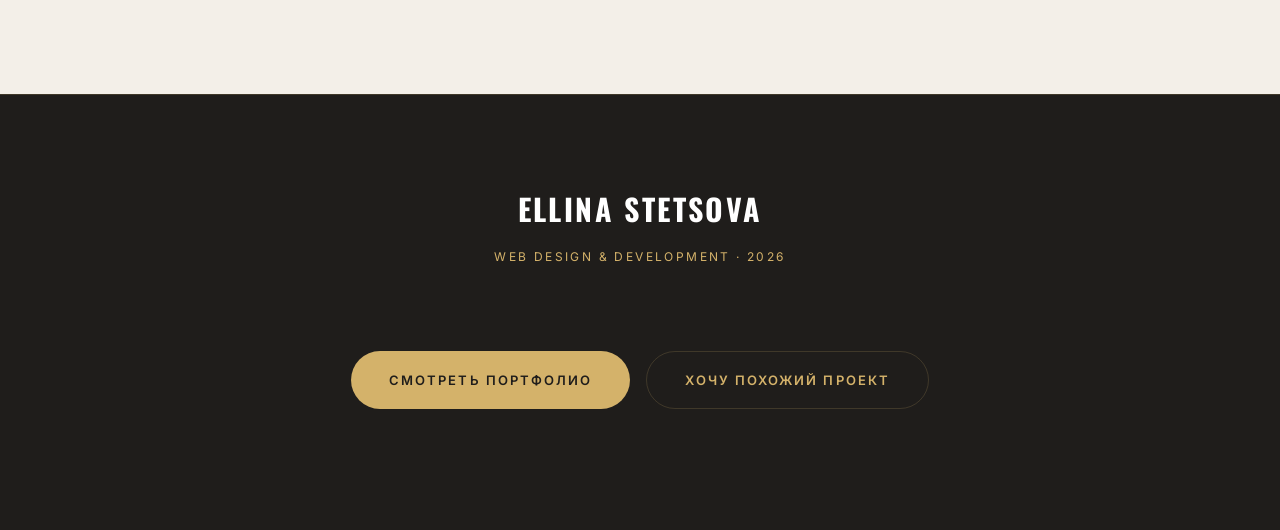
<file: cases/uklonsky/index.html>
<!DOCTYPE html>
<html lang="ru">
<head>
<meta charset="UTF-8">
<meta name="viewport" content="width=device-width, initial-scale=1.0">
<title>Кейс · Уклонский и партнёры — премиум-агентство недвижимости</title>
<meta property="og:title" content="Уклонский и партнёры · кейс веб-дизайна">
<meta property="og:description" content="Премиум-агентство недвижимости в Санкт-Петербурге. 17 страниц, dark luxe, mobile-first, деплой за 2 дня.">
<link rel="preconnect" href="https://fonts.googleapis.com">
<link rel="preconnect" href="https://fonts.gstatic.com" crossorigin>
<link href="https://fonts.googleapis.com/css2?family=Oswald:wght@500;600;700&family=Inter:wght@300;400;500;600&display=swap" rel="stylesheet">
<style>
  :root{
    --bg:#1F1D1B;
    --bg-2:#26231F;
    --paper:#F3EFE8;
    --gold:#D4B26A;
    --gold-light:#E8C97F;
    --gold-dark:#B89556;
    --white:#FFFFFF;
    --muted:rgba(244,236,216,.62);
    --line:rgba(212,178,106,.18);
    --maxw:1240px;
  }
  *{margin:0;padding:0;box-sizing:border-box}
  html{scroll-behavior:smooth}
  body{
    background:var(--bg);
    color:var(--white);
    font-family:'Inter',sans-serif;
    font-weight:400;
    line-height:1.6;
    -webkit-font-smoothing:antialiased;
    overflow-x:hidden;
  }
  h1,h2,h3,h4{font-family:'Oswald',sans-serif;font-weight:700;text-transform:uppercase;line-height:1.12;letter-spacing:.01em}
  .wrap{max-width:var(--maxw);margin:0 auto;padding:0 32px}
  .eyebrow{
    font-family:'Inter';font-weight:500;font-size:12px;letter-spacing:.22em;
    text-transform:uppercase;color:var(--gold);margin-bottom:22px;display:inline-block;
  }
  .gold{color:var(--gold)}
  .muted{color:var(--muted)}
  section{position:relative}

  /* reveal */
  .reveal{opacity:0;transform:translateY(28px);transition:opacity .9s cubic-bezier(.2,.7,.2,1),transform .9s cubic-bezier(.2,.7,.2,1)}
  .reveal.in{opacity:1;transform:none}

  /* ---------- TOP BAR ---------- */
  .topbar{position:fixed;top:0;left:0;right:0;z-index:50;
    display:flex;align-items:center;justify-content:space-between;
    padding:18px 32px;backdrop-filter:blur(10px);
    background:linear-gradient(to bottom,rgba(31,29,27,.85),rgba(31,29,27,0));
    transition:background .3s}
  .topbar .brand{font-family:'Oswald';font-weight:700;font-size:15px;letter-spacing:.14em}
  .topbar .meta{font-size:11px;letter-spacing:.16em;text-transform:uppercase;color:var(--muted)}

  /* ---------- HERO ---------- */
  .hero{padding:170px 0 90px;position:relative;overflow:hidden}
  .hero::before{content:"";position:absolute;inset:0;z-index:0;
    background:url('hero-bg.jpg') center 40%/cover no-repeat;opacity:.5}
  .hero::after{content:"";position:absolute;inset:0;z-index:1;pointer-events:none;
    background:
      radial-gradient(120% 80% at 80% 6%, rgba(212,178,106,.20), transparent 48%),
      linear-gradient(180deg, rgba(31,29,27,.48) 0%, rgba(31,29,27,.32) 40%, rgba(31,29,27,.74) 76%, #1F1D1B 100%),
      linear-gradient(90deg, rgba(31,29,27,.82) 0%, rgba(31,29,27,.2) 48%, rgba(31,29,27,.4) 100%)}
  .hero .wrap{position:relative;z-index:2}
  .hero-tags{font-size:12px;letter-spacing:.22em;text-transform:uppercase;color:var(--gold);margin-bottom:30px}
  .hero h1{font-size:clamp(52px,7.6vw,118px);letter-spacing:.005em;text-shadow:0 8px 60px rgba(0,0,0,.45)}
  .hero h1 span{display:block}
  .hero .sub{margin-top:26px;font-weight:300;font-size:clamp(17px,1.7vw,22px);color:rgba(244,236,216,.82);max-width:960px}
  .hero-grid{display:grid;grid-template-columns:1.05fr 1fr;gap:56px;align-items:center;margin-top:64px}
  .role-row{display:flex;flex-wrap:wrap;gap:40px;margin-top:40px;padding-top:34px;border-top:1px solid var(--line)}
  .role-row .item .k{font-size:11px;letter-spacing:.18em;text-transform:uppercase;color:var(--gold);margin-bottom:8px}
  .role-row .item .v{font-family:'Oswald';font-weight:600;font-size:19px;letter-spacing:.02em}

  /* browser mockup */
  .browser{border-radius:14px;overflow:hidden;border:1px solid rgba(255,255,255,.08);
    box-shadow:0 50px 120px -40px rgba(0,0,0,.85);background:#0d0c0b}
  .browser .bar{display:flex;align-items:center;gap:7px;padding:12px 16px;background:#171513;border-bottom:1px solid rgba(255,255,255,.05)}
  .browser .bar i{width:11px;height:11px;border-radius:50%;background:#3a3631;display:inline-block}
  .browser .bar .url{margin-left:14px;font-size:11px;color:var(--muted);letter-spacing:.04em;
    background:#0f0e0d;padding:5px 14px;border-radius:6px;flex:1;max-width:360px}
  .browser img{width:100%;display:block}
  .scrollwin{max-height:640px;overflow-y:auto;scrollbar-width:thin;scrollbar-color:var(--gold-dark) #171513}
  .scrollwin::-webkit-scrollbar{width:10px}
  .scrollwin::-webkit-scrollbar-track{background:#171513}
  .scrollwin::-webkit-scrollbar-thumb{background:var(--gold-dark);border-radius:10px}
  .scrollhint{margin-left:auto;font-size:10px;letter-spacing:.16em;text-transform:uppercase;color:var(--gold);animation:bob 1.6s ease-in-out infinite}
  @keyframes bob{0%,100%{opacity:.5;transform:translateY(0)}50%{opacity:1;transform:translateY(2px)}}
  .tilt{transform:perspective(2000px) rotateY(-4deg) rotateX(1.5deg);transition:transform .6s}
  .tilt:hover{transform:perspective(2000px) rotateY(0) rotateX(0)}

  /* ---------- SECTION SHELL ---------- */
  .block{padding:110px 0}
  .block.tight{padding:80px 0}
  .paper{background:var(--paper);color:var(--bg)}
  .paper .eyebrow{color:var(--gold-dark)}
  .paper .muted{color:rgba(31,29,27,.6)}
  .paper .gold{color:var(--gold-dark)}
  .section-head{max-width:780px;margin-bottom:60px}
  .section-head h2{font-size:clamp(36px,5vw,68px)}
  .section-head p{margin-top:22px;font-size:18px;font-weight:300;color:var(--muted)}
  .paper .section-head p{color:rgba(31,29,27,.7)}

  /* ---------- BIG QUOTE ---------- */
  .quote{padding:120px 0;text-align:center;background:var(--bg-2)}
  .quote .q{font-family:'Oswald';font-weight:500;text-transform:none;
    font-size:clamp(26px,3.6vw,46px);line-height:1.25;max-width:920px;margin:0 auto;letter-spacing:.005em}
  .quote .q .gold{font-weight:700}
  .quote .by{margin-top:34px;font-size:12px;letter-spacing:.2em;text-transform:uppercase;color:var(--muted)}

  /* ---------- NUMBERS ---------- */
  .nums{display:grid;grid-template-columns:repeat(3,1fr);gap:20px;margin-top:8px}
  .nums .cell{background:#fff;border:1px solid rgba(31,29,27,.07);border-radius:16px;
    padding:42px 36px 38px;position:relative;overflow:hidden;
    box-shadow:0 18px 44px -30px rgba(31,29,27,.4);transition:transform .45s cubic-bezier(.2,.7,.2,1),box-shadow .45s}
  .nums .cell:hover{transform:translateY(-7px);box-shadow:0 36px 70px -32px rgba(31,29,27,.45)}
  .nums .cell::before{content:"";position:absolute;left:0;top:0;bottom:0;width:4px;
    background:linear-gradient(180deg,var(--gold-light),var(--gold-dark))}
  .nums .cell .idx{position:absolute;top:20px;right:24px;font-size:11px;letter-spacing:.18em;
    color:var(--gold-dark);font-weight:600;font-family:'Inter'}
  .nums .n{font-family:'Oswald';font-weight:700;font-size:clamp(56px,6vw,86px);color:#1F1D1B;line-height:.95}
  .nums .n .u{color:var(--gold-dark);font-size:.34em;vertical-align:baseline;margin-left:.32em}
  .nums .l{margin-top:18px;font-size:14.5px;color:rgba(31,29,27,.62);letter-spacing:.01em}

  /* ---------- PALETTE ---------- */
  .palette{display:grid;grid-template-columns:repeat(6,1fr);gap:0;border-radius:12px;overflow:hidden}
  .palette .sw{aspect-ratio:1/1.15;display:flex;flex-direction:column;justify-content:flex-end;padding:16px}
  .palette .sw .hex{font-size:12px;letter-spacing:.04em;font-weight:500}
  .palette .sw .nm{font-size:10px;letter-spacing:.14em;text-transform:uppercase;opacity:.7;margin-top:3px}

  .type-grid{display:grid;grid-template-columns:1fr 1fr;gap:48px;margin-top:64px;align-items:start}
  .type-card{border:1px solid var(--line);border-radius:12px;padding:40px}
  .type-card .lab{font-size:11px;letter-spacing:.2em;text-transform:uppercase;color:var(--gold);margin-bottom:20px}
  .type-card .big{font-family:'Oswald';font-weight:700;text-transform:uppercase;font-size:48px;line-height:1.05}
  .type-card .specimen{font-size:38px;font-weight:300;line-height:1.3}
  .type-card .scale{margin-top:22px;font-size:13px;color:var(--muted);line-height:2}

  /* ---------- SHOWCASE GRID ---------- */
  .shots{display:grid;grid-template-columns:1fr 1fr;gap:32px}
  .shot{border-radius:12px;overflow:hidden;border:1px solid rgba(255,255,255,.07);
    box-shadow:0 30px 70px -40px rgba(0,0,0,.8);background:#0d0c0b}
  .shot .barmini{display:flex;gap:6px;padding:11px 14px;background:#171513}
  .shot .barmini i{width:9px;height:9px;border-radius:50%;background:#3a3631}
  .shot img{width:100%;display:block;transition:transform 1.2s cubic-bezier(.2,.7,.2,1)}
  .shot:hover img{transform:scale(1.04)}
  .shot .cap{padding:18px 22px;display:flex;justify-content:space-between;align-items:baseline;border-top:1px solid rgba(255,255,255,.05)}
  .shot .cap .t{font-family:'Oswald';font-weight:600;font-size:16px;letter-spacing:.04em;text-transform:uppercase}
  .shot .cap .n{font-size:12px;color:var(--gold);letter-spacing:.1em}

  /* feature full image */
  .feature-shot{margin-top:64px}

  /* ---------- MOBILE PHONES ---------- */
  .phones{display:flex;gap:40px;justify-content:center;flex-wrap:wrap;margin-top:20px}
  .phone{width:280px;border-radius:38px;padding:11px;background:#0a0908;
    border:1px solid rgba(255,255,255,.09);box-shadow:0 50px 100px -40px rgba(0,0,0,.85);position:relative}
  .phone::before{content:"";position:absolute;top:20px;left:50%;transform:translateX(-50%);
    width:90px;height:7px;border-radius:10px;background:#000;z-index:3}
  .phone img{width:100%;display:block;border-radius:28px}
  .phone.lift{transform:translateY(-34px)}

  .feat-list{display:grid;grid-template-columns:1fr 1fr;gap:14px 40px;margin-top:56px}
  .feat-list .li{display:flex;gap:14px;padding:16px 0;border-bottom:1px solid var(--line);font-size:15px}
  .feat-list .li .mark{color:var(--gold);font-family:'Oswald';font-weight:700;flex-shrink:0}

  /* ---------- TECH ---------- */
  .tech-grid{display:grid;grid-template-columns:1fr 1fr 1fr;gap:24px;margin-top:48px}
  .tech-card{border:1px solid var(--line);border-radius:12px;padding:32px}
  .tech-card h4{font-size:15px;letter-spacing:.1em;color:var(--gold);margin-bottom:16px}
  .tech-card p{font-size:14px;color:var(--muted);line-height:1.7}

  /* ---------- RESULT / CTA ---------- */
  .result{padding:130px 0;text-align:center}
  .result h2{font-size:clamp(40px,6vw,84px)}
  .result .lead{margin-top:28px;font-size:19px;font-weight:300;color:var(--muted);max-width:680px;margin-left:auto;margin-right:auto}
  .result.paper .lead{color:rgba(31,29,27,.72)}
  .btn{display:inline-flex;align-items:center;gap:10px;margin-top:48px;
    background:var(--gold);color:var(--bg);font-weight:600;font-size:13px;letter-spacing:.16em;
    text-transform:uppercase;text-decoration:none;padding:18px 38px;border-radius:100px;transition:background .25s}
  .btn:hover{background:var(--gold-light)}
  .btn.ghost{background:transparent;border:1px solid var(--line);color:var(--gold)}
  .btn.ghost:hover{background:rgba(212,178,106,.08)}
  .btn-row{display:flex;gap:16px;justify-content:center;flex-wrap:wrap}

  footer{padding:90px 0 70px;border-top:1px solid var(--line);text-align:center}
  footer .name{font-family:'Oswald';font-weight:700;font-size:30px;letter-spacing:.08em}
  footer .role{font-size:12px;letter-spacing:.2em;text-transform:uppercase;color:var(--gold);margin-top:14px}
  footer .links{margin-top:28px;font-size:14px;color:var(--muted)}
  footer .links a{color:var(--white);text-decoration:none;margin:0 12px;border-bottom:1px solid var(--line);padding-bottom:2px}
  footer .links a:hover{color:var(--gold)}

  .divider-num{font-family:'Oswald';font-weight:700;font-size:13px;letter-spacing:.3em;color:var(--gold-dark);margin-bottom:18px;display:block}

  @media(max-width:860px){
    .hero-grid{grid-template-columns:1fr;gap:44px}
    .type-grid,.shots,.tech-grid,.feat-list{grid-template-columns:1fr}
    .nums{grid-template-columns:1fr 1fr}
    .palette{grid-template-columns:repeat(3,1fr)}
    .phone.lift{transform:none}
    .wrap{padding:0 20px}
    .topbar .meta{display:none}
  }
</style>
</head>
<body>

<div class="topbar" id="topbar">
  <div class="brand">У&П · КЕЙС</div>
  <div class="meta">Web design & development · 2026</div>
</div>

<!-- ================= HERO ================= -->
<section class="hero">
  <div class="wrap">
    <div class="hero-tags reveal">Brand identity &nbsp;·&nbsp; Web design &nbsp;·&nbsp; Mobile-first &nbsp;·&nbsp; Dark luxe</div>
    <h1 class="reveal"><span>Уклонский</span><span>и&nbsp;партнёры</span></h1>
    <p class="sub reveal">Премиум-агентство недвижимости в Санкт-Петербурге.<br>Сайт, который не стыдно отправить клиенту с квартирой за 25 миллионов.</p>

    <div class="hero-grid">
      <div class="browser tilt reveal">
        <div class="bar"><i></i><i></i><i></i><span class="url">uklonsky.ru</span></div>
        <img src="screenshots/desktop-firstscreen/01-index.png" alt="Главная страница Уклонский и партнёры">
      </div>
      <div class="reveal">
        <p class="muted" style="font-size:17px;font-weight:300;line-height:1.7">
          Полный цикл под ключ: бренд-айдентика, дизайн, ручная вёрстка и деплой
          на собственный хостинг. 17&nbsp;страниц, 13&nbsp;лендингов услуг,
          мобильная версия как отдельный сценарий, заявки&nbsp;— прямо в&nbsp;Telegram владельцу.
        </p>
        <div class="role-row">
          <div class="item"><div class="k">Роль</div><div class="v">Дизайн + вёрстка + деплой</div></div>
          <div class="item"><div class="k">Год</div><div class="v">2026</div></div>
          <div class="item"><div class="k">Город</div><div class="v">Санкт-Петербург</div></div>
        </div>
      </div>
    </div>
  </div>
</section>

<!-- ================= ЗАДАЧА ================= -->
<section class="block tight">
  <div class="wrap">
    <div class="section-head reveal">
      <span class="divider-num">01 — КЛИЕНТ И ЗАДАЧА</span>
      <h2>Бренду нужно было <span class="gold">лицо</span></h2>
      <p>«Уклонский и партнёры» работают там, где цена ошибки — миллионы: аукционная
      продажа, торги по банкротству, флиппинг, ипотечный брокеридж, юридическое
      сопровождение. Сильная экспертиза — и ни одного сайта, который бы это показывал.
      Клиент с дорогой недвижимостью должен с первого экрана понимать: здесь работают всерьёз.</p>
    </div>
  </div>
</section>

<!-- ================= QUOTE ================= -->
<section class="quote">
  <div class="wrap">
    <p class="q reveal">«Нужен сайт, который <span class="gold">не стыдно отправить</span> клиенту
    с квартирой за 25&nbsp;миллионов — и чтобы он сразу понял, что попал к&nbsp;профессионалам».</p>
    <div class="by reveal">— Бриф клиента</div>
  </div>
</section>

<!-- ================= ЦИФРЫ ================= -->
<section class="block tight paper">
  <div class="wrap">
    <div class="section-head reveal">
      <span class="divider-num">02 — МАСШТАБ</span>
      <h2>Цифры проекта</h2>
      <p>Объём, собранный вручную — без конструкторов, шаблонов и лишних зависимостей.</p>
    </div>
    <div class="nums reveal">
      <div class="cell"><span class="idx">01</span><div class="n">17</div><div class="l">страниц сайта</div></div>
      <div class="cell"><span class="idx">02</span><div class="n">13</div><div class="l">отдельных лендингов услуг</div></div>
      <div class="cell"><span class="idx">03</span><div class="n">9</div><div class="l">карточек команды + подрядчики</div></div>
      <div class="cell"><span class="idx">04</span><div class="n">2</div><div class="l">дня от макета до прода</div></div>
      <div class="cell"><span class="idx">05</span><div class="n">3.4<span class="u">МБ</span></div><div class="l">hero-видео (было 31&nbsp;МБ)</div></div>
      <div class="cell"><span class="idx">06</span><div class="n">0</div><div class="l">фреймворков и конструкторов</div></div>
    </div>
  </div>
</section>

<!-- ================= КОНЦЕПЦИЯ / ПАЛИТРА ================= -->
<section class="block paper">
  <div class="wrap">
    <div class="section-head reveal">
      <span class="divider-num">03 — ВИЗУАЛЬНАЯ КОНЦЕПЦИЯ</span>
      <h2>Dark luxe</h2>
      <p>Референсы — финские архитектурные бюро и скандинавский интерьерный люкс:
      Vatanen, Glasshaven, SIWOOD. Сдержанно, дорого, с воздухом. Глубокий кофейный
      фон, золото как единственный акцент, светлые «выдох»-секции внутри тёмного сайта.</p>
    </div>

    <div class="palette reveal">
      <div class="sw" style="background:#1F1D1B;color:#fff"><span class="hex">#1F1D1B</span><span class="nm">Фон</span></div>
      <div class="sw" style="background:#D4B26A;color:#1F1D1B"><span class="hex">#D4B26A</span><span class="nm">Золото</span></div>
      <div class="sw" style="background:#E8C97F;color:#1F1D1B"><span class="hex">#E8C97F</span><span class="nm">Золото свет.</span></div>
      <div class="sw" style="background:#B89556;color:#1F1D1B"><span class="hex">#B89556</span><span class="nm">Золото тёмн.</span></div>
      <div class="sw" style="background:#F3EFE8;color:#1F1D1B;border:1px solid rgba(31,29,27,.1)"><span class="hex">#F3EFE8</span><span class="nm">Бумага</span></div>
      <div class="sw" style="background:#FFFFFF;color:#1F1D1B;border:1px solid rgba(31,29,27,.1)"><span class="hex">#FFFFFF</span><span class="nm">Текст</span></div>
    </div>

    <div class="type-grid">
      <div class="type-card reveal" style="border-color:rgba(31,29,27,.12)">
        <div class="lab" style="color:#B89556">Заголовки — Oswald Bold</div>
        <div class="big">УКЛОНСКИЙ<br>И ПАРТНЁРЫ</div>
        <div class="scale" style="color:rgba(31,29,27,.6)">CAPS · letter-spacing .01–.03em<br>H1 96–120px · H2 56–72px · H3 28–40px</div>
      </div>
      <div class="type-card reveal" style="border-color:rgba(31,29,27,.12)">
        <div class="lab" style="color:#B89556">Текст — Inter</div>
        <div class="specimen" style="color:#1F1D1B">Полный цикл работы с&nbsp;недвижимостью — от&nbsp;оценки до&nbsp;сделки.</div>
        <div class="scale" style="color:rgba(31,29,27,.6)">300 / 400 / 500 / 600<br>Body 15–17px · Eyebrow 11px CAPS .18em</div>
      </div>
    </div>
  </div>
</section>

<!-- ================= АУКЦИОН HIGHLIGHT ================= -->
<section class="block tight">
  <div class="wrap">
    <div class="section-head reveal">
      <span class="divider-num">04 — ФЛАГМАНСКАЯ УСЛУГА</span>
      <h2>Аукционный метод</h2>
      <p>Главная услуга агентства — продажа за 14 дней через управляемую конкуренцию
      покупателей. Гигантская цифра «14», золотая типографика, строка метрик: 20K+ просмотров,
      100+ сделок, 25+ лет на рынке. Один экран — и понятно, в чём метод.</p>
    </div>
    <div class="browser tilt reveal">
      <div class="bar"><i></i><i></i><i></i><span class="url">uklonsky.ru/auction</span></div>
      <img src="screenshots/desktop-firstscreen/auction.png" alt="Аукционный метод продажи">
    </div>
  </div>
</section>

<!-- ================= СЕТКА УСЛУГ ================= -->
<section class="block">
  <div class="wrap">
    <div class="section-head reveal">
      <span class="divider-num">05 — 13 ЛЕНДИНГОВ УСЛУГ</span>
      <h2>У каждой услуги — своя посадочная</h2>
      <p>Единая система, но каждая страница рассказывает свою историю: hero с метриками,
      этапы работы, светлая «выдох»-секция, отзывы, форма заявки. Один дизайн-язык на тринадцати лендингах.</p>
    </div>
    <div class="shots">
      <div class="shot reveal"><div class="barmini"><i></i><i></i><i></i></div>
        <img src="screenshots/desktop-firstscreen/classic-sale.png" alt="Классическая продажа">
        <div class="cap"><span class="t">Классическая продажа</span><span class="n">/ 02</span></div></div>
      <div class="shot reveal"><div class="barmini"><i></i><i></i><i></i></div>
        <img src="screenshots/desktop-firstscreen/bankrupt.png" alt="Торги по банкротству">
        <div class="cap"><span class="t">Торги по банкротству</span><span class="n">/ 07</span></div></div>
      <div class="shot reveal"><div class="barmini"><i></i><i></i><i></i></div>
        <img src="screenshots/desktop-firstscreen/novostroy.png" alt="Покупка новостройки">
        <div class="cap"><span class="t">Покупка новостройки</span><span class="n">/ 03</span></div></div>
      <div class="shot reveal"><div class="barmini"><i></i><i></i><i></i></div>
        <img src="screenshots/desktop-firstscreen/design.png" alt="Дизайн-проект">
        <div class="cap"><span class="t">Дизайн-проект</span><span class="n">/ 10</span></div></div>
      <div class="shot reveal"><div class="barmini"><i></i><i></i><i></i></div>
        <img src="screenshots/desktop-firstscreen/flipping.png" alt="Флиппинг">
        <div class="cap"><span class="t">Флиппинг</span><span class="n">/ 08</span></div></div>
      <div class="shot reveal"><div class="barmini"><i></i><i></i><i></i></div>
        <img src="screenshots/desktop-firstscreen/zagorod.png" alt="Загородная недвижимость">
        <div class="cap"><span class="t">Загородная недвижимость</span><span class="n">/ 13</span></div></div>
      <div class="shot reveal"><div class="barmini"><i></i><i></i><i></i></div>
        <img src="screenshots/desktop-firstscreen/mortgage.png" alt="Ипотечный брокер">
        <div class="cap"><span class="t">Ипотечный брокер</span><span class="n">/ 05</span></div></div>
      <div class="shot reveal"><div class="barmini"><i></i><i></i><i></i></div>
        <img src="screenshots/desktop-firstscreen/legal.png" alt="Юридическое сопровождение">
        <div class="cap"><span class="t">Юридическое сопровождение</span><span class="n">/ 06</span></div></div>
    </div>
  </div>
</section>

<!-- ================= МОБИЛЬНАЯ ================= -->
<section class="block paper">
  <div class="wrap">
    <div class="section-head reveal">
      <span class="divider-num">06 — МОБИЛЬНАЯ ВЕРСИЯ</span>
      <h2>Сначала телефон,<br>потом десктоп</h2>
      <p>Сайт открывают в основном с телефона. Поэтому мобильная вёрстка — не ужатый десктоп,
      а отдельный продуманный сценарий: full-screen бургер-меню, hero-видео в фоне, карусели
      со snap-x, кнопки во всю ширину, карточки команды 2-в-ряд.</p>
    </div>
    <div class="phones reveal">
      <div class="phone"><img src="screenshots/mobile-firstscreen/01-index.png" alt="Главная на телефоне"></div>
      <div class="phone lift"><img src="screenshots/mobile-firstscreen/auction.png" alt="Аукцион на телефоне"></div>
      <div class="phone"><img src="screenshots/mobile-firstscreen/design.png" alt="Дизайн-проект на телефоне"></div>
    </div>
  </div>
</section>

<!-- ================= ФИШКИ ================= -->
<section class="block">
  <div class="wrap">
    <div class="section-head reveal">
      <span class="divider-num">07 — ДЕТАЛИ, КОТОРЫЕ РЕШАЮТ</span>
      <h2>До последнего пикселя</h2>
      <p>Премиум — это не «дорогая картинка», а сумма мелочей, которые замечаешь не сразу,
      но чувствуешь сразу.</p>
    </div>
    <div class="feat-list">
      <div class="li reveal"><span class="mark">→</span><span>Hero-видео сжато с 31&nbsp;МБ до&nbsp;3.4&nbsp;МБ через ffmpeg — 1080p без аудио, грузится мгновенно.</span></div>
      <div class="li reveal"><span class="mark">→</span><span>Бейдж «+13 подрядчиков» в команде — золотая карточка с числом clamp(54–96px).</span></div>
      <div class="li reveal"><span class="mark">→</span><span>Модалка успеха заявки не исчезает сама — есть кнопка «Закрыть», клиент успевает прочитать.</span></div>
      <div class="li reveal"><span class="mark">→</span><span>Светлые «выдох»-секции внутри тёмного сайта работают как пауза, как глоток воздуха.</span></div>
      <div class="li reveal"><span class="mark">→</span><span>Favicon — белая монограмма «здание + весы правосудия» на тёмном фоне.</span></div>
      <div class="li reveal"><span class="mark">→</span><span>OG-теги для красивых превью, когда ссылку репостят в мессенджерах.</span></div>
      <div class="li reveal"><span class="mark">→</span><span>Тройная страховка от переноса слов в заголовках (nowrap + inline-block + &amp;nbsp;).</span></div>
      <div class="li reveal"><span class="mark">→</span><span>Единый принцип паддингов — никаких «коробок в коробке» на мобилке.</span></div>
    </div>
  </div>
</section>

<!-- ================= ТЕХНИКА ================= -->
<section class="block tight">
  <div class="wrap">
    <div class="section-head reveal">
      <span class="divider-num">08 — ТЕХНИЧЕСКАЯ ЧАСТЬ</span>
      <h2>Без фреймворков<br>и конструкторов</h2>
      <p>Это не Tilda и не WordPress. Каждая страница — чистый HTML/CSS/JS, ручная вёрстка
      без зависимостей. Сайт грузится мгновенно, работает на любом устройстве и не сломается
      через год от обновления плагина.</p>
    </div>
    <div class="tech-grid">
      <div class="tech-card reveal"><h4>СТЕК</h4><p>HTML · CSS · vanilla JS. CSS и JS встроены в каждую страницу, фото в base64. Ноль внешних зависимостей.</p></div>
      <div class="tech-card reveal"><h4>ЗАЯВКИ</h4><p>PHP-скрипт принимает форму и отправляет заявку прямо в Telegram-бот владельцу. Без CRM-прослоек.</p></div>
      <div class="tech-card reveal"><h4>ХОСТИНГ</h4><p>reg.ru — российский, открывается у всех операторов. SSL Let's Encrypt продлевается сам.</p></div>
      <div class="tech-card reveal"><h4>ДЕПЛОЙ</h4><p>Одной командой rsync через SSH. Правки выкатываются за секунды, без пересборки.</p></div>
      <div class="tech-card reveal"><h4>СКОРОСТЬ</h4><p>HTTP/2, gzip, оптимизация изображений. Первый контент за 1–2 секунды на 4G.</p></div>
      <div class="tech-card reveal"><h4>АВТОНОМНОСТЬ</h4><p>Продукт можно дорабатывать без переверстки: отзывы, новости, новые услуги добавляются блоками.</p></div>
    </div>
  </div>
</section>

<!-- ================= РЕЗУЛЬТАТ ================= -->
<section class="result paper">
  <div class="wrap">
    <span class="divider-num reveal">09 — РЕЗУЛЬТАТ</span>
    <h2 class="reveal">Запущен.<br>Заявки идут.</h2>
    <p class="lead reveal">Сайт работает по адресу <span class="gold">uklonsky.ru</span>. Полноценное лицо
    премиум-бренда: 13 услуг — 13 лендингов, мобильная версия у всех операторов,
    заявки напрямую в личку владельцу. Автономный продукт, который можно развивать без вёрстки заново.</p>
  </div>
</section>

<!-- ================= FOOTER / CTA ================= -->
<footer>
  <div class="wrap">
    <div class="name reveal">ELLINA STETSOVA</div>
    <div class="role reveal">Web design &amp; development · 2026</div>
    <div class="btn-row reveal" style="margin-top:36px">
      <a href="https://www.behance.net/ellinastetsova" class="btn">Смотреть портфолио</a>
      <a href="#" class="btn ghost">Хочу похожий проект</a>
    </div>
    <div class="links reveal">
      <a href="https://www.behance.net/ellinastetsova">Behance</a>
      <a href="https://t.me/astrasdesign">Telegram</a>
      <a href="https://uklonsky.ru">uklonsky.ru</a>
    </div>
  </div>
</footer>

<script>
  // reveal on scroll
  const io = new IntersectionObserver((entries)=>{
    entries.forEach(e=>{ if(e.isIntersecting){ e.target.classList.add('in'); io.unobserve(e.target);} });
  },{threshold:.12, rootMargin:'0px 0px -8% 0px'});
  document.querySelectorAll('.reveal').forEach((el,i)=>{
    el.style.transitionDelay = (Math.min(i%4,3)*70)+'ms';
    io.observe(el);
  });
  // topbar solidify
  const tb=document.getElementById('topbar');
  addEventListener('scroll',()=>{ tb.style.background = scrollY>60
    ? 'rgba(31,29,27,.92)' : 'linear-gradient(to bottom,rgba(31,29,27,.85),rgba(31,29,27,0))'; });
</script>
</body>
</html>
</file>
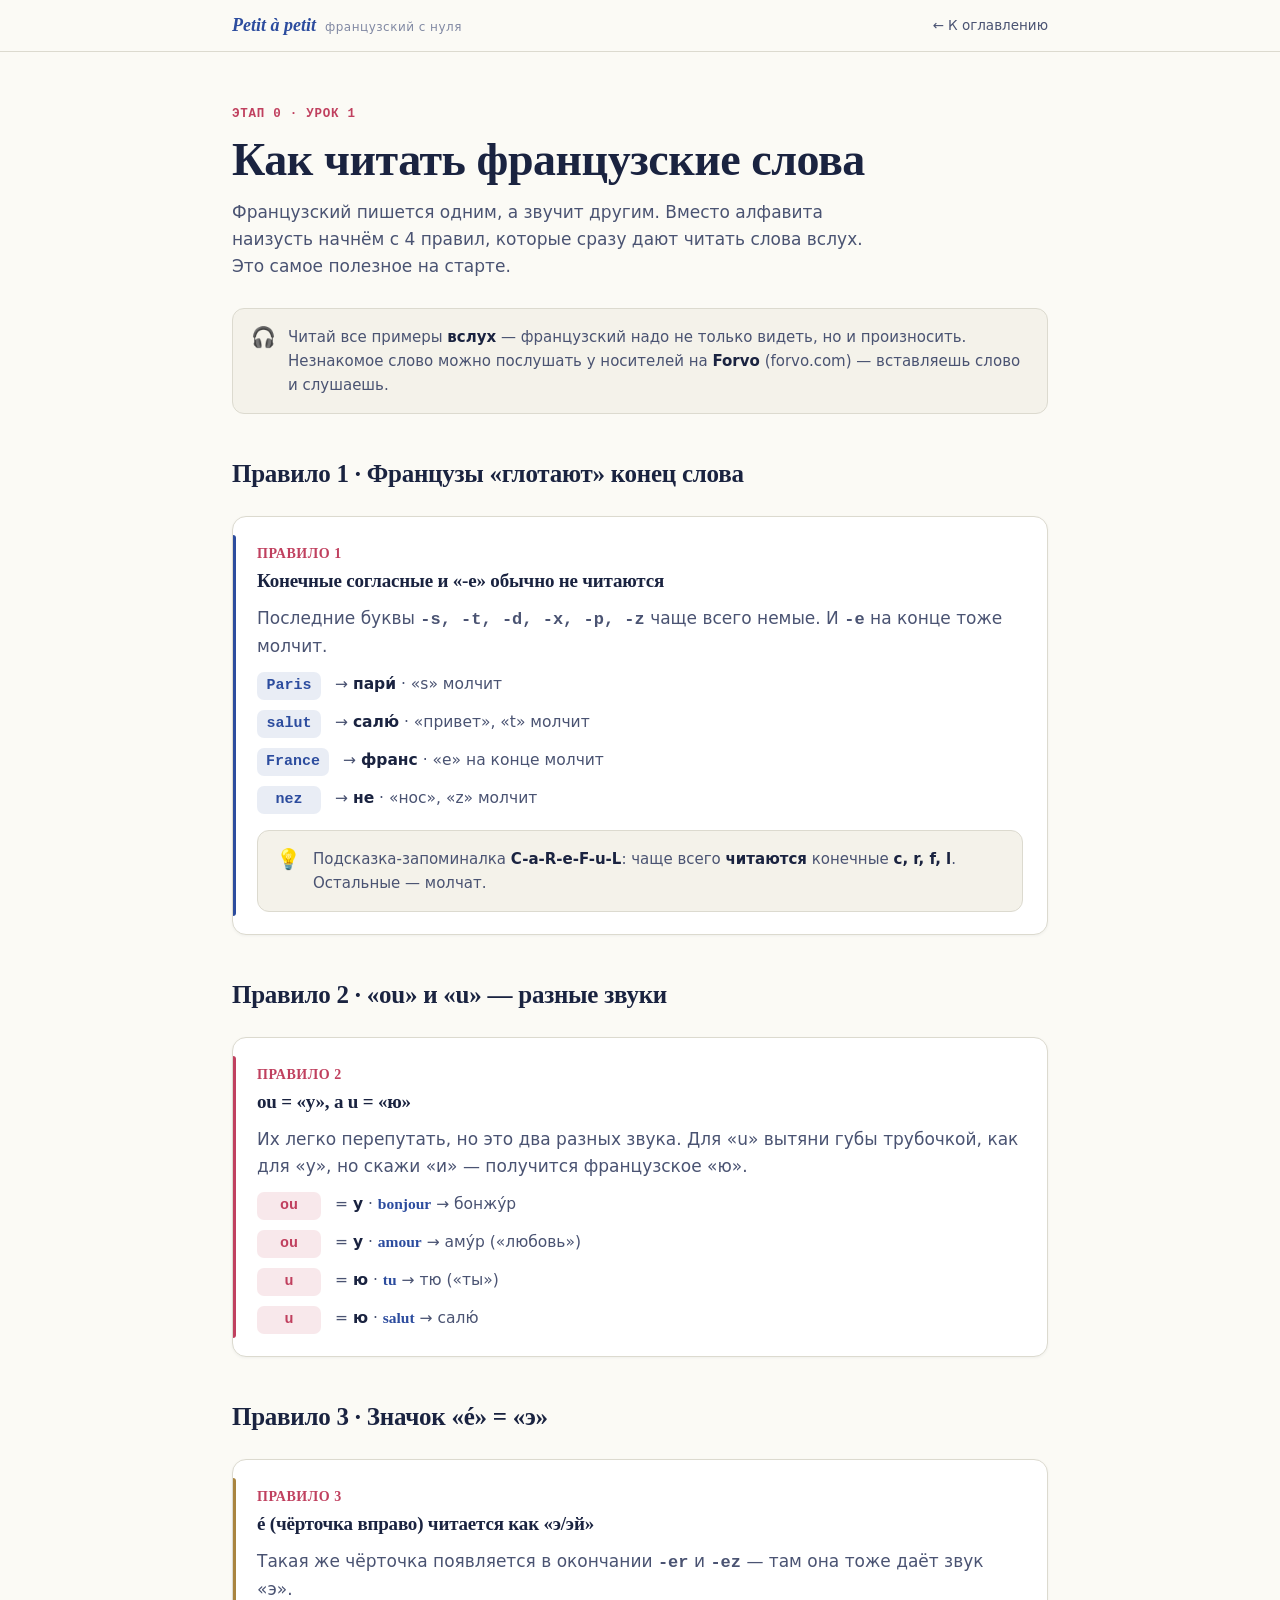
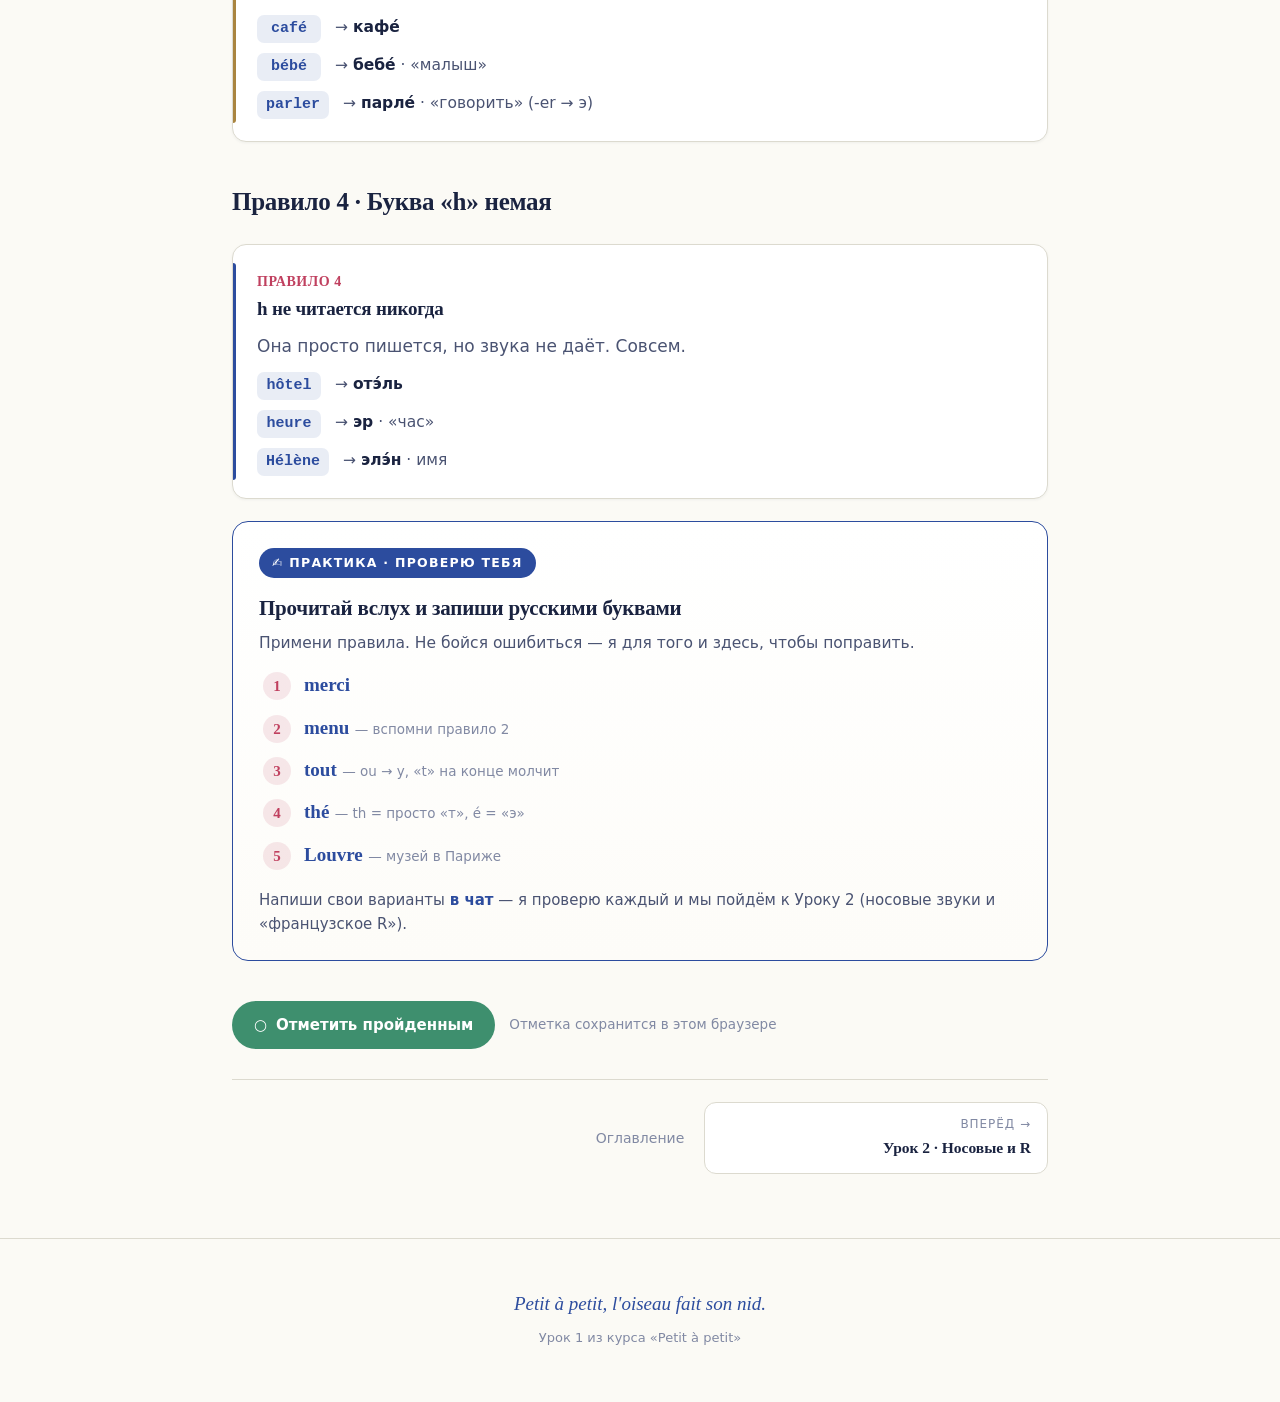
<file: francais/urok-01.html>
<!DOCTYPE html>
<html lang="ru">
<head>
<meta charset="utf-8">
<meta name="viewport" content="width=device-width, initial-scale=1">
<title>Урок 1 · Как читать французские слова — Petit à petit</title>
<link rel="stylesheet" href="style.css">
</head>
<body>

<div class="topbar">
  <div class="topbar-in">
    <a class="brand" href="index.html">
      <span class="fr">Petit à petit</span>
      <span class="sub">французский с нуля</span>
    </a>
    <a class="to-index" href="index.html">← К оглавлению</a>
  </div>
</div>

<main class="wrap">

  <div class="lesson-head fade">
    <span class="crumb">Этап 0 · Урок 1</span>
    <h1>Как читать французские слова</h1>
    <p class="lede">Французский пишется одним, а звучит другим. Вместо алфавита наизусть начнём с 4 правил, которые сразу дают читать слова вслух. Это самое полезное на старте.</p>
  </div>

  <div class="lesson-body">

    <div class="callout">
      <span class="ic">🎧</span>
      <span>Читай все примеры <b>вслух</b> — французский надо не только видеть, но и произносить. Незнакомое слово можно послушать у носителей на <b>Forvo</b> (forvo.com) — вставляешь слово и слушаешь.</span>
    </div>

    <h2>Правило 1 · Французы «глотают» конец слова</h2>
    <div class="rule">
      <span class="num">Правило 1</span>
      <h3 class="serif">Конечные согласные и «-e» обычно не читаются</h3>
      <p style="margin-top:8px;color:var(--ink-soft)">Последние буквы <b class="mono">-s, -t, -d, -x, -p, -z</b> чаще всего немые. И <b class="mono">-e</b> на конце тоже молчит.</p>
      <ul class="ex-list">
        <li><span class="spell">Paris</span><span class="say">→ <b>пари́</b> · «s» молчит</span></li>
        <li><span class="spell">salut</span><span class="say">→ <b>салю́</b> · «привет», «t» молчит</span></li>
        <li><span class="spell">France</span><span class="say">→ <b>франс</b> · «e» на конце молчит</span></li>
        <li><span class="spell">nez</span><span class="say">→ <b>не</b> · «нос», «z» молчит</span></li>
      </ul>
      <div class="callout" style="margin-top:16px">
        <span class="ic">💡</span>
        <span>Подсказка-запоминалка <b>C-a-R-e-F-u-L</b>: чаще всего <b>читаются</b> конечные <b>c, r, f, l</b>. Остальные — молчат.</span>
      </div>
    </div>

    <h2>Правило 2 · «ou» и «u» — разные звуки</h2>
    <div class="rule rose">
      <span class="num">Правило 2</span>
      <h3 class="serif">ou = «у», а u = «ю»</h3>
      <p style="margin-top:8px;color:var(--ink-soft)">Их легко перепутать, но это два разных звука. Для «u» вытяни губы трубочкой, как для «у», но скажи «и» — получится французское «ю».</p>
      <ul class="ex-list">
        <li><span class="spell rose">ou</span><span class="say">= <b>у</b> · <span class="fr-word">bonjour</span> → бонжу́р</span></li>
        <li><span class="spell rose">ou</span><span class="say">= <b>у</b> · <span class="fr-word">amour</span> → аму́р («любовь»)</span></li>
        <li><span class="spell rose">u</span><span class="say">= <b>ю</b> · <span class="fr-word">tu</span> → тю («ты»)</span></li>
        <li><span class="spell rose">u</span><span class="say">= <b>ю</b> · <span class="fr-word">salut</span> → салю́</span></li>
      </ul>
    </div>

    <h2>Правило 3 · Значок «é» = «э»</h2>
    <div class="rule or">
      <span class="num">Правило 3</span>
      <h3 class="serif">é (чёрточка вправо) читается как «э/эй»</h3>
      <p style="margin-top:8px;color:var(--ink-soft)">Такая же чёрточка появляется в окончании <b class="mono">-er</b> и <b class="mono">-ez</b> — там она тоже даёт звук «э».</p>
      <ul class="ex-list">
        <li><span class="spell">café</span><span class="say">→ <b>кафе́</b></span></li>
        <li><span class="spell">bébé</span><span class="say">→ <b>бебе́</b> · «малыш»</span></li>
        <li><span class="spell">parler</span><span class="say">→ <b>парле́</b> · «говорить» (-er → э)</span></li>
      </ul>
    </div>

    <h2>Правило 4 · Буква «h» немая</h2>
    <div class="rule">
      <span class="num">Правило 4</span>
      <h3 class="serif">h не читается никогда</h3>
      <p style="margin-top:8px;color:var(--ink-soft)">Она просто пишется, но звука не даёт. Совсем.</p>
      <ul class="ex-list">
        <li><span class="spell">hôtel</span><span class="say">→ <b>отэ́ль</b></span></li>
        <li><span class="spell">heure</span><span class="say">→ <b>эр</b> · «час»</span></li>
        <li><span class="spell">Hélène</span><span class="say">→ <b>элэ́н</b> · имя</span></li>
      </ul>
    </div>

    <!-- УПРАЖНЕНИЕ -->
    <div class="exercise">
      <span class="tag">✍️ Практика · проверю тебя</span>
      <h3 class="serif">Прочитай вслух и запиши русскими буквами</h3>
      <p style="color:var(--ink-soft);font-size:15.5px;margin-top:6px">Примени правила. Не бойся ошибиться — я для того и здесь, чтобы поправить.</p>
      <ol>
        <li><span><span class="fr-word" style="font-size:19px">merci</span></span></li>
        <li><span><span class="fr-word" style="font-size:19px">menu</span> <span class="hint">— вспомни правило 2</span></span></li>
        <li><span><span class="fr-word" style="font-size:19px">tout</span> <span class="hint">— ou → у, «t» на конце молчит</span></span></li>
        <li><span><span class="fr-word" style="font-size:19px">thé</span> <span class="hint">— th = просто «т», é = «э»</span></span></li>
        <li><span><span class="fr-word" style="font-size:19px">Louvre</span> <span class="hint">— музей в Париже</span></span></li>
      </ol>
      <p class="send">Напиши свои варианты <b>в чат</b> — я проверю каждый и мы пойдём к Уроку 2 (носовые звуки и «французское R»).</p>
    </div>

    <!-- Кнопка «пройдено» -->
    <div class="done-row">
      <button class="btn-done" data-lesson="urok-01">
        <span class="mark">○</span> <span class="label">Отметить пройденным</span>
      </button>
      <span class="done-note">Отметка сохранится в этом браузере</span>
    </div>

    <!-- Навигация -->
    <nav class="lesson-nav">
      <span class="placeholder"></span>
      <a class="home" href="index.html">Оглавление</a>
      <a class="nav-next" href="urok-02.html">
        <span class="dir">Вперёд →</span>
        <span class="ttl">Урок 2 · Носовые и R</span>
      </a>
    </nav>

  </div>
</main>

<footer class="site">
  <div class="fr">Petit à petit, l'oiseau fait son nid.</div>
  <p>Урок 1 из курса «Petit à petit»</p>
</footer>

<script src="app.js"></script>
</body>
</html>
</file>
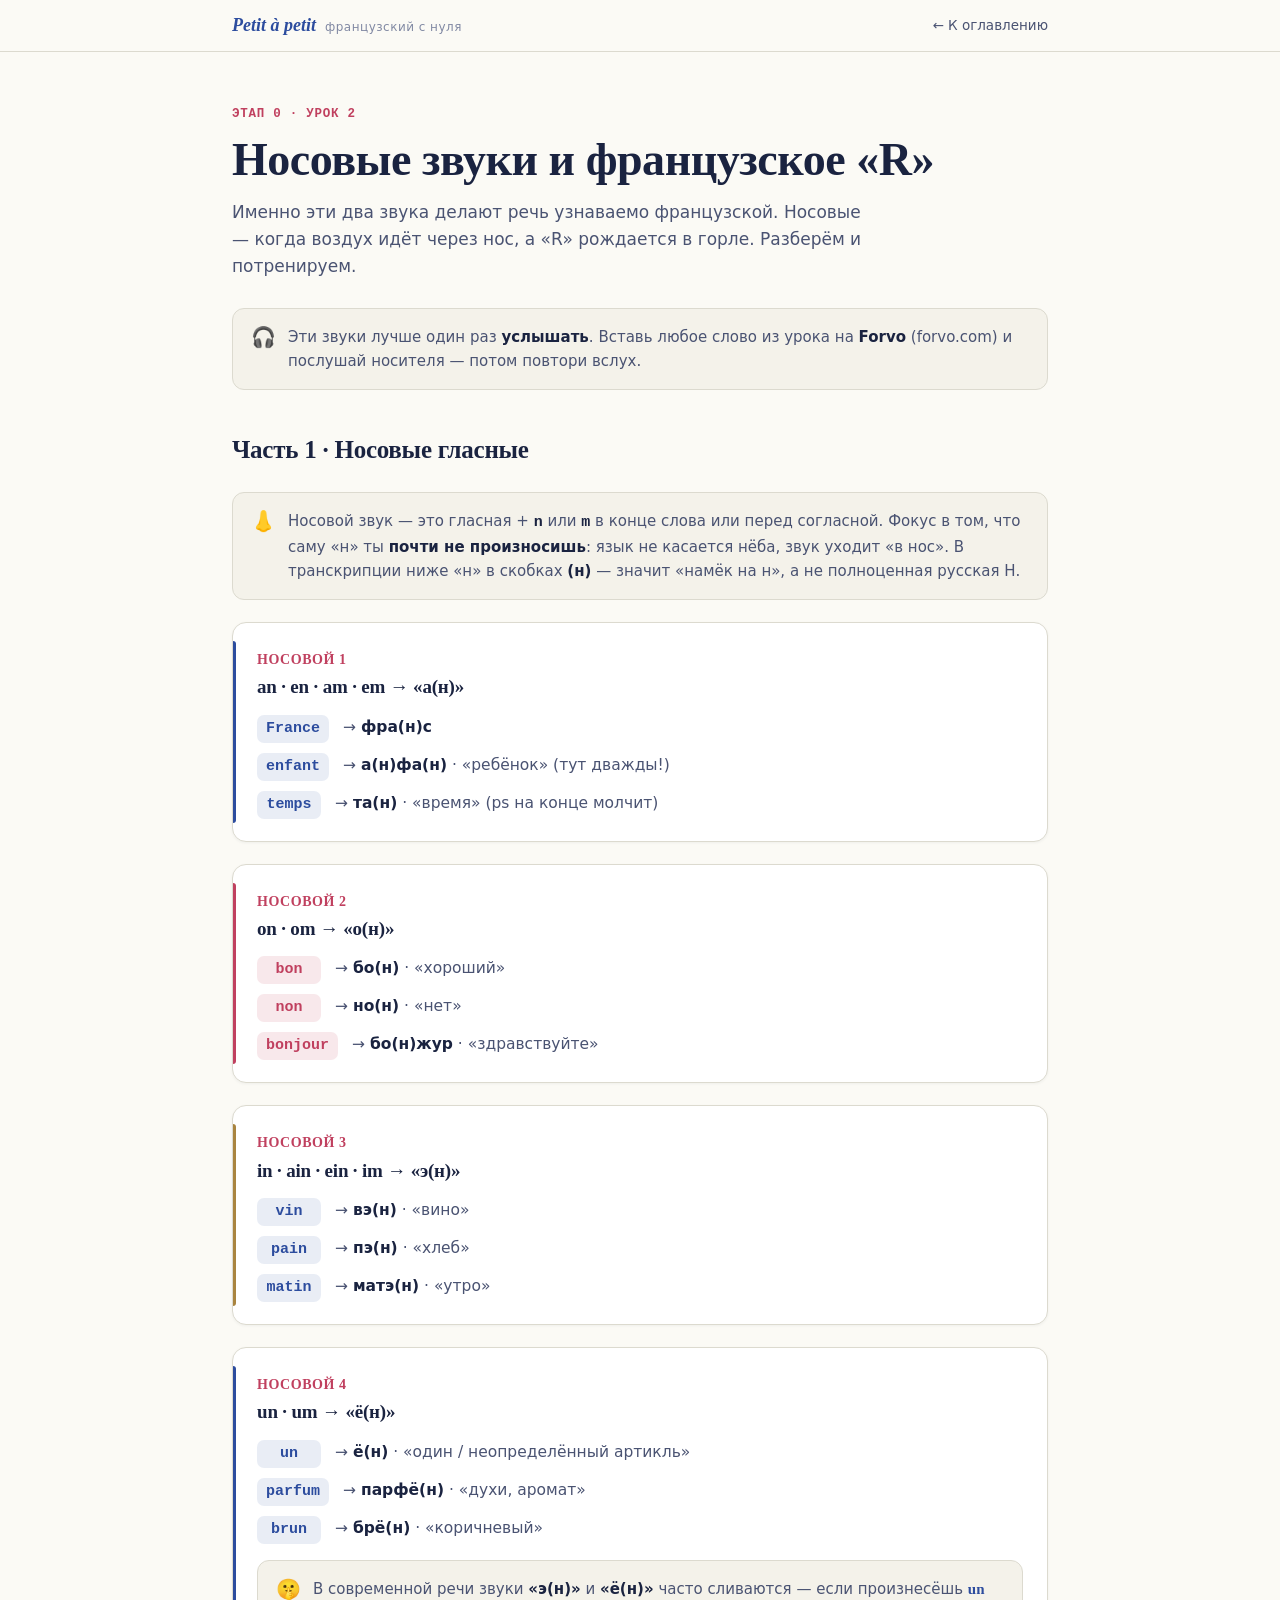
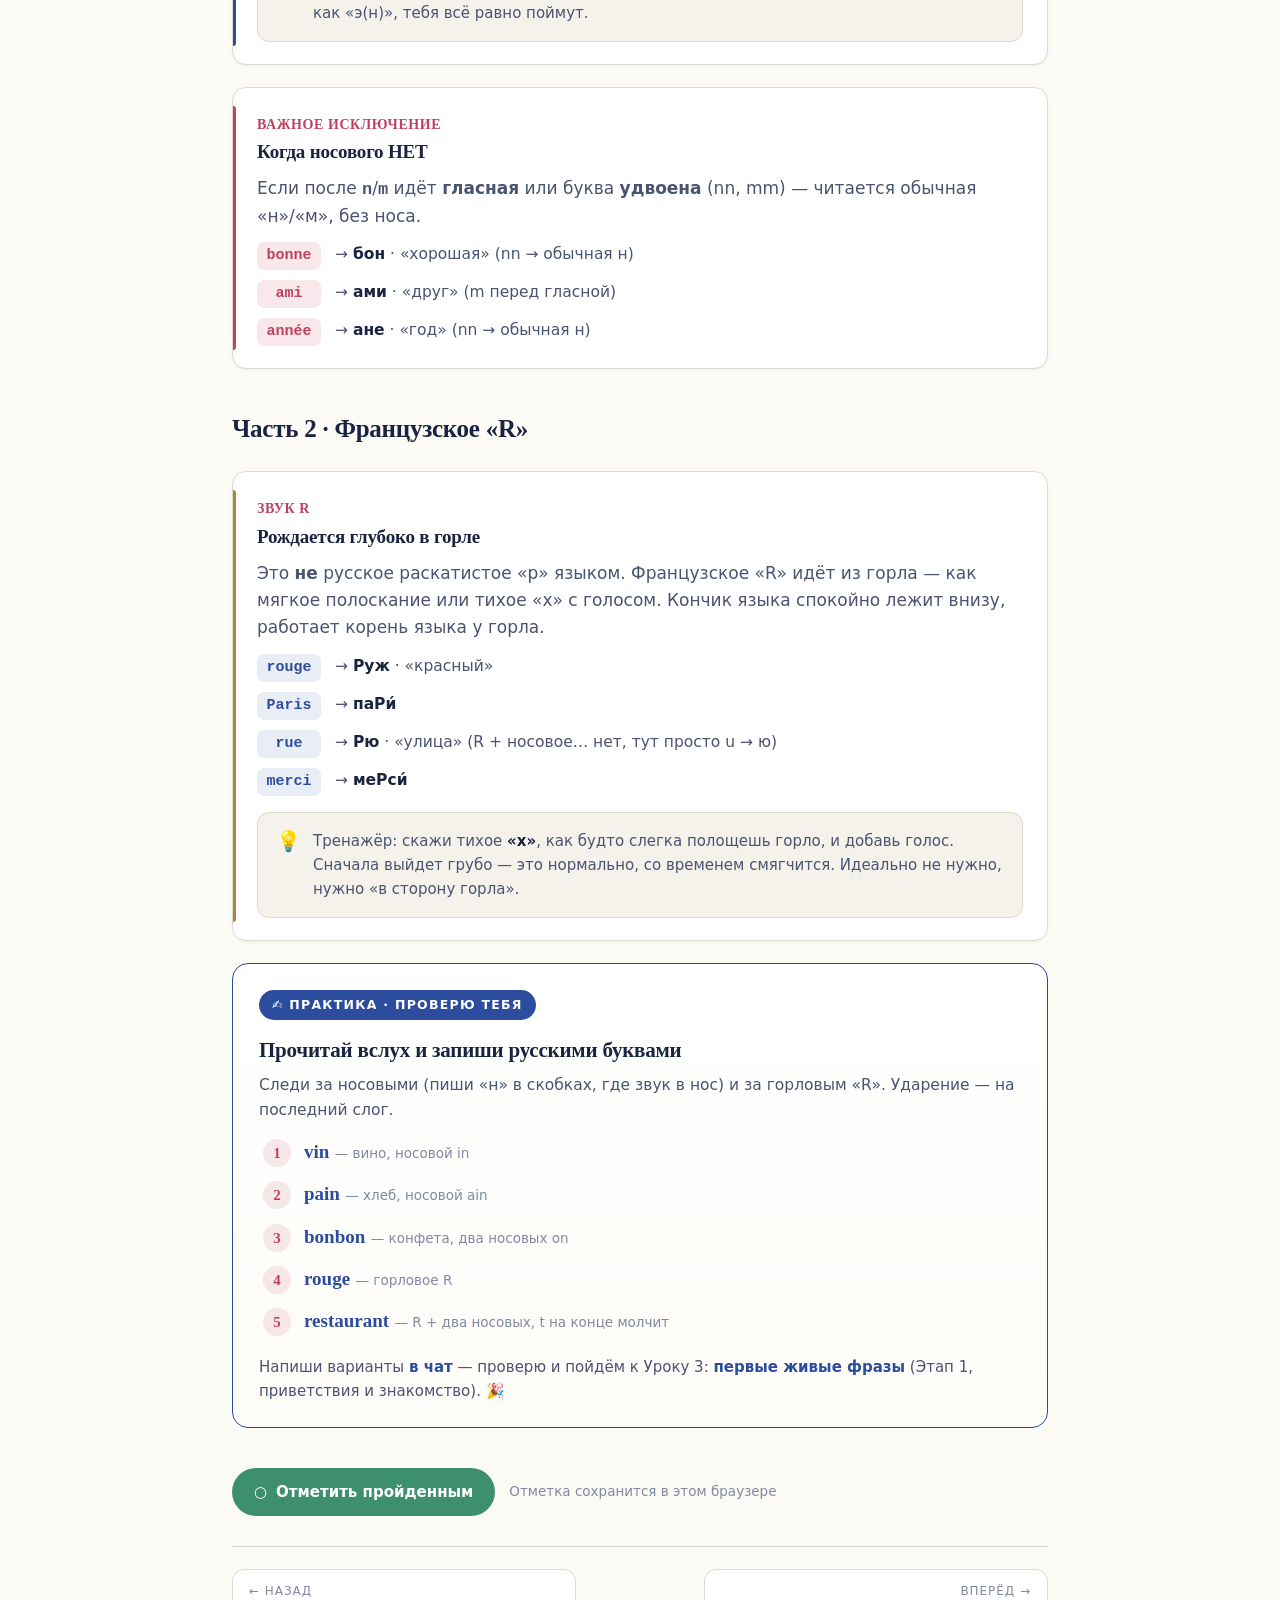
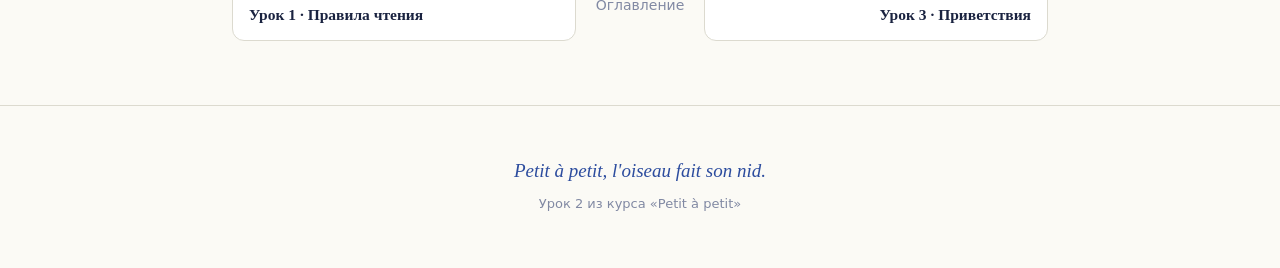
<file: francais/urok-02.html>
<!DOCTYPE html>
<html lang="ru">
<head>
<meta charset="utf-8">
<meta name="viewport" content="width=device-width, initial-scale=1">
<title>Урок 2 · Носовые звуки и французское R — Petit à petit</title>
<link rel="stylesheet" href="style.css">
</head>
<body>

<div class="topbar">
  <div class="topbar-in">
    <a class="brand" href="index.html">
      <span class="fr">Petit à petit</span>
      <span class="sub">французский с нуля</span>
    </a>
    <a class="to-index" href="index.html">← К оглавлению</a>
  </div>
</div>

<main class="wrap">

  <div class="lesson-head fade">
    <span class="crumb">Этап 0 · Урок 2</span>
    <h1>Носовые звуки и французское «R»</h1>
    <p class="lede">Именно эти два звука делают речь узнаваемо французской. Носовые — когда воздух идёт через нос, а «R» рождается в горле. Разберём и потренируем.</p>
  </div>

  <div class="lesson-body">

    <div class="callout">
      <span class="ic">🎧</span>
      <span>Эти звуки лучше один раз <b>услышать</b>. Вставь любое слово из урока на <b>Forvo</b> (forvo.com) и послушай носителя — потом повтори вслух.</span>
    </div>

    <h2>Часть 1 · Носовые гласные</h2>

    <div class="callout">
      <span class="ic">👃</span>
      <span>Носовой звук — это гласная + <b class="mono">n</b> или <b class="mono">m</b> в конце слова или перед согласной. Фокус в том, что саму «н» ты <b>почти не произносишь</b>: язык не касается нёба, звук уходит «в нос». В транскрипции ниже «н» в скобках <b>(н)</b> — значит «намёк на н», а не полноценная русская Н.</span>
    </div>

    <div class="rule">
      <span class="num">Носовой 1</span>
      <h3 class="serif">an · en · am · em → «а(н)»</h3>
      <ul class="ex-list">
        <li><span class="spell">France</span><span class="say">→ <b>фра(н)с</b></span></li>
        <li><span class="spell">enfant</span><span class="say">→ <b>а(н)фа(н)</b> · «ребёнок» (тут дважды!)</span></li>
        <li><span class="spell">temps</span><span class="say">→ <b>та(н)</b> · «время» (ps на конце молчит)</span></li>
      </ul>
    </div>

    <div class="rule rose">
      <span class="num">Носовой 2</span>
      <h3 class="serif">on · om → «о(н)»</h3>
      <ul class="ex-list">
        <li><span class="spell rose">bon</span><span class="say">→ <b>бо(н)</b> · «хороший»</span></li>
        <li><span class="spell rose">non</span><span class="say">→ <b>но(н)</b> · «нет»</span></li>
        <li><span class="spell rose">bonjour</span><span class="say">→ <b>бо(н)жур</b> · «здравствуйте»</span></li>
      </ul>
    </div>

    <div class="rule or">
      <span class="num">Носовой 3</span>
      <h3 class="serif">in · ain · ein · im → «э(н)»</h3>
      <ul class="ex-list">
        <li><span class="spell">vin</span><span class="say">→ <b>вэ(н)</b> · «вино»</span></li>
        <li><span class="spell">pain</span><span class="say">→ <b>пэ(н)</b> · «хлеб»</span></li>
        <li><span class="spell">matin</span><span class="say">→ <b>матэ(н)</b> · «утро»</span></li>
      </ul>
    </div>

    <div class="rule">
      <span class="num">Носовой 4</span>
      <h3 class="serif">un · um → «ё(н)»</h3>
      <ul class="ex-list">
        <li><span class="spell">un</span><span class="say">→ <b>ё(н)</b> · «один / неопределённый артикль»</span></li>
        <li><span class="spell">parfum</span><span class="say">→ <b>парфё(н)</b> · «духи, аромат»</span></li>
        <li><span class="spell">brun</span><span class="say">→ <b>брё(н)</b> · «коричневый»</span></li>
      </ul>
      <div class="callout" style="margin-top:16px">
        <span class="ic">🤫</span>
        <span>В современной речи звуки <b>«э(н)»</b> и <b>«ё(н)»</b> часто сливаются — если произнесёшь <span class="fr-word">un</span> как «э(н)», тебя всё равно поймут.</span>
      </div>
    </div>

    <div class="rule rose">
      <span class="num">Важное исключение</span>
      <h3 class="serif">Когда носового НЕТ</h3>
      <p style="margin-top:8px;color:var(--ink-soft)">Если после <b class="mono">n</b>/<b class="mono">m</b> идёт <b>гласная</b> или буква <b>удвоена</b> (nn, mm) — читается обычная «н»/«м», без носа.</p>
      <ul class="ex-list">
        <li><span class="spell rose">bonne</span><span class="say">→ <b>бон</b> · «хорошая» (nn → обычная н)</span></li>
        <li><span class="spell rose">ami</span><span class="say">→ <b>ами</b> · «друг» (m перед гласной)</span></li>
        <li><span class="spell rose">année</span><span class="say">→ <b>ане</b> · «год» (nn → обычная н)</span></li>
      </ul>
    </div>

    <h2>Часть 2 · Французское «R»</h2>

    <div class="rule or">
      <span class="num">Звук R</span>
      <h3 class="serif">Рождается глубоко в горле</h3>
      <p style="margin-top:8px;color:var(--ink-soft)">Это <b>не</b> русское раскатистое «р» языком. Французское «R» идёт из горла — как мягкое полоскание или тихое «х» с голосом. Кончик языка спокойно лежит внизу, работает корень языка у горла.</p>
      <ul class="ex-list">
        <li><span class="spell">rouge</span><span class="say">→ <b>Руж</b> · «красный»</span></li>
        <li><span class="spell">Paris</span><span class="say">→ <b>паРи́</b></span></li>
        <li><span class="spell">rue</span><span class="say">→ <b>Рю</b> · «улица» (R + носовое… нет, тут просто u → ю)</span></li>
        <li><span class="spell">merci</span><span class="say">→ <b>меРси́</b></span></li>
      </ul>
      <div class="callout" style="margin-top:16px">
        <span class="ic">💡</span>
        <span>Тренажёр: скажи тихое <b>«х»</b>, как будто слегка полощешь горло, и добавь голос. Сначала выйдет грубо — это нормально, со временем смягчится. Идеально не нужно, нужно «в сторону горла».</span>
      </div>
    </div>

    <!-- УПРАЖНЕНИЕ -->
    <div class="exercise">
      <span class="tag">✍️ Практика · проверю тебя</span>
      <h3 class="serif">Прочитай вслух и запиши русскими буквами</h3>
      <p style="color:var(--ink-soft);font-size:15.5px;margin-top:6px">Следи за носовыми (пиши «н» в скобках, где звук в нос) и за горловым «R». Ударение — на последний слог.</p>
      <ol>
        <li><span><span class="fr-word" style="font-size:19px">vin</span> <span class="hint">— вино, носовой in</span></span></li>
        <li><span><span class="fr-word" style="font-size:19px">pain</span> <span class="hint">— хлеб, носовой ain</span></span></li>
        <li><span><span class="fr-word" style="font-size:19px">bonbon</span> <span class="hint">— конфета, два носовых on</span></span></li>
        <li><span><span class="fr-word" style="font-size:19px">rouge</span> <span class="hint">— горловое R</span></span></li>
        <li><span><span class="fr-word" style="font-size:19px">restaurant</span> <span class="hint">— R + два носовых, t на конце молчит</span></span></li>
      </ol>
      <p class="send">Напиши варианты <b>в чат</b> — проверю и пойдём к Уроку 3: <b>первые живые фразы</b> (Этап 1, приветствия и знакомство). 🎉</p>
    </div>

    <!-- Кнопка «пройдено» -->
    <div class="done-row">
      <button class="btn-done" data-lesson="urok-02">
        <span class="mark">○</span> <span class="label">Отметить пройденным</span>
      </button>
      <span class="done-note">Отметка сохранится в этом браузере</span>
    </div>

    <!-- Навигация -->
    <nav class="lesson-nav">
      <a class="nav-prev" href="urok-01.html">
        <span class="dir">← Назад</span>
        <span class="ttl">Урок 1 · Правила чтения</span>
      </a>
      <a class="home" href="index.html">Оглавление</a>
      <a class="nav-next" href="urok-03.html">
        <span class="dir">Вперёд →</span>
        <span class="ttl">Урок 3 · Приветствия</span>
      </a>
    </nav>

  </div>
</main>

<footer class="site">
  <div class="fr">Petit à petit, l'oiseau fait son nid.</div>
  <p>Урок 2 из курса «Petit à petit»</p>
</footer>

<script src="app.js"></script>
</body>
</html>
</file>
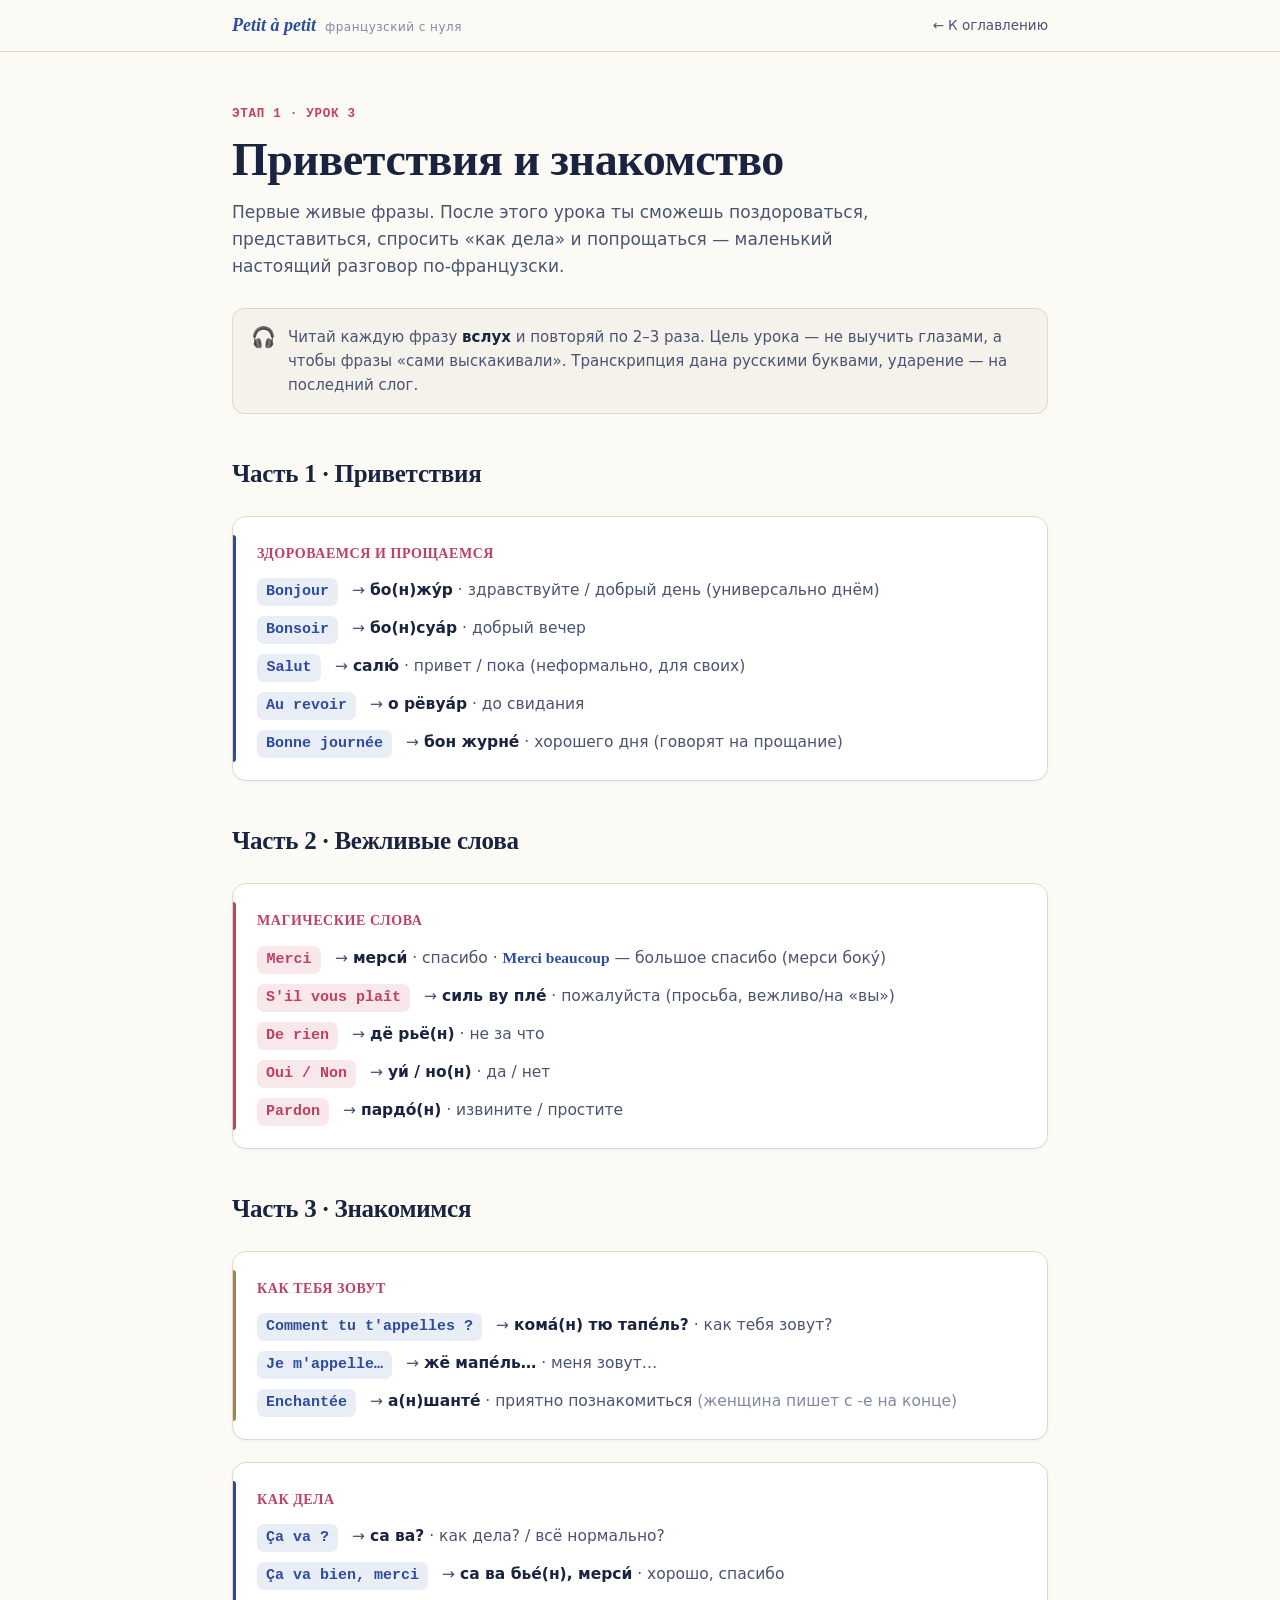
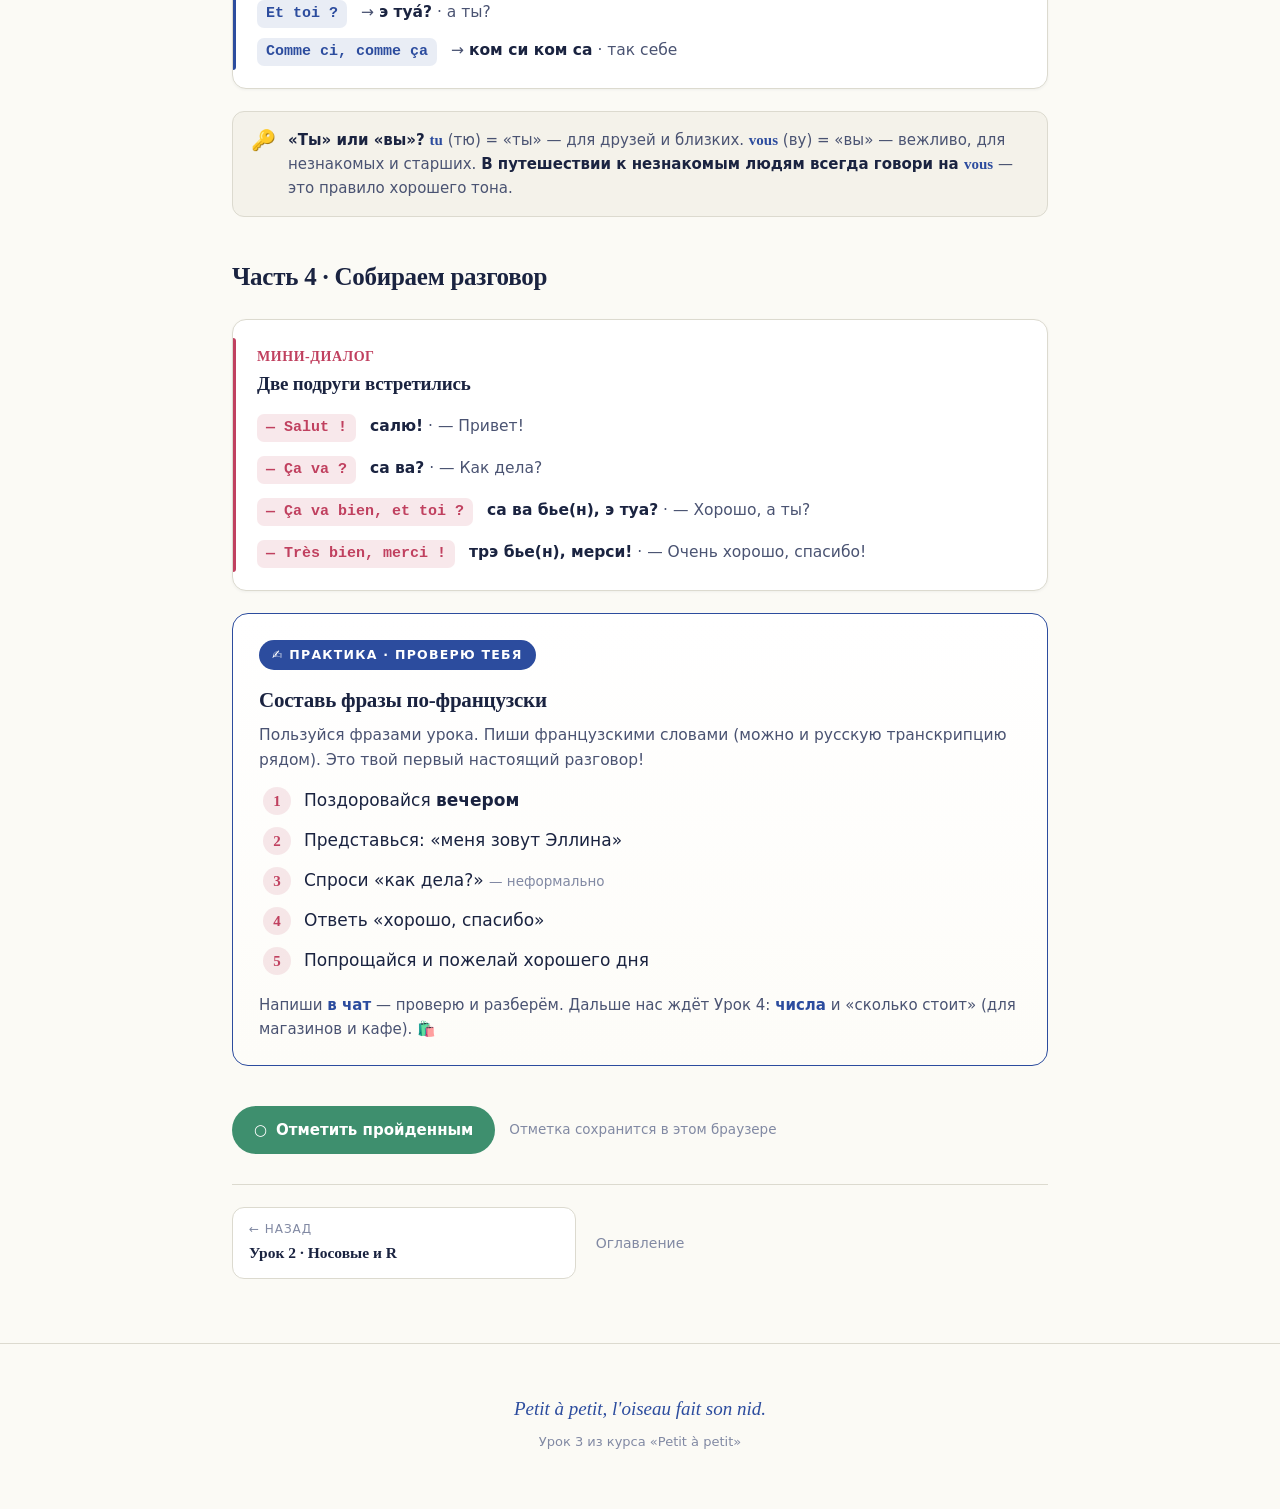
<file: francais/urok-03.html>
<!DOCTYPE html>
<html lang="ru">
<head>
<meta charset="utf-8">
<meta name="viewport" content="width=device-width, initial-scale=1">
<title>Урок 3 · Приветствия и знакомство — Petit à petit</title>
<link rel="stylesheet" href="style.css">
</head>
<body>

<div class="topbar">
  <div class="topbar-in">
    <a class="brand" href="index.html">
      <span class="fr">Petit à petit</span>
      <span class="sub">французский с нуля</span>
    </a>
    <a class="to-index" href="index.html">← К оглавлению</a>
  </div>
</div>

<main class="wrap">

  <div class="lesson-head fade">
    <span class="crumb">Этап 1 · Урок 3</span>
    <h1>Приветствия и знакомство</h1>
    <p class="lede">Первые живые фразы. После этого урока ты сможешь поздороваться, представиться, спросить «как дела» и попрощаться — маленький настоящий разговор по-французски.</p>
  </div>

  <div class="lesson-body">

    <div class="callout">
      <span class="ic">🎧</span>
      <span>Читай каждую фразу <b>вслух</b> и повторяй по 2–3 раза. Цель урока — не выучить глазами, а чтобы фразы «сами выскакивали». Транскрипция дана русскими буквами, ударение — на последний слог.</span>
    </div>

    <h2>Часть 1 · Приветствия</h2>
    <div class="rule">
      <span class="num">Здороваемся и прощаемся</span>
      <ul class="ex-list">
        <li><span class="spell">Bonjour</span><span class="say">→ <b>бо(н)жу́р</b> · здравствуйте / добрый день (универсально днём)</span></li>
        <li><span class="spell">Bonsoir</span><span class="say">→ <b>бо(н)суа́р</b> · добрый вечер</span></li>
        <li><span class="spell">Salut</span><span class="say">→ <b>салю́</b> · привет / пока (неформально, для своих)</span></li>
        <li><span class="spell">Au revoir</span><span class="say">→ <b>о рёвуа́р</b> · до свидания</span></li>
        <li><span class="spell">Bonne journée</span><span class="say">→ <b>бон журне́</b> · хорошего дня (говорят на прощание)</span></li>
      </ul>
    </div>

    <h2>Часть 2 · Вежливые слова</h2>
    <div class="rule rose">
      <span class="num">Магические слова</span>
      <ul class="ex-list">
        <li><span class="spell rose">Merci</span><span class="say">→ <b>мерси́</b> · спасибо · <span class="fr-word">Merci beaucoup</span> — большое спасибо (мерси боку́)</span></li>
        <li><span class="spell rose">S'il vous plaît</span><span class="say">→ <b>силь ву пле́</b> · пожалуйста (просьба, вежливо/на «вы»)</span></li>
        <li><span class="spell rose">De rien</span><span class="say">→ <b>дё рьё(н)</b> · не за что</span></li>
        <li><span class="spell rose">Oui / Non</span><span class="say">→ <b>уи́ / но(н)</b> · да / нет</span></li>
        <li><span class="spell rose">Pardon</span><span class="say">→ <b>пардо́(н)</b> · извините / простите</span></li>
      </ul>
    </div>

    <h2>Часть 3 · Знакомимся</h2>
    <div class="rule or">
      <span class="num">Как тебя зовут</span>
      <ul class="ex-list">
        <li><span class="spell">Comment tu t'appelles&nbsp;?</span><span class="say">→ <b>кома́(н) тю тапе́ль?</b> · как тебя зовут?</span></li>
        <li><span class="spell">Je m'appelle…</span><span class="say">→ <b>жё мапе́ль…</b> · меня зовут…</span></li>
        <li><span class="spell">Enchantée</span><span class="say">→ <b>а(н)шанте́</b> · приятно познакомиться <span style="color:var(--ink-faint)">(женщина пишет с -e на конце)</span></span></li>
      </ul>
    </div>

    <div class="rule">
      <span class="num">Как дела</span>
      <ul class="ex-list">
        <li><span class="spell">Ça va&nbsp;?</span><span class="say">→ <b>са ва?</b> · как дела? / всё нормально?</span></li>
        <li><span class="spell">Ça va bien, merci</span><span class="say">→ <b>са ва бье́(н), мерси́</b> · хорошо, спасибо</span></li>
        <li><span class="spell">Et toi&nbsp;?</span><span class="say">→ <b>э туа́?</b> · а ты?</span></li>
        <li><span class="spell">Comme ci, comme ça</span><span class="say">→ <b>ком си ком са</b> · так себе</span></li>
      </ul>
    </div>

    <div class="callout">
      <span class="ic">🔑</span>
      <span><b>«Ты» или «вы»?</b> <span class="fr-word">tu</span> (тю) = «ты» — для друзей и близких. <span class="fr-word">vous</span> (ву) = «вы» — вежливо, для незнакомых и старших. <b>В путешествии к незнакомым людям всегда говори на <span class="fr-word">vous</span></b> — это правило хорошего тона.</span>
    </div>

    <h2>Часть 4 · Собираем разговор</h2>
    <div class="rule rose">
      <span class="num">Мини-диалог</span>
      <h3 class="serif">Две подруги встретились</h3>
      <ul class="ex-list" style="gap:14px;margin-top:14px">
        <li><span class="spell rose">— Salut&nbsp;!</span><span class="say"><b>салю!</b> · — Привет!</span></li>
        <li><span class="spell rose">— Ça va&nbsp;?</span><span class="say"><b>са ва?</b> · — Как дела?</span></li>
        <li><span class="spell rose">— Ça va bien, et toi&nbsp;?</span><span class="say"><b>са ва бье(н), э туа?</b> · — Хорошо, а ты?</span></li>
        <li><span class="spell rose">— Très bien, merci&nbsp;!</span><span class="say"><b>трэ бье(н), мерси!</b> · — Очень хорошо, спасибо!</span></li>
      </ul>
    </div>

    <!-- УПРАЖНЕНИЕ -->
    <div class="exercise">
      <span class="tag">✍️ Практика · проверю тебя</span>
      <h3 class="serif">Составь фразы по-французски</h3>
      <p style="color:var(--ink-soft);font-size:15.5px;margin-top:6px">Пользуйся фразами урока. Пиши французскими словами (можно и русскую транскрипцию рядом). Это твой первый настоящий разговор!</p>
      <ol>
        <li><span>Поздоровайся <b>вечером</b></span></li>
        <li><span>Представься: «меня зовут Эллина»</span></li>
        <li><span>Спроси «как дела?» <span class="hint">— неформально</span></span></li>
        <li><span>Ответь «хорошо, спасибо»</span></li>
        <li><span>Попрощайся и пожелай хорошего дня</span></li>
      </ol>
      <p class="send">Напиши <b>в чат</b> — проверю и разберём. Дальше нас ждёт Урок 4: <b>числа</b> и «сколько стоит» (для магазинов и кафе). 🛍️</p>
    </div>

    <!-- Кнопка «пройдено» -->
    <div class="done-row">
      <button class="btn-done" data-lesson="urok-03">
        <span class="mark">○</span> <span class="label">Отметить пройденным</span>
      </button>
      <span class="done-note">Отметка сохранится в этом браузере</span>
    </div>

    <!-- Навигация -->
    <nav class="lesson-nav">
      <a class="nav-prev" href="urok-02.html">
        <span class="dir">← Назад</span>
        <span class="ttl">Урок 2 · Носовые и R</span>
      </a>
      <a class="home" href="index.html">Оглавление</a>
      <span class="nav-next placeholder"></span>
    </nav>

  </div>
</main>

<footer class="site">
  <div class="fr">Petit à petit, l'oiseau fait son nid.</div>
  <p>Урок 3 из курса «Petit à petit»</p>
</footer>

<script src="app.js"></script>
</body>
</html>
</file>
<file: francais/style.css>
/* ==========================================================================
   Petit à petit · французский с нуля — общая дизайн-система учебника
   Тема: французская тетрадь в косую линейку (Séyès). Одна на все страницы.
   ========================================================================== */

:root {
  --paper: #FBFAF5;
  --paper-2: #F4F2EA;
  --ink: #1A2340;
  --ink-soft: #4A5372;
  --ink-faint: #8189A3;
  --line: #DCDACF;
  --line-blue: #C3D2E8;
  --line-violet: #D6CEE0;
  --bleu: #2C4C9E;
  --bleu-bright: #3A62C4;
  --framboise: #C0405F;
  --or: #A9843F;
  --vert: #3E8F6E;
  --card: #FFFFFF;
  --card-2: #FDFCF8;
  --shadow: 26 35 64;
}
@media (prefers-color-scheme: dark) {
  :root {
    --paper: #10162B; --paper-2: #161D36; --ink: #EDEFF6; --ink-soft: #AEB6D0;
    --ink-faint: #757EA0; --line: #2A3252; --line-blue: #2C3A63; --line-violet: #3A3358;
    --bleu: #7C99DE; --bleu-bright: #94ABE8; --framboise: #E68199; --or: #D0AA65;
    --vert: #64C39C; --card: #182142; --card-2: #141B37; --shadow: 0 0 0;
  }
}
:root[data-theme="light"] {
  --paper: #FBFAF5; --paper-2: #F4F2EA; --ink: #1A2340; --ink-soft: #4A5372;
  --ink-faint: #8189A3; --line: #DCDACF; --line-blue: #C3D2E8; --line-violet: #D6CEE0;
  --bleu: #2C4C9E; --bleu-bright: #3A62C4; --framboise: #C0405F; --or: #A9843F;
  --vert: #3E8F6E; --card: #FFFFFF; --card-2: #FDFCF8; --shadow: 26 35 64;
}
:root[data-theme="dark"] {
  --paper: #10162B; --paper-2: #161D36; --ink: #EDEFF6; --ink-soft: #AEB6D0;
  --ink-faint: #757EA0; --line: #2A3252; --line-blue: #2C3A63; --line-violet: #3A3358;
  --bleu: #7C99DE; --bleu-bright: #94ABE8; --framboise: #E68199; --or: #D0AA65;
  --vert: #64C39C; --card: #182142; --card-2: #141B37; --shadow: 0 0 0;
}

* { box-sizing: border-box; }
html { -webkit-text-size-adjust: 100%; scroll-behavior: smooth; }
body {
  margin: 0; background: var(--paper); color: var(--ink);
  font-family: system-ui, -apple-system, "Segoe UI", Roboto, sans-serif;
  line-height: 1.6; font-size: 17px; overflow-x: hidden;
}
@media (prefers-reduced-motion: reduce) { html { scroll-behavior: auto; } }

.serif { font-family: "Iowan Old Style", "Palatino Linotype", Palatino, "Book Antiqua", Georgia, serif; }
.mono  { font-family: ui-monospace, "SF Mono", "Cascadia Code", "JetBrains Mono", Menlo, Consolas, monospace; }
.wrap  { max-width: 860px; margin: 0 auto; padding: 0 22px; }

a { color: var(--bleu); text-decoration-color: color-mix(in srgb, var(--bleu) 40%, transparent); text-underline-offset: 3px; }
a:hover { text-decoration-color: var(--bleu); }
:focus-visible { outline: 2px solid var(--bleu); outline-offset: 3px; border-radius: 4px; }

/* ---------- Верхняя мини-навигация (на всех страницах) ---------- */
.topbar {
  position: sticky; top: 0; z-index: 20;
  background: color-mix(in srgb, var(--paper) 88%, transparent);
  -webkit-backdrop-filter: blur(10px); backdrop-filter: blur(10px);
  border-bottom: 1px solid var(--line);
}
.topbar-in {
  max-width: 860px; margin: 0 auto; padding: 11px 22px;
  display: flex; align-items: center; justify-content: space-between; gap: 14px;
}
.brand { display: flex; align-items: baseline; gap: 9px; text-decoration: none; color: var(--ink); }
.brand .fr { font-family: "Iowan Old Style", Palatino, Georgia, serif; font-style: italic; font-weight: 600; font-size: 18px; color: var(--bleu); }
.brand .sub { font-size: 12px; color: var(--ink-faint); letter-spacing: .04em; }
.topbar .to-index { font-size: 13.5px; color: var(--ink-soft); text-decoration: none; display: inline-flex; align-items: center; gap: 6px; }
.topbar .to-index:hover { color: var(--bleu); }

/* ---------- Заголовки ---------- */
h1, h2, h3, h4 { font-family: "Iowan Old Style", "Palatino Linotype", Palatino, Georgia, serif; letter-spacing: -.01em; text-wrap: balance; }
.eyebrow {
  font-size: 12.5px; letter-spacing: .2em; text-transform: uppercase;
  color: var(--framboise); font-weight: 600; margin: 0 0 14px;
  display: flex; align-items: center; gap: 11px;
}
.eyebrow::before { content: ""; width: 30px; height: 1.5px; background: var(--framboise); display: inline-block; }

/* ==========================================================================
   ГЛАВНАЯ / ОГЛАВЛЕНИЕ
   ========================================================================== */
.cover { position: relative; padding: 70px 22px 40px; border-bottom: 1px solid var(--line); overflow: hidden; }
.cover-lines {
  position: absolute; inset: 0; opacity: .5; pointer-events: none;
  background-image: repeating-linear-gradient(to bottom, transparent 0 31px, var(--line-blue) 31px 32px);
  mask-image: linear-gradient(to bottom, transparent, #000 25%, #000 72%, transparent);
  -webkit-mask-image: linear-gradient(to bottom, transparent, #000 25%, #000 72%, transparent);
}
.cover-in { position: relative; max-width: 860px; margin: 0 auto; }
.cover h1 { font-size: clamp(40px, 8vw, 72px); font-weight: 600; line-height: 1.02; margin: 0; }
.cover h1 .accent { color: var(--bleu); font-style: italic; }
.cover .tagline { font-size: clamp(16px, 2.4vw, 20px); color: var(--ink-soft); margin: 20px 0 0; max-width: 34ch; }

.progress-card {
  margin: 30px 0 0; background: var(--card); border: 1px solid var(--line);
  border-radius: 14px; padding: 18px 20px; box-shadow: 0 1px 3px rgb(var(--shadow) / .05);
}
.progress-top { display: flex; justify-content: space-between; align-items: baseline; margin-bottom: 10px; }
.progress-top .lbl { font-size: 13px; text-transform: uppercase; letter-spacing: .1em; color: var(--ink-faint); font-weight: 600; }
.progress-top .cnt { font-family: "Iowan Old Style", Palatino, Georgia, serif; font-weight: 600; font-size: 15px; }
.progress-top .cnt b { color: var(--bleu); }
.bar { height: 9px; border-radius: 999px; background: var(--paper-2); overflow: hidden; border: 1px solid var(--line); }
.bar > i { display: block; height: 100%; width: 0; background: linear-gradient(90deg, var(--bleu), var(--bleu-bright)); border-radius: 999px; transition: width .6s ease; }

/* модуль-этап */
.module { margin-top: 34px; }
.module-head { display: flex; align-items: baseline; gap: 12px; flex-wrap: wrap; margin-bottom: 6px; }
.module-tag {
  font-family: ui-monospace, Menlo, monospace; font-size: 11.5px; font-weight: 600;
  letter-spacing: .08em; text-transform: uppercase; color: #fff; background: var(--bleu);
  padding: 4px 11px; border-radius: 999px;
}
.module[data-stage="0"] .module-tag { background: var(--framboise); }
.module[data-stage="2"] .module-tag { background: var(--or); }
.module[data-stage="3"] .module-tag { background: var(--ink); }
.module-head h2 { font-size: 24px; margin: 0; }
.module-head .when { font-size: 13px; color: var(--ink-faint); font-family: ui-monospace, Menlo, monospace; }
.module-desc { color: var(--ink-soft); font-size: 15px; margin: 4px 0 16px; }

.lessons { list-style: none; margin: 0; padding: 0; display: grid; gap: 10px; }
.lesson-link {
  display: flex; align-items: center; gap: 14px; text-decoration: none; color: inherit;
  background: var(--card); border: 1px solid var(--line); border-radius: 12px;
  padding: 15px 18px; transition: border-color .18s, transform .18s, box-shadow .18s;
}
.lesson-link:hover { border-color: var(--bleu); transform: translateX(3px); box-shadow: 0 2px 10px rgb(var(--shadow) / .06); }
.lesson-link .status {
  flex: none; width: 26px; height: 26px; border-radius: 50%;
  border: 2px solid var(--line); display: grid; place-items: center;
  font-size: 14px; color: var(--ink-faint); background: var(--paper-2);
}
.lesson-link.done .status { background: var(--vert); border-color: var(--vert); color: #fff; }
.lesson-link.done .status::before { content: "✓"; }
.lesson-link .n { font-family: ui-monospace, Menlo, monospace; font-size: 12.5px; color: var(--ink-faint); }
.lesson-link .t { font-weight: 600; font-family: "Iowan Old Style", Palatino, Georgia, serif; font-size: 18px; flex: 1; }
.lesson-link .t small { display: block; font-family: system-ui, sans-serif; font-weight: 400; font-size: 13px; color: var(--ink-faint); margin-top: 1px; }
.lesson-link .arrow { color: var(--ink-faint); font-size: 18px; }
.lesson-link.soon { opacity: .55; pointer-events: none; }
.lesson-link.soon .t small { color: var(--framboise); }

/* ==========================================================================
   СТРАНИЦА УРОКА
   ========================================================================== */
.lesson-head { padding: 46px 0 8px; }
.crumb { font-family: ui-monospace, Menlo, monospace; font-size: 12.5px; letter-spacing: .06em; color: var(--framboise); font-weight: 600; text-transform: uppercase; }
.lesson-head h1 { font-size: clamp(30px, 6vw, 46px); font-weight: 600; line-height: 1.08; margin: 10px 0 0; }
.lesson-head .lede { color: var(--ink-soft); font-size: 17px; margin: 14px 0 0; max-width: 60ch; }

.lesson-body { padding: 20px 0 10px; }
.lesson-body > * + * { margin-top: 22px; }
.lesson-body h2 { font-size: 25px; font-weight: 600; margin: 40px 0 0; }
.lesson-body h3 { font-size: 19px; font-weight: 600; margin: 0 0 4px; }
.lesson-body p { margin: 0; }
.lesson-body p + p { margin-top: 12px; }

/* блок-правило */
.rule {
  background: var(--card); border: 1px solid var(--line); border-radius: 14px;
  padding: 22px 24px; position: relative; box-shadow: 0 1px 3px rgb(var(--shadow) / .05);
}
.rule::before { content: ""; position: absolute; left: 0; top: 18px; bottom: 18px; width: 3px; background: var(--bleu); border-radius: 0 3px 3px 0; }
.rule.rose::before { background: var(--framboise); }
.rule.or::before { background: var(--or); }
.rule .num {
  font-family: "Iowan Old Style", Palatino, Georgia, serif; font-weight: 600;
  color: var(--framboise); font-size: 14px; letter-spacing: .04em; text-transform: uppercase;
}

/* примеры звучания */
.ex-list { list-style: none; margin: 12px 0 0; padding: 0; display: grid; gap: 10px; }
.ex-list li { display: grid; grid-template-columns: auto 1fr; gap: 14px; align-items: baseline; }
.spell {
  font-family: ui-monospace, Menlo, monospace; font-weight: 600; color: var(--bleu);
  background: color-mix(in srgb, var(--bleu) 10%, transparent);
  padding: 2px 9px; border-radius: 7px; font-size: 15px; white-space: nowrap;
  min-width: 64px; text-align: center;
}
.spell.rose { color: var(--framboise); background: color-mix(in srgb, var(--framboise) 12%, transparent); }
.say { color: var(--ink-soft); font-size: 15.5px; }
.say b { color: var(--ink); }
.fr-word { font-family: "Iowan Old Style", Palatino, Georgia, serif; font-weight: 600; color: var(--bleu); }

/* коробка-подсказка */
.callout {
  background: var(--paper-2); border: 1px solid var(--line); border-radius: 12px;
  padding: 16px 18px; font-size: 15px; color: var(--ink-soft);
  display: grid; grid-template-columns: auto 1fr; gap: 12px; align-items: start;
}
.callout .ic { font-size: 20px; line-height: 1.2; }
.callout b { color: var(--ink); }

/* блок-упражнение */
.exercise {
  background: linear-gradient(180deg, var(--card), var(--card-2));
  border: 1.5px solid var(--bleu); border-radius: 16px; padding: 26px 26px 24px;
}
.exercise .tag {
  display: inline-flex; align-items: center; gap: 8px; font-size: 12.5px; font-weight: 600;
  text-transform: uppercase; letter-spacing: .1em; color: #fff; background: var(--bleu);
  padding: 5px 13px; border-radius: 999px; margin-bottom: 14px;
}
.exercise h3 { font-size: 21px; margin: 0 0 6px; }
.exercise ol { margin: 14px 0 0; padding-left: 4px; list-style: none; counter-reset: q; display: grid; gap: 12px; }
.exercise ol li { counter-increment: q; display: grid; grid-template-columns: auto 1fr; gap: 13px; align-items: baseline; font-size: 17px; }
.exercise ol li::before {
  content: counter(q); font-family: "Iowan Old Style", Palatino, Georgia, serif; font-weight: 600;
  color: var(--framboise); background: color-mix(in srgb, var(--framboise) 12%, transparent);
  width: 28px; height: 28px; border-radius: 50%; display: grid; place-items: center; font-size: 15px;
}
.exercise .hint { color: var(--ink-faint); font-size: 13.5px; }
.exercise .send { margin: 18px 0 0; font-size: 15px; color: var(--ink-soft); }
.exercise .send b { color: var(--bleu); }

/* маленькая таблица (слова/числа) */
.tbl-wrap { overflow-x: auto; border: 1px solid var(--line); border-radius: 12px; background: var(--card); }
table.mini { width: 100%; border-collapse: collapse; }
table.mini th, table.mini td { text-align: left; padding: 11px 16px; border-bottom: 1px solid var(--line); font-size: 15.5px; }
table.mini thead th { font-size: 11.5px; text-transform: uppercase; letter-spacing: .1em; color: var(--ink-faint); background: var(--paper-2); }
table.mini tbody tr:last-child td { border-bottom: none; }
table.mini .fr { font-family: "Iowan Old Style", Palatino, Georgia, serif; font-weight: 600; color: var(--bleu); white-space: nowrap; }
table.mini .ipa { font-family: ui-monospace, Menlo, monospace; color: var(--ink-faint); font-size: 13.5px; white-space: nowrap; }

/* кнопка «пройдено» */
.done-row { margin-top: 40px; display: flex; align-items: center; gap: 14px; flex-wrap: wrap; }
.btn-done {
  font: inherit; font-size: 15px; font-weight: 600; cursor: pointer;
  background: var(--vert); color: #fff; border: none; border-radius: 999px;
  padding: 12px 22px; display: inline-flex; align-items: center; gap: 9px; transition: filter .15s, background .15s;
}
.btn-done:hover { filter: brightness(1.05); }
.btn-done.is-done { background: var(--card); color: var(--vert); border: 1.5px solid var(--vert); }
.done-note { font-size: 13.5px; color: var(--ink-faint); }

/* нижняя навигация между уроками */
.lesson-nav {
  margin-top: 30px; padding: 22px 0 0; border-top: 1px solid var(--line);
  display: grid; grid-template-columns: 1fr auto 1fr; gap: 12px; align-items: center;
}
.lesson-nav a { text-decoration: none; }
.nav-prev, .nav-next {
  display: flex; flex-direction: column; gap: 2px;
  padding: 12px 16px; border: 1px solid var(--line); border-radius: 12px; background: var(--card);
  transition: border-color .18s;
}
.nav-prev:hover, .nav-next:hover { border-color: var(--bleu); }
.nav-next { text-align: right; }
.lesson-nav .dir { font-size: 12px; color: var(--ink-faint); text-transform: uppercase; letter-spacing: .08em; }
.lesson-nav .ttl { font-weight: 600; font-family: "Iowan Old Style", Palatino, Georgia, serif; color: var(--ink); font-size: 15.5px; }
.lesson-nav .home { color: var(--ink-faint); text-decoration: none; font-size: 14px; padding: 8px; }
.lesson-nav .home:hover { color: var(--bleu); }
.lesson-nav .placeholder { visibility: hidden; }

footer.site { text-align: center; padding: 50px 22px 56px; color: var(--ink-faint); border-top: 1px solid var(--line); margin-top: 54px; }
footer.site .fr { font-family: "Iowan Old Style", Palatino, Georgia, serif; font-style: italic; font-size: 19px; color: var(--bleu); }
footer.site p { margin: 8px 0 0; font-size: 13px; }

.fade { opacity: 0; transform: translateY(12px); animation: rise .6s ease forwards; }
@keyframes rise { to { opacity: 1; transform: none; } }
@media (prefers-reduced-motion: reduce) { .fade { animation: none; opacity: 1; transform: none; } }
</file>
